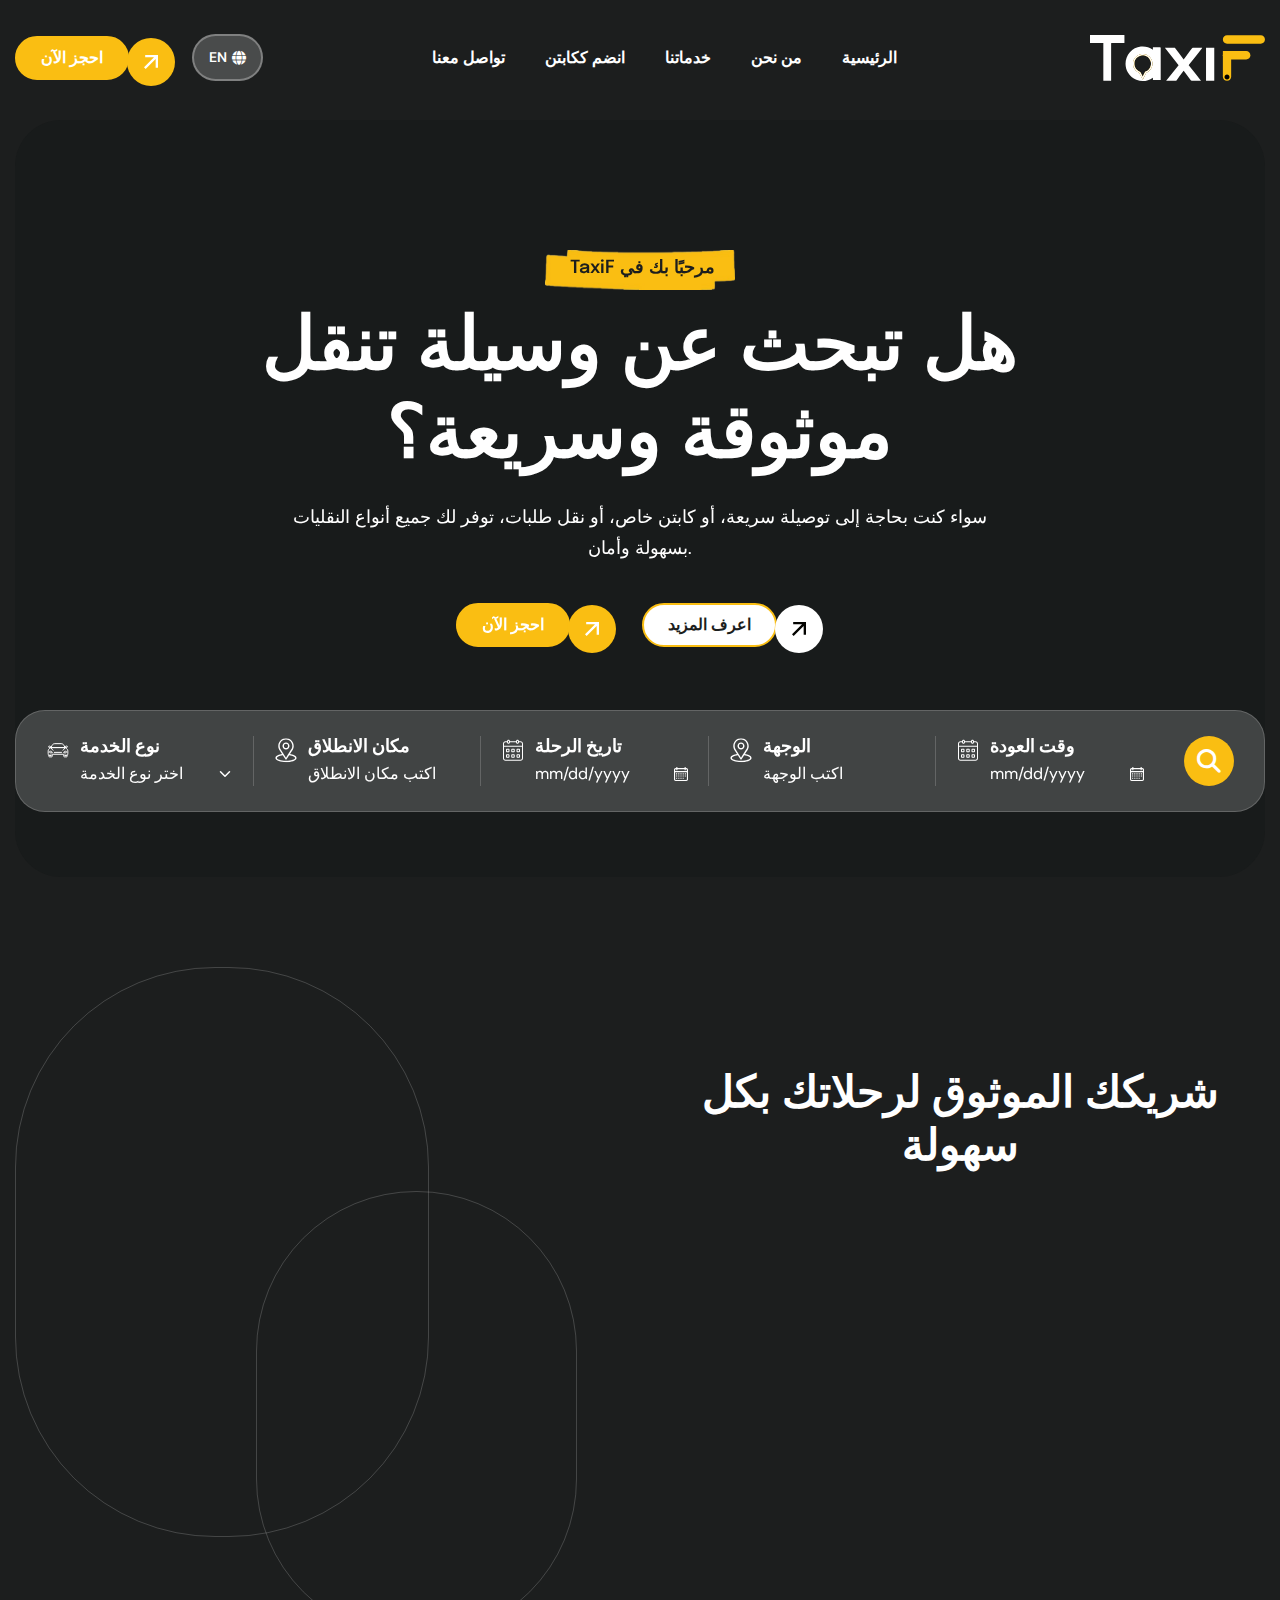
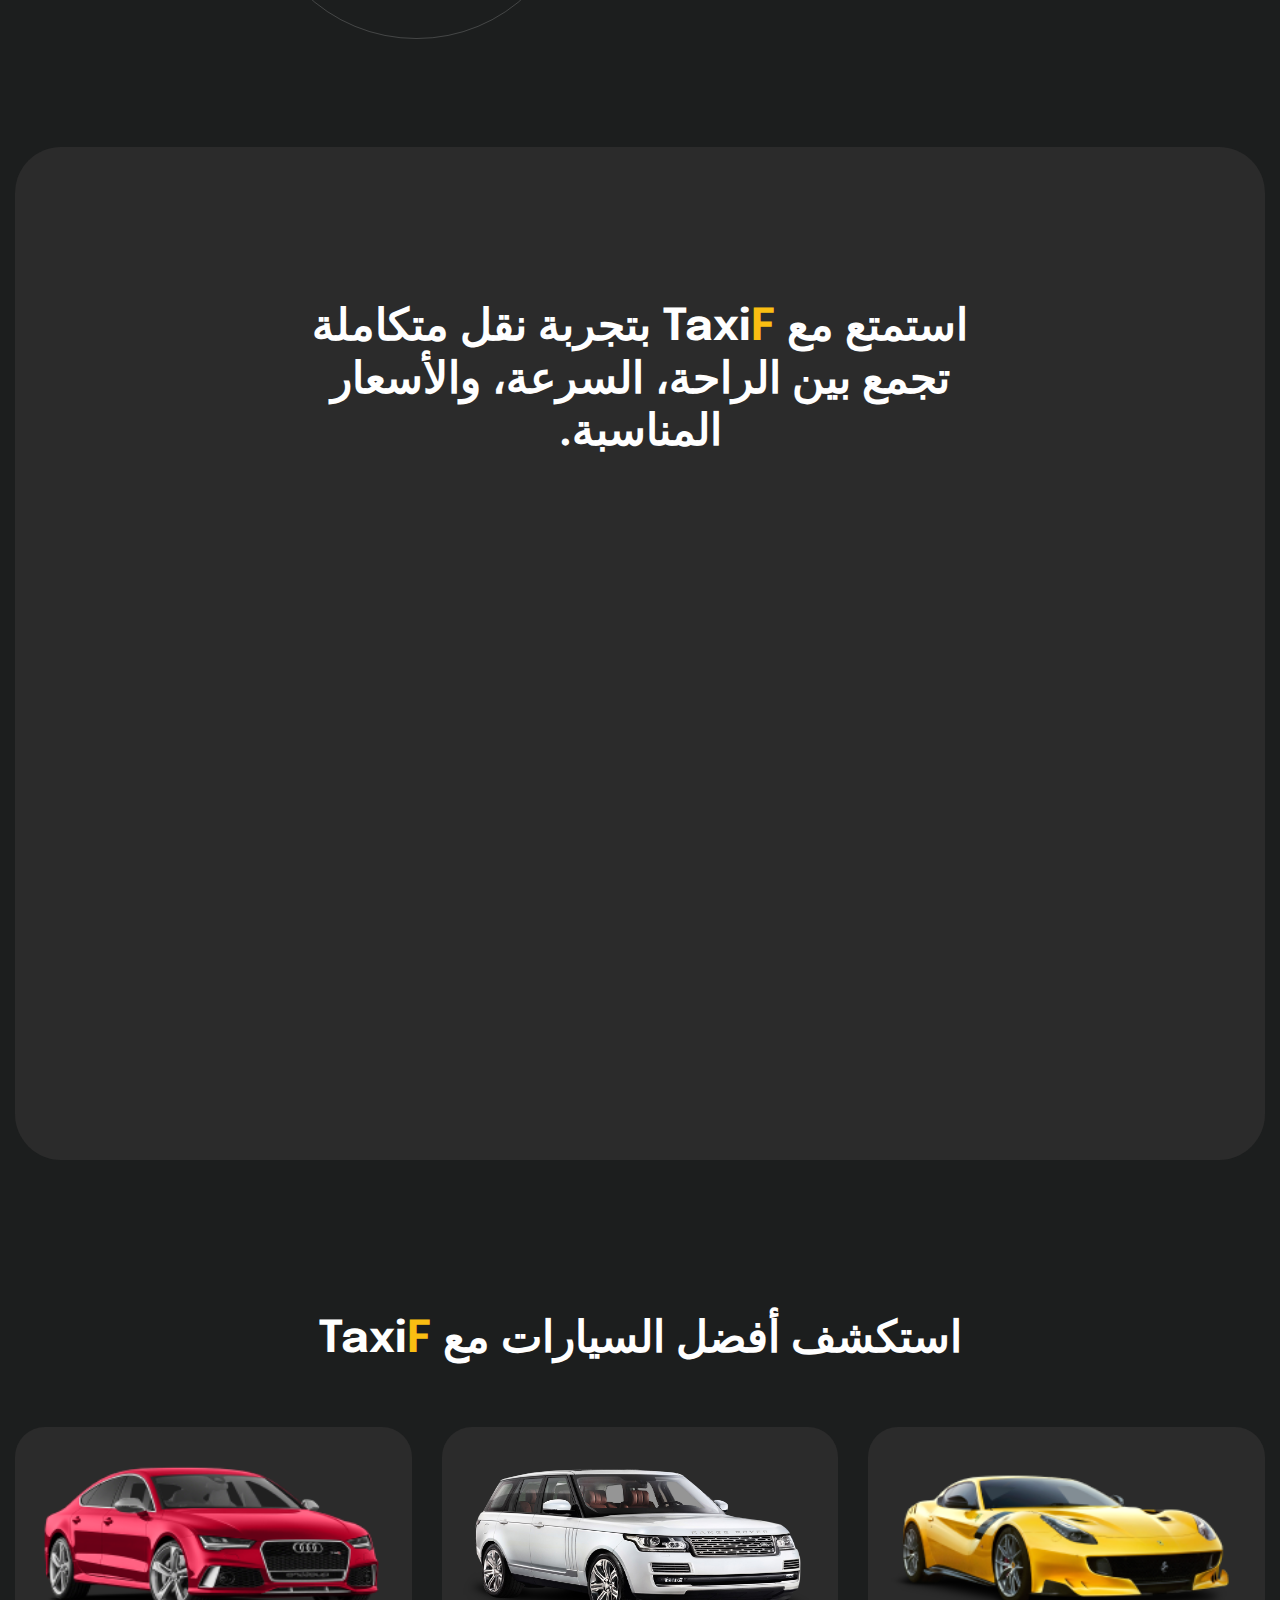
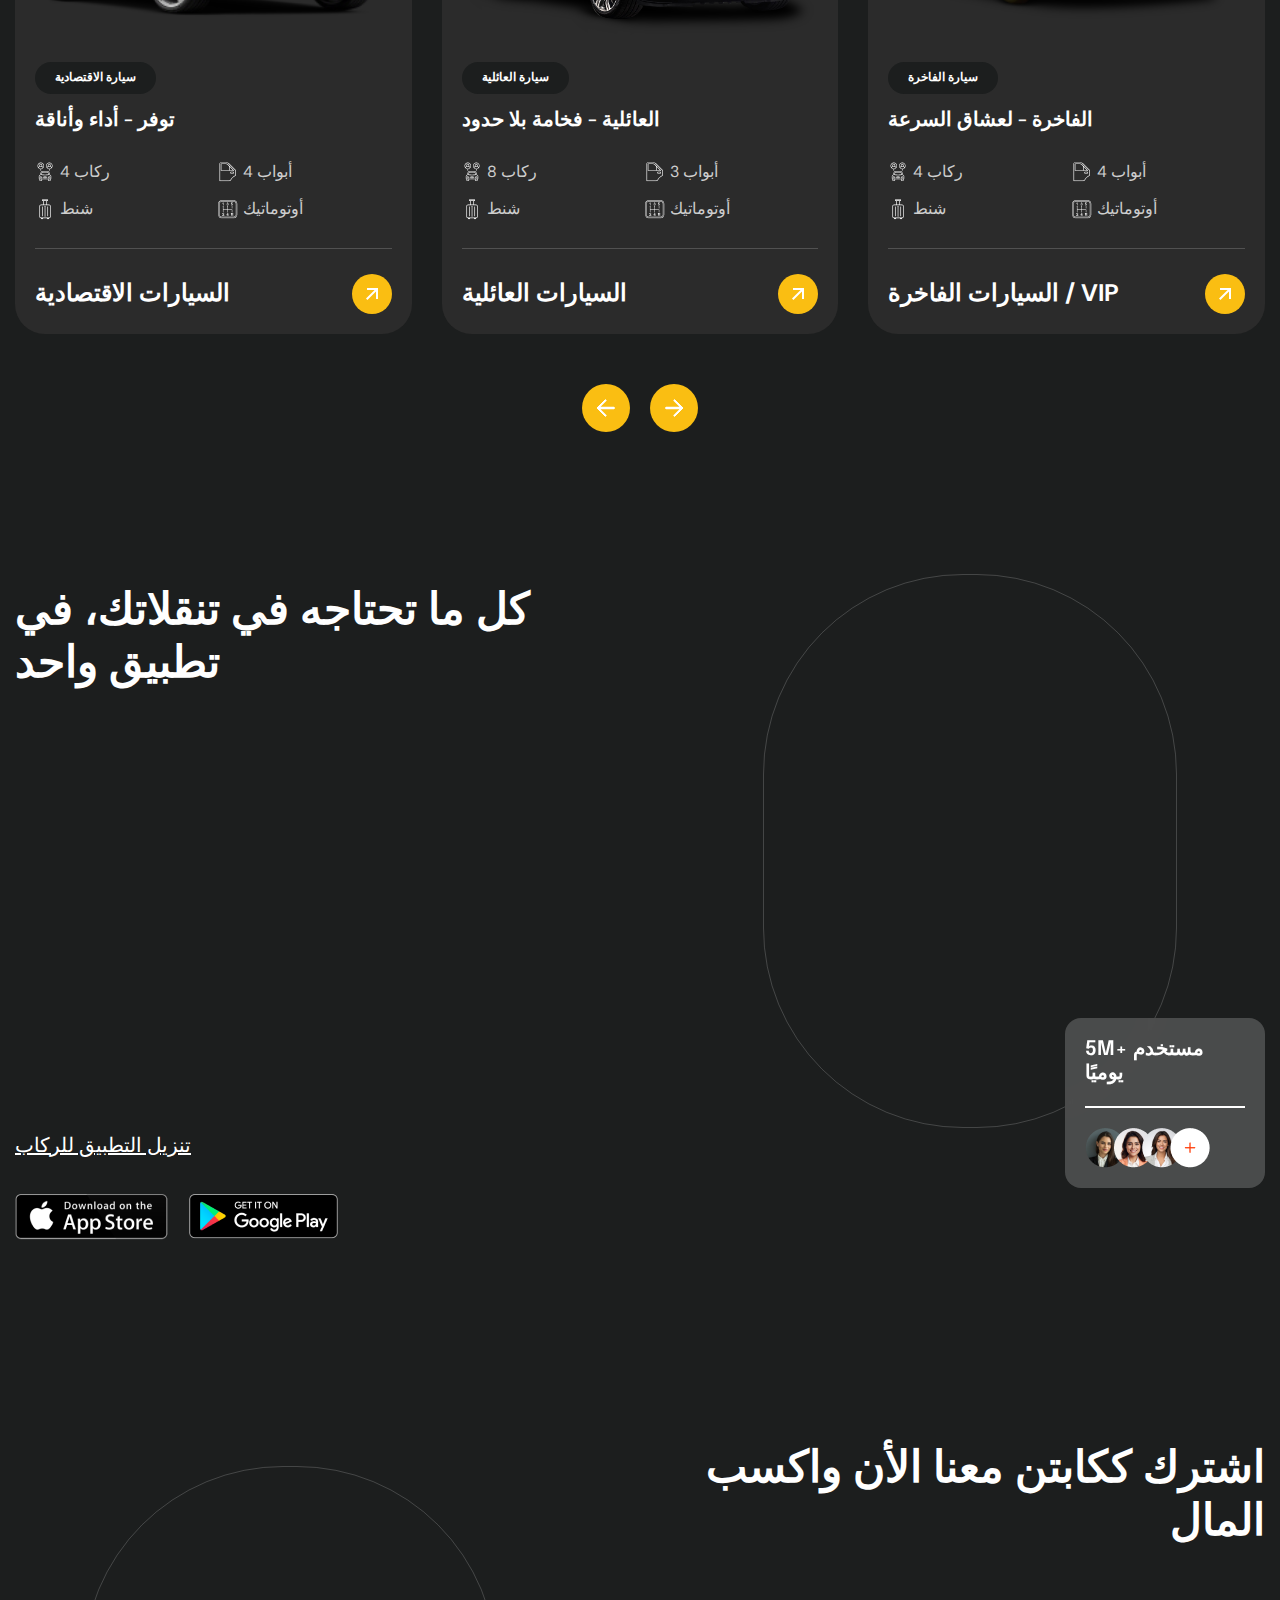
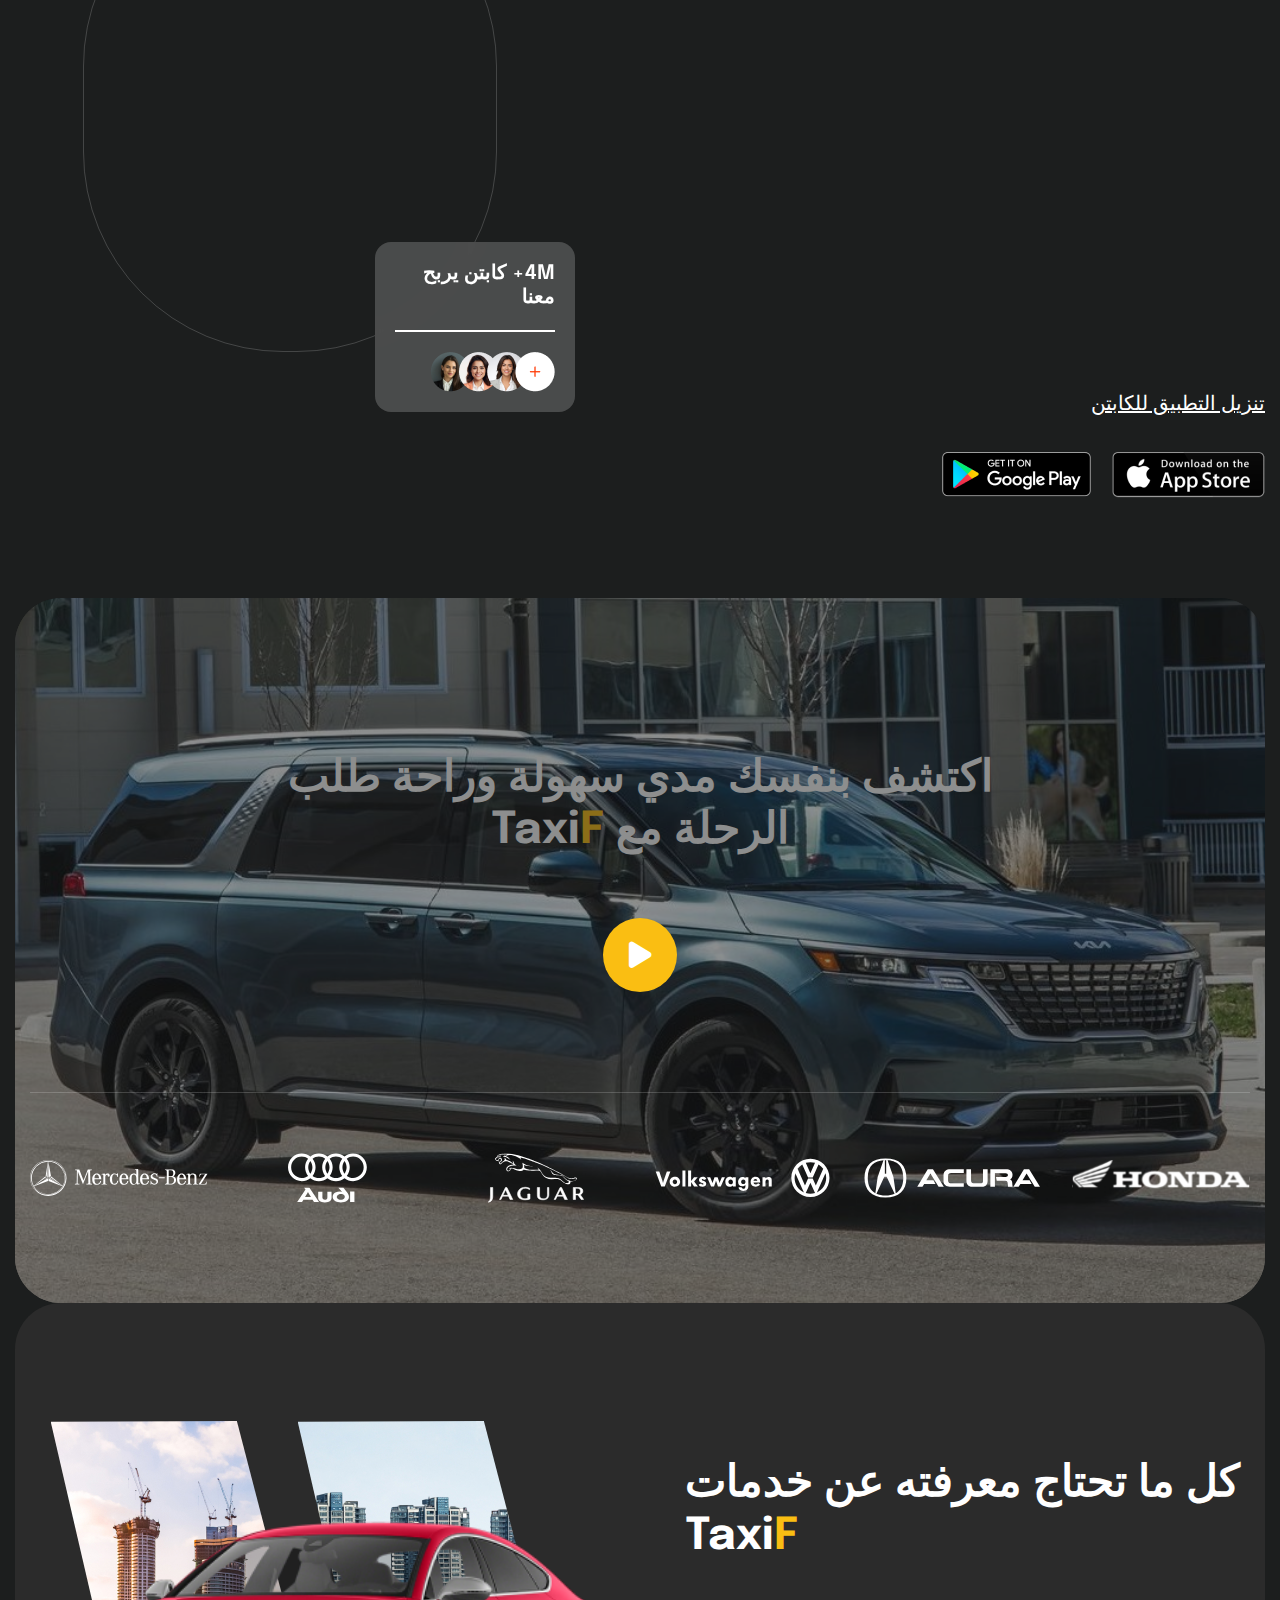
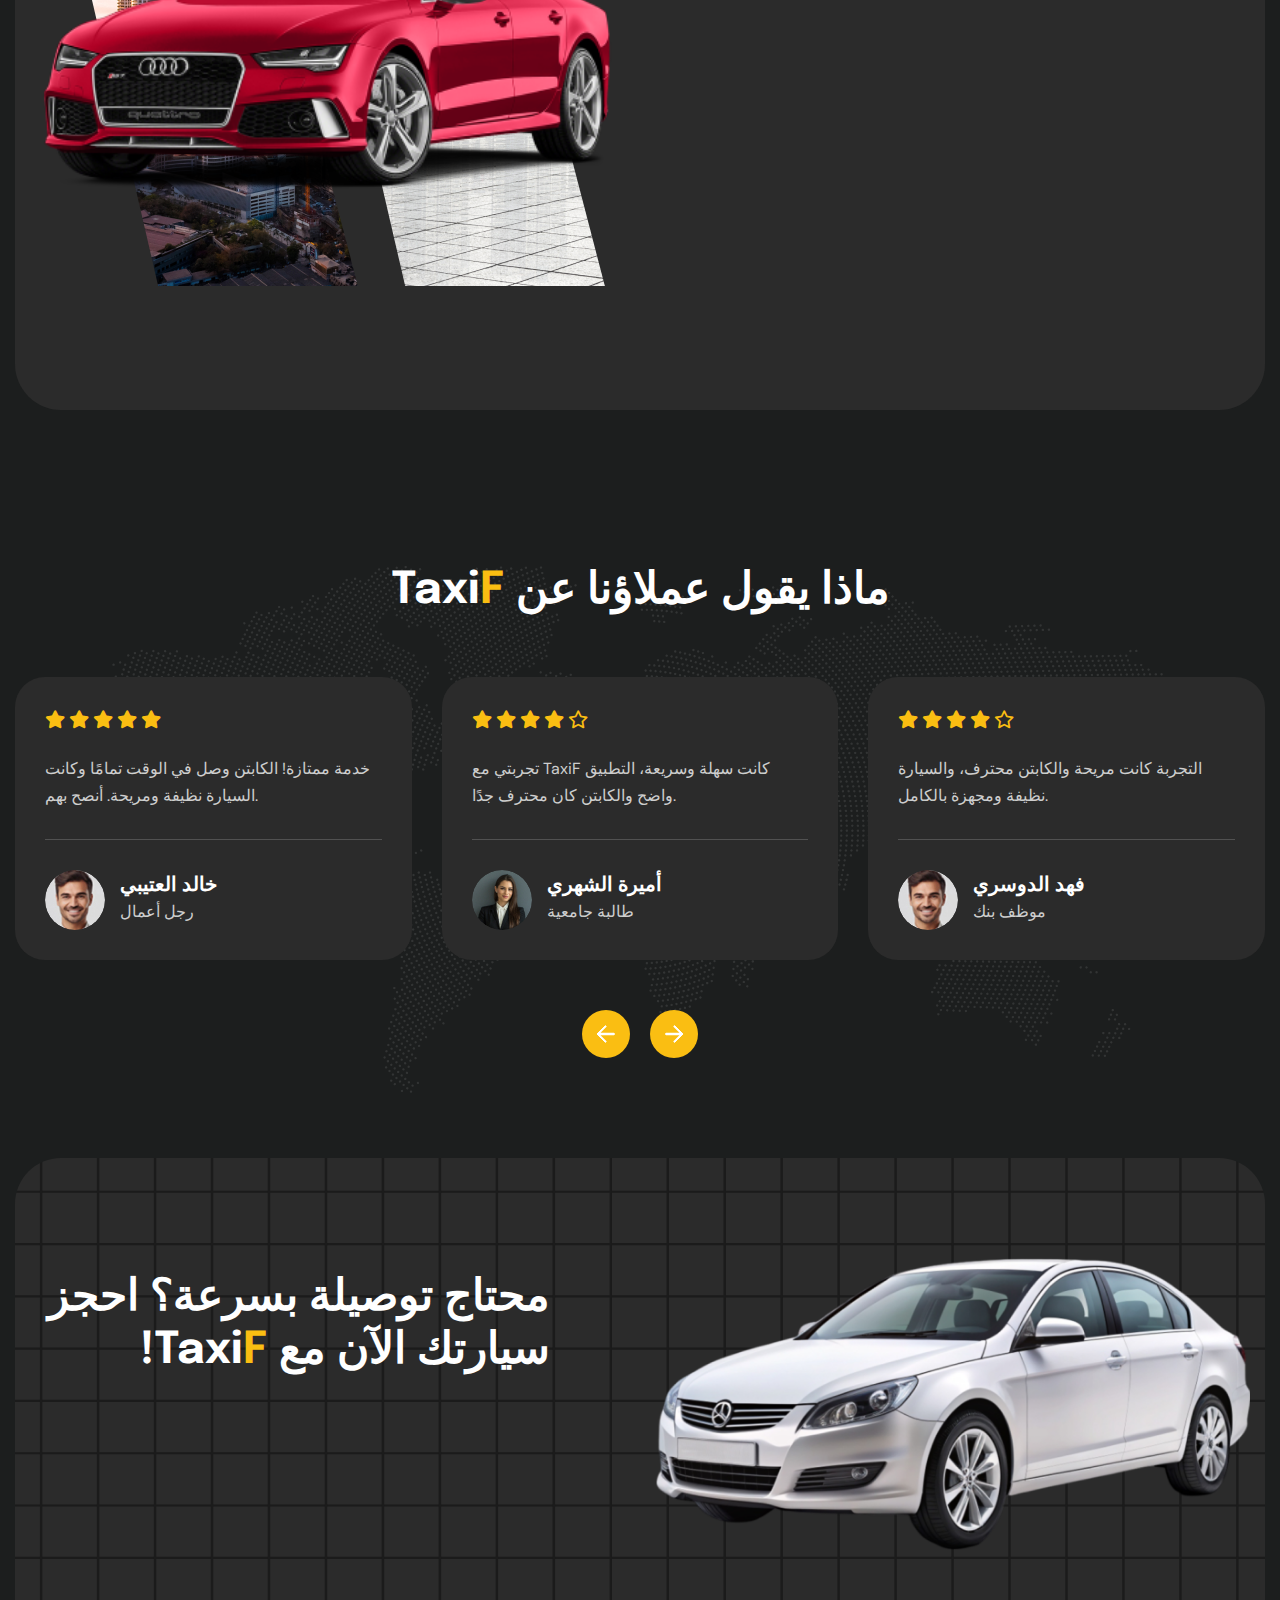
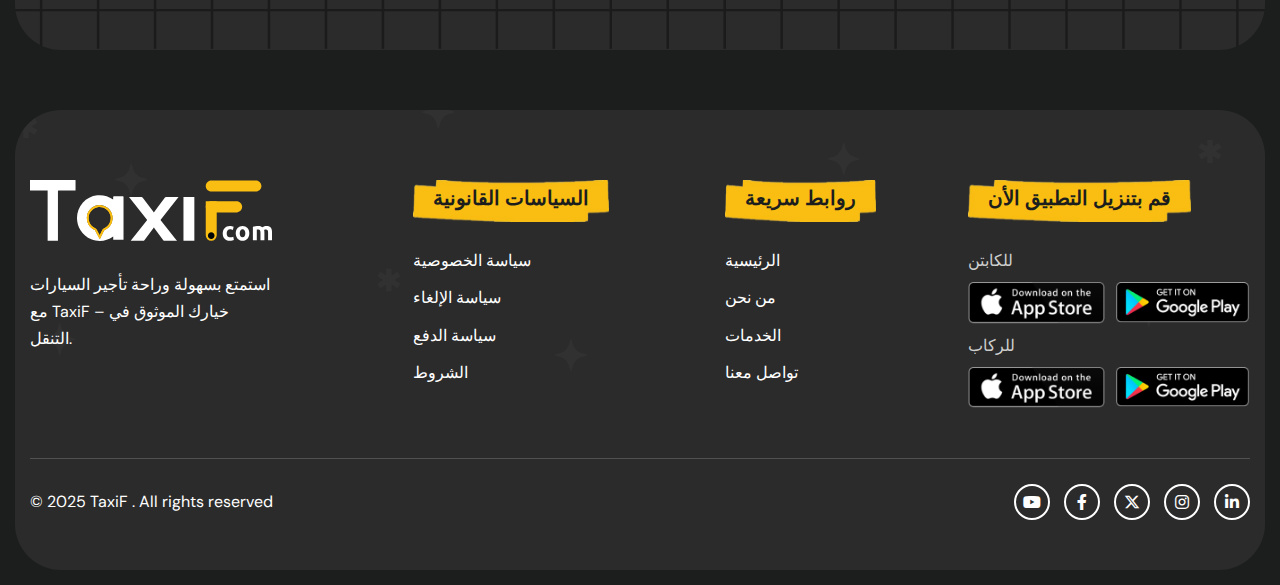
<file: index.html>
<!DOCTYPE html>
<html lang="ar">

<head>
    <!-- Meta -->
    <meta charset="utf-8">
    <meta http-equiv="X-UA-Compatible" content="IE=edge">
    <meta name="viewport" content="width=device-width, initial-scale=1.0">

    <!-- SEO Meta Tags -->
    <title>TaxiF - خدمات سيارات الأجرة ، كابتن خاص ،تكسي ، توصيل طلبات ، جميع أنواع النقليات</title>
    <meta name="description"
        content="احجز تكسي في دقائق. أو أصبح كابتنًا وكسب المال وفقًا لجدولك. TaxiF تجد لك طرقًا أفضل للتحرك والعمل والنجاح.">
    <meta name="keywords" content="Taxi, Taxif, Taxif.com, uber, careem, UKLON, UBER, BOLT, TAXIFY, YANDEX, Taxi First, taxi near me, lyft, cab, taxi driver, taxi airport, gogo, 838 , taxi service, taxi number, call a taxi, taxi numbers, taxi phone number, taxi phone, cheap taxi, order a taxi, taxi Vinnitsa, taxi, order, order a taxi, order a taxi online, taxi online, online taxi, online taxi, taxi online, taxi in vinnitsa, internet taxi vinnytsia, taxi vinnytsia internet, ordering an online taxi, ordering a taxi, ordering a taxi, calling a taxi, taxi call, taxi cheap, cheap taxi vinnitsa, dspdfnm nfrcb, nfrcb, nfrcb jykfqy
	taxi driver
	taxi
	taxi cab
	taxi near me
	taxi fare finder
	taxidermy
	taxi service
	taxi latino
	taxi dc
	taxi taxi
	taxidermy
	taxi driver blu ray
	taxi driver poster
	taxi driver
	taxi dvd
	taxi wallet
	taxidermy animals
	taxi toy
	taxi
	taxidermy supplies
	taxisnet
	taxi cab service near me
	tax.illinois.gov
	taxi driver
	taxi service
	crazy taxi
	american taxi
	taxi tv show
	taxidermy
	taxi driver movie
	taxi
	taxi driver
	taxi pitbull
	taxiwala full movie in telugu
	taxiwala songs
	taxi driver trailer
	taxi full episodes
	taxi theme song
	taxi gari loi
	taxi driver theme
	when was calcutta - taxi taxi taxi - created
	what is the difference between a taxi and the taxi
	a taxi co operative keeps records of taxi ownersof
	how do you say by taxi in spanish
	how do i track a taxi that i left something in wit
	what are the release dates for taxi taxi - 1924
	how do you buy a taxi
	who made up taxi taxi honk honk
	what are some cab service companies in toronto
	how can you go places on the sims
	taxicab
	taxi driver
	taxila
	taxicabs of new york city
	taxi (tv series)
	taxidermy
	taxicabs of the united states
	taxing and spending clause
	taxicabs by country
	taxicabs of the united kingdom
	taxi
	taxi service
	taxisnet
	taxi driver
	taxi fare finder
	taxi cab
	taxidermy
	taxi near me
	taxi finder
	taxidermy supplies
	taxi service near me
	taxi estimator">

    <meta name="author" content="Awaiken">

    <!-- Open Graph / Facebook -->
    <meta property="og:title"
        content="TaxiF - خدمات سيارات الأجرة ، كابتن خاص ،تكسي ، توصيل طلبات ، جميع أنواع النقليات" />
    <meta property="og:description"
        content="احجز تكسي في دقائق. أو أصبح كابتنًا وكسب المال وفقًا لجدولك. TaxiF تجد لك طرقًا أفضل للتحرك والعمل والنجاح." />
    <meta property="og:type" content="website" />
    <meta property="og:image" content="URL_TO_IMAGE.jpg" />
    <meta property="twitter:image" content="https://taxif.com/images/logo.svg" />

    <meta property="og:url" content="https://taxif.com/ar" />

    <!-- Twitter -->
    <meta property="twitter:title"
        content="TaxiF - خدمات سيارات الأجرة ، كابتن خاص ،تكسي ، توصيل طلبات ، جميع أنواع النقليات" />
    <meta property="twitter:description"
        content="احجز تكسي في دقائق. أو أصبح كابتنًا وكسب المال وفقًا لجدولك. TaxiF تجد لك طرقًا أفضل للتحرك والعمل والنجاح." />

    <!-- Favicon Icon -->
    <link rel="shortcut icon" type="image/x-icon" href="images/favicon.ico">

    <!-- Google Fonts Css-->
    <link rel="preconnect" href="https://fonts.googleapis.com">
    <link rel="preconnect" href="https://fonts.gstatic.com" crossorigin>
    <link
        href="https://fonts.googleapis.com/css2?family=DM+Sans:ital,opsz,wght@0,9..40,100..1000;1,9..40,100..1000&family=Epilogue:ital,wght@0,100..900;1,100..900&display=swap"
        rel="stylesheet">

    <!-- Bootstrap Css -->
    <link href="css/bootstrap.min.css" rel="stylesheet" media="screen">
    <!-- SlickNav Css -->
    <link href="css/slicknav.min.css" rel="stylesheet">
    <!-- Swiper Css -->
    <link rel="stylesheet" href="css/swiper-bundle.min.css">
    <!-- Font Awesome Icon Css-->
    <link href="css/all.css" rel="stylesheet" media="screen">
    <!-- Animated Css -->
    <link href="css/animate.css" rel="stylesheet">
    <!-- Magnific Popup Core Css File -->
    <link rel="stylesheet" href="css/magnific-popup.css">
    <!-- Mouse Cursor Css File -->
    <link rel="stylesheet" href="css/mousecursor.css">
    <!-- Main Custom Css -->
    <link href="css/custom.css" rel="stylesheet" media="screen">
</head>

<body>
    <!-- Preloader Start -->
    <div class="preloader">
        <div class="loading-container">
            <div class="loading"></div>
            <div id="loading-icon"><img src="images/loder.svg" alt=""></div>
        </div>
    </div>
    <!-- Preloader End -->

    <!-- Header Start -->
    <header class="main-header">
        <div class="header-sticky">
            <nav class="navbar navbar-expand-lg" dir="rtl">
                <div class="container">
                    <!-- Logo Start -->
                    <a class="navbar-brand" href="./">
                        <img src="images/logo.svg" alt="Logo">
                    </a>
                    <!-- Logo End -->

                    <!-- Main Menu Start -->
                    <div class="collapse navbar-collapse main-menu">
                        <div class="nav-menu-wrapper">
                            <ul class="navbar-nav mr-auto" id="menu">
                                <li class="nav-item"><a class="nav-link" href="#">الرئيسية</a></li>
                                <li class="nav-item"><a class="nav-link" href="#about-us">من نحن</a></li>
                                <li class="nav-item"><a class="nav-link" href="#service">خدماتنا</a></li>
                                <li class="nav-item"><a class="nav-link" href="#drivers">انضم ككابتن</a></li>
                                <li class="nav-item"><a class="nav-link" href="contact.html">تواصل معنا</a></li>
                            </ul>
                        </div>
                        <div class="language-toggle">
                            <button class="lang-btn" id="langToggle" onclick="toggleLanguage()">
                                <i class="fas fa-globe"></i>
                                <span id="langText">EN</span>
                            </button>
                        </div>
                        <!-- زر الحجز -->
                        <div class="header-btn d-inline-flex">
                            <a href="https://taxifukraine.ondelight.app/" class="btn-default">احجز الآن</a>
                        </div>
                    </div>
                    <div class="language-toggle mobile">
                        <button class="lang-btn" id="langToggleMobile" onclick="toggleLanguage()">
                            <i class="fas fa-globe"></i>
                            <span id="langTextMobile">EN</span>
                        </button>
                        <div class="navbar-toggle"></div>
                    </div>
                    <!-- Main Menu End -->
                </div>
            </nav>
            <div class="responsive-menu"></div>
        </div>
    </header>
    <!-- Header End -->

    <!-- Hero Video Section Start -->
    <div class="hero">
        <div class="hero-section bg-section hero-video">
            <!-- Video Start -->
            <div class="hero-bg-video">
                <!-- Selfhosted Video Start -->
                <!-- <video autoplay muted loop id="myVideo"><source src="images/hero-bg-video.mp4" type="video/mp4"></video> -->
                <div id="myVideo" style="padding:56.25% 0 0 0;position:relative;">
                    <iframe
                        src="https://player.vimeo.com/video/1109012478?autoplay=1&muted=1&loop=1&title=0&byline=0&portrait=0&badge=0&controls=0"
                        frameborder="0" allow="autoplay; fullscreen; picture-in-picture" allowfullscreen
                        style="position:absolute;top:0;left:0;width:100%;height:100%;">
                    </iframe>
                </div>

                <script src="https://player.vimeo.com/api/player.js"></script>
            </div>
            <!-- Video End -->
            <div class="container">
                <div class="row align-items-center vid">
                    <div class="col-lg-12">
                        <!-- Hero Content Start -->
                        <div class="hero-content text-right">
                            <div class="section-title">
                                <h3 class="wow fadeInUp highlights"> TaxiF مرحبًا بك في </h3>
                                <h1 class="text-anime-style-3" data-cursor="-opaque">هل تبحث عن وسيلة تنقل موثوقة
                                    وسريعة؟</h1>
                                <p class="wow fadeInUp" data-wow-delay="0.25s">
                                    سواء كنت بحاجة إلى توصيلة سريعة، أو كابتن خاص، أو نقل طلبات، توفر لك جميع أنواع
                                    النقليات بسهولة وأمان.
                                </p>
                            </div>
                            <div class="hero-content-body wow fadeInUp" data-wow-delay="0.5s">
                                <a href="https://taxifukraine.ondelight.app/" class="btn-default">احجز الآن</a>
                                <a href="about.html" class="btn-default btn-highlighted">اعرف المزيد</a>
                            </div>
                        </div>

                        <!-- Hero Content End -->
                    </div>
                </div>
            </div>
        </div>

        <!-- Rent Details Section Start -->
        <div class="rent-details Rent">
            <div class="container">
                <!-- Filter Form Start -->
                <form action="#" method="get">
                    <div class="row no-gutters align-items-center">
                        <div class="col-md-12">
                            <div class="rent-details-box">
                                <div class="rent-details-form">
                                    <!-- Rent Details Item Start -->
                                    <div class="rent-details-item">
                                        <div class="icon-box">
                                            <img src="images/icon-rent-details-1.svg" alt="">
                                        </div>
                                        <div class="rent-details-content">
                                            <h3>نوع الخدمة</h3>
                                            <select class="rent-details-form form-select">
                                                <option value="" disabled selected>اختر نوع الخدمة</option>
                                                <option value="taxi">سيارة</option>
                                                <option value="private_driver">كابتن خاص</option>
                                                <option value="delivery">توصيل طلبات</option>
                                                <option value="transportation">نقل بضائع</option>
                                            </select>
                                        </div>
                                    </div>
                                    <!-- Rent Details Item End -->

                                    <!-- Rent Details Item Start -->
                                    <div class="rent-details-item">
                                        <div class="icon-box">
                                            <img src="images/icon-rent-details-2.svg" alt="">
                                        </div>
                                        <div class="rent-details-content">
                                            <h3>مكان الانطلاق</h3>
                                            <input type="text" class="rent-details-form form-control"
                                                placeholder="اكتب مكان الانطلاق">
                                        </div>
                                    </div>
                                    <!-- Rent Details Item End -->

                                    <!-- Rent Details Item Start -->
                                    <div class="rent-details-item">
                                        <div class="icon-box">
                                            <img src="images/icon-rent-details-3.svg" alt="">
                                        </div>
                                        <div class="rent-details-content">
                                            <h3>تاريخ الرحلة</h3>
                                            <p><input type="text" name="date" placeholder="mm/dd/yyyy"
                                                    class="rent-details-form datepicker" required></p>
                                        </div>
                                    </div>
                                    <!-- Rent Details Item End -->

                                    <!-- Rent Details Item Start -->
                                    <div class="rent-details-item">
                                        <div class="icon-box">
                                            <img src="images/icon-rent-details-4.svg" alt="">
                                        </div>
                                        <div class="rent-details-content">
                                            <h3>الوجهة</h3>
                                            <input type="text" class="rent-details-form form-control"
                                                placeholder="اكتب الوجهة">

                                        </div>
                                    </div>
                                    <!-- Rent Details Item End -->

                                    <!-- Rent Details Item Start -->
                                    <div class="rent-details-item">
                                        <div class="icon-box">
                                            <img src="images/icon-rent-details-5.svg" alt="">
                                        </div>
                                        <div class="rent-details-content">
                                            <h3>وقت العودة</h3>
                                            <p><input type="text" name="date" placeholder="mm/dd/yyyy"
                                                    class="rent-details-form datepicker" required></p>
                                        </div>
                                    </div>
                                    <!-- Rent Details Item End -->

                                    <div class="rent-details-item rent-details-search">
                                        <a href="https://taxifukraine.ondelight.app/"><i
                                                class="fa-solid fa-magnifying-glass"></i></a>
                                    </div>
                                </div>

                            </div>
                        </div>
                    </div>
                </form>
                <!-- Filter Form End -->
            </div>
        </div>
        <!-- Rent Details Section End -->
    </div>
    <!-- Hero Video Section End -->

    <!-- About Us Section Start -->
    <div class="about-us" id="about-us">
        <div class="container">
            <div class="row align-items-center">
                <div class="col-lg-6">
                    <!-- About Us Image Start -->
                    <div class="about-image">
                        <!-- About Image Start -->
                        <div class="about-img-1">
                            <figure class="reveal">
                                <img src="images/about-img-1.jpg" alt="">
                            </figure>
                        </div>
                        <!-- About Image End -->

                        <!-- About Image Start -->
                        <div class="about-img-2">
                            <figure class="reveal">
                                <img src="images/about-img-2.jpg" alt="">
                            </figure>
                        </div>
                        <!-- About Image End -->
                    </div>
                    <!-- About Us Image End -->
                </div>

                <div class="col-lg-6">
                    <!-- About Us Content Start -->
                    <div class="about-content">
                        <!-- Section Title Start -->
                        <div class="section-title text-center">
                            <h3 class="wow fadeInUp highlights">من نحن</h3>
                            <h2 class="text-anime-style-3" data-cursor="-opaque">
                                شريكك الموثوق لرحلاتك بكل سهولة
                            </h2>
                            <p class="wow fadeInUp" data-wow-delay="0.25s" dir="rtl">
                                في
                                <span>TaxiF</span>
                                نؤمن بتوفير خدمة نقل احترافية، آمنة وسهلة الوصول. سواء كنت بحاجة
                                إلى لرحلة للعمل أو الترفيه، نوفر لك
                                كابتن موثوقين لتوصيلك الي جهتك بسرعة وراحة.
                            </p>
                        </div>
                        <!-- Section Title End -->

                        <!-- About Content Body Start -->
                        <div class="about-content-body">
                            <!-- Trusted Booking Box -->
                            <div class="about-trusted-booking wow fadeInUp" data-wow-delay="0.5s">
                                <div class="icon-box">
                                    <img src="images/icon-about-trusted-1.svg" alt="سهولة الحجز">
                                </div>
                                <div class="trusted-booking-content">
                                    <h3>عملية حجز الرحلة سهلة وسريعة</h3>
                                    <p>قمنا بتبسيط خطوات طلب الرحلة لتصبح أكثر سلاسة وأمانًا، مما يمنحك تجربة مريحة دون
                                        أي
                                        تعقيدات.</p>
                                </div>
                            </div>

                            <!-- Trusted Pickup & Return Box -->
                            <div class="about-trusted-booking wow fadeInUp" data-wow-delay="0.75s">
                                <div class="icon-box">
                                    <img src="images/icon-about-trusted-2.svg" alt="سهولة الاستلام والتسليم">
                                </div>
                                <div class="trusted-booking-content">
                                    <h3>راحة في الوصول والانطلاق</h3>
                                    <p>
                                        نقدم لك تجربة سلسة في الانطلاق من موقعك والوصول الي وجهتك في الوقت الذي يناسبك
                                        مع متابعة دقيقة للرحلة.
                                    </p>
                                </div>
                            </div>
                        </div>
                        <!-- About Content Body End -->

                        <!-- About Content Footer Start -->
                        <div class="about-content-footer wow fadeInUp text-center" data-wow-delay="1s">
                            <a href="about.html" class="btn-default"> اعرف المذيد </a>
                        </div>
                        <!-- About Content Footer End -->
                    </div>

                    <!-- About Us Content End -->
                </div>
            </div>
        </div>
    </div>
    <!-- About Us Section End -->

    <!-- Our Services Section Start -->
    <div class="our-services bg-section" id="service">
        <div class="container">
            <div class="row section-row">
                <div class="col-lg-12">
                    <!-- Section Title Start -->
                    <div class="section-title text-center">
                        <h3 class="wow fadeInUp highlights ser">خدماتنا</h3>
                        <h2 class="text-anime-style-3" data-cursor="-opaque" dir="rtl">
                            استمتع مع <span>Taxi<span style="color: #fabe12;">F</span></span> بتجربة نقل متكاملة تجمع
                            بين الراحة، السرعة، والأسعار المناسبة.
                        </h2>
                    </div>
                    <!-- Section Title End -->
                </div>
            </div>

            <div class="row">
                <!-- خدمة 1 -->
                <div class="col-lg-3 col-md-6">
                    <div class="service-item wow fadeInUp">
                        <div class="icon-box">
                            <img src="images/icon-service-1.svg" alt="طلب سيارة فوري">
                        </div>
                        <div class="service-content">
                            <h3>طلب سيارة فوري</h3>
                            <p>احجز رحلتك بسهولة عبر تطبيق أو موقع TaxiF، وكابتننا يصل إليك في دقائق.</p>
                        </div>
                        <div class="service-footer">
                            <a href="#" class="section-icon-btn"><img src="images/arrow-white.svg" alt="arrow"></a>
                        </div>
                    </div>
                </div>

                <!-- خدمة 2 -->
                <div class="col-lg-3 col-md-6">
                    <div class="service-item wow fadeInUp" data-wow-delay="0.25s">
                        <div class="icon-box">
                            <img src="images/icon-service-2.svg" alt="تأجير سيارات للأعمال">
                        </div>
                        <div class="service-content">
                            <h3>خدمات النقل للأعمال</h3>
                            <p>حلول نقل مرنة للشركات والمؤسسات مع خطط مخصصة لتلبية احتياجات فرق العمل.</p>
                        </div>
                        <div class="service-footer">
                            <a href="#" class="section-icon-btn"><img src="images/arrow-white.svg" alt="arrow"></a>
                        </div>
                    </div>
                </div>

                <!-- خدمة 3 -->
                <div class="col-lg-3 col-md-6">
                    <div class="service-item wow fadeInUp" data-wow-delay="0.5s">
                        <div class="icon-box">
                            <img src="images/icon-service-3.svg" alt="خدمة التوصيل من وإلى المطار">
                        </div>
                        <div class="service-content">
                            <h3>التوصيل من وإلى المطار</h3>
                            <p>ابدأ رحلتك أو اختتمها براحة تامة مع خدمة التوصيل الفوري من وإلى المطار.</p>
                        </div>
                        <div class="service-footer">
                            <a href="#" class="section-icon-btn"><img src="images/arrow-white.svg" alt="arrow"></a>
                        </div>
                    </div>
                </div>

                <!-- خدمة 4 -->
                <div class="col-lg-3 col-md-6">
                    <div class="service-item wow fadeInUp" data-wow-delay="0.75s">
                        <div class="icon-box">
                            <img src="images/icon-service-4.svg" alt="خدمة الكابتن الخاص">
                        </div>
                        <div class="service-content">
                            <h3>كابتن خاص بالطلب</h3>
                            <p>كابتن محترفون لمرافقتك في تنقلاتك اليومية أو رحلاتك الخاصة داخل وخارج المدينة.</p>
                        </div>
                        <div class="service-footer">
                            <a href="#" class="section-icon-btn"><img src="images/arrow-white.svg" alt="arrow"></a>
                        </div>
                    </div>
                </div>

                <!-- Footer -->
                <div class="col-lg-12">
                    <div class="services-box-footer wow fadeInUp text-center" data-wow-delay="1s">
                        <p dir="rtl">مع TaxiF،
                            استمتع بخدمات نقل مريحة ومتنوعة من الرحلات الاقتصادية إلى الفاخرة، مع خطط مرنة
                            تناسب الجميع.</p>
                        <a href="#" class="btn-default">عرض جميع الخدمات</a>
                    </div>
                </div>
            </div>
        </div>
    </div>

    <!-- Our Services Section End -->

    <!-- Perfect Fleets Section Start -->
    <div class="perfect-fleet bg-section">
        <div class="container-fluid">
            <div class="row section-row">
                <div class="col-lg-12">
                    <!-- Section Title Start -->
                    <div class="section-title">
                        <h3 class="wow fadeInUp highlights fle">أسطولنا</h3>
                        <h2 class="text-anime-style-3" data-cursor="-opaque" dir="rtl">
                            استكشف أفضل السيارات مع <span>Taxi<span style="color: #fabe12;">F</span></span>
                        </h2>
                    </div>
                    <!-- Section Title End -->
                </div>
            </div>

            <div class="row">
                <div class="col-lg-12">
                    <!-- Testimonial Slider Start -->
                    <div class="car-details-slider">
                        <div class="swiper">
                            <div class="swiper-wrapper" data-cursor-text="اسحب">

                                <!-- Slide 1 -->
                                <div class="swiper-slide">
                                    <div class="perfect-fleet-item">
                                        <div class="image-box">
                                            <img src="images/perfect-fleet-img-2.png" alt="">
                                        </div>
                                        <div class="perfect-fleet-content">
                                            <div class="perfect-fleet-title">
                                                <h3 data-ar="سيارة الاقتصادية" data-en="Economy Car">سيارة الاقتصادية
                                                </h3>
                                                <h2 data-ar="توفر - أداء وأناقة"
                                                    data-en="Affordable - Performance & Style">توفر - أداء وأناقة</h2>
                                            </div>
                                            <div class="perfect-fleet-body">
                                                <ul>
                                                    <li><img src="images/icon-fleet-list-1.svg" alt=""><span
                                                            data-ar="4 ركاب" data-en="4 Passengers">4 ركاب</span></li>
                                                    <li><img src="images/icon-fleet-list-2.svg" alt=""><span
                                                            data-ar="4 أبواب" data-en="4 Doors">4 أبواب</span></li>
                                                    <li><img src="images/icon-fleet-list-3.svg" alt=""><span
                                                            data-ar="شنط" data-en="Bags">شنط</span></li>
                                                    <li><img src="images/icon-fleet-list-4.svg" alt=""><span
                                                            data-ar="أوتوماتيك" data-en="Automatic">أوتوماتيك</span>
                                                    </li>
                                                </ul>
                                            </div>
                                            <div class="perfect-fleet-footer">
                                                <div class="perfect-fleet-pricing">
                                                    <h2 data-ar="السيارات الاقتصادية" data-en="Economy Cars">السيارات
                                                        الاقتصادية</h2>
                                                </div>
                                                <div class="perfect-fleet-btn">
                                                    <a href="#" class="section-icon-btn"><img
                                                            src="images/arrow-white.svg" alt=""></a>
                                                </div>
                                            </div>
                                        </div>
                                    </div>
                                </div>

                                <!-- Slide 2 -->
                                <div class="swiper-slide">
                                    <div class="perfect-fleet-item">
                                        <div class="image-box">
                                            <img src="images/perfect-fleet-img-5.png" alt="">
                                        </div>
                                        <div class="perfect-fleet-content">
                                            <div class="perfect-fleet-title">
                                                <h3 data-ar="سيارة العائلية" data-en="Family Car">سيارة العائلية</h3>
                                                <h2 data-ar="العائلية - فخامة بلا حدود"
                                                    data-en="Family - Unlimited Luxury">العائلية - فخامة بلا حدود</h2>
                                            </div>
                                            <div class="perfect-fleet-body">
                                                <ul>
                                                    <li><img src="images/icon-fleet-list-1.svg" alt=""><span
                                                            data-ar="8 ركاب" data-en="8 Passengers">8 ركاب</span></li>
                                                    <li><img src="images/icon-fleet-list-2.svg" alt=""><span
                                                            data-ar="3 أبواب" data-en="3 Doors">3 أبواب</span></li>
                                                    <li><img src="images/icon-fleet-list-3.svg" alt=""><span
                                                            data-ar="شنط" data-en="Bags">شنط</span></li>
                                                    <li><img src="images/icon-fleet-list-4.svg" alt=""><span
                                                            data-ar="أوتوماتيك" data-en="Automatic">أوتوماتيك</span>
                                                    </li>
                                                </ul>
                                            </div>
                                            <div class="perfect-fleet-footer">
                                                <div class="perfect-fleet-pricing">
                                                    <h2 data-ar="السيارات العائلية" data-en="Family Cars">السيارات
                                                        العائلية</h2>
                                                </div>
                                                <div class="perfect-fleet-btn">
                                                    <a href="#" class="section-icon-btn"><img
                                                            src="images/arrow-white.svg" alt=""></a>
                                                </div>
                                            </div>
                                        </div>
                                    </div>
                                </div>

                                <!-- Slide 3 -->
                                <div class="swiper-slide">
                                    <div class="perfect-fleet-item">
                                        <div class="image-box">
                                            <img src="images/perfect-fleet-img-3.png" alt="">
                                        </div>
                                        <div class="perfect-fleet-content">
                                            <div class="perfect-fleet-title">
                                                <h3 data-ar="سيارة الفاخرة" data-en="Luxury Car">سيارة الفاخرة</h3>
                                                <h2 data-ar="الفاخرة - لعشاق السرعة"
                                                    data-en="Luxury - For Speed Lovers">الفاخرة - لعشاق السرعة</h2>
                                            </div>
                                            <div class="perfect-fleet-body">
                                                <ul>
                                                    <li><img src="images/icon-fleet-list-1.svg" alt=""><span
                                                            data-ar="4 ركاب" data-en="4 Passengers">4 ركاب</span></li>
                                                    <li><img src="images/icon-fleet-list-2.svg" alt=""><span
                                                            data-ar="4 أبواب" data-en="4 Doors">4 أبواب</span></li>
                                                    <li><img src="images/icon-fleet-list-3.svg" alt=""><span
                                                            data-ar="شنط" data-en="Bags">شنط</span></li>
                                                    <li><img src="images/icon-fleet-list-4.svg" alt=""><span
                                                            data-ar="أوتوماتيك" data-en="Automatic">أوتوماتيك</span>
                                                    </li>
                                                </ul>
                                            </div>
                                            <div class="perfect-fleet-footer">
                                                <div class="perfect-fleet-pricing">
                                                    <h2 data-ar="السيارات الفاخرة / VIP" data-en="Luxury / VIP Cars">
                                                        السيارات الفاخرة / VIP</h2>
                                                </div>
                                                <div class="perfect-fleet-btn">
                                                    <a href="#" class="section-icon-btn"><img
                                                            src="images/arrow-white.svg" alt=""></a>
                                                </div>
                                            </div>
                                        </div>
                                    </div>
                                </div>

                                <!-- Slide 4 -->
                                <div class="swiper-slide">
                                    <div class="perfect-fleet-item">
                                        <div class="image-box">
                                            <img src="images/perfect-fleet-img-4.png" alt="">
                                        </div>
                                        <div class="perfect-fleet-content">
                                            <div class="perfect-fleet-title">
                                                <h3 data-ar="سيارة عادية" data-en="Standard Car">سيارة عادية</h3>
                                                <h2 data-ar="عادية - مثالية للمدينة"
                                                    data-en="Standard - Perfect for City">عادية - مثالية للمدينة</h2>
                                            </div>
                                            <div class="perfect-fleet-body">
                                                <ul>
                                                    <li><img src="images/icon-fleet-list-1.svg" alt=""><span
                                                            data-ar="4 ركاب" data-en="4 Passengers">4 ركاب</span></li>
                                                    <li><img src="images/icon-fleet-list-2.svg" alt=""><span
                                                            data-ar="4 أبواب" data-en="4 Doors">4 أبواب</span></li>
                                                    <li><img src="images/icon-fleet-list-3.svg" alt=""><span
                                                            data-ar="شنط" data-en="Bags">شنط</span></li>
                                                    <li><img src="images/icon-fleet-list-4.svg" alt=""><span
                                                            data-ar="أوتوماتيك" data-en="Automatic">أوتوماتيك</span>
                                                    </li>
                                                </ul>
                                            </div>
                                            <div class="perfect-fleet-footer">
                                                <div class="perfect-fleet-pricing">
                                                    <h2 data-ar="السيارات الصغيرة" data-en="Small Cars">السيارات الصغيرة
                                                    </h2>
                                                </div>
                                                <div class="perfect-fleet-btn">
                                                    <a href="#" class="section-icon-btn"><img
                                                            src="images/arrow-white.svg" alt=""></a>
                                                </div>
                                            </div>
                                        </div>
                                    </div>
                                </div>

                                <!-- Slide 5 -->
                                <div class="swiper-slide">
                                    <div class="perfect-fleet-item">
                                        <div class="image-box">
                                            <img src="images/perfect-fleet-img-6.png" alt="">
                                        </div>
                                        <div class="perfect-fleet-content">
                                            <div class="perfect-fleet-title">
                                                <h3 data-ar="سيارة العائلية الكبيرة" data-en="Large Family Car">سيارة
                                                    العائلية الكبيرة</h3>
                                                <h2 data-ar="العائلية - للمجموعات الكبيرة"
                                                    data-en="Family - For Large Groups">العائلية - للمجموعات الكبيرة
                                                </h2>
                                            </div>
                                            <div class="perfect-fleet-body">
                                                <ul>
                                                    <li><img src="images/icon-fleet-list-1.svg" alt=""><span
                                                            data-ar="8 ركاب" data-en="8 Passengers">8 ركاب</span></li>
                                                    <li><img src="images/icon-fleet-list-2.svg" alt=""><span
                                                            data-ar="3 أبواب" data-en="3 Doors">3 أبواب</span></li>
                                                    <li><img src="images/icon-fleet-list-3.svg" alt=""><span
                                                            data-ar="شنط" data-en="Bags">شنط</span></li>
                                                    <li><img src="images/icon-fleet-list-4.svg" alt=""><span
                                                            data-ar="أوتوماتيك" data-en="Automatic">أوتوماتيك</span>
                                                    </li>
                                                </ul>
                                            </div>
                                            <div class="perfect-fleet-footer">
                                                <div class="perfect-fleet-pricing">
                                                    <h2 data-ar="السيارات العائلية الكبيرة" data-en="Large Family Cars">
                                                        السيارات العائلية الكبيرة</h2>
                                                </div>
                                                <div class="perfect-fleet-btn">
                                                    <a href="#" class="section-icon-btn"><img
                                                            src="images/arrow-white.svg" alt=""></a>
                                                </div>
                                            </div>
                                        </div>
                                    </div>
                                </div>

                                <!-- Slide 6 -->
                                <div class="swiper-slide">
                                    <div class="perfect-fleet-item">
                                        <div class="image-box">
                                            <img src="images/perfect-fleet-img-4.png" alt="">
                                        </div>
                                        <div class="perfect-fleet-content">
                                            <div class="perfect-fleet-title">
                                                <h3 data-ar="الدفع الرباعي" data-en="4x4 Vehicle">الدفع الرباعي</h3>
                                                <h2 data-ar="الدفع الرباعي - مثالية للمدينة"
                                                    data-en="4x4 - Perfect for City">الدفع الرباعي - مثالية للمدينة</h2>
                                            </div>
                                            <div class="perfect-fleet-body">
                                                <ul>
                                                    <li><img src="images/icon-fleet-list-1.svg" alt=""><span
                                                            data-ar="4 ركاب" data-en="4 Passengers">4 ركاب</span></li>
                                                    <li><img src="images/icon-fleet-list-2.svg" alt=""><span
                                                            data-ar="4 أبواب" data-en="4 Doors">4 أبواب</span></li>
                                                    <li><img src="images/icon-fleet-list-3.svg" alt=""><span
                                                            data-ar="شنط" data-en="Bags">شنط</span></li>
                                                    <li><img src="images/icon-fleet-list-4.svg" alt=""><span
                                                            data-ar="أوتوماتيك" data-en="Automatic">أوتوماتيك</span>
                                                    </li>
                                                </ul>
                                            </div>
                                            <div class="perfect-fleet-footer">
                                                <div class="perfect-fleet-pricing">
                                                    <h2 data-ar="الدفع الرباعي 4*4" data-en="4x4 Vehicles">الدفع الرباعي
                                                        4*4</h2>
                                                </div>
                                                <div class="perfect-fleet-btn">
                                                    <a href="#" class="section-icon-btn"><img
                                                            src="images/arrow-white.svg" alt=""></a>
                                                </div>
                                            </div>
                                        </div>
                                    </div>
                                </div>

                            </div>

                            <!-- Navigation Buttons -->
                            <div class="car-details-btn">
                                <div class="car-button-prev"></div>
                                <div class="car-button-next"></div>
                            </div>

                        </div>
                    </div>
                    <!-- Testimonial Slider End -->
                </div>
            </div>
        </div>
    </div>

    <!-- Perfect Fleets Section End -->

    <!-- Luxury Collection Section Start -->

    <!-- Luxury Collection Section End -->

    <!-- How It Work Section Start -->
    <div class="how-it-work">
        <div class="container">
            <div class="row align-items-center">
                <div class="col-lg-6">
                    <!-- How Work Content Start -->
                    <div class="how-work-content">
                        <!-- Section Title Start -->
                        <div class="section-title">
                            <h3 class="wow fadeInUp highlights cus" dir="rtl">كيف يستخدام ركاب TaxiF ؟</h3>
                            <h2 class="text-anime-style-3" data-cursor="-opaque">كل ما تحتاجه في تنقلاتك، في تطبيق واحد
                            </h2>
                            <p class="wow fadeInUp" data-wow-delay="0.25s">
                                احجز سيارة بسهولة عبر المتصفح أو التطبيق، تابع موقع الكابتن مباشر، ادفع بالطريقة
                                اللي تريحك، واعرف تكلفة الرحلة قبل الانطلاق.
                            </p>
                        </div>
                        <!-- Section Title End -->

                        <!-- How Work Accordion Start -->
                        <div class="how-work-accordion" id="workaccordion">
                            <!-- Step 1 -->
                            <div class="accordion-item wow fadeInUp" data-wow-delay="0.5s">
                                <div class="icon-box">
                                    <img src="images/icon-how-it-work-1.svg" alt="">
                                </div>
                                <h2 class="accordion-header" id="workheading1">
                                    <button class="accordion-button" type="button" data-bs-toggle="collapse"
                                        data-bs-target="#workcollapse1" aria-expanded="true"
                                        aria-controls="workcollapse1">
                                        إحجز من المتصفح أو التطبيق
                                    </button>
                                </h2>
                                <div id="workcollapse1" class="accordion-collapse collapse show"
                                    aria-labelledby="workheading1" data-bs-parent="#workaccordion">
                                    <div class="accordion-body">
                                        <p dir="rtl">افتح تطبيق TaxiF أو المتصفح، اختر موقعك ووجهتك، ثم اضغط "طلب" لتبدأ
                                            رحلتك
                                            فورًا.</p>
                                    </div>
                                </div>
                            </div>

                            <!-- Step 2 -->
                            <div class="accordion-item wow fadeInUp" data-wow-delay="0.75s">
                                <div class="icon-box">
                                    <img src="images/icon-how-it-work-2.svg" alt="">
                                </div>
                                <h2 class="accordion-header" id="workheading2">
                                    <button class="accordion-button collapsed" type="button" data-bs-toggle="collapse"
                                        data-bs-target="#workcollapse2" aria-expanded="false"
                                        aria-controls="workcollapse2">
                                        تتبع السيارة لحظة بلحظة
                                    </button>
                                </h2>
                                <div id="workcollapse2" class="accordion-collapse collapse"
                                    aria-labelledby="workheading2" data-bs-parent="#workaccordion">
                                    <div class="accordion-body">
                                        <p>شاهد تحرك الكابتن مباشرة على الخريطة من لحظة تأكيد الطلب حتى الوصول إليك.</p>
                                    </div>
                                </div>
                            </div>

                            <!-- Step 3 -->
                            <div class="accordion-item wow fadeInUp" data-wow-delay="1s">
                                <div class="icon-box">
                                    <img src="images/icon-how-it-work-3.svg" alt="">
                                </div>
                                <h2 class="accordion-header" id="workheading3">
                                    <button class="accordion-button collapsed" type="button" data-bs-toggle="collapse"
                                        data-bs-target="#workcollapse3" aria-expanded="false"
                                        aria-controls="workcollapse3">
                                        الدفع والتقييم بمرونة
                                    </button>
                                </h2>
                                <div id="workcollapse3" class="accordion-collapse collapse"
                                    aria-labelledby="workheading3" data-bs-parent="#workaccordion">
                                    <div class="accordion-body">
                                        <p>ادفع نقدًا، ببطاقة، أو باستخدام مكافآتك. يظهر لك السعر التقريبي قبل الرحلة،
                                            ويمكنك تقييم الكابتن بعد الانتهاء.</p>
                                    </div>
                                </div>
                            </div>
                        </div>
                        <!-- How Work Accordion End -->
                        <p class="title-dowinlod">تنزيل التطبيق للركاب</p>
                        <div class="img-download">
                            <a href="https://apps.apple.com/us/app/taxif-a-better-way-to-ride/id1483237136?ls=1">
                                <img src="images/app_eng_aple.png" alt="">
                            </a>
                            <a href="https://play.google.com/store/apps/details?id=com.taxif.passenger">
                                <img src="images/and_eng_google.png" alt="">
                            </a>
                        </div>
                    </div>
                    <!-- How Work Content End -->
                </div>

                <div class="col-lg-6">
                    <!-- How Work Image Start -->
                    <div class="how-work-image">
                        <div class="how-work-img">
                            <figure class="reveal">
                                <img src="images/join_driver.svg" alt="تطبيق TaxiF">
                            </figure>
                        </div>

                        <!-- Trusted Client Start -->
                        <div class="trusted-client">
                            <div class="trusted-client-content">
                                <h3><span class="counter">5</span>M+ مستخدم يوميًا</h3>
                            </div>
                            <div class="trusted-client--image">
                                <img src="images/trusted-client-img.png" alt="">
                            </div>
                        </div>
                        <!-- Trusted Client End -->
                    </div>
                    <!-- How Work Image End -->
                </div>
            </div>
        </div>
    </div>

    <div class="how-it-work" dir="rtl" id="drivers">
        <div class="container">
            <div class="row align-items-center">
                <div class="col-lg-6">
                    <!-- How Work Content Start -->
                    <div class="how-work-content">
                        <!-- Section Title Start -->
                        <div class="section-title">
                            <h3 class="wow fadeInUp highlights drev">كن جزءًا من فريق TaxiF</h3>
                            <h2 class="text-anime-style-3" data-cursor="-opaque">اشترك ككابتن معنا الأن واكسب المال</h2>
                            <p class="wow fadeInUp" data-wow-delay="0.25s">ابدأ رحلتك المهنية بسهولة مع TaxiF بدون أي
                                تعقيدات، وحقق دخلًا مرنًا يناسب وقتك ونوع مركبتك.</p>
                        </div>
                        <!-- Section Title End -->

                        <!-- How Work Accordion Start -->
                        <div class="how-work-accordion" id="workaccordion">
                            <!-- Step 1 -->
                            <div class="accordion-item wow fadeInUp" data-wow-delay="0.5s">
                                <div class="icon-box">
                                    <img src="images/icon-how-it-work-1.svg" alt="">
                                </div>
                                <h2 class="accordion-header" id="workheading1">
                                    <button class="accordion-button" type="button" data-bs-toggle="collapse"
                                        data-bs-target="#workcollapse1" aria-expanded="true"
                                        aria-controls="workcollapse1">
                                        لا حاجة لدفعة أولى
                                    </button>
                                </h2>
                                <div id="workcollapse1" class="accordion-collapse collapse show"
                                    aria-labelledby="workheading1" data-bs-parent="#workaccordion">
                                    <div class="accordion-body">
                                        <p>ابدأ القيادة فورًا دون أي التزام مالي مسبق، فقط قدم مستنداتك الأساسية وابدأ
                                            الكسب.</p>
                                    </div>
                                </div>
                            </div>

                            <!-- Step 2 -->
                            <div class="accordion-item wow fadeInUp" data-wow-delay="0.75s">
                                <div class="icon-box">
                                    <img src="images/icon-how-it-work-2.svg" alt="">
                                </div>
                                <h2 class="accordion-header" id="workheading2">
                                    <button class="accordion-button collapsed" type="button" data-bs-toggle="collapse"
                                        data-bs-target="#workcollapse2" aria-expanded="false"
                                        aria-controls="workcollapse2">
                                        جدول عمل مرن وحر
                                    </button>
                                </h2>
                                <div id="workcollapse2" class="accordion-collapse collapse"
                                    aria-labelledby="workheading2" data-bs-parent="#workaccordion">
                                    <div class="accordion-body">
                                        <p>اختر أوقات العمل التي تناسبك، وحقق دخلًا إضافيًا أو ثابتًا كما ترغب، دون
                                            قيود.</p>
                                    </div>
                                </div>
                            </div>

                            <!-- Step 3 -->
                            <div class="accordion-item wow fadeInUp" data-wow-delay="1s">
                                <div class="icon-box">
                                    <img src="images/icon-how-it-work-3.svg" alt="">
                                </div>
                                <h2 class="accordion-header" id="workheading3">
                                    <button class="accordion-button collapsed" type="button" data-bs-toggle="collapse"
                                        data-bs-target="#workcollapse3" aria-expanded="false"
                                        aria-controls="workcollapse3">
                                        بدون أوامر إلزامية ونقبل جميع المركبات
                                    </button>
                                </h2>
                                <div id="workcollapse3" class="accordion-collapse collapse"
                                    aria-labelledby="workheading3" data-bs-parent="#workaccordion">
                                    <div class="accordion-body">
                                        <p>قد بسيارتك أياً كان نوعها، ولا يوجد حد أدنى للطلبات أو التزامات إجبارية. نحن
                                            نؤمن بالمرونة.</p>
                                    </div>
                                </div>
                            </div>
                        </div>
                        <!-- How Work Accordion End -->
                        <p class="title-dowinlod">تنزيل التطبيق للكابتن</p>
                        <div class="img-download">
                            <a href="https://apps.apple.com/us/app/taxif-driver-be-the-captain/id1483236861?ls=1">
                                <img src="images/app_eng_aple.png" alt="">
                            </a>
                            <a href="https://play.google.com/store/apps/details?id=com.taxif.driver">
                                <img src="images/and_eng_google.png" alt="">
                            </a>
                        </div>
                    </div>
                    <!-- How Work Content End -->
                </div>

                <div class="col-lg-6">
                    <!-- How Work Image Start -->
                    <div class="how-work-image two">
                        <div class="how-work-img">
                            <figure class="reveal">
                                <img src="images/join_order.svg" alt="كابتن مع TaxiF">
                            </figure>
                        </div>

                        <!-- Trusted Client Start -->
                        <div class="trusted-client">
                            <div class="trusted-client-content" dir="rtl">
                                <h3><span class="counter">4</span>M+ كابتن يربح معنا</h3>
                            </div>
                            <div class="trusted-client--image">
                                <img src="images/trusted-client-img.png" alt="">
                            </div>
                        </div>
                        <!-- Trusted Client End -->
                    </div>
                    <!-- How Work Image End -->
                </div>
            </div>
        </div>
    </div>

    <!-- How It Work Section End -->

    <!-- Intro Video Section Start -->
    <div class="intro-video bg-section parallaxie">
        <div class="container">
            <div class="row section-row">
                <div class="col-lg-12">
                    <!-- Section Title Start -->
                    <div class="section-title">
                        <h3 class="wow fadeInUp highlights vs">شاهد الفيديو الكامل</h3>
                        <h2 class="text-anime-style-3" data-cursor="-opaque" dir="rtl">
                            اكتشف بنفسك مدي سهولة وراحة طلب الرحلة مع <span>Taxi<span
                                    style="color: #fabe12;">F</span></span>
                        </h2>
                    </div>
                    <!-- Section Title End -->
                </div>
            </div>

            <div class="row">
                <div class="col-lg-12">
                    <!-- Intro Video Box Start -->
                    <div class="intro-video-box">
                        <!-- Video Play Button Start -->
                        <div class="video-play-button">
                            <a href="https://www.youtube.com/watch?v=2L654nBffbQ" class="popup-video"
                                data-cursor-text="Play">
                                <i class="fa-solid fa-play"></i>
                            </a>
                        </div>
                        <!-- Video Play Button End -->

                        <!-- Client Slider Start -->
                        <div class="client-slider">
                            <div class="swiper client_logo_slider">
                                <div class="swiper-wrapper">
                                    <!-- company Logo Start -->
                                    <div class="swiper-slide">
                                        <div class="company-logo">
                                            <img src="images/client-logo-1.svg" alt="">
                                        </div>
                                    </div>
                                    <!-- company Logo End -->

                                    <!-- company Logo Start -->
                                    <div class="swiper-slide">
                                        <div class="company-logo">
                                            <img src="images/client-logo-2.svg" alt="">
                                        </div>
                                    </div>
                                    <!-- company Logo End -->

                                    <!-- company Logo Start -->
                                    <div class="swiper-slide">
                                        <div class="company-logo">
                                            <img src="images/client-logo-3.svg" alt="">
                                        </div>
                                    </div>
                                    <!-- company Logo End -->

                                    <!-- company Logo Start -->
                                    <div class="swiper-slide">
                                        <div class="company-logo">
                                            <img src="images/client-logo-4.svg" alt="">
                                        </div>
                                    </div>
                                    <!-- company Logo End -->

                                    <!-- company Logo Start -->
                                    <div class="swiper-slide">
                                        <div class="company-logo">
                                            <img src="images/client-logo-5.svg" alt="">
                                        </div>
                                    </div>
                                    <!-- company Logo End -->

                                    <!-- company Logo Start -->
                                    <div class="swiper-slide">
                                        <div class="company-logo">
                                            <img src="images/client-logo-6.svg" alt="">
                                        </div>
                                    </div>
                                    <!-- company Logo End -->

                                    <!-- company Logo Start -->
                                    <div class="swiper-slide">
                                        <div class="company-logo">
                                            <img src="images/client-logo-5.svg" alt="">
                                        </div>
                                    </div>
                                    <!-- company Logo End -->

                                    <!-- company Logo Start -->
                                    <div class="swiper-slide">
                                        <div class="company-logo">
                                            <img src="images/client-logo-4.svg" alt="">
                                        </div>
                                    </div>
                                    <!-- company Logo End -->
                                </div>
                            </div>
                        </div>
                        <!-- Client Slider End -->
                    </div>
                    <!-- Intro Video Box End -->
                </div>
            </div>
        </div>
    </div>
    <!-- Intro Video Section End -->

    <!-- Why Choose Us Section Start -->

    <!-- Why Choose Us Section End -->

    <!-- Our FAQs Section Start -->
    <div class="our-faqs bg-section">
        <div class="container">
            <div class="row align-items-center">
                <div class="col-lg-6 order-lg-1 order-md-2 order-2">
                    <!-- Our Faqs Image Start -->
                    <div class="our-faqs-image">
                        <div class="faqs-img-1">
                            <figure class="image-anime">
                                <img src="images/our-faqs-img-1.jpg" alt="">
                            </figure>
                        </div>

                        <div class="faqs-img-2">
                            <figure class="image-anime">
                                <img src="images/our-faqs-img-2.jpg" alt="">
                            </figure>
                        </div>
                    </div>
                    <!-- Our Faqs Image End -->
                </div>

                <div class="col-lg-6 order-lg-2 order-md-1 order-1">
                    <!-- Our Faqs Content Start -->
                    <div class="our-faqs-content">
                        <!-- Section Title Start -->
                        <div class="section-title">
                            <h3 class="wow fadeInUp highlights">الأسئلة الشائعة</h3>
                            <h2 class="text-anime-style-3 faq" data-cursor="-opaque" dir="">
                                كل ما تحتاج معرفته عن خدمات <span>Taxi<span style="color: #fabe12;">F</span></span>
                            </h2>
                        </div>
                        <!-- Section Title End -->

                        <!-- Our Faqs Accordion Start -->

                        <div class="our-faqs-accordion" id="faqsaccordion">
                            <!-- FAQ Item Start -->
                            <div class="accordion-item wow fadeInUp" data-wow-delay="0.25s">
                                <h2 class="accordion-header" id="faqheading1">
                                    <button class="accordion-button" type="button" data-bs-toggle="collapse"
                                        data-bs-target="#faqcollapse1" aria-expanded="true"
                                        aria-controls="faqcollapse1">
                                        كيف أستطيع حجز سيارة ؟
                                    </button>
                                </h2>
                                <div id="faqcollapse1" class="accordion-collapse collapse show"
                                    aria-labelledby="faqheading1" data-bs-parent="#faqsaccordion">
                                    <div class="accordion-body">
                                        <p dir="rtl">يمكنك الحجز بسهولة عبر موقعنا أو تطبيق TaxiF، اختر نوع الخدمة، حدد
                                            موقعك
                                            ووجهتك، وسيصل الكابتن في دقائق.</p>
                                    </div>
                                </div>
                            </div>
                            <!-- FAQ Item End -->

                            <!-- FAQ Item Start -->
                            <div class="accordion-item wow fadeInUp" data-wow-delay="0.5s">
                                <h2 class="accordion-header" id="faqheading2">
                                    <button class="accordion-button collapsed" type="button" data-bs-toggle="collapse"
                                        data-bs-target="#faqcollapse2" aria-expanded="false"
                                        aria-controls="faqcollapse2">
                                        هل هناك حد أدنى للعمر لاستخدام الخدمة؟
                                    </button>
                                </h2>
                                <div id="faqcollapse2" class="accordion-collapse collapse" aria-labelledby="faqheading2"
                                    data-bs-parent="#faqsaccordion">
                                    <div class="accordion-body">
                                        <p>لا
                                            ، الخدمة متاحة للجميع وفوق الشروط والأحكام</p>
                                    </div>
                                </div>
                            </div>
                            <!-- FAQ Item End -->

                            <!-- FAQ Item Start -->
                            <div class="accordion-item wow fadeInUp" data-wow-delay="0.75s">
                                <h2 class="accordion-header" id="faqheading3">
                                    <button class="accordion-button collapsed" type="button" data-bs-toggle="collapse"
                                        data-bs-target="#faqcollapse3" aria-expanded="false"
                                        aria-controls="faqcollapse3">
                                        ما هي طرق الدفع المتاحة؟
                                    </button>
                                </h2>
                                <div id="faqcollapse3" class="accordion-collapse collapse" aria-labelledby="faqheading3"
                                    data-bs-parent="#faqsaccordion">
                                    <div class="accordion-body">
                                        <p>نقبل الدفع نقدًا عند الوصول، أو عبر بطاقات الائتمان والخصم، وأيضًا المحافظ
                                            الإلكترونية المعتمدة.</p>
                                    </div>
                                </div>
                            </div>
                            <!-- FAQ Item End -->
                        </div>

                        <!-- Our Faqs Accordion End -->
                    </div>
                    <!-- Our Faqs Content End -->
                </div>
            </div>
        </div>
    </div>

    <!-- Our FAQs Section End -->

    <!-- Our Testiminial Start -->
    <div class="our-testimonial">
        <div class="container">
            <div class="row section-row">
                <div class="col-lg-12">
                    <!-- Section Title Start -->
                    <div class="section-title testimonials">
                        <h3 class="wow fadeInUp highlights qa">آراء العملاء</h3>
                        <h2 class="text-anime-style-3" data-cursor="-opaque" dir="rtl">ماذا يقول عملاؤنا عن
                            <span>Taxi<span style="color: #fabe12;">F</span></span>
                        </h2>
                    </div>
                    <!-- Section Title End -->
                </div>
            </div>

            <div class="row">
                <div class="col-lg-12">
                    <!-- Testimonial Slider Start -->
                    <div class="testimonial-slider">
                        <div class="swiper">
                            <div class="swiper-wrapper" data-cursor-text="Drag">
                                <!-- Testimonial Slide Start -->
                                <div class="swiper-slide">
                                    <div class="testimonial-item">
                                        <div class="testimonial-header">
                                            <div class="testimonial-rating">
                                                <i class="fa-solid fa-star"></i>
                                                <i class="fa-solid fa-star"></i>
                                                <i class="fa-solid fa-star"></i>
                                                <i class="fa-solid fa-star"></i>
                                                <i class="fa-solid fa-star"></i>
                                            </div>
                                            <div class="testimonial-content">
                                                <p>خدمة ممتازة! الكابتن وصل في الوقت تمامًا وكانت السيارة نظيفة ومريحة.
                                                    أنصح بهم.</p>
                                            </div>
                                        </div>
                                        <div class="testimonial-body">
                                            <div class="author-image">
                                                <figure class="image-anime">
                                                    <img src="images/author-4.jpg" alt="خالد العتيبي">
                                                </figure>
                                            </div>
                                            <div class="author-content">
                                                <h3>خالد العتيبي</h3>
                                                <p>رجل أعمال</p>
                                            </div>
                                        </div>
                                    </div>
                                </div>
                                <!-- Testimonial Slide End -->

                                <div class="swiper-slide">
                                    <div class="testimonial-item">
                                        <div class="testimonial-header">
                                            <div class="testimonial-rating">
                                                <i class="fa-solid fa-star"></i>
                                                <i class="fa-solid fa-star"></i>
                                                <i class="fa-solid fa-star"></i>
                                                <i class="fa-solid fa-star"></i>
                                                <i class="fa-regular fa-star"></i>
                                            </div>
                                            <div class="testimonial-content">
                                                <p>تجربتي مع TaxiF كانت سهلة وسريعة، التطبيق واضح والكابتن كان محترف
                                                    جدًا.</p>
                                            </div>
                                        </div>
                                        <div class="testimonial-body">
                                            <div class="author-image">
                                                <figure class="image-anime">
                                                    <img src="images/author-1.jpg" alt="أميرة الشهري">
                                                </figure>
                                            </div>
                                            <div class="author-content">
                                                <h3>أميرة الشهري</h3>
                                                <p>طالبة جامعية</p>
                                            </div>
                                        </div>
                                    </div>
                                </div>

                                <div class="swiper-slide">
                                    <div class="testimonial-item">
                                        <div class="testimonial-header">
                                            <div class="testimonial-rating">
                                                <i class="fa-solid fa-star"></i>
                                                <i class="fa-solid fa-star"></i>
                                                <i class="fa-solid fa-star"></i>
                                                <i class="fa-solid fa-star"></i>
                                                <i class="fa-regular fa-star"></i>
                                            </div>
                                            <div class="testimonial-content">
                                                <p>التجربة كانت مريحة والكابتن محترف، والسيارة نظيفة ومجهزة بالكامل.</p>
                                            </div>
                                        </div>
                                        <div class="testimonial-body">
                                            <div class="author-image">
                                                <figure class="image-anime">
                                                    <img src="images/author-4.jpg" alt="فهد الدوسري">
                                                </figure>
                                            </div>
                                            <div class="author-content">
                                                <h3>فهد الدوسري</h3>
                                                <p>موظف بنك</p>
                                            </div>
                                        </div>
                                    </div>
                                </div>

                                <div class="swiper-slide">
                                    <div class="testimonial-item">
                                        <div class="testimonial-header">
                                            <div class="testimonial-rating">
                                                <i class="fa-solid fa-star"></i>
                                                <i class="fa-solid fa-star"></i>
                                                <i class="fa-solid fa-star"></i>
                                                <i class="fa-solid fa-star"></i>
                                                <i class="fa-solid fa-star"></i>
                                            </div>
                                            <div class="testimonial-content">
                                                <p>أستخدم TaxiF يوميًا للذهاب للعمل، دائمًا في الوقت، وكابتنين محترمين.
                                                </p>
                                            </div>
                                        </div>
                                        <div class="testimonial-body">
                                            <div class="author-image">
                                                <figure class="image-anime">
                                                    <img src="images/author-2.jpg" alt="منى القحطاني">
                                                </figure>
                                            </div>
                                            <div class="author-content">
                                                <h3>منى القحطاني</h3>
                                                <p>مديرة موارد بشرية</p>
                                            </div>
                                        </div>
                                    </div>
                                </div>
                                <!-- Testimonial Slide End -->
                            </div>

                            <div class="testimonial-btn">
                                <div class="testimonial-button-prev"></div>
                                <div class="testimonial-button-next"></div>
                            </div>
                        </div>
                    </div>

                    <!-- Testimonial Slider End -->
                </div>
            </div>
        </div>
    </div>
    <!-- Our Testiminial End -->

    <!-- CTA Box Section Start -->
    <div class="cta-box bg-section">
        <div class="container">
            <div class="row align-items-center">
                <div class="col-lg-6 col-md-7">
                    <!-- Cta Box Content Start -->
                    <div class="cta-box-content">
                        <!-- Section Title Start -->
                        <div class="section-title">
                            <h2 class="text-anime-style-3 fo" data-cursor="-opaque" dir="rtl">
                                محتاج توصيلة بسرعة؟ احجز سيارتك الآن مع <span>Taxi<span
                                        style="color: #fabe12;">F</span></span>!
                            </h2>
                            <p class="wow fadeInUp">
                                فريق خدمة العملاء متواجد دائمًا لخدمتك على مدار الساعة. لا تتردد في التواصل معنا لأي
                                استفسارات أو دعم.
                            </p>
                        </div>
                        <!-- Section Title End -->

                        <!-- Cta Box Btn Start -->
                        <div class="cta-box-btn wow fadeInUp" data-wow-delay="0.5s">
                            <a href="contact.html" class="btn-default">تواصل معنا الآن</a>
                        </div>
                        <!-- Cta Box Btn End -->
                    </div>
                    <!-- Cta Box Content End -->
                </div>

                <div class="col-lg-6 col-md-5">
                    <!-- Cta Box Image Start -->
                    <div class="cat-box-image">
                        <figure>
                            <img src="images/cta-car-img.png" alt="TaxiF Car">
                        </figure>
                    </div>
                    <!-- Cta Box Image End -->
                </div>
            </div>
        </div>
    </div>
    <!-- CTA Box Section End -->

    <!-- Footer Start -->
    <footer class="main-footer bg-section">
        <div class="container">
            <div class="row">
                <div class="col-lg-3">
                    <!-- About Footer Start -->
                    <div class="about-footer">
                        <!-- Footer Logo Start -->
                        <div class="footer-logo">
                            <img src="images/footer-logo.svg" alt="لوجو TaxiF ">
                        </div>
                        <!-- Footer Logo End -->

                        <!-- About Footer Content Start -->
                        <div class="about-footer-content">
                            <p>استمتع بسهولة وراحة تأجير السيارات مع TaxiF – خيارك الموثوق في التنقل.</p>
                        </div>
                        <!-- About Footer Content End -->
                    </div>
                    <!-- About Footer End -->
                </div>

                <div class="col-lg-3 col-md-4">
                    <!-- Footer Quick Links Start -->
                    <div class="footer-links footer-quick-links">
                        <h3 class="highlights">السياسات القانونية</h3>
                        <ul>
                            <li><a href="privacy-policy.html">سياسة الخصوصية</a></li>
                            <li><a href="cancellation-policy.html">سياسة الإلغاء</a></li>
                            <li><a href="Payment-policy.html"> سياسة الدفع</a></li>
                            <li><a href="Terms.html"> الشروط</a></li>
                        </ul>
                    </div>
                    <!-- Footer Quick Links End -->
                </div>

                <div class="col-lg-3 col-md-4">
                    <!-- Footer Menu Start -->
                    <div class="footer-links footer-menu">
                        <h3 class="highlights">روابط سريعة</h3>
                        <ul>
                            <li><a class="nav-fotters1" href="#">الرئيسية</a></li>
                            <li><a class="nav-fotters2" href="#about-us">من نحن</a></li>
                            <li><a class="nav-fotters3" href="index.html#service">الخدمات</a></li>
                            <li><a class="nav-fotters4" href="contact.html">تواصل معنا</a></li>
                        </ul>
                    </div>
                    <!-- Footer Menu End -->
                </div>

                <div class="col-lg-3 col-md-4">
                    <!-- Footer Newsletter Start -->
                    <div class="footer-newsletter">
                        <h3 class="highlights">قم بتنزيل التطبيق الأن</h3>
                        <!-- Footer Newsletter Form Start -->
                        <div class="drivers" style="margin-bottom: 8px;">
                            <p data-key="drivers_p" class="drivers_p" style="margin-bottom: 8px;">للكابتن</p>
                            <div style="display: flex; gap: 10px;">
                                <a href="https://apps.apple.com/us/app/taxif-driver-be-the-captain/id1483236861?ls=1"
                                    target="_blank"><img src="images/app_eng_aple.png" alt="" loading="lazy"></a>
                                <a href="https://play.google.com/store/apps/details?id=com.taxif.driver"
                                    target="_blank"><img src="images/and_eng_google.png" alt="" loading="lazy"></a>
                            </div>
                        </div>
                        <div class="passengers">
                            <p data-key="passengers_p" class="passengers_p" style="margin-bottom: 8px;">للركاب</p>
                            <div style="display: flex; gap: 10px;">
                                <a href="https://apps.apple.com/us/app/taxif/id1483237136?ls=1" target="_blank"><img
                                        src="images/app_eng_aple.png" alt="" loading="lazy"></a>
                                <a href="https://play.google.com/store/apps/details?id=com.taxif.passenger"
                                    target="_blank"><img src="images/and_eng_google.png" alt="" loading="lazy"></a>
                            </div>
                        </div>
                        <!-- Footer Newsletter Form End -->
                    </div>
                    <!-- Footer Newsletter End -->
                </div>
            </div>

            <!-- Footer Copyright -->
            <div class="footer-copyright">
                <div class="row align-items-center">
                    <div class="col-lg-6 col-md-7">
                        <div class="footer-copyright-text">
                            <p>© 2025 TaxiF . All rights reserved</p>
                        </div>
                    </div>
                    <div class="col-lg-6 col-md-5">
                        <div class="footer-social-links">
                            <ul>
                                <li><a href="https://www.youtube.com/channel/UCjLa6cLUc9iPwVXYP7f1ysQ"
                                        target="_blank"><i class="fa-brands fa-youtube"></i></a></li>
                                <li><a href="https://www.facebook.com/TaxiFJO" target="_blank"><i
                                            class="fa-brands fa-facebook-f"></i></a></li>
                                <li><a href="https://x.com/taxifjo?lang=ar-x-fm" target="_blank"><i
                                            class="fa-brands fa-x-twitter"></i></a></li>
                                <li><a href="https://www.instagram.com/taxifcom/" target="_blank"><i
                                            class="fa-brands fa-instagram"></i></a></li>
                                <li><a href="https://www.linkedin.com/company/taxif/" target="_blank"><i
                                            class="fa-brands fa-linkedin-in"></i></a></li>
                            </ul>
                        </div>
                    </div>
                </div>
            </div>
        </div>
    </footer>

    <!-- Footer End -->

    <!-- lang file -->
    <script src="js/lang/index-lang.js"></script>
    <!-- Jquery Library File -->
    <script src="js/jquery-3.7.1.min.js"></script>
    <!-- Jquery Ui Js File -->
    <script src="js/jquery-ui.js"></script>
    <!-- Bootstrap js file -->
    <script src="js/bootstrap.min.js"></script>
    <!-- Validator js file -->
    <script src="js/validator.min.js"></script>
    <!-- SlickNav js file -->
    <script src="js/jquery.slicknav.js"></script>
    <!-- Swiper js file -->
    <script src="js/swiper-bundle.min.js"></script>
    <!-- Counter js file -->
    <script src="js/jquery.waypoints.min.js"></script>
    <script src="js/jquery.counterup.min.js"></script>
    <!-- Magnific js file -->
    <script src="js/jquery.magnific-popup.min.js"></script>
    <!-- SmoothScroll -->
    <script src="js/SmoothScroll.js"></script>
    <!-- Parallax js -->
    <script src="js/parallaxie.js"></script>
    <!-- MagicCursor js file -->
    <script src="js/gsap.min.js"></script>
    <script src="js/magiccursor.js"></script>
    <!-- Text Effect js file -->
    <!-- <script src="js/SplitText.js"></script> -->
    <script src="js/ScrollTrigger.min.js"></script>
    <!-- YTPlayer js File -->
    <script src="js/jquery.mb.YTPlayer.min.js"></script>
    <!-- Wow js file -->
    <script src="js/wow.js"></script>
    <!-- Main Custom js file -->
    <script src="js/function.js"></script>
    <script src="https://demo.awaikenthemes.com/assets/js/theme-panel.js"></script>
</body>

</html>
</file>
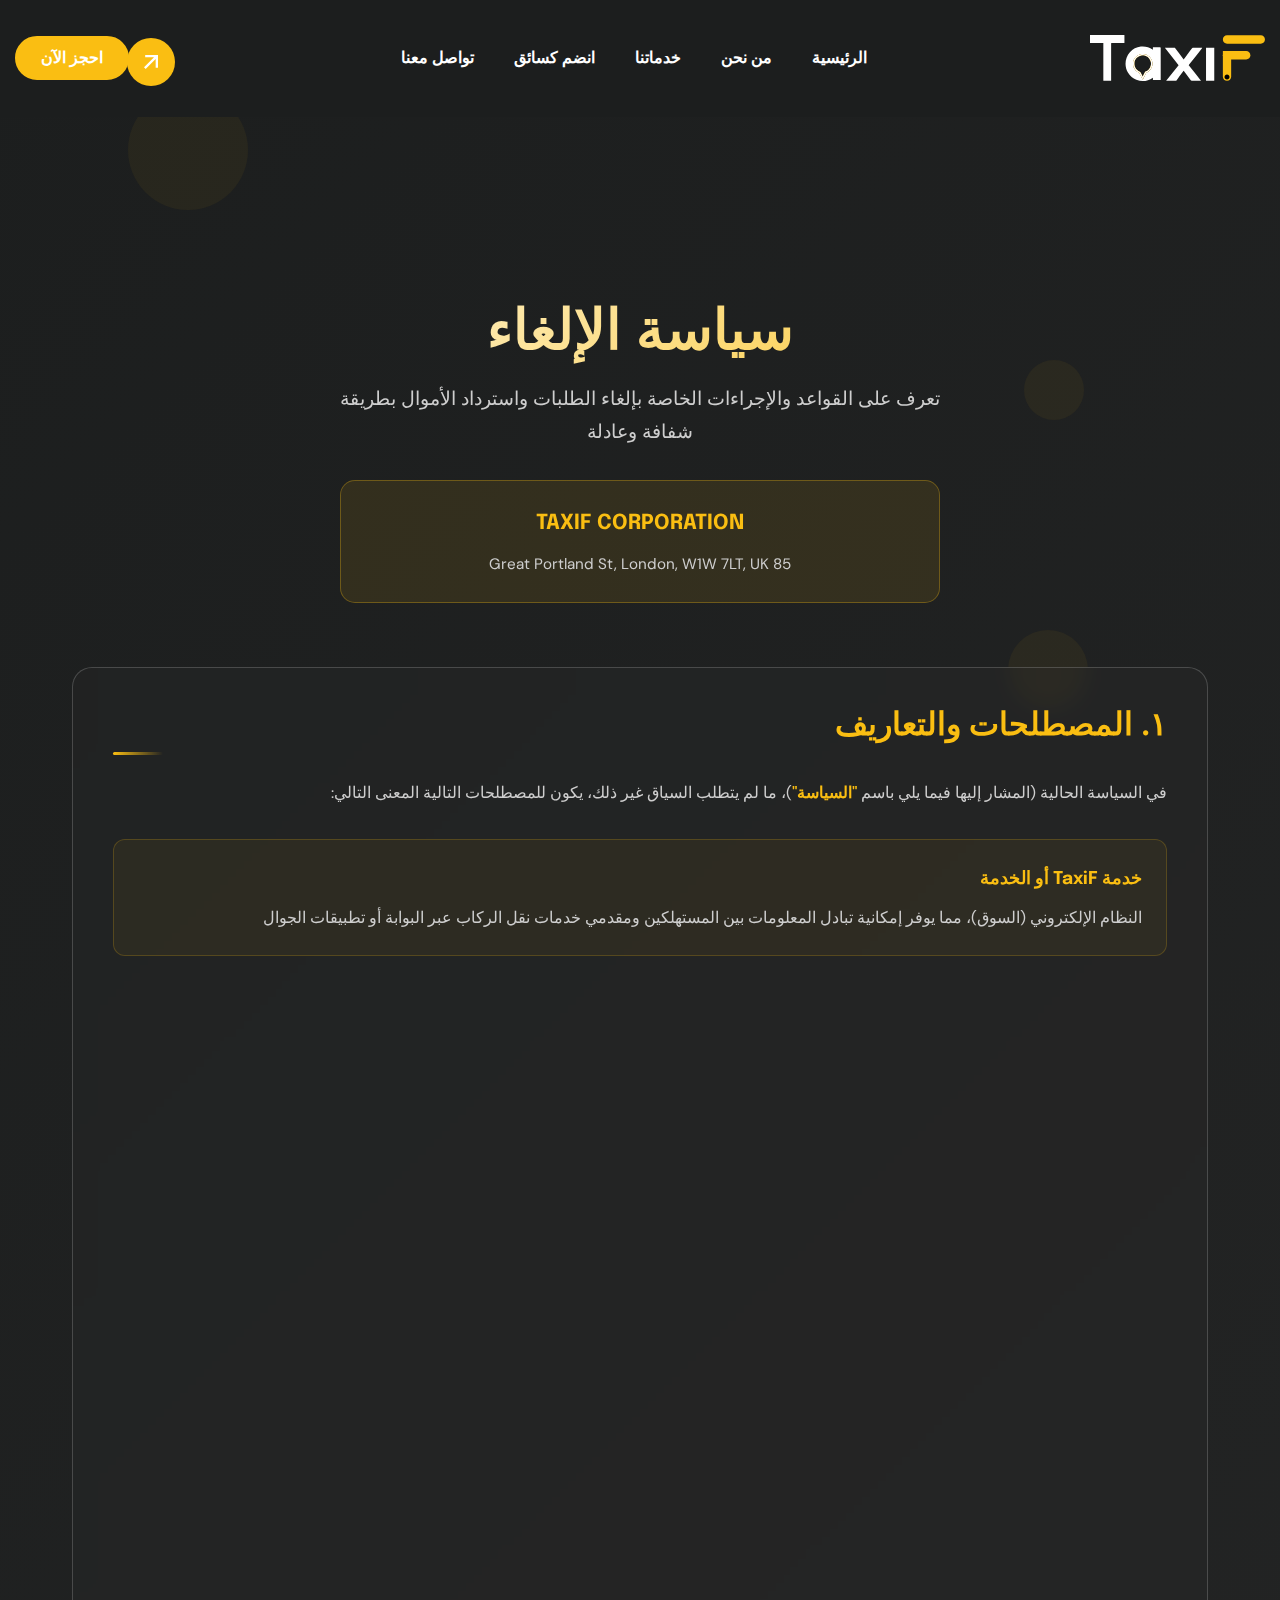
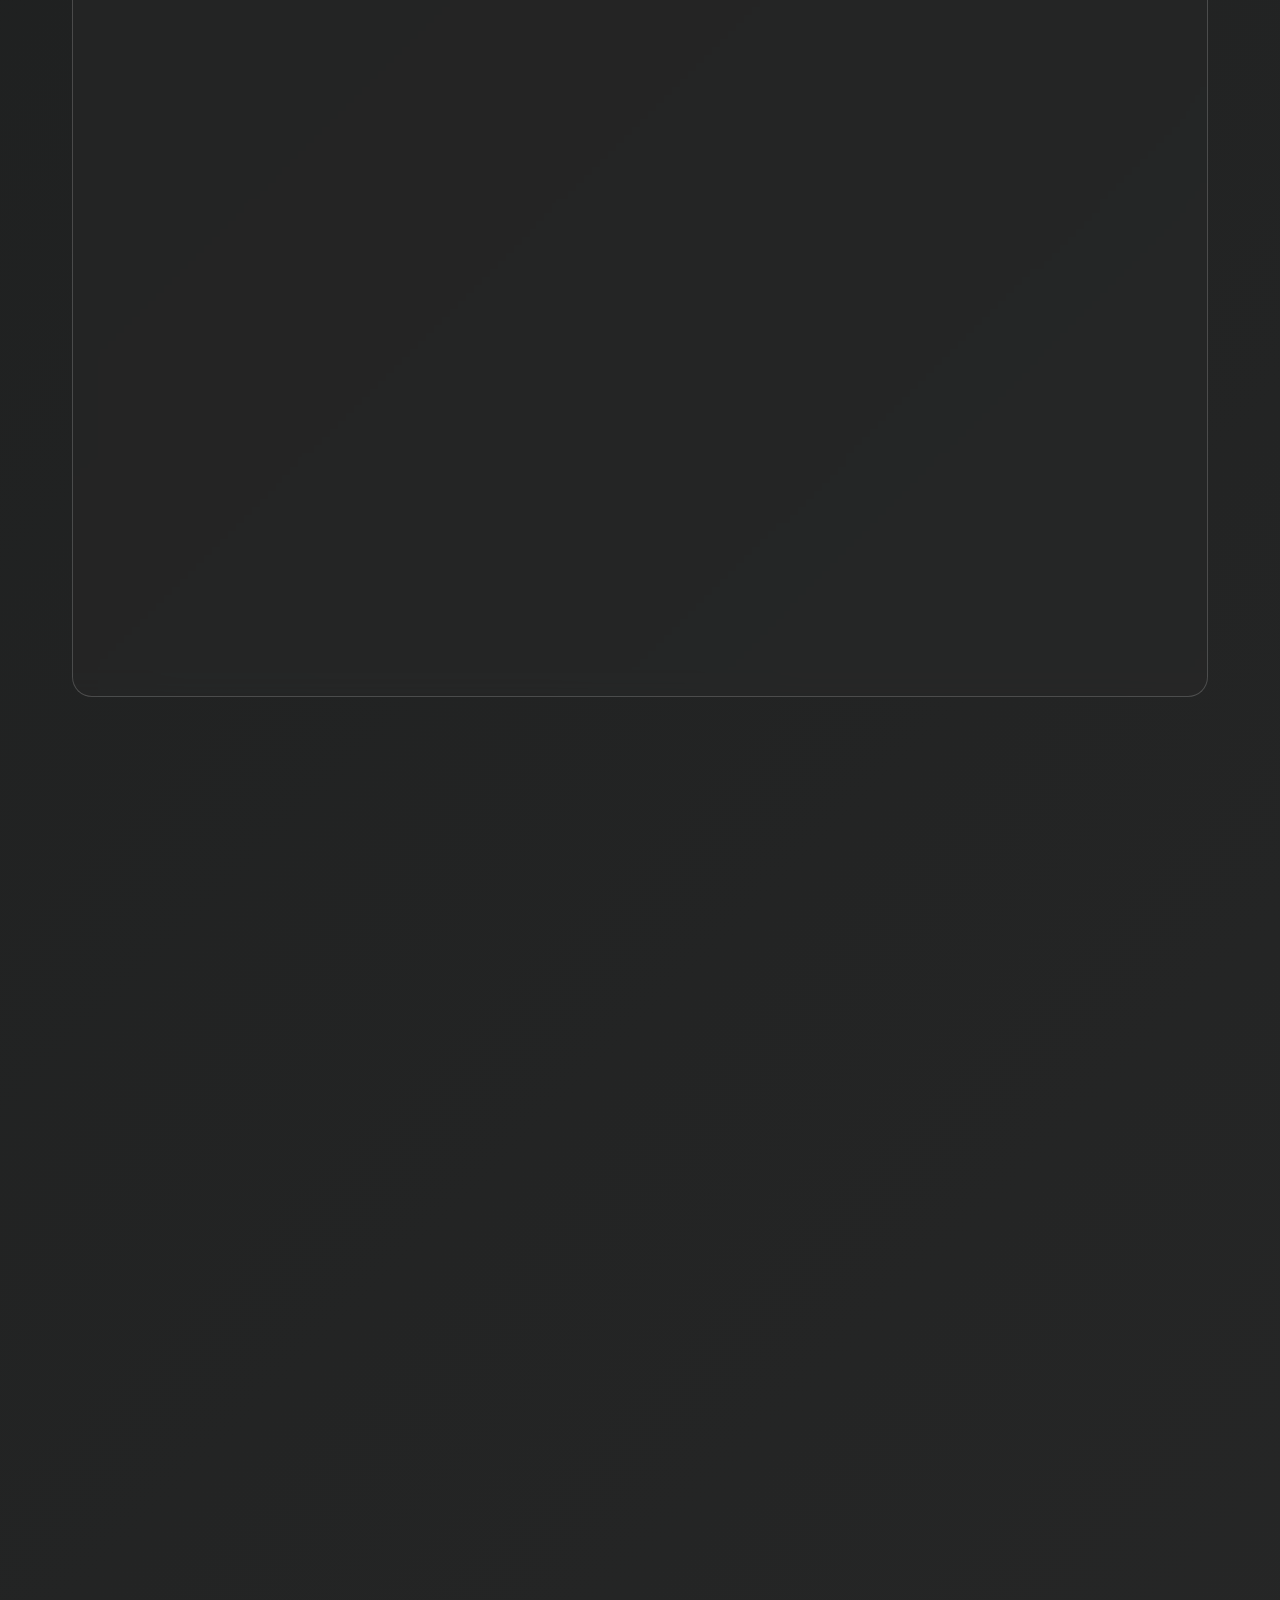
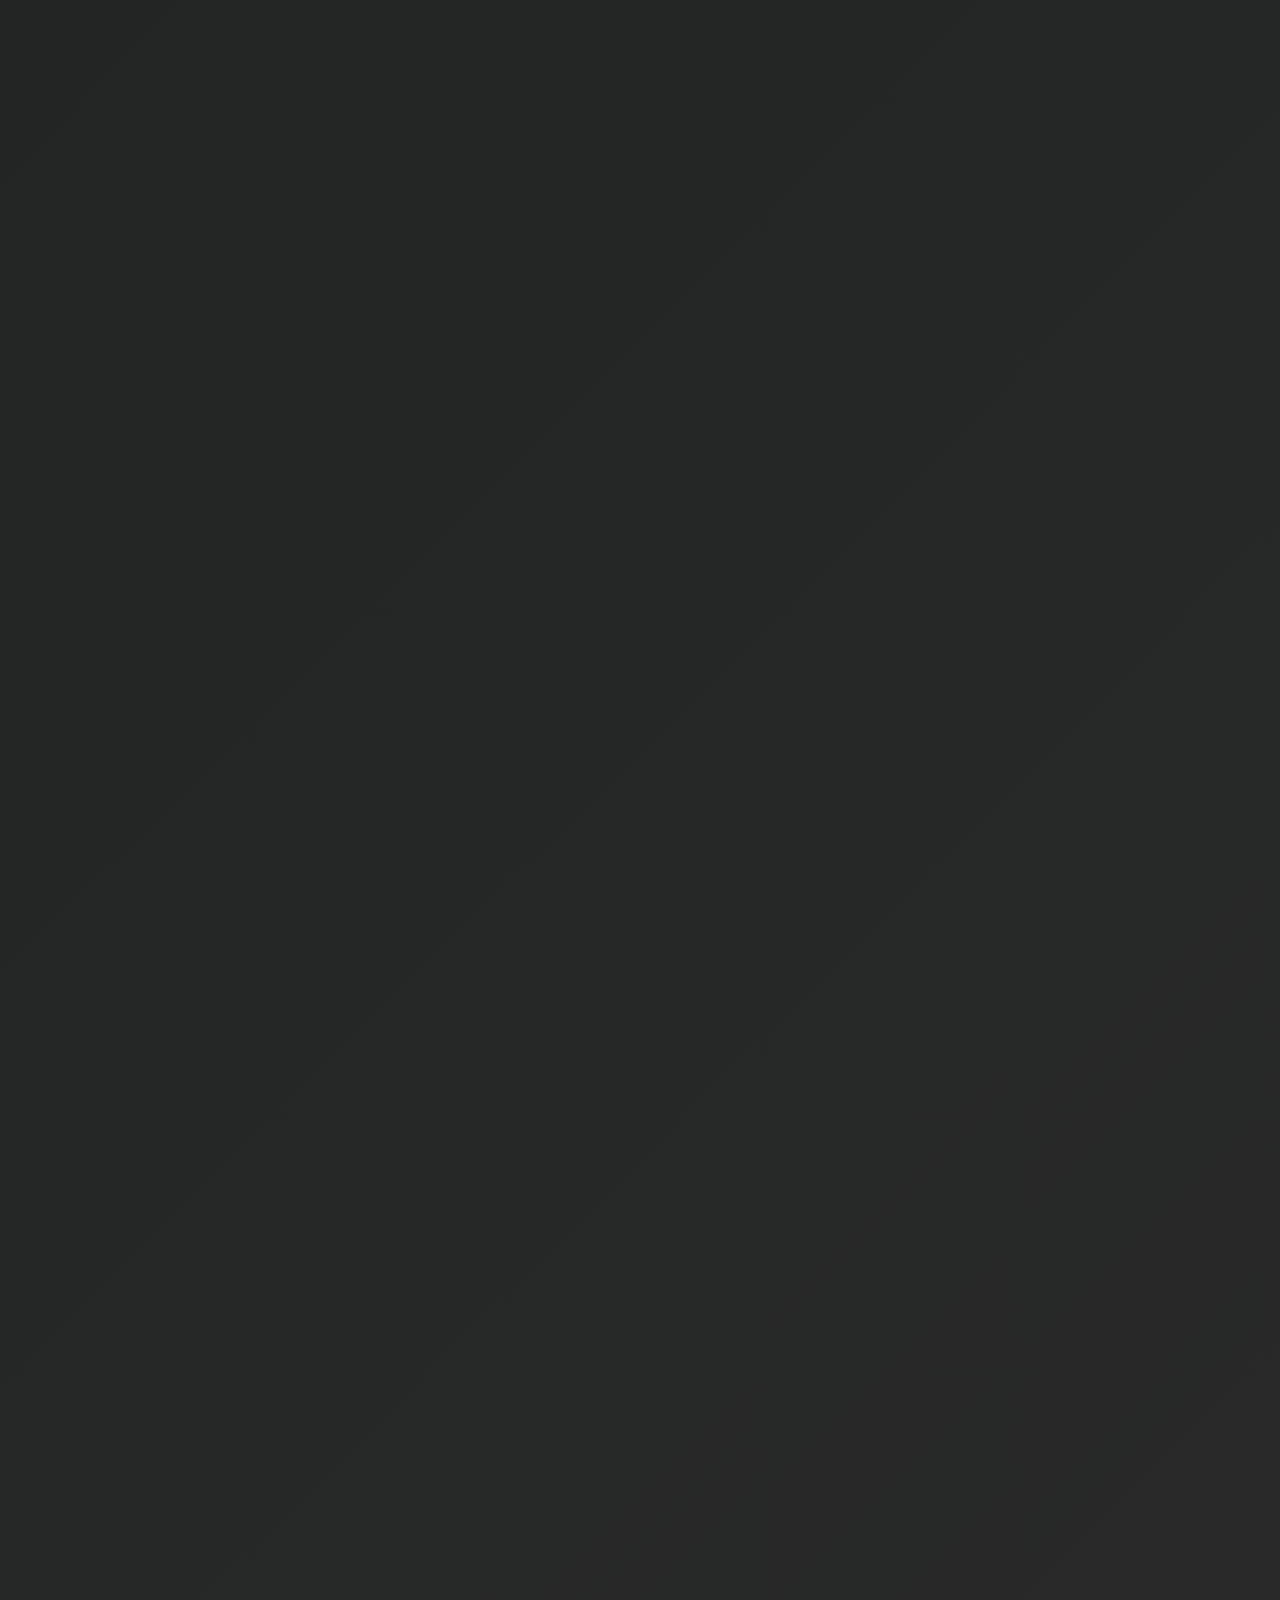
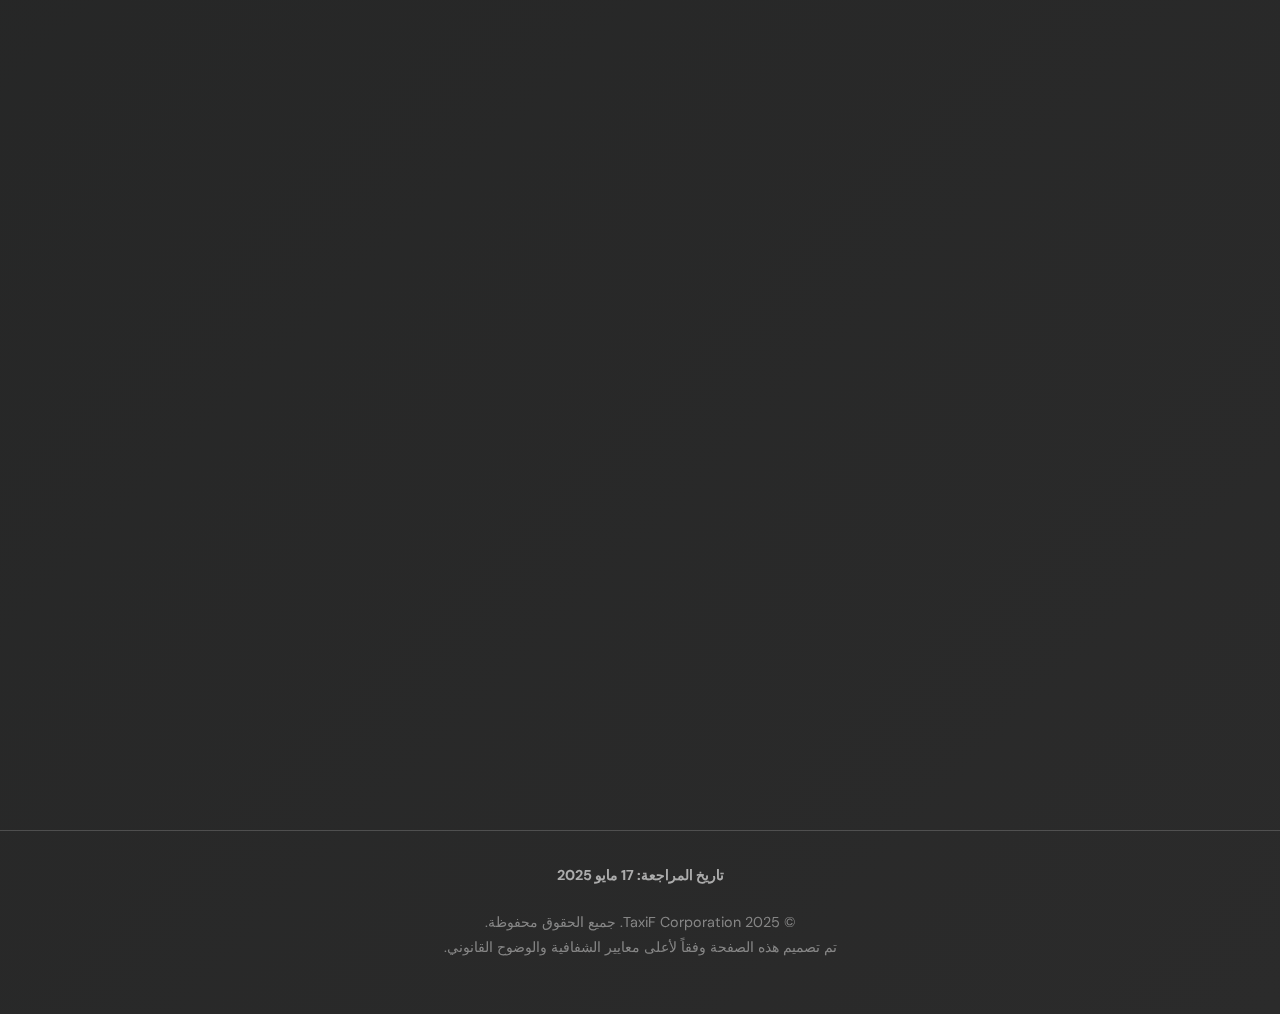
<file: cancellation-policy.html>
<!DOCTYPE html>
<html lang="ar" dir="rtl">

<head>
    <meta charset="UTF-8">
    <meta name="viewport" content="width=device-width, initial-scale=1.0">
    <title>سياسة الإلغاء - TaxiF Cancellation policy</title>
    <link
        href="https://fonts.googleapis.com/css2?family=DM+Sans:wght@300;400;500;600;700&family=Epilogue:wght@300;400;500;600;700;800&display=swap"
        rel="stylesheet">
    <!-- Favicon Icon -->
    <link rel="shortcut icon" type="image/x-icon" href="images/favicon.ico">
    <!-- Bootstrap Css -->
    <link href="css/bootstrap.min.css" rel="stylesheet" media="screen">
    <!-- Main Custom Css -->
    <link href="css/custom.css" rel="stylesheet" media="screen">
    <!-- Font Awesome Icon Css-->
    <link href="css/all.css" rel="stylesheet" media="screen">
    <!-- Animated Css -->
    <link href="css/animate.css" rel="stylesheet">
    <!-- Mouse Cursor Css File -->
    <link rel="stylesheet" href="css/mousecursor.css">
    <style>
        :root {
            --primary-color: #1c1e1e;
            --secondary-color: #2b2b2b;
            --text-color: #CECECE;
            --accent-color: #fabe12;
            --white-color: #FFFFFF;
            --divider-color: #FFFFFF2E;
            --dark-divider-color: #ECECEC;
            --error-color: #efbc2268;
            --default-font: "DM Sans", sans-serif;
            --accent-font: "Epilogue", sans-serif;
        }

        * {
            margin: 0;
            padding: 0;
            box-sizing: border-box;
        }

        body {
            font-family: var(--default-font);
            background: linear-gradient(135deg, var(--primary-color) 0%, var(--secondary-color) 100%);
            color: var(--text-color);
            line-height: 1.8;
            overflow-x: hidden;
            position: relative;
        }

        /* Background Animation */
        .bg-animation {
            position: fixed;
            top: 0;
            left: 0;
            width: 100%;
            height: 100%;
            z-index: -1;
            opacity: 0.05;
        }

        .floating-shape {
            position: absolute;
            border-radius: 50%;
            background: var(--accent-color);
            animation: float 8s ease-in-out infinite;
        }

        .shape-1 {
            width: 120px;
            height: 120px;
            top: 10%;
            left: 10%;
            animation-delay: 0s;
        }

        .shape-2 {
            width: 80px;
            height: 80px;
            top: 70%;
            right: 15%;
            animation-delay: 2s;
        }

        .shape-3 {
            width: 60px;
            height: 60px;
            top: 40%;
            left: 80%;
            animation-delay: 4s;
        }

        @keyframes float {

            0%,
            100% {
                transform: translateY(0px) rotate(0deg);
            }

            33% {
                transform: translateY(-20px) rotate(120deg);
            }

            66% {
                transform: translateY(10px) rotate(240deg);
            }
        }

        /* Header */
        .header {
            position: fixed;
            top: 0;
            left: 0;
            right: 0;
            background: rgba(28, 30, 30, 0.95);
            backdrop-filter: blur(20px);
            border-bottom: 1px solid var(--divider-color);
            z-index: 1000;
            transition: all 0.3s ease;
        }

        .header.scrolled {
            background: rgba(28, 30, 30, 0.98);
            box-shadow: 0 4px 30px rgba(0, 0, 0, 0.3);
        }

        .nav-containers {
            max-width: 1200px;
            margin: 0 auto;
            padding: 0 2rem;
            display: flex;
            justify-content: space-between;
            align-items: center;
        }

        .logo {
            font-family: var(--accent-font);
            font-size: 2rem;
            font-weight: 800;
            color: var(--accent-color);
            text-decoration: none;
            position: relative;
            overflow: hidden;
        }

        .logo::after {
            content: '';
            position: absolute;
            bottom: 0;
            left: 0;
            width: 0;
            height: 2px;
            background: var(--accent-color);
            transition: width 0.3s ease;
        }

        .logo:hover::after {
            width: 100%;
        }

        .nav-links {
            display: flex;
            gap: 2rem;
            list-style: none;
        }

        .nav-links a {
            color: var(--text-color);
            text-decoration: none;
            font-weight: 500;
            transition: all 0.3s ease;
            position: relative;
        }

        .nav-links a:hover {
            color: var(--accent-color);
            transform: translateY(-2px);
        }

        /* Main containers */
        .containers {
            max-width: 1200px;
            margin: 0 auto;
            padding: 120px 2rem 4rem;
        }

        /* Hero Section */
        .hero {
            text-align: center;
            margin-bottom: 4rem;
            position: relative;
        }

        .hero-title {
            font-family: var(--accent-font);
            font-size: 3.5rem;
            font-weight: 800;
            color: var(--white-color);
            margin-bottom: 1rem;
            background: linear-gradient(135deg, var(--white-color) 0%, var(--accent-color) 100%);
            -webkit-background-clip: text;
            -webkit-text-fill-color: transparent;
            background-clip: text;
            animation: slideInUp 1s ease-out;
        }

        .hero-subtitle {
            font-size: 1.2rem;
            color: var(--text-color);
            max-width: 600px;
            margin: 0 auto 2rem;
            animation: slideInUp 1s ease-out 0.2s both;
        }

        .company-info {
            background: rgba(250, 190, 18, 0.1);
            border: 1px solid rgba(250, 190, 18, 0.3);
            border-radius: 15px;
            padding: 1.5rem;
            margin: 2rem auto;
            max-width: 600px;
            animation: slideInUp 1s ease-out 0.4s both;
        }

        .company-name {
            font-family: var(--accent-font);
            font-size: 1.3rem;
            font-weight: 700;
            color: var(--accent-color);
            margin-bottom: 0.5rem;
        }

        .company-address {
            color: var(--text-color);
            font-size: 0.95rem;
        }

        /* Content Sections */
        .content-section {
            background: rgba(43, 43, 43, 0.3);
            border-radius: 20px;
            padding: 2.5rem;
            margin-bottom: 2rem;
            border: 1px solid var(--divider-color);
            backdrop-filter: blur(10px);
            transition: all 0.3s ease;
            animation: fadeInScale 0.8s ease-out;
        }

        .content-section:hover {
            transform: translateY(-5px);
            box-shadow: 0 10px 40px rgba(250, 190, 18, 0.1);
            border-color: rgba(250, 190, 18, 0.5);
        }

        .section-title {
            font-family: var(--accent-font);
            font-size: 2rem;
            font-weight: 700;
            color: var(--accent-color);
            margin-bottom: 1.5rem;
            position: relative;
            padding-bottom: 0.5rem;
        }

        .section-title::after {
            content: '';
            position: absolute;
            bottom: 0;
            left: 0;
            width: 50px;
            height: 3px;
            background: linear-gradient(90deg, var(--accent-color), transparent);
            border-radius: 2px;
        }

        .subsection-title {
            font-family: var(--accent-font);
            font-size: 1.3rem;
            font-weight: 600;
            color: var(--white-color);
            margin: 2rem 0 1rem;
            padding: 0.5rem 0;
            border-bottom: 1px solid var(--divider-color);
        }

        .content-text {
            color: var(--text-color);
            line-height: 1.8;
            margin-bottom: 1.5rem;
        }

        .highlight {
            color: var(--accent-color);
            font-weight: 600;
        }

        .definition-grid {
            display: grid;
            grid-template-columns: 1fr;
            gap: 1.5rem;
            margin: 2rem 0;
        }

        .definition-item {
            background: rgba(250, 190, 18, 0.05);
            border: 1px solid rgba(250, 190, 18, 0.2);
            border-radius: 12px;
            padding: 1.5rem;
            transition: all 0.3s ease;
        }

        .definition-item:hover {
            background: rgba(250, 190, 18, 0.1);
            border-color: rgba(250, 190, 18, 0.4);
            transform: translateX(10px);
        }

        .definition-term {
            font-family: var(--accent-font);
            font-size: 1.1rem;
            font-weight: 700;
            color: var(--accent-color);
            margin-bottom: 0.5rem;
        }

        .definition-desc {
            color: var(--text-color);
            line-height: 1.7;
        }

        .policy-list {
            list-style: none;
            padding: 1rem 0;
        }

        .policy-list li {
            position: relative;
            padding: 1rem 0 1rem 3rem;
            color: var(--text-color);
            transition: all 0.3s ease;
            border-bottom: 1px solid rgba(255, 255, 255, 0.1);
        }

        .policy-list li:last-child {
            border-bottom: none;
        }

        .policy-list li::before {
            content: attr(data-number);
            position: absolute;
            left: 0;
            top: 1rem;
            width: 2rem;
            height: 2rem;
            background: linear-gradient(135deg, var(--accent-color), #f4d03f);
            color: var(--primary-color);
            border-radius: 50%;
            display: flex;
            align-items: center;
            justify-content: center;
            font-weight: 700;
            font-size: 0.9rem;
            transform: scale(0);
            animation: bulletPop 0.5s ease-out forwards;
        }

        .policy-list li:nth-child(1)::before {
            animation-delay: 0.1s;
        }

        .policy-list li:nth-child(2)::before {
            animation-delay: 0.2s;
        }

        .policy-list li:nth-child(3)::before {
            animation-delay: 0.3s;
        }

        .policy-list li:nth-child(4)::before {
            animation-delay: 0.4s;
        }

        .policy-list li:nth-child(5)::before {
            animation-delay: 0.5s;
        }

        .policy-list li:hover {
            color: var(--white-color);
            transform: translateX(10px);
        }

        /* Important Notice */
        .important-notice {
            background: linear-gradient(135deg, rgba(250, 190, 18, 0.1) 0%, rgba(250, 190, 18, 0.05) 100%);
            border: 2px solid var(--accent-color);
            border-radius: 15px;
            padding: 2rem;
            margin: 2rem 0;
            position: relative;
            overflow: hidden;
        }

        .important-notice::before {
            content: '';
            position: absolute;
            top: 0;
            left: -100%;
            width: 100%;
            height: 100%;
            background: linear-gradient(90deg, transparent, rgba(250, 190, 18, 0.1), transparent);
            animation: shimmer 3s infinite;
        }

        .notice-title {
            font-family: var(--accent-font);
            font-size: 1.2rem;
            font-weight: 700;
            color: var(--accent-color);
            margin-bottom: 1rem;
            display: flex;
            align-items: center;
            gap: 0.5rem;
        }

        .notice-title::before {
            content: '💰';
            font-size: 1.5rem;
        }

        /* Contact Section */
        .contact-section {
            background: linear-gradient(135deg, var(--secondary-color) 0%, var(--primary-color) 100%);
            border-radius: 20px;
            padding: 3rem;
            text-align: center;
            margin-top: 3rem;
            border: 2px solid var(--accent-color);
            position: relative;
            overflow: hidden;
        }

        .contact-section::before {
            content: '';
            position: absolute;
            top: -50%;
            left: -50%;
            width: 200%;
            height: 200%;
            background: conic-gradient(from 0deg, transparent, rgba(250, 190, 18, 0.1), transparent);
            animation: rotate 10s linear infinite;
        }

        .contact-content {
            position: relative;
            z-index: 1;
        }

        .contact-title {
            font-family: var(--accent-font);
            font-size: 2.5rem;
            font-weight: 800;
            color: var(--accent-color);
            margin-bottom: 1rem;
        }

        .contact-info {
            display: flex;
            justify-content: center;
            gap: 3rem;
            margin-top: 2rem;
            flex-wrap: wrap;
        }

        .contact-item {
            background: rgba(250, 190, 18, 0.1);
            border-radius: 15px;
            padding: 1.5rem;
            transition: all 0.3s ease;
            border: 1px solid rgba(250, 190, 18, 0.3);
        }

        .contact-item:hover {
            transform: translateY(-5px);
            background: rgba(250, 190, 18, 0.2);
            box-shadow: 0 10px 30px rgba(250, 190, 18, 0.2);
        }

        .contact-item strong {
            color: var(--accent-color);
            display: block;
            margin-bottom: 0.5rem;
            font-family: var(--accent-font);
        }

        /* Footer */
        .footer {
            text-align: center;
            padding: 2rem;
            border-top: 1px solid var(--divider-color);
            margin-top: 4rem;
            color: var(--text-color);
        }

        .footer-text {
            font-size: 0.9rem;
            opacity: 0.8;
        }

        /* Animations */
        @keyframes slideInUp {
            from {
                opacity: 0;
                transform: translateY(60px);
            }

            to {
                opacity: 1;
                transform: translateY(0);
            }
        }

        @keyframes fadeInScale {
            from {
                opacity: 0;
                transform: scale(0.95);
            }

            to {
                opacity: 1;
                transform: scale(1);
            }
        }

        @keyframes bulletPop {
            from {
                transform: scale(0);
            }

            to {
                transform: scale(1);
            }
        }

        @keyframes shimmer {
            0% {
                left: -100%;
            }

            100% {
                left: 100%;
            }
        }

        @keyframes rotate {
            from {
                transform: rotate(0deg);
            }

            to {
                transform: rotate(360deg);
            }
        }

        /* Scroll Progress Bar */
        .progress-bar {
            position: fixed;
            top: 0;
            left: 0;
            width: 0%;
            height: 4px;
            background: linear-gradient(90deg, var(--accent-color), var(--white-color));
            z-index: 1001;
            transition: width 0.1s ease;
        }

        /* Responsive Design */
        @media (max-width: 768px) {
            .nav-links {
                display: none;
            }

            .hero-title {
                font-size: 2.5rem;
            }

            .containers {
                padding: 100px 1rem 2rem;
            }

            .content-section {
                padding: 1.5rem;
            }

            .contact-info {
                flex-direction: column;
                gap: 1rem;
            }

            .policy-list li {
                padding: 1rem 0 1rem 2.5rem;
            }
        }

        /* Intersection Observer Animation */
        .fade-in {
            opacity: 0;
            transform: translateY(30px);
            transition: all 0.8s ease;
        }

        .fade-in.visible {
            opacity: 1;
            transform: translateY(0);
        }
    </style>
</head>

<body>
    <div class="bg-animation">
        <div class="floating-shape shape-1"></div>
        <div class="floating-shape shape-2"></div>
        <div class="floating-shape shape-3"></div>
    </div>

    <div class="progress-bar" id="progressBar"></div>

    <header class="header" id="header">
        <!-- <div class="nav-containerss"> -->
            <nav class="navbar navbar-expand-lg">
                <div class="container">
                    <!-- Logo Start -->
                    <a class="navbar-brand" href="./">
                        <img src="images/logo.svg" alt="Logo">
                    </a>
                    <!-- Logo End -->

                    <!-- Main Menu Start -->
                    <div class="collapse navbar-collapse main-menu">
                        <div class="nav-menu-wrapper">
                            <ul class="navbar-nav mr-auto" id="menu">
                                <li class="nav-item"><a class="nav-link" href="./">الرئيسية</a></li>
                                <li class="nav-item"><a class="nav-link" href="index.html">من نحن</a></li>
                                <li class="nav-item"><a class="nav-link" href="index.html">خدماتنا</a></li>
                                <li class="nav-item"><a class="nav-link" href="index.html">انضم كسائق</a></li>
                                <li class="nav-item"><a class="nav-link" href="contact.html">تواصل معنا</a></li>
                            </ul>
                        </div>
                        <!-- زر الحجز -->
                        <div class="header-btn d-inline-flex">
                            <a href="booking.html" class="btn-default">احجز الآن</a>
                        </div>
                    </div>

                    <!-- Main Menu End -->
                    <div class="navbar-toggle"></div>
                </div>
            </nav>
        <!-- </div> -->
    </header>

    <div class="containers" style="margin-top: 60px;">
        <section class="hero">
            <h1 class="hero-title">سياسة الإلغاء</h1>
            <p class="hero-subtitle">تعرف على القواعد والإجراءات الخاصة بإلغاء الطلبات واسترداد الأموال بطريقة شفافة
                وعادلة</p>

            <div class="company-info">
                <div class="company-name">TAXIF CORPORATION</div>
                <div class="company-address">85 Great Portland St, London, W1W 7LT, UK</div>
            </div>
        </section>

        <section class="content-section fade-in" id="definitions">
            <h2 class="section-title">١. المصطلحات والتعاريف</h2>
            <p class="content-text">
                في السياسة الحالية (المشار إليها فيما يلي باسم <span class="highlight">"السياسة"</span>)، ما لم يتطلب
                السياق غير ذلك، يكون للمصطلحات التالية المعنى التالي:
            </p>

            <div class="definition-grid">
                <div class="definition-item">
                    <div class="definition-term">خدمة TaxiF أو الخدمة</div>
                    <div class="definition-desc">النظام الإلكتروني (السوق)، مما يوفر إمكانية تبادل المعلومات بين
                        المستهلكين ومقدمي خدمات نقل الركاب عبر البوابة أو تطبيقات الجوال</div>
                </div>

                <div class="definition-item">
                    <div class="definition-term">المدير أو TAXIF CORPORATION</div>
                    <div class="definition-desc">شركة تأسست بموجب قوانين المملكة المتحدة ومسجلة حسب الأصول على العنوان:
                        85 Great Portland St, London, W1W 7LT, UK</div>
                </div>

                <div class="definition-item">
                    <div class="definition-term">البوابة</div>
                    <div class="definition-desc">موقع https://taxif.com</div>
                </div>

                <div class="definition-item">
                    <div class="definition-term">تطبيق الهاتف المحمول</div>
                    <div class="definition-desc">تطبيق للأجهزة المحمولة "TaxiF" لنظام التشغيل iOS و Android</div>
                </div>

                <div class="definition-item">
                    <div class="definition-term">المستخدم</div>
                    <div class="definition-desc">أي فرد قادر قانونًا يبلغ من العمر 18 عامًا على الأقل، والذي وافق على
                        أحكام اتفاقية المستخدم ويستخدم خدمات البوابة وتطبيقات الهاتف المحمول</div>
                </div>

                <div class="definition-item">
                    <div class="definition-term">الشريك</div>
                    <div class="definition-desc">الكيان القانوني أو الفرد، الذي أبرم عقدًا لتقديم خدمات المعلومات لتوفير
                        الوصول إلى المعلومات المتعلقة بأوامر نقل الركاب</div>
                </div>

                <div class="definition-item">
                    <div class="definition-term">الخدمات</div>
                    <div class="definition-desc">خدمات نقل الركاب عن طريق النقل بالسيارات، والتي يطلبها المستخدمون عبر
                        البوابة وتطبيق الهاتف المحمول ويتم توفيرها من قبل الشركاء</div>
                </div>

                <div class="definition-item">
                    <div class="definition-term">الطلب</div>
                    <div class="definition-desc">أمر بشأن تقديم الخدمات المتعلقة بنقل المستخدمين، وإذا لزم الأمر،
                        أمتعتهم، الهيكلة وفقًا للمسائل المطلوبة: مسار الرحلة، وقت الاستلام، تكلفة النقل، إلخ</div>
                </div>

                <div class="definition-item">
                    <div class="definition-term">البطاقة المصرفية</div>
                    <div class="definition-desc">البطاقة المصرفية لنظام الدفع الدولي MasterCard، Visa</div>
                </div>

                <div class="definition-item">
                    <div class="definition-term">نظام الدفع الدولي</div>
                    <div class="definition-desc">أنظمة الدفع الدولية MasterCard، Visa. يتم الوصول إلى نظام الدفع الدولي
                        بواسطة الخدمة بمساعدة أطراف ثالثة مخولة بتقديم الخدمات المالية</div>
                </div>
            </div>
        </section>

        <section class="content-section fade-in" id="cancellation">
            <h2 class="section-title">٢. إلغاء الأمر من قبل المستخدم</h2>

            <ul class="policy-list">
                <li data-number="2.1">
                    <strong>حق الإلغاء:</strong> يحق للمستخدم إلغاء الطلب المقدم عبر البوابة أو تطبيق الهاتف المحمول قبل
                    استلام سيارة الشريك وكذلك بعد استلامه. في هذا الصدد، ينقر المستخدم على حقل "CANCEL" في تطبيق الهاتف
                    أو البوابة.
                </li>

                <li data-number="2.2">
                    <strong>اختيار سبب الإلغاء:</strong> يحتاج المستخدم لاختيار سبب إلغاء الرحلة. إذا لم يناسب أحد
                    الخيارات المقترحة، يذكر المستخدم سببه في السطر «تعليق». بعد اختيار المستخدم أو ذكر سبب إلغاء الرحلة،
                    يعتبر الأمر ملغى.
                </li>
            </ul>
        </section>

        <section class="content-section fade-in" id="refunds">
            <h2 class="section-title">٣. رد الأموال وتحصيل الأموال في حالة إلغاء الطلب</h2>

            <div class="important-notice">
                <div class="notice-title">قاعدة أساسية مهمة</div>
                <p class="content-text">
                    لا يتم استرداد المبالغ المدفوعة مقابل الخدمات المقدمة.
                </p>
            </div>

            <ul class="policy-list">
                <li data-number="3.1">
                    <strong>عدم الاسترداد للخدمات المقدمة:</strong> لا يتم استرداد المبالغ المدفوعة مقابل الخدمات
                    المقدمة.
                </li>

                <li data-number="3.2">
                    <strong>الإلغاء قبل استلام السيارة:</strong> في حالة إلغاء الطلب من قبل المستخدم قبل استلام السيارة،
                    يتم الدفع عبر بطاقة البنك المستردة على البطاقة المصرفية للمستخدم في موعد لا يتجاوز 30 (ثلاثين) دقيقة
                    بعد إلغاء الطلب.
                </li>

                <li data-number="3.3">
                    <strong>الإلغاء بعد استلام السيارة (بدون خطأ المستخدم):</strong> في حالة إلغاء الطلب من قبل المستخدم
                    بعد استلام السيارة لا يكون من خلال خطأ المستخدم، أو في حالة إلغاء الطلب من قبل الشريك، فإن الدفع
                    الذي قام به المستخدم يتم استرداده على البطاقة المصرفية. يطبق هذا المستخدم على خدمة العملاء عن طريق
                    الهاتف <span class="highlight">+447723538074</span> أو عن طريق عنوان البريد الإلكتروني: <span
                        class="highlight">support@taxif.com</span>.
                </li>

                <li data-number="3.4">
                    <strong>الإلغاء بعد استلام السيارة (بخطأ المستخدم):</strong> في حالة إلغاء الطلب من قبل المستخدم بعد
                    وقت استلام السيارة من خلال خطأ المستخدم، بما في ذلك الحالة عندما لا يظهر المستخدم في العنوان المحدد،
                    فإن تكلفة استلام السيارة، اعتمادًا على فئة السيارة وفقًا للأسعار المحددة، يتم تحصيل رسومها من بطاقة
                    البنك الخاصة بالمستخدم.
                </li>

                <li data-number="3.5">
                    <strong>قيود الاسترداد النقدي:</strong> أثناء الدفع مقابل الخدمات عبر بطاقة البنك، لا يُسمح باسترداد
                    الأموال نقدًا. ينظم أمر استرداد الأموال قواعد أنظمة الدفع الدولية.
                </li>
            </ul>
        </section>

        <section class="content-section fade-in">
            <h2 class="section-title">٤. الأحكام النهائية</h2>

            <ul class="policy-list">
                <li data-number="4.1">
                    <strong>المقاولون من الباطن:</strong> يحق للمسؤول إشراك المقاولين من الباطن في أراضي دول معينة
                    لأغراض الخدمة، ونقل المعلومات إلى الشركاء، ودعم المستخدمين ودعم الخدمة على أراضي هذه البلدان.
                </li>

                <li data-number="4.2">
                    <strong>القانون المطبق:</strong> تخضع هذه السياسة وتفسر وفقًا لتشريعات المملكة المتحدة. تتم تسوية
                    المشكلات بخلاف تلك التي تخضع لهذه السياسة وفقًا للتشريعات المعمول بها في المملكة المتحدة. تتم تسوية
                    جميع النزاعات المحتملة الناشئة عن العلاقات التي تحكمها هذه السياسة بالطريقة المنصوص عليها في
                    التشريعات المعمول بها في المملكة المتحدة.
                </li>

                <li data-number="4.3">
                    <strong>الأسئلة والشكاوى:</strong> يتم إرسال جميع الأسئلة والشكاوى المحتملة المتعلقة بهذه السياسة
                    إلى خدمة العملاء عن طريق الهاتف <span class="highlight">+447723538074</span> أو عن طريق البريد
                    الإلكتروني: <span class="highlight">support@taxif.com</span>.
                </li>

                <li data-number="4.4">
                    <strong>تعديل السياسة:</strong> يجوز للمسؤول تعديل السياسة أو استكمالها أو تعديلها بأي طريقة أخرى
                    دون إشعار مسبق من المستخدم.
                </li>

                <li data-number="4.5">
                    <strong>نشر التعديلات:</strong> يتم نشر السياسة مع جميع التعديلات والملاحق على البوابة وتطبيقات
                    الهاتف المحمول. بموجب هذا يوافق المستخدم على تعديلات السياسة وتعديلاتها دون تلقي أي تأكيد خاص من
                    المستخدم.
                </li>

                <li data-number="4.6">
                    <strong>قابلية الفصل:</strong> في حالة اعتبار واحد أو أكثر من أحكام هذه السياسة غير صالح أو ليس له
                    أي أثر قانوني لأي سبب من الأسباب، فإنه لا يؤثر على صحة أو قابلية تطبيق الأحكام الأخرى في السياسة.
                </li>
            </ul>
        </section>

        <section class="content-section fade-in">
            <h2 class="section-title">معلومات إضافية مهمة</h2>

            <div class="important-notice">
                <div class="notice-title">توقيت الاسترداد</div>
                <p class="content-text">
                    يرجى العلم أن عمليات الاسترداد قد تستغرق من <span class="highlight">30 دقيقة إلى 7 أيام عمل</span>
                    حسب البنك المصدر لبطاقتك والإجراءات المصرفية المعمول بها.
                </p>
            </div>

            <p class="content-text">
                نحن نلتزم بتوفير خدمة عادلة وشفافة لجميع مستخدمينا. إذا كان لديك أي استفسارات حول سياسة الإلغاء، فلا
                تتردد في التواصل مع فريق دعم العملاء لدينا.
            </p>

            <div class="definition-grid">
                <div class="definition-item">
                    <div class="definition-term">نصائح لتجنب رسوم الإلغاء</div>
                    <div class="definition-desc">
                        • تأكد من حضورك في الموقع المحدد في الوقت المناسب<br>
                        • راجع تفاصيل الطلب قبل التأكيد<br>
                        • تواصل مع السائق في حالة التأخير<br>
                        • ألغِ الطلب قبل وصول السيارة إذا لم تعد بحاجة للرحلة
                    </div>
                </div>
            </div>
        </section>

        <section class="contact-section fade-in" id="contact">
            <div class="contact-content">
                <h2 class="contact-title">تواصل معنا</h2>
                <p class="content-text">
                    لأي استفسارات حول سياسة الإلغاء أو طلبات الاسترداد، يرجى التواصل معنا
                </p>

                <div class="contact-info">
                    <div class="contact-item">
                        <strong>الهاتف</strong>
                        <div>+447723538074</div>
                    </div>
                    <div class="contact-item">
                        <strong>البريد الإلكتروني</strong>
                        <div>support@taxif.com</div>
                    </div>
                    <div class="contact-item">
                        <strong>العنوان</strong>
                        <div>85 Great Portland St<br>London, W1W 7LT, UK</div>
                    </div>
                </div>
            </div>
        </section>
    </div>

    <footer class="footer">
        <div class="footer-text">
            <p><strong>تاريخ المراجعة: 17 مايو 2025</strong></p>
            <p style="margin-top: 1rem; opacity: 0.7;">
                © 2025 TaxiF Corporation. جميع الحقوق محفوظة.<br>
                تم تصميم هذه الصفحة وفقاً لأعلى معايير الشفافية والوضوح القانوني.
            </p>
        </div>
    </footer>

    <script>
        // Progress Bar Animation
        window.addEventListener('scroll', () => {
            const winScroll = document.body.scrollTop || document.documentElement.scrollTop;
            const height = document.documentElement.scrollHeight - document.documentElement.clientHeight;
            const scrolled = (winScroll / height) * 100;
            document.getElementById('progressBar').style.width = scrolled + '%';
        });

        // Header Scroll Effect
        window.addEventListener('scroll', () => {
            const header = document.getElementById('header');
            if (window.scrollY > 100) {
                header.classList.add('scrolled');
            } else {
                header.classList.remove('scrolled');
            }
        });

        // Intersection Observer for Fade In Animation
        const observerOptions = {
            threshold: 0.1,
            rootMargin: '0px 0px -50px 0px'
        };

        const observer = new IntersectionObserver((entries) => {
            entries.forEach(entry => {
                if (entry.isIntersecting) {
                    entry.target.classList.add('visible');
                }
            });
        }, observerOptions);

        // Observe all fade-in elements
        document.querySelectorAll('.fade-in').forEach(el => {
            observer.observe(el);
        });

        // Smooth Scrolling for Navigation Links
        document.querySelectorAll('a[href^="#"]').forEach(anchor => {
            anchor.addEventListener('click', function (e) {
                e.preventDefault();
                const target = document.querySelector(this.getAttribute('href'));
                if (target) {
                    target.scrollIntoView({
                        behavior: 'smooth',
                        block: 'start'
                    });
                }
            });
        });

        // Add Loading Animation
        window.addEventListener('load', () => {
            document.body.style.opacity = '0';
            document.body.style.transition = 'opacity 0.5s ease';
            setTimeout(() => {
                document.body.style.opacity = '1';
            }, 100);
        });

        // Enhanced Hover Effects for Contact Items
        document.querySelectorAll('.contact-item').forEach(item => {
            item.addEventListener('mouseenter', function () {
                this.style.transform = 'translateY(-8px) scale(1.02)';
            });

            item.addEventListener('mouseleave', function () {
                this.style.transform = 'translateY(-5px) scale(1)';
            });
        });

        // Parallax Effect for Background Shapes
        window.addEventListener('scroll', () => {
            const scrolled = window.pageYOffset;
            const shapes = document.querySelectorAll('.floating-shape');

            shapes.forEach((shape, index) => {
                const speed = 0.5 + (index * 0.2);
                shape.style.transform = `translateY(${scrolled * speed}px) rotate(${scrolled * 0.1}deg)`;
            });
        });

        // Dynamic Text Color Animation
        const textElements = document.querySelectorAll('.content-text, .policy-list li');
        textElements.forEach(element => {
            element.addEventListener('mouseenter', function () {
                this.style.color = 'var(--white-color)';
                this.style.transition = 'color 0.3s ease';
            });

            element.addEventListener('mouseleave', function () {
                this.style.color = 'var(--text-color)';
            });
        });

        // Definition Items Animation
        document.querySelectorAll('.definition-item').forEach((item, index) => {
            item.style.animationDelay = `${index * 0.1}s`;
            item.classList.add('fade-in');
        });
    </script>
    <script>
        document.addEventListener("DOMContentLoaded", function () {
            const observer = new IntersectionObserver((entries) => {
                entries.forEach(entry => {
                    if (entry.isIntersecting) {
                        entry.target.classList.add("visible");
                    }
                });
            }, { threshold: 0.1 });

            document.querySelectorAll(".fade-in").forEach(el => observer.observe(el));
        });
    </script>

</body>

</html>
</file>
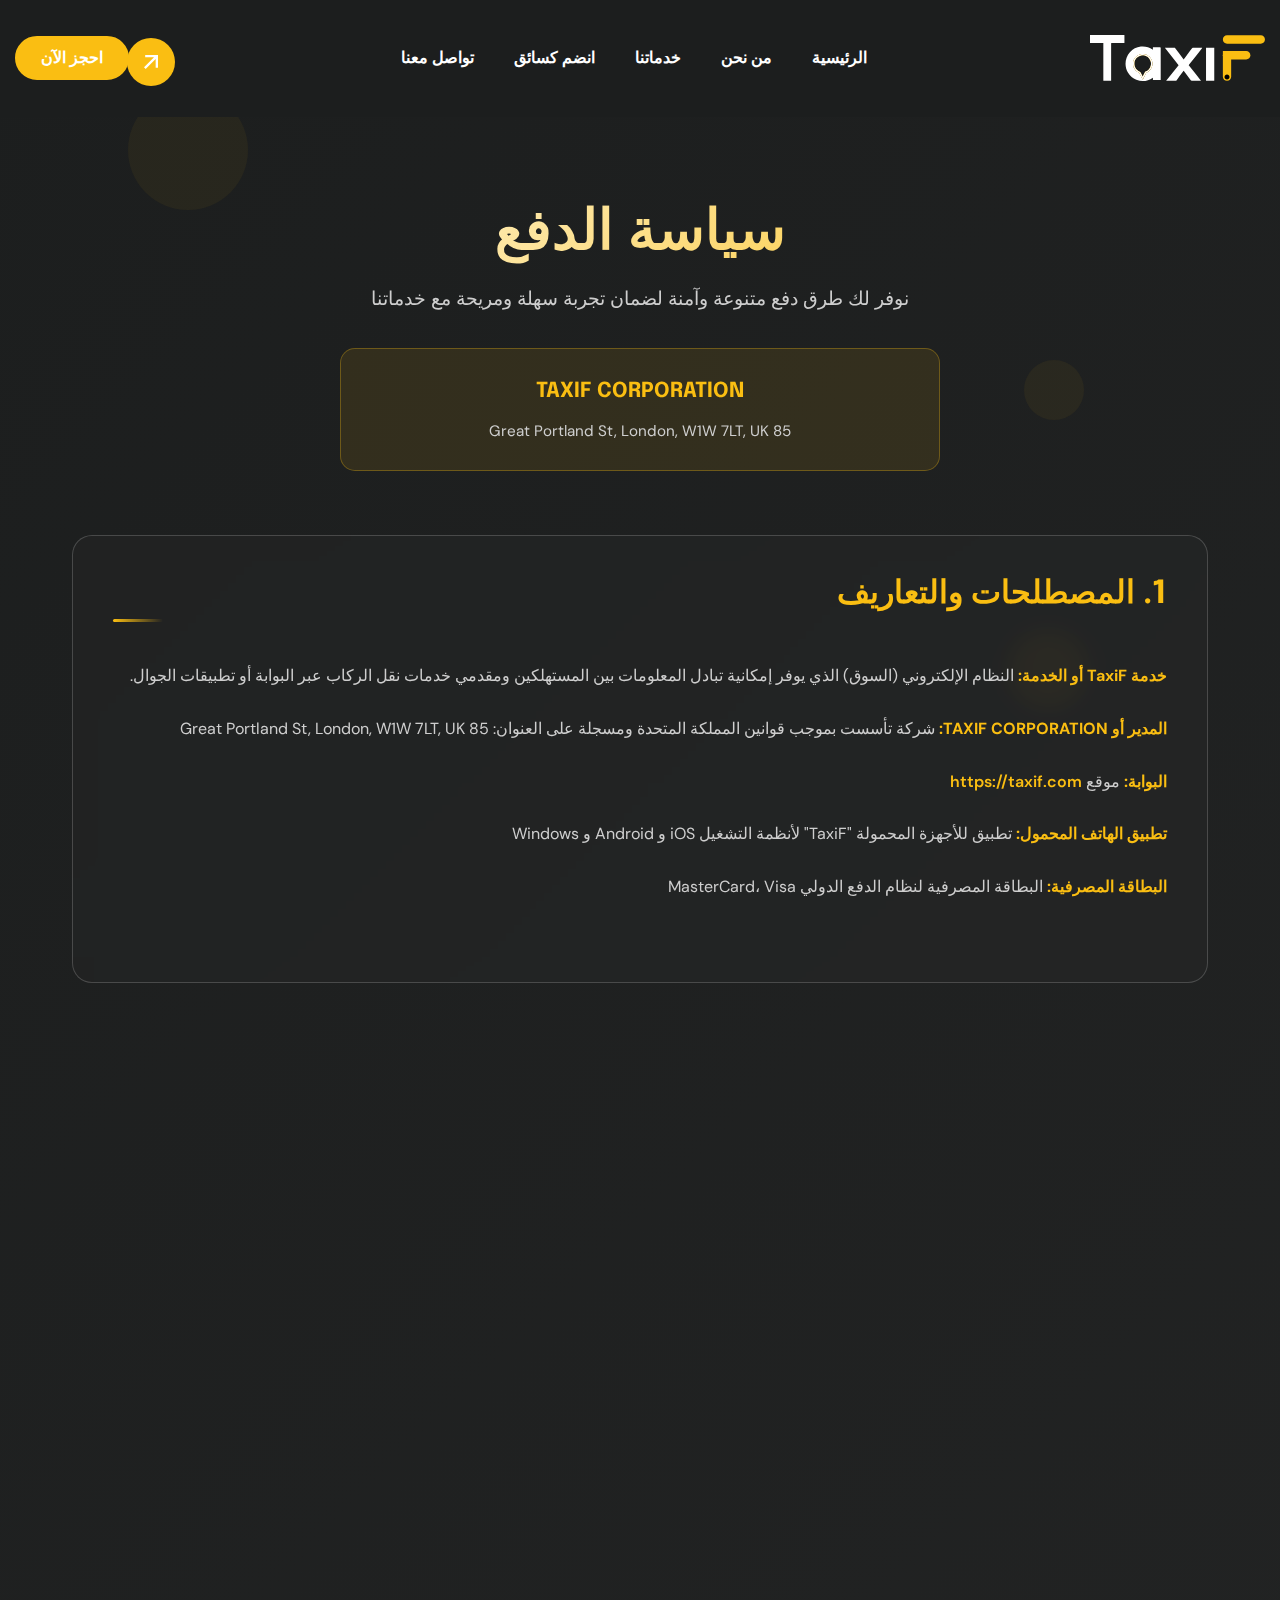
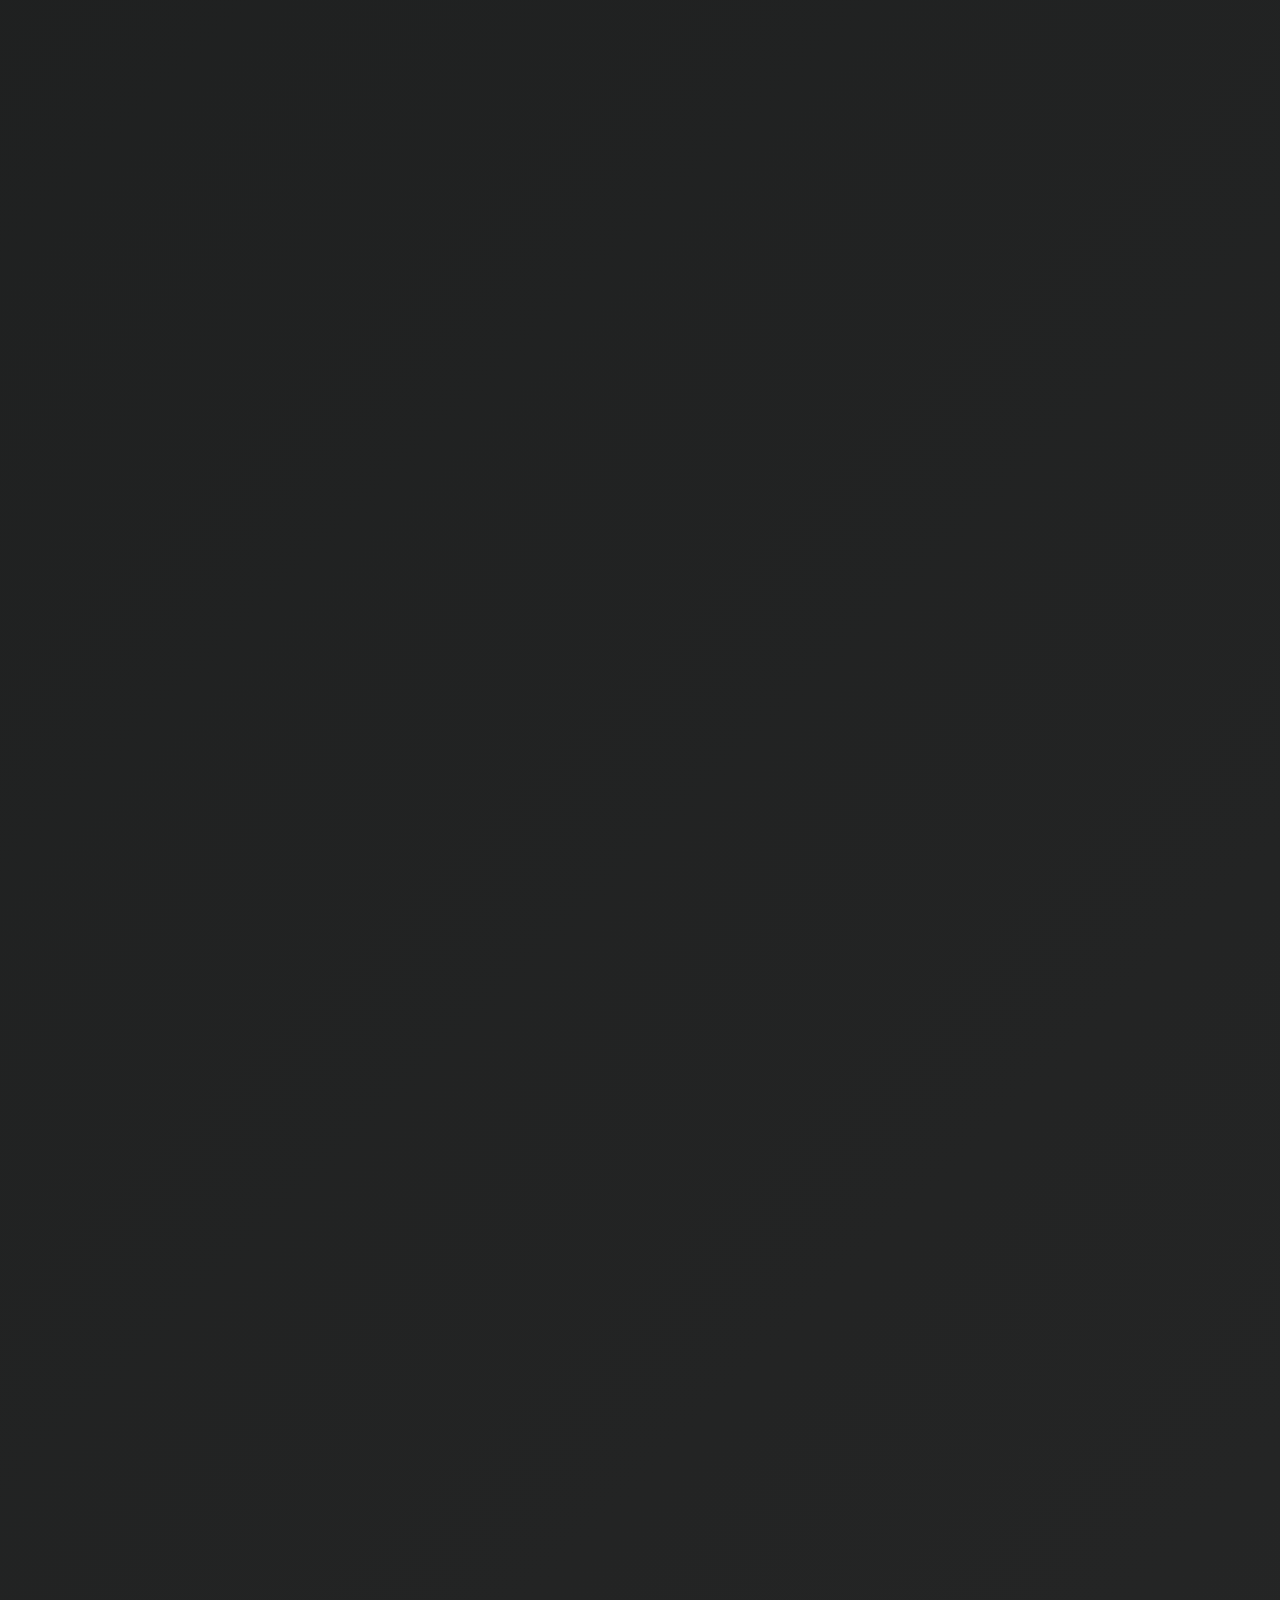
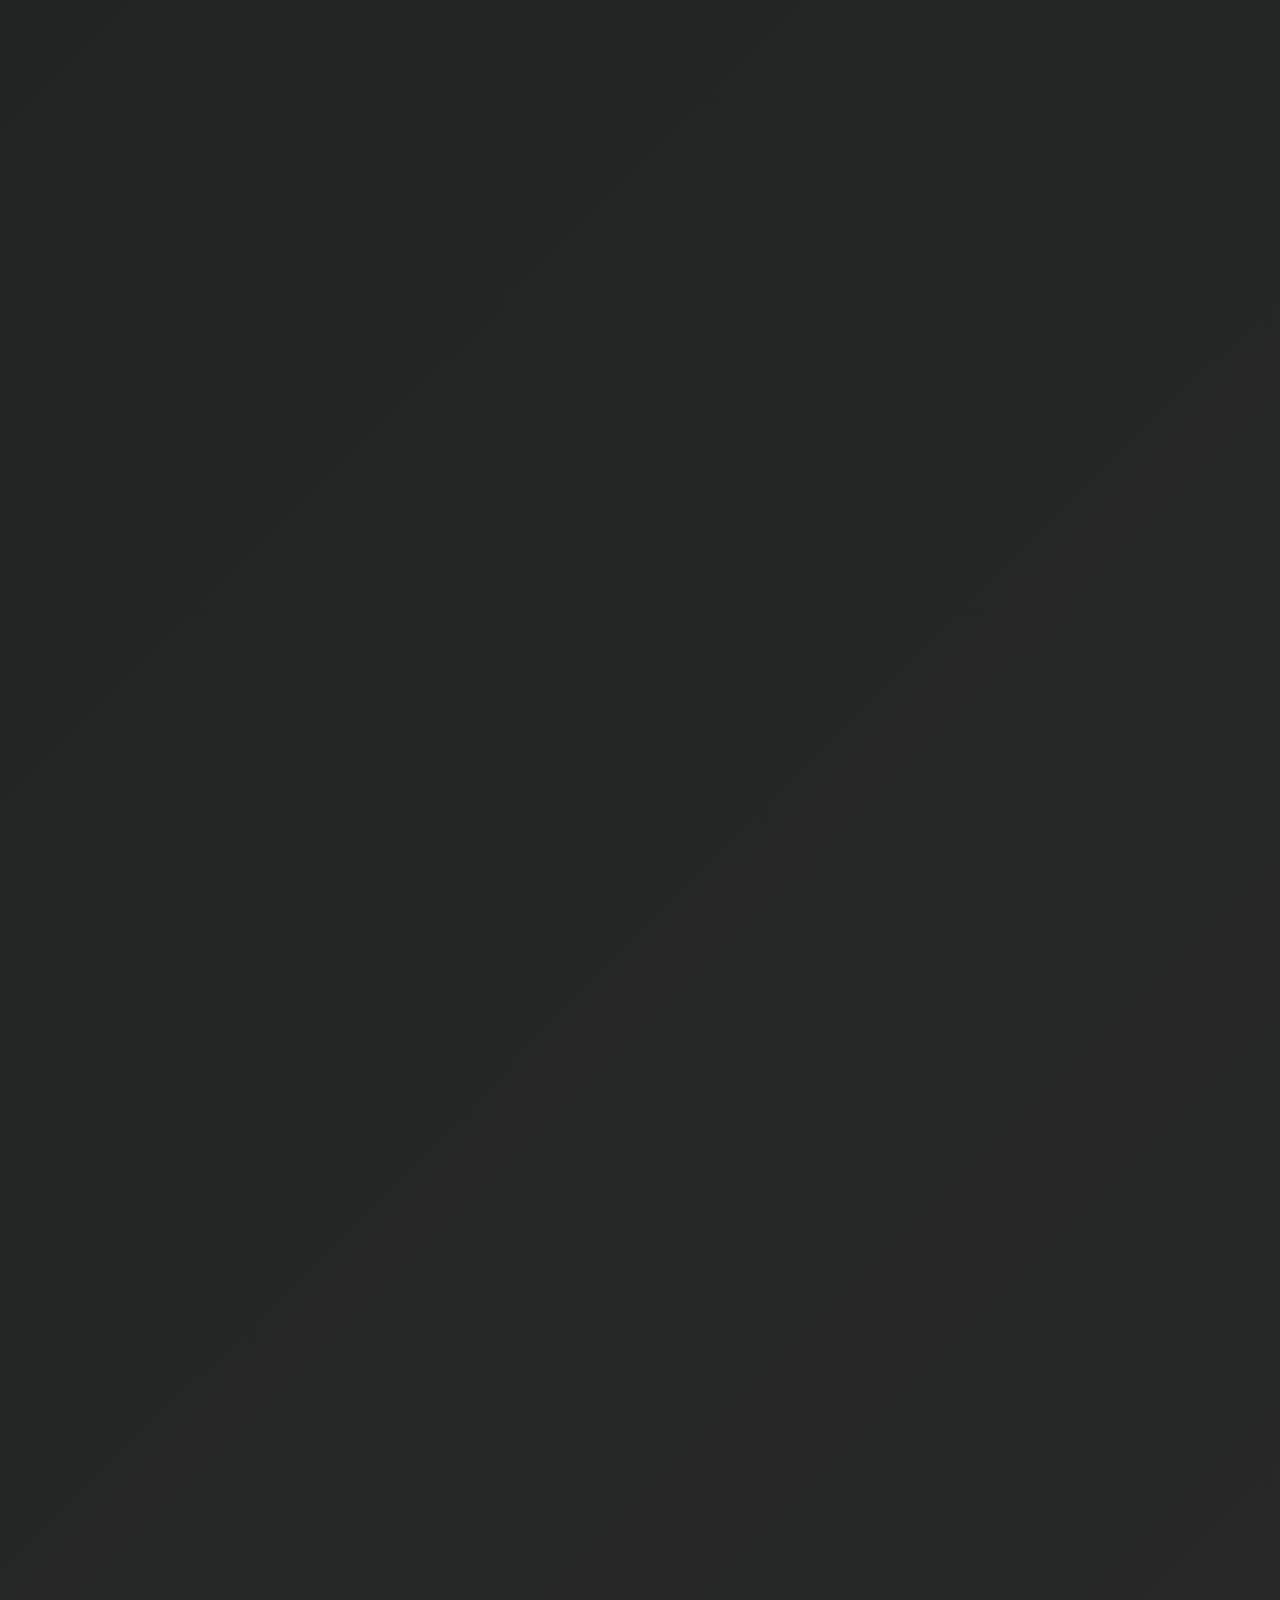
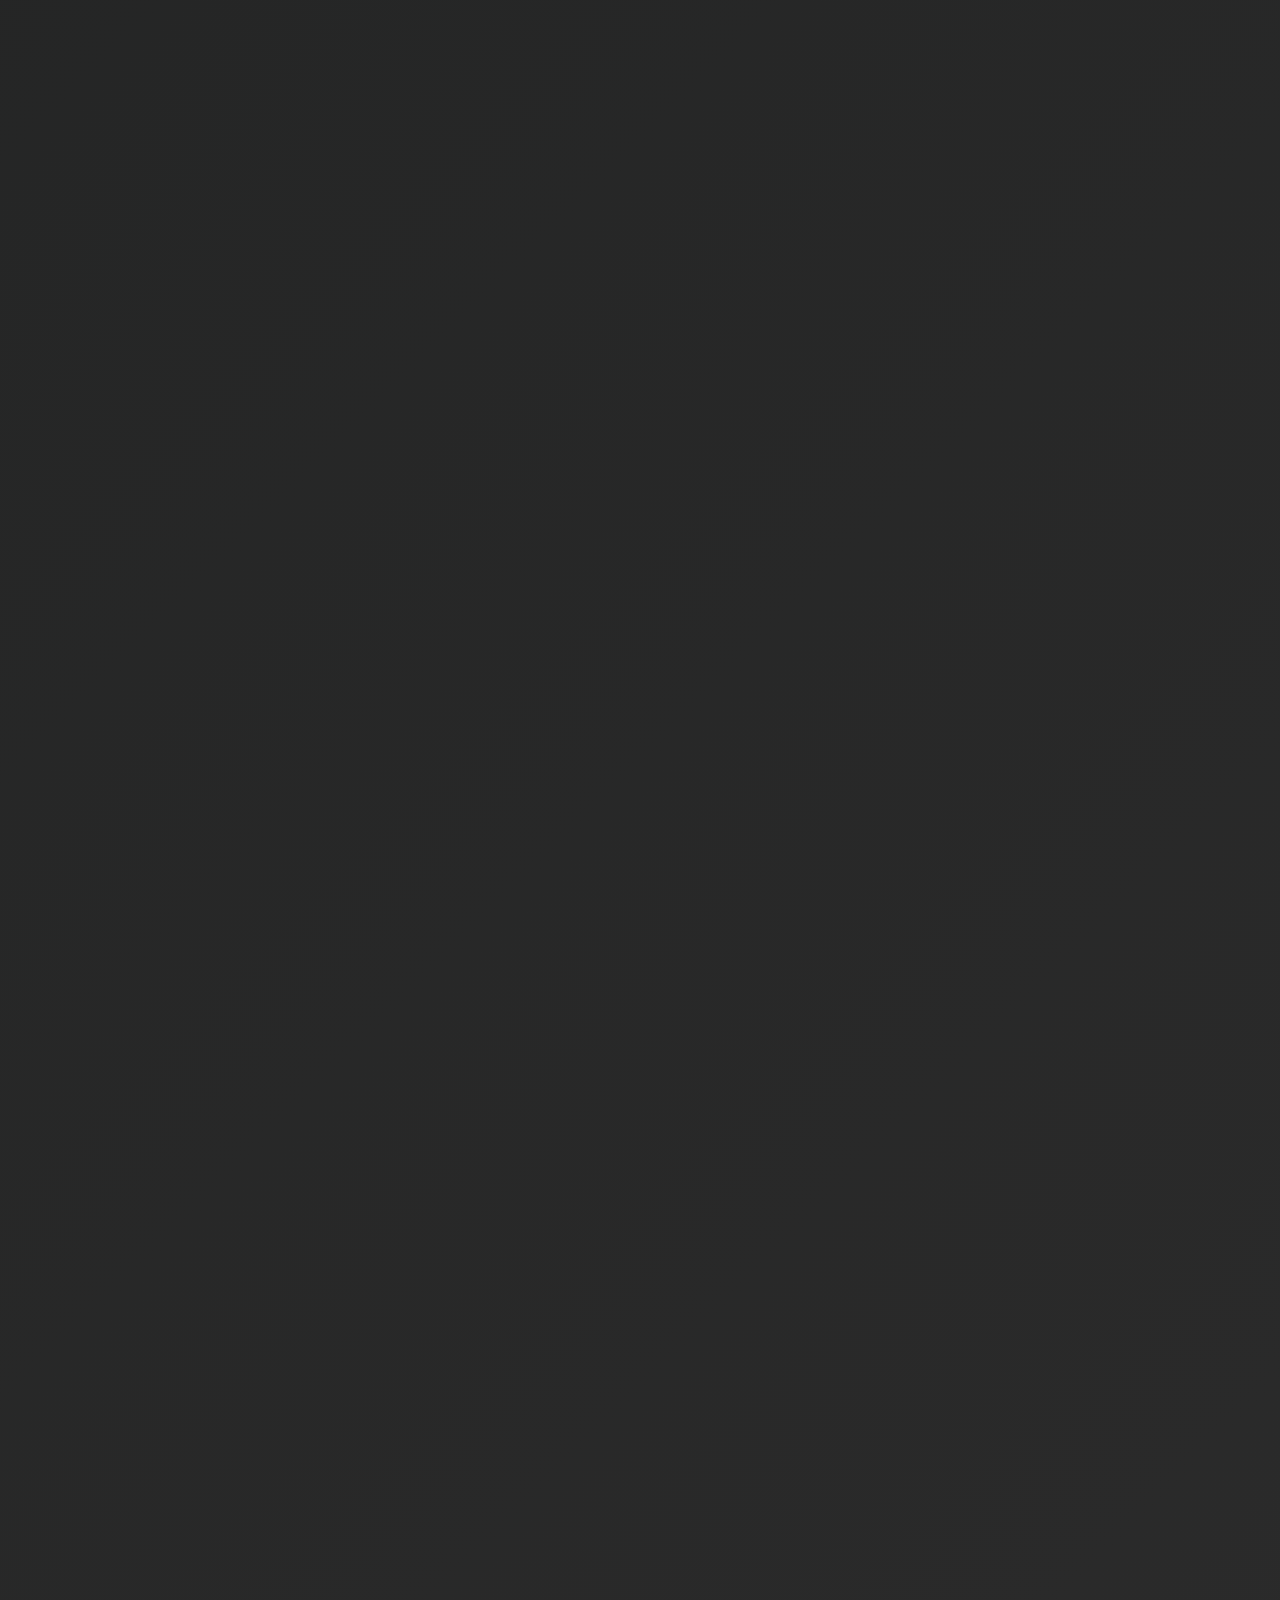
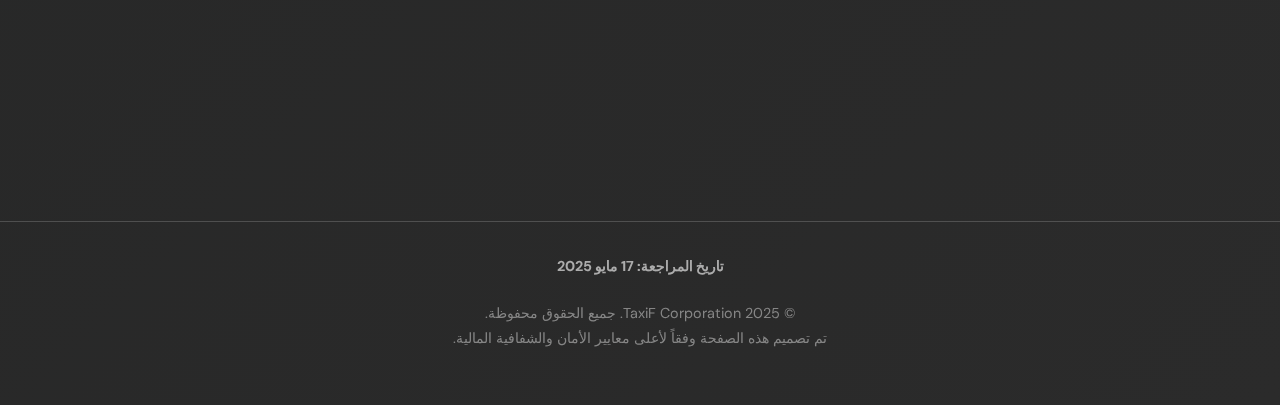
<file: Payment-policy.html>
<!DOCTYPE html>
<html lang="ar" dir="rtl">

<head>
    <meta charset="UTF-8">
    <meta name="viewport" content="width=device-width, initial-scale=1.0">
    <title>سياسة الدفع - TaxiF Payment policy</title>
    <link
        href="https://fonts.googleapis.com/css2?family=DM+Sans:wght@300;400;500;600;700&family=Epilogue:wght@300;400;500;600;700;800&display=swap"
        rel="stylesheet">
        
    <!-- Favicon Icon -->
    <link rel="shortcut icon" type="image/x-icon" href="images/favicon.ico">
    <!-- Bootstrap Css -->
    <link href="css/bootstrap.min.css" rel="stylesheet" media="screen">
    <!-- Main Custom Css -->
    <link href="css/custom.css" rel="stylesheet" media="screen">
    <!-- Font Awesome Icon Css-->
    <link href="css/all.css" rel="stylesheet" media="screen">
    <!-- Animated Css -->
    <link href="css/animate.css" rel="stylesheet">
    <!-- Mouse Cursor Css File -->
    <link rel="stylesheet" href="css/mousecursor.css">
    <style>
        :root {
            --primary-color: #1c1e1e;
            --secondary-color: #2b2b2b;
            --text-color: #CECECE;
            --accent-color: #fabe12;
            --white-color: #FFFFFF;
            --divider-color: #FFFFFF2E;
            --dark-divider-color: #ECECEC;
            --error-color: #efbc2268;
            --default-font: "DM Sans", sans-serif;
            --accent-font: "Epilogue", sans-serif;
        }

        * {
            margin: 0;
            padding: 0;
            box-sizing: border-box;
        }

        body {
            font-family: var(--default-font);
            background: linear-gradient(135deg, var(--primary-color) 0%, var(--secondary-color) 100%);
            color: var(--text-color);
            line-height: 1.8;
            overflow-x: hidden;
            position: relative;
        }

        /* Background Animation */
        .bg-animation {
            position: fixed;
            top: 0;
            left: 0;
            width: 100%;
            height: 100%;
            z-index: -1;
            opacity: 0.05;
        }

        .floating-shape {
            position: absolute;
            border-radius: 50%;
            background: var(--accent-color);
            animation: float 8s ease-in-out infinite;
        }

        .shape-1 {
            width: 120px;
            height: 120px;
            top: 10%;
            left: 10%;
            animation-delay: 0s;
        }

        .shape-2 {
            width: 80px;
            height: 80px;
            top: 70%;
            right: 15%;
            animation-delay: 2s;
        }

        .shape-3 {
            width: 60px;
            height: 60px;
            top: 40%;
            left: 80%;
            animation-delay: 4s;
        }

        @keyframes float {

            0%,
            100% {
                transform: translateY(0px) rotate(0deg);
            }

            33% {
                transform: translateY(-20px) rotate(120deg);
            }

            66% {
                transform: translateY(10px) rotate(240deg);
            }
        }

        /* Header */
        .header {
            position: fixed;
            top: 0;
            left: 0;
            right: 0;
            background: rgba(28, 30, 30, 0.95);
            backdrop-filter: blur(20px);
            border-bottom: 1px solid var(--divider-color);
            z-index: 1000;
            transition: all 0.3s ease;
        }

        .header.scrolled {
            background: rgba(28, 30, 30, 0.98);
            box-shadow: 0 4px 30px rgba(0, 0, 0, 0.3);
        }

        .nav-containers {
            max-width: 1200px;
            margin: 0 auto;
            padding: 0 2rem;
            display: flex;
            justify-content: space-between;
            align-items: center;
        }

        .logo {
            font-family: var(--accent-font);
            font-size: 2rem;
            font-weight: 800;
            color: var(--accent-color);
            text-decoration: none;
            position: relative;
            overflow: hidden;
        }

        .logo::after {
            content: '';
            position: absolute;
            bottom: 0;
            left: 0;
            width: 0;
            height: 2px;
            background: var(--accent-color);
            transition: width 0.3s ease;
        }

        .logo:hover::after {
            width: 100%;
        }

        .nav-links {
            display: flex;
            gap: 2rem;
            list-style: none;
        }

        .nav-links a {
            color: var(--text-color);
            text-decoration: none;
            font-weight: 500;
            transition: all 0.3s ease;
            position: relative;
        }

        .nav-links a:hover {
            color: var(--accent-color);
            transform: translateY(-2px);
        }

        /* Main containers */
        .containers {
            max-width: 1200px;
            margin: 0 auto;
            padding: 120px 2rem 4rem;
        }

        /* Hero Section */
        .hero {
            text-align: center;
            margin-bottom: 4rem;
            position: relative;
        }

        .hero-title {
            font-family: var(--accent-font);
            font-size: 3.5rem;
            font-weight: 800;
            color: var(--white-color);
            margin-bottom: 1rem;
            background: linear-gradient(135deg, var(--white-color) 0%, var(--accent-color) 100%);
            -webkit-background-clip: text;
            -webkit-text-fill-color: transparent;
            background-clip: text;
            animation: slideInUp 1s ease-out;
        }

        .hero-subtitle {
            font-size: 1.2rem;
            color: var(--text-color);
            max-width: 600px;
            margin: 0 auto 2rem;
            animation: slideInUp 1s ease-out 0.2s both;
        }

        .company-info {
            background: rgba(250, 190, 18, 0.1);
            border: 1px solid rgba(250, 190, 18, 0.3);
            border-radius: 15px;
            padding: 1.5rem;
            margin: 2rem auto;
            max-width: 600px;
            animation: slideInUp 1s ease-out 0.4s both;
        }

        .company-name {
            font-family: var(--accent-font);
            font-size: 1.3rem;
            font-weight: 700;
            color: var(--accent-color);
            margin-bottom: 0.5rem;
        }

        .company-address {
            color: var(--text-color);
            font-size: 0.95rem;
        }

        /* Content Sections */
        .content-section {
            background: rgba(43, 43, 43, 0.3);
            border-radius: 20px;
            padding: 2.5rem;
            margin-bottom: 2rem;
            border: 1px solid var(--divider-color);
            backdrop-filter: blur(10px);
            transition: all 0.3s ease;
            animation: fadeInScale 0.8s ease-out;
        }

        .content-section:hover {
            transform: translateY(-5px);
            box-shadow: 0 10px 40px rgba(250, 190, 18, 0.1);
            border-color: rgba(250, 190, 18, 0.5);
        }

        .section-title {
            font-family: var(--accent-font);
            font-size: 2rem;
            font-weight: 700;
            color: var(--accent-color);
            margin-bottom: 1.5rem;
            position: relative;
            padding-bottom: 0.5rem;
        }

        .section-title::after {
            content: '';
            position: absolute;
            bottom: 0;
            left: 0;
            width: 50px;
            height: 3px;
            background: linear-gradient(90deg, var(--accent-color), transparent);
            border-radius: 2px;
        }

        .subsection-title {
            font-family: var(--accent-font);
            font-size: 1.3rem;
            font-weight: 600;
            color: var(--white-color);
            margin: 2rem 0 1rem;
            padding: 0.5rem 0;
            border-bottom: 1px solid var(--divider-color);
        }

        .content-text {
            color: var(--text-color);
            line-height: 1.8;
            margin-bottom: 1.5rem;
        }

        .highlight {
            color: var(--accent-color);
            font-weight: 600;
        }

        .data-list {
            list-style: none;
            padding: 1rem 0;
        }

        .data-list li {
            position: relative;
            padding: 0.8rem 0 0.8rem 2rem;
            color: var(--text-color);
            transition: all 0.3s ease;
        }

        .data-list li::before {
            content: '•';
            position: absolute;
            left: 0;
            color: var(--accent-color);
            font-size: 1.5rem;
            font-weight: bold;
            transform: scale(0);
            animation: bulletPop 0.5s ease-out forwards;
        }

        .data-list li:nth-child(1)::before {
            animation-delay: 0.1s;
        }

        .data-list li:nth-child(2)::before {
            animation-delay: 0.2s;
        }

        .data-list li:nth-child(3)::before {
            animation-delay: 0.3s;
        }

        .data-list li:nth-child(4)::before {
            animation-delay: 0.4s;
        }

        .data-list li:hover {
            color: var(--white-color);
            transform: translateX(10px);
        }

        /* Important Notice */
        .important-notice {
            background: linear-gradient(135deg, rgba(250, 190, 18, 0.1) 0%, rgba(250, 190, 18, 0.05) 100%);
            border: 2px solid var(--accent-color);
            border-radius: 15px;
            padding: 2rem;
            margin: 2rem 0;
            position: relative;
            overflow: hidden;
        }

        .important-notice::before {
            content: '';
            position: absolute;
            top: 0;
            left: -100%;
            width: 100%;
            height: 100%;
            background: linear-gradient(90deg, transparent, rgba(250, 190, 18, 0.1), transparent);
            animation: shimmer 3s infinite;
        }

        .notice-title {
            font-family: var(--accent-font);
            font-size: 1.2rem;
            font-weight: 700;
            color: var(--accent-color);
            margin-bottom: 1rem;
            display: flex;
            align-items: center;
            gap: 0.5rem;
        }

        .notice-title::before {
            content: '💳';
            font-size: 1.5rem;
        }

        .price-notice .notice-title::before {
            content: '💰';
        }

        .security-notice .notice-title::before {
            content: '🔒';
        }

        /* Contact Section */
        .contact-section {
            background: linear-gradient(135deg, var(--secondary-color) 0%, var(--primary-color) 100%);
            border-radius: 20px;
            padding: 3rem;
            text-align: center;
            margin-top: 3rem;
            border: 2px solid var(--accent-color);
            position: relative;
            overflow: hidden;
        }

        .contact-section::before {
            content: '';
            position: absolute;
            top: -50%;
            left: -50%;
            width: 200%;
            height: 200%;
            background: conic-gradient(from 0deg, transparent, rgba(250, 190, 18, 0.1), transparent);
            animation: rotate 10s linear infinite;
        }

        .contact-content {
            position: relative;
            z-index: 1;
        }

        .contact-title {
            font-family: var(--accent-font);
            font-size: 2.5rem;
            font-weight: 800;
            color: var(--accent-color);
            margin-bottom: 1rem;
        }

        .contact-info {
            display: flex;
            justify-content: center;
            gap: 3rem;
            margin-top: 2rem;
            flex-wrap: wrap;
        }

        .contact-item {
            background: rgba(250, 190, 18, 0.1);
            border-radius: 15px;
            padding: 1.5rem;
            transition: all 0.3s ease;
            border: 1px solid rgba(250, 190, 18, 0.3);
        }

        .contact-item:hover {
            transform: translateY(-5px);
            background: rgba(250, 190, 18, 0.2);
            box-shadow: 0 10px 30px rgba(250, 190, 18, 0.2);
        }

        .contact-item strong {
            color: var(--accent-color);
            display: block;
            margin-bottom: 0.5rem;
            font-family: var(--accent-font);
        }

        /* Footer */
        .footer {
            text-align: center;
            padding: 2rem;
            border-top: 1px solid var(--divider-color);
            margin-top: 4rem;
            color: var(--text-color);
        }

        .footer-text {
            font-size: 0.9rem;
            opacity: 0.8;
        }

        /* Payment Methods Grid */
        .payment-methods {
            display: grid;
            grid-template-columns: repeat(auto-fit, minmax(250px, 1fr));
            gap: 1.5rem;
            margin: 2rem 0;
        }

        .payment-method {
            background: rgba(250, 190, 18, 0.05);
            border: 1px solid rgba(250, 190, 18, 0.2);
            border-radius: 12px;
            padding: 1.5rem;
            text-align: center;
            transition: all 0.3s ease;
        }

        .payment-method:hover {
            background: rgba(250, 190, 18, 0.1);
            transform: translateY(-3px);
            box-shadow: 0 5px 20px rgba(250, 190, 18, 0.1);
        }

        .payment-method-title {
            color: var(--accent-color);
            font-weight: 600;
            font-size: 1.1rem;
            margin-bottom: 0.5rem;
        }

        /* Pricing Info Box */
        .pricing-info {
            background: linear-gradient(135deg, rgba(43, 43, 43, 0.4), rgba(28, 30, 30, 0.4));
            border-left: 4px solid var(--accent-color);
            padding: 1.5rem;
            margin: 1.5rem 0;
            border-radius: 0 10px 10px 0;
        }

        .pricing-title {
            color: var(--accent-color);
            font-weight: 600;
            margin-bottom: 1rem;
        }

        /* Animations */
        @keyframes slideInUp {
            from {
                opacity: 0;
                transform: translateY(60px);
            }

            to {
                opacity: 1;
                transform: translateY(0);
            }
        }

        @keyframes fadeInScale {
            from {
                opacity: 0;
                transform: scale(0.95);
            }

            to {
                opacity: 1;
                transform: scale(1);
            }
        }

        @keyframes bulletPop {
            from {
                transform: scale(0);
            }

            to {
                transform: scale(1);
            }
        }

        @keyframes shimmer {
            0% {
                left: -100%;
            }

            100% {
                left: 100%;
            }
        }

        @keyframes rotate {
            from {
                transform: rotate(0deg);
            }

            to {
                transform: rotate(360deg);
            }
        }

        /* Scroll Progress Bar */
        .progress-bar {
            position: fixed;
            top: 0;
            left: 0;
            width: 0%;
            height: 4px;
            background: linear-gradient(90deg, var(--accent-color), var(--white-color));
            z-index: 1001;
            transition: width 0.1s ease;
        }

        /* Responsive Design */
        @media (max-width: 768px) {
            .nav-links {
                display: none;
            }

            .hero-title {
                font-size: 2.5rem;
            }

            .containers {
                padding: 100px 1rem 2rem;
            }

            .content-section {
                padding: 1.5rem;
            }

            .contact-info {
                flex-direction: column;
                gap: 1rem;
            }

            .payment-methods {
                grid-template-columns: 1fr;
            }
        }

        /* Intersection Observer Animation */
        .fade-in {
            opacity: 0;
            transform: translateY(30px);
            transition: all 0.8s ease;
        }

        .fade-in.visible {
            opacity: 1;
            transform: translateY(0);
        }
    </style>
</head>

<body>
    <div class="bg-animation">
        <div class="floating-shape shape-1"></div>
        <div class="floating-shape shape-2"></div>
        <div class="floating-shape shape-3"></div>  
    </div>

    <div class="progress-bar" id="progressBar"></div>

    <header class="header" id="header">
        <nav class="navbar navbar-expand-lg">
            <div class="container">
                <!-- Logo Start -->
                <a class="navbar-brand" href="./">
                    <img src="images/logo.svg" alt="Logo">
                </a>
                <!-- Logo End -->

                <!-- Main Menu Start -->
                <div class="collapse navbar-collapse main-menu">
                    <div class="nav-menu-wrapper">
                        <ul class="navbar-nav mr-auto" id="menu">
                            <li class="nav-item"><a class="nav-link" href="./">الرئيسية</a></li>
                            <li class="nav-item"><a class="nav-link" href="index.html">من نحن</a></li>
                            <li class="nav-item"><a class="nav-link" href="index.html">خدماتنا</a></li>
                            <li class="nav-item"><a class="nav-link" href="index.html">انضم كسائق</a></li>
                            <li class="nav-item"><a class="nav-link" href="contact.html">تواصل معنا</a></li>
                        </ul>
                    </div>
                    <!-- زر الحجز -->
                    <div class="header-btn d-inline-flex">
                        <a href="booking.html" class="btn-default">احجز الآن</a>
                    </div>
                </div>

                <!-- Main Menu End -->
                <div class="navbar-toggle"></div>
            </div>
        </nav>
    </header>

    <div class="containers">
        <section class="hero" style="margin-top: 80px;">
            <h1 class="hero-title">سياسة الدفع</h1>
            <p class="hero-subtitle">نوفر لك طرق دفع متنوعة وآمنة لضمان تجربة سهلة ومريحة مع خدماتنا</p>

            <div class="company-info">
                <div class="company-name">TAXIF CORPORATION</div>
                <div class="company-address">85 Great Portland St, London, W1W 7LT, UK</div>
            </div>
        </section>

        <section class="content-section fade-in">
            <h2 class="section-title">1. المصطلحات والتعاريف</h2>
            
            <div class="data-list">
                <div style="margin-bottom: 1.5rem;">
                    <strong style="color: var(--accent-color);">خدمة TaxiF أو الخدمة:</strong>
                    <span style="color: var(--text-color);">النظام الإلكتروني (السوق) الذي يوفر إمكانية تبادل المعلومات بين المستهلكين ومقدمي خدمات نقل الركاب عبر البوابة أو تطبيقات الجوال.</span>
                </div>

                <div style="margin-bottom: 1.5rem;">
                    <strong style="color: var(--accent-color);">المدير أو TAXIF CORPORATION:</strong>
                    <span style="color: var(--text-color);">شركة تأسست بموجب قوانين المملكة المتحدة ومسجلة على العنوان: 85 Great Portland St, London, W1W 7LT, UK</span>
                </div>

                <div style="margin-bottom: 1.5rem;">
                    <strong style="color: var(--accent-color);">البوابة:</strong>
                    <span style="color: var(--text-color);">موقع <span class="highlight">https://taxif.com</span></span>
                </div>

                <div style="margin-bottom: 1.5rem;">
                    <strong style="color: var(--accent-color);">تطبيق الهاتف المحمول:</strong>
                    <span style="color: var(--text-color);">تطبيق للأجهزة المحمولة "TaxiF" لأنظمة التشغيل iOS و Android و Windows</span>
                </div>

                <div style="margin-bottom: 1.5rem;">
                    <strong style="color: var(--accent-color);">البطاقة المصرفية:</strong>
                    <span style="color: var(--text-color);">البطاقة المصرفية لنظام الدفع الدولي MasterCard، Visa</span>
                </div>
            </div>
        </section>

        <section class="content-section fade-in">
            <h2 class="section-title">2. أحكام عامة</h2>

            <div class="pricing-info">
                <div class="pricing-title">💰 أسعار الخدمات</div>
                <p class="content-text">
                    يتم الدفع مقابل الخدمات وفقاً لأسعار التذاكر المدرجة في قسم «حول» تطبيق الهاتف المحمول وعلى البوابة.
                </p>
            </div>

            <div class="important-notice price-notice">
                <div class="notice-title">أسعار ارتفاع الطلب</div>
                <p class="content-text">
                    في فترات ارتفاع الطلب على الخدمات (أيام العطلات، الأحداث الجماعية، الاختناقات المرورية، وأحوال الطقس)، 
                    يمكن زيادة أسعار الأجرة. سيتم إشعارك بالزيادة مع إمكانية تقليل الأجرة إلى المعدل الأساسي.
                </p>
            </div>

            <h3 class="subsection-title">طرق الدفع المتاحة</h3>
            <div class="payment-methods">
                <div class="payment-method">
                    <div class="payment-method-title">💵 الدفع النقدي</div>
                    <p style="color: var(--text-color); font-size: 0.9rem;">التحويل المباشر للأموال النقدية إلى الشريك الذي قدم الخدمة</p>
                </div>
                <div class="payment-method">
                    <div class="payment-method-title">💳 البطاقة المصرفية</div>
                    <p style="color: var(--text-color); font-size: 0.9rem;">الدفع عبر بطاقات MasterCard و Visa (حسب التوفر الفني)</p>
                </div>
            </div>

            <div class="important-notice security-notice">
                <div class="notice-title">ضمان الأمان</div>
                <p class="content-text">
                    يعمل المسؤول كممثل مفوض للشريك ويتولى تنفيذ المساعدة التكنولوجية لضمان قبول المدفوعات عن طريق 
                    البطاقات المصرفية بأمان تام.
                </p>
            </div>
        </section>

        <section class="content-section fade-in">
            <h2 class="section-title">3. متطلبات ضمان الدفع بالبطاقات المصرفية</h2>

            <p class="content-text">
                لضمان إمكانية إجراء مدفوعات مقابل الخدمات المقدمة عن طريق بطاقة البنك، يلتزم المستخدم بما يلي:
            </p>

            <ul class="data-list">
                <li>تثبيت تطبيق الهاتف المحمول أو الوصول إلى الخدمة عبر البوابة</li>
                <li>التسجيل مع تحديد رقم الهاتف المحمول</li>
                <li>إضافة البطاقة المصرفية في حقل «بطاقات الدفع» في ملف التعريف</li>
                <li>إدخال بيانات البطاقة: رقم البطاقة، تاريخ الانتهاء، اسم المالك، والرمز الآمن (CVV2)</li>
            </ul>

            <div class="important-notice security-notice">
                <div class="notice-title">حماية البيانات</div>
                <p class="content-text">
                    <strong>الخدمة لا تحفظ بيانات البطاقات المصرفية.</strong> يتم نقل جميع بيانات البطاقة إلى نموذج 
                    الجهات الخارجية المصرح لها بتقديم الخدمات المالية باستخدام بروتوكولات الاتصال الآمنة.
                </p>
            </div>

            <div class="pricing-info">
                <div class="pricing-title">🔍 التحقق من البطاقة</div>
                <p class="content-text">
                    عند إضافة بطاقة البنك، سيتم حظر مبلغ 1.00 جنيه إسترليني للتحقق من صلاحية البطاقة، 
                    وسيتم إلغاء الحظر فور تأكيد صحة البطاقة.
                </p>
            </div>
        </section>

        <section class="content-section fade-in">
            <h2 class="section-title">4. ترتيب الدفع مقابل الخدمات</h2>

            <p class="content-text">
                يُسمح بالدفع مقابل الخدمات المقدمة عن طريق البطاقات المصرفية حصرياً في حالة:
            </p>

            <ul class="data-list">
                <li>توفر الإمكانية الفنية للدفع الإلكتروني</li>
                <li>امتثال المستخدم لمتطلبات ضمان إمكانية الدفع عبر البطاقات المصرفية</li>
                <li>صحة وسلامة بيانات البطاقة المصرفية المقدمة</li>
            </ul>

            <div class="important-notice">
                <div class="notice-title">في حالة تعذر الدفع الإلكتروني</div>
                <p class="content-text">
                    في حالة استحالة الدفع مقابل الخدمات عن طريق بطاقة البنك لأي سبب، 
                    يكون المستخدم ملزماً بالدفع نقداً للشريك مقدم الخدمة.
                </p>
            </div>
        </section>

        <section class="content-section fade-in">
            <h2 class="section-title">5. الضمانات والمسؤولية</h2>

            <div class="important-notice security-notice">
                <div class="notice-title">إخلاء المسؤولية</div>
                <p class="content-text">
                    لن يكون المسؤول مسؤولاً عن القدرة على العمل وضمان سلامة وأمان المعلومات المنقولة أثناء إجراء الدفعات عبر بطاقات المستخدم المصرفية، 
                    وكذلك عن إجراءات البنك وأنظمة الدفع الدولية.
                </p>
            </div>

            <h3 class="subsection-title">التزامات المستخدم</h3>
            <ul class="data-list">
                <li><strong>حماية الجهاز:</strong> عدم نقل الأجهزة المحمولة مع تطبيق الهاتف المحمول المثبت إلى أطراف ثالثة</li>
                <li><strong>في حالة الفقدان:</strong> الاتصال بالبنك فوراً لحظر البطاقة المصرفية عند فقدان الجهاز</li>
                <li><strong>المسؤولية:</strong> تعتبر أي إجراءات من الجهاز المحمول للمستخدم بمثابة إجراءات للمستخدم نفسه</li>
                <li><strong>الإبلاغ:</strong> إخطار البنك والمسؤول فوراً في حالة الشك في استخدام غير مصرح به للبطاقة</li>
            </ul>

            <div class="pricing-info">
                <div class="pricing-title">⚖️ العلاقات القانونية</div>
                <p class="content-text">
                    جميع العلاقات المتعلقة بالدفعات عن طريق بطاقات البنك تخضع لأحكام وشروط أنظمة الدفع الدولية، 
                    واتفاقيات المستخدم مع البنك المُصدر للبطاقة المصرفية.
                </p>
            </div>
        </section>

        <section class="content-section fade-in">
            <h2 class="section-title">6. السرية وحماية البيانات الشخصية</h2>

            <div class="important-notice security-notice">
                <div class="notice-title">سياسة السرية</div>
                <p class="content-text">
                    يؤكد المستخدم عند قبوله هذه السياسة أنه قد تعرّف وأكد موافقته دون قيد أو شرط على 
                    <span class="highlight">سياسة السرية</span> الموضوعة على البوابة وتطبيق الجوال.
                </p>
            </div>

            <p class="content-text">
                نحن نلتزم بحماية خصوصيتك وأمان بياناتك الشخصية وفقاً لأعلى المعايير الدولية. 
                جميع المعاملات المالية محمية بتقنيات التشفير المتقدمة.
            </p>
        </section>

        <section class="content-section fade-in">
            <h2 class="section-title">7. أحكام ختامية</h2>

            <h3 class="subsection-title">المقاولون من الباطن</h3>
            <p class="content-text">
                يحق للمسؤول إشراك المقاولين من الباطن في أراضي دول معينة لأغراض الخدمة، 
                ونقل المعلومات إلى الشركاء، ودعم المستخدمين ودعم الخدمة.
            </p>

            <h3 class="subsection-title">القانون المعمول به</h3>
            <div class="pricing-info">
                <div class="pricing-title">🏛️ التشريع المطبق</div>
                <p class="content-text">
                    تخضع هذه السياسة وتُفسر وفقاً لتشريعات المملكة المتحدة. 
                    تتم تسوية جميع النزاعات المحتملة وفقاً للتشريعات المعمول بها في المملكة المتحدة.
                </p>
            </div>

            <h3 class="subsection-title">تعديل السياسة</h3>
            <div class="important-notice">
                <div class="notice-title">حق التعديل</div>
                <p class="content-text">
                    يجوز للمسؤول تعديل السياسة أو استكمالها أو تعديلها بأي طريقة أخرى دون إشعار مسبق من المستخدم. 
                    يتم نشر السياسة مع جميع التعديلات على البوابة وتطبيقات الهاتف المحمول.
                </p>
            </div>

            <h3 class="subsection-title">صلاحية الأحكام</h3>
            <p class="content-text">
                في حالة اعتبار واحد أو أكثر من أحكام هذه السياسة غير صالح أو ليس له أي أثر قانوني لأي سبب من الأسباب، 
                فإنه لا يؤثر على صحة أو قابلية تطبيق الأحكام الأخرى في السياسة.
            </p>
        </section>

        <section class="contact-section fade-in" id="contact">
            <div class="contact-content">
                <h2 class="contact-title">تواصل معنا</h2>
                <p class="content-text">
                    يتم إرسال جميع الأسئلة والشكاوى المحتملة المتعلقة بسياسة الدفع إلى خدمة العملاء
                </p>

                <div class="contact-info">
                    <div class="contact-item">
                        <strong>الدعم الفني</strong>
                        <div>+447723538074</div>
                    </div>
                    <div class="contact-item">
                        <strong>البريد الإلكتروني</strong>
                        <div>support@taxif.com</div>
                    </div>
                    <div class="contact-item">
                        <strong>العنوان</strong>
                        <div>85 Great Portland St<br>London, W1W 7LT, UK</div>
                    </div>
                </div>
            </div>
        </section>
    </div>

    <footer class="footer">
        <div class="footer-text">
            <p><strong>تاريخ المراجعة: 17 مايو 2025</strong></p>
            <p style="margin-top: 1rem; opacity: 0.7;">
                © 2025 TaxiF Corporation. جميع الحقوق محفوظة.<br>
                تم تصميم هذه الصفحة وفقاً لأعلى معايير الأمان والشفافية المالية.
            </p>
        </div>
    </footer>

    <script>
        // Progress Bar Animation
        window.addEventListener('scroll', () => {
            const winScroll = document.body.scrollTop || document.documentElement.scrollTop;
            const height = document.documentElement.scrollHeight - document.documentElement.clientHeight;
            const scrolled = (winScroll / height) * 100;
            document.getElementById('progressBar').style.width = scrolled + '%';
        });

        // Header Scroll Effect
        window.addEventListener('scroll', () => {
            const header = document.getElementById('header');
            if (window.scrollY > 100) {
                header.classList.add('scrolled');
            } else {
                header.classList.remove('scrolled');
            }
        });

        // Intersection Observer for Fade In Animation
        const observerOptions = {
            threshold: 0.1,
            rootMargin: '0px 0px -50px 0px'
        };

        const observer = new IntersectionObserver((entries) => {
            entries.forEach(entry => {
                if (entry.isIntersecting) {
                    entry.target.classList.add('visible');
                }
            });
        }, observerOptions);

        // Observe all fade-in elements
        document.querySelectorAll('.fade-in').forEach(el => {
            observer.observe(el);
        });

        // Smooth Scrolling for Navigation Links
        document.querySelectorAll('a[href^="#"]').forEach(anchor => {
            anchor.addEventListener('click', function (e) {
                e.preventDefault();
                const target = document.querySelector(this.getAttribute('href'));
                if (target) {
                    target.scrollIntoView({
                        behavior: 'smooth',
                        block: 'start'
                    });
                }
            });
        });

        // Add Loading Animation
        window.addEventListener('load', () => {
            document.body.style.opacity = '0';
            document.body.style.transition = 'opacity 0.5s ease';
            setTimeout(() => {
                document.body.style.opacity = '1';
            }, 100);
        });

        // Enhanced Hover Effects for Contact Items
        document.querySelectorAll('.contact-item').forEach(item => {
            item.addEventListener('mouseenter', function () {
                this.style.transform = 'translateY(-8px) scale(1.02)';
            });

            item.addEventListener('mouseleave', function () {
                this.style.transform = 'translateY(-5px) scale(1)';
            });
        });

        // Enhanced Hover Effects for Payment Methods
        document.querySelectorAll('.payment-method').forEach(item => {
            item.addEventListener('mouseenter', function () {
                this.style.transform = 'translateY(-5px) scale(1.02)';
                this.style.boxShadow = '0 10px 30px rgba(250, 190, 18, 0.2)';
            });

            item.addEventListener('mouseleave', function () {
                this.style.transform = 'translateY(-3px) scale(1)';
                this.style.boxShadow = '0 5px 20px rgba(250, 190, 18, 0.1)';
            });
        });

        // Parallax Effect for Background Shapes
        window.addEventListener('scroll', () => {
            const scrolled = window.pageYOffset;
            const shapes = document.querySelectorAll('.floating-shape');

            shapes.forEach((shape, index) => {
                const speed = 0.5 + (index * 0.2);
                shape.style.transform = `translateY(${scrolled * speed}px) rotate(${scrolled * 0.1}deg)`;
            });
        });

        // Dynamic Text Color Animation
        const textElements = document.querySelectorAll('.content-text, .data-list li');
        textElements.forEach(element => {
            element.addEventListener('mouseenter', function () {
                this.style.color = 'var(--white-color)';
                this.style.transition = 'color 0.3s ease';
            });

            element.addEventListener('mouseleave', function () {
                this.style.color = 'var(--text-color)';
            });
        });

        // Interactive pricing info boxes
        document.querySelectorAll('.pricing-info').forEach(item => {
            item.addEventListener('mouseenter', function () {
                this.style.transform = 'translateX(5px)';
                this.style.background = 'linear-gradient(135deg, rgba(43, 43, 43, 0.6), rgba(28, 30, 30, 0.6))';
            });

            item.addEventListener('mouseleave', function () {
                this.style.transform = 'translateX(0px)';
                this.style.background = 'linear-gradient(135deg, rgba(43, 43, 43, 0.4), rgba(28, 30, 30, 0.4))';
            });
        });
    </script>
</body>
</html>
</file>
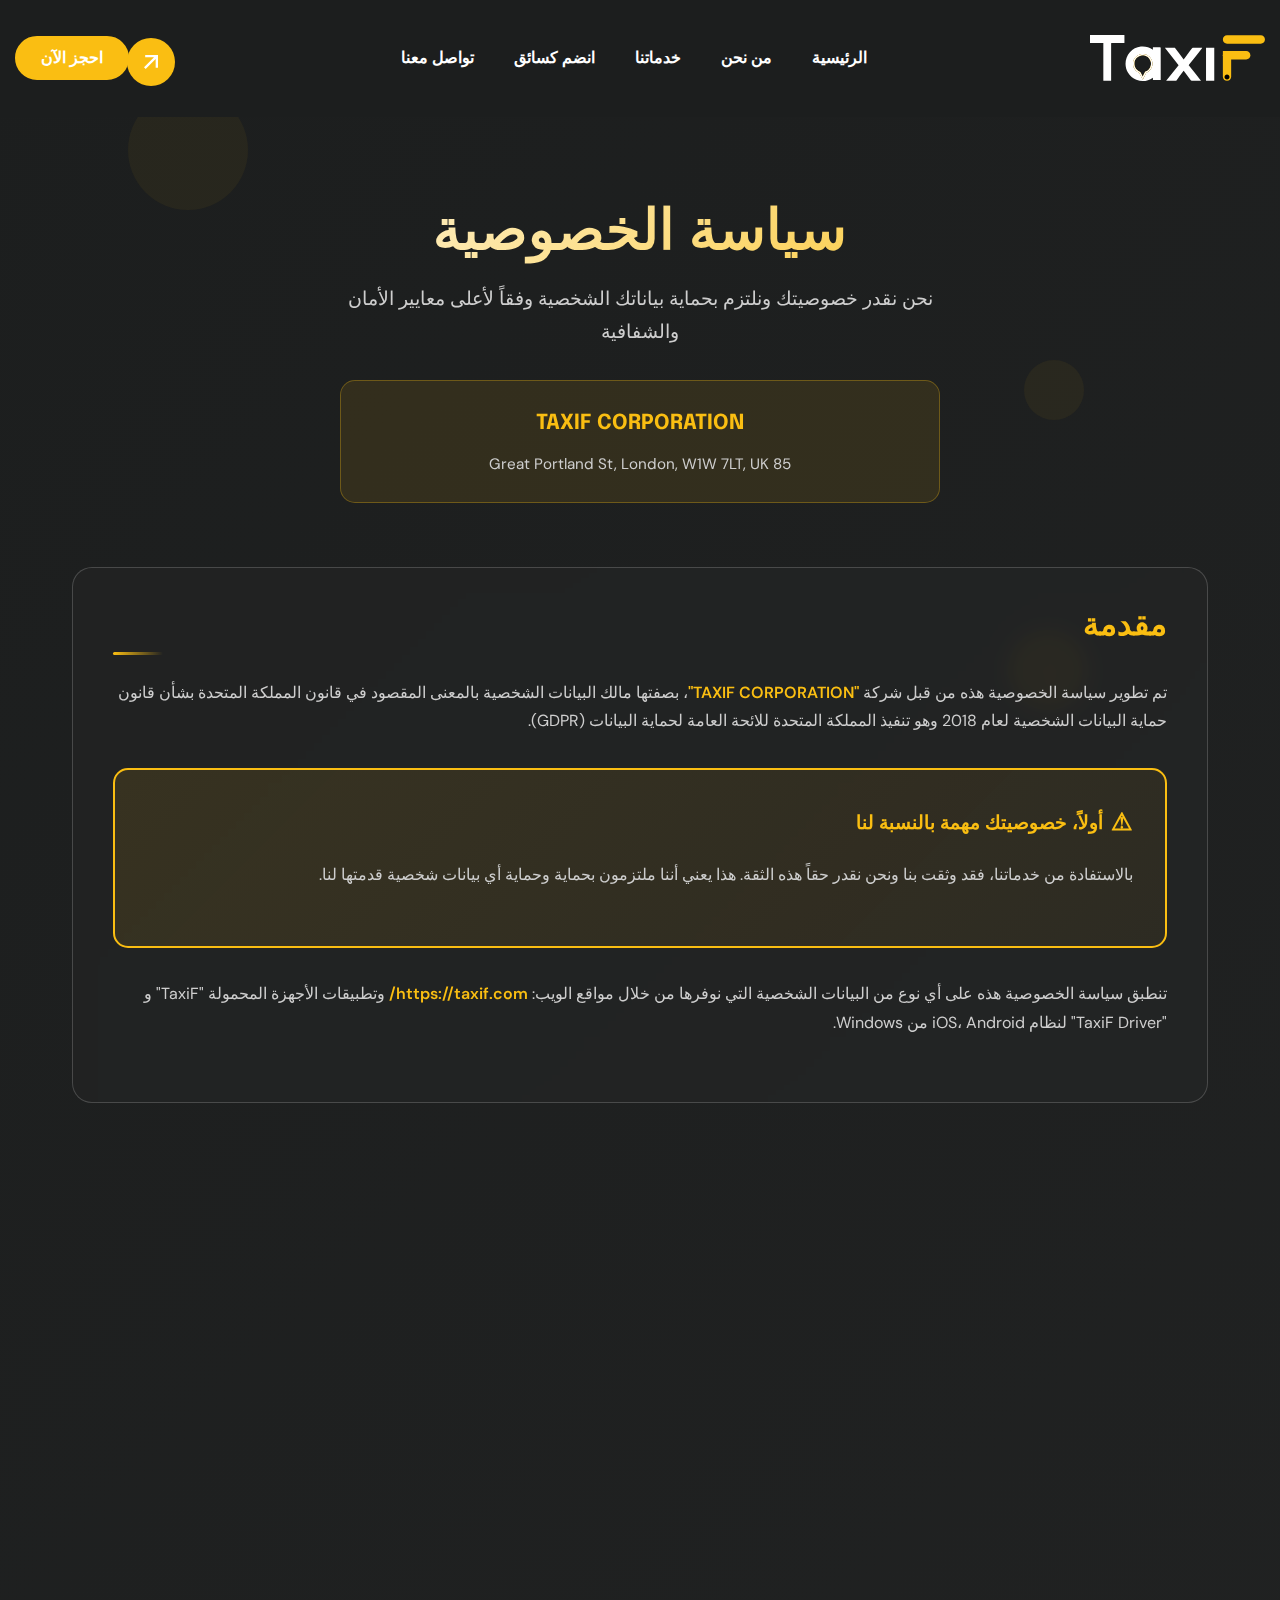
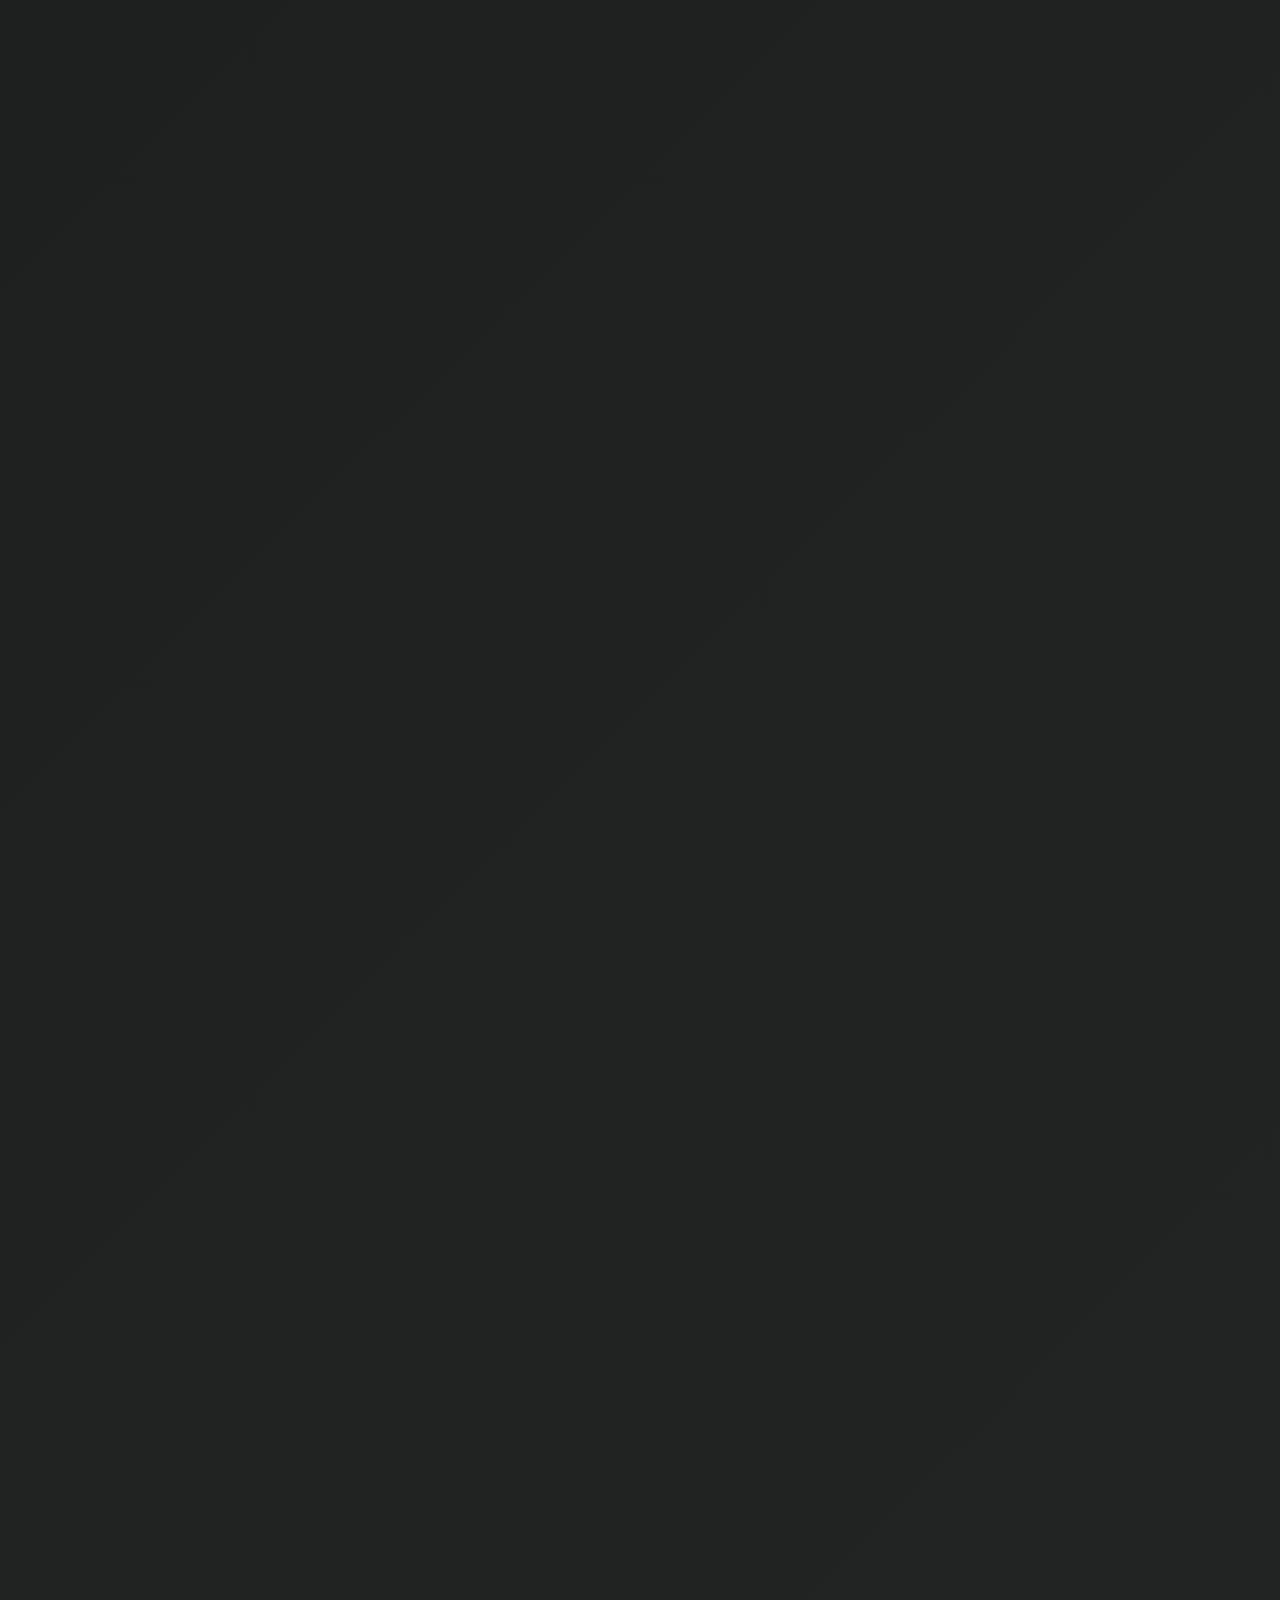
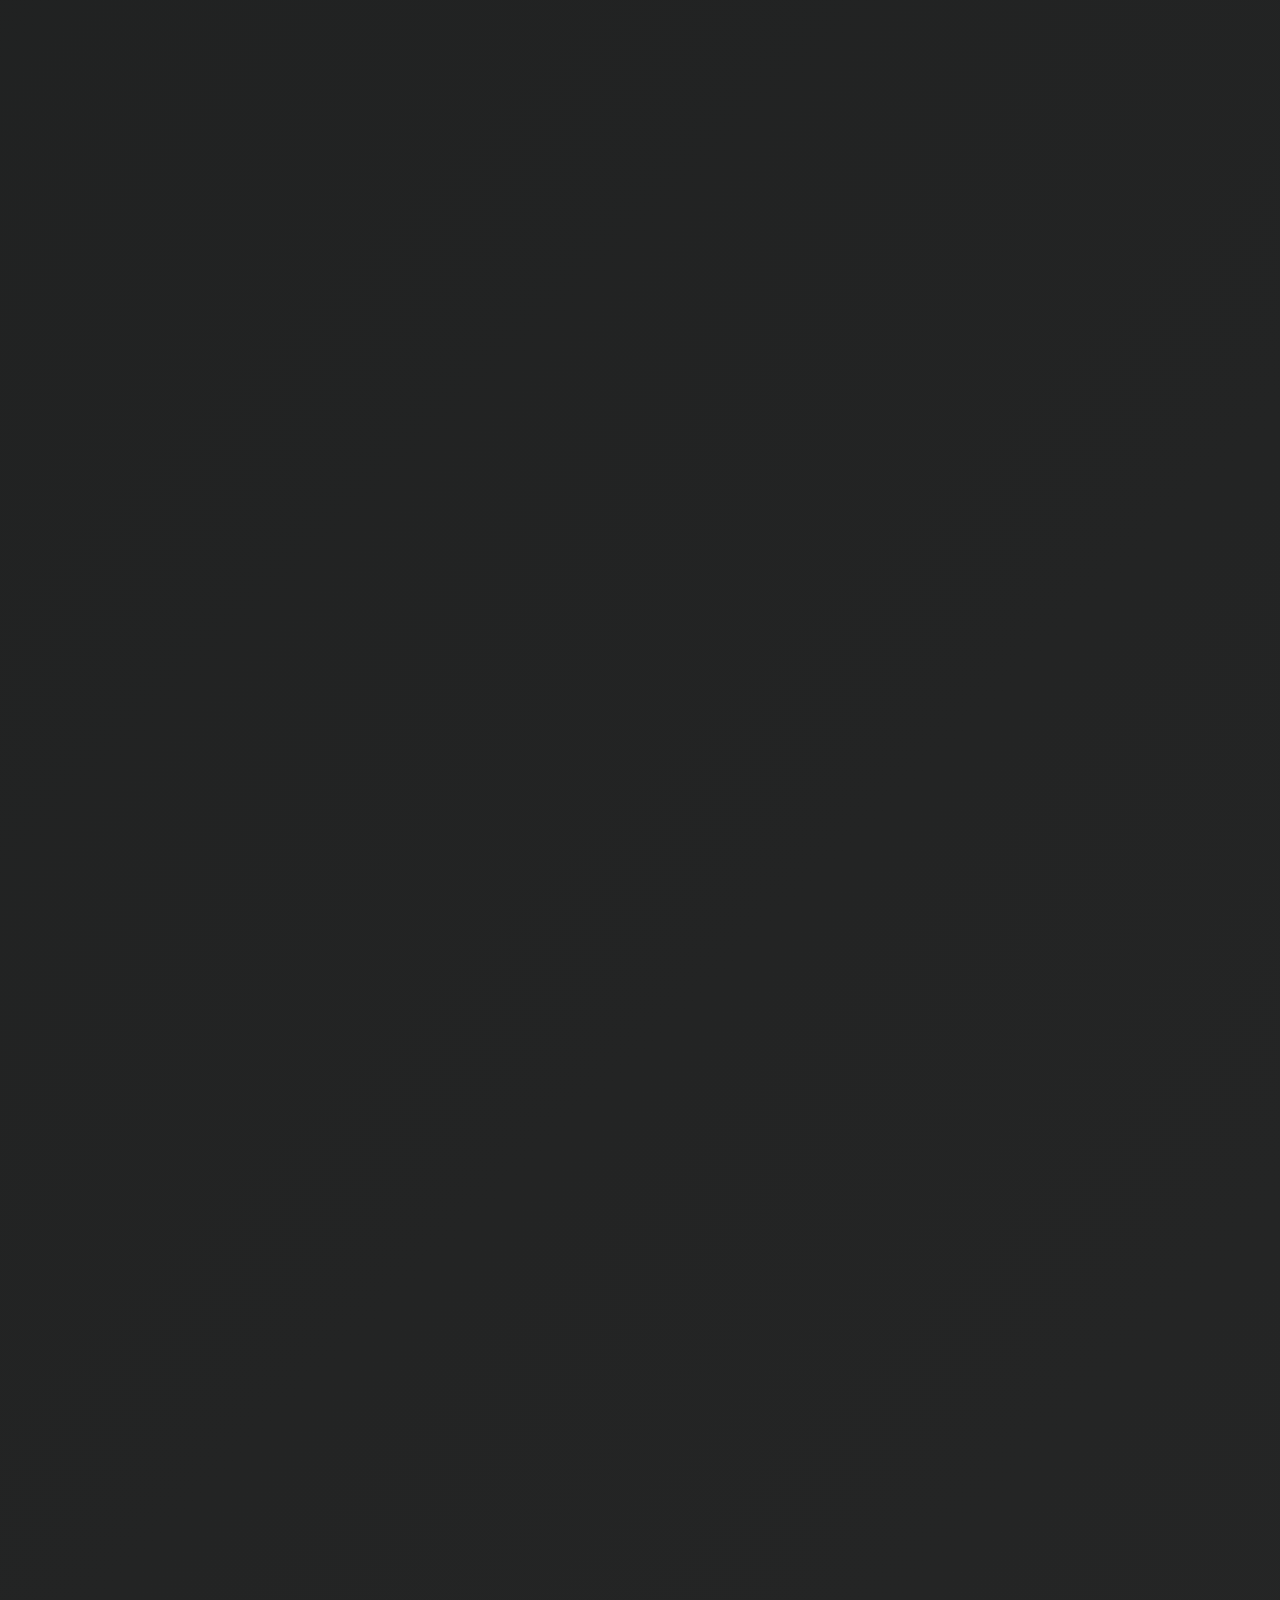
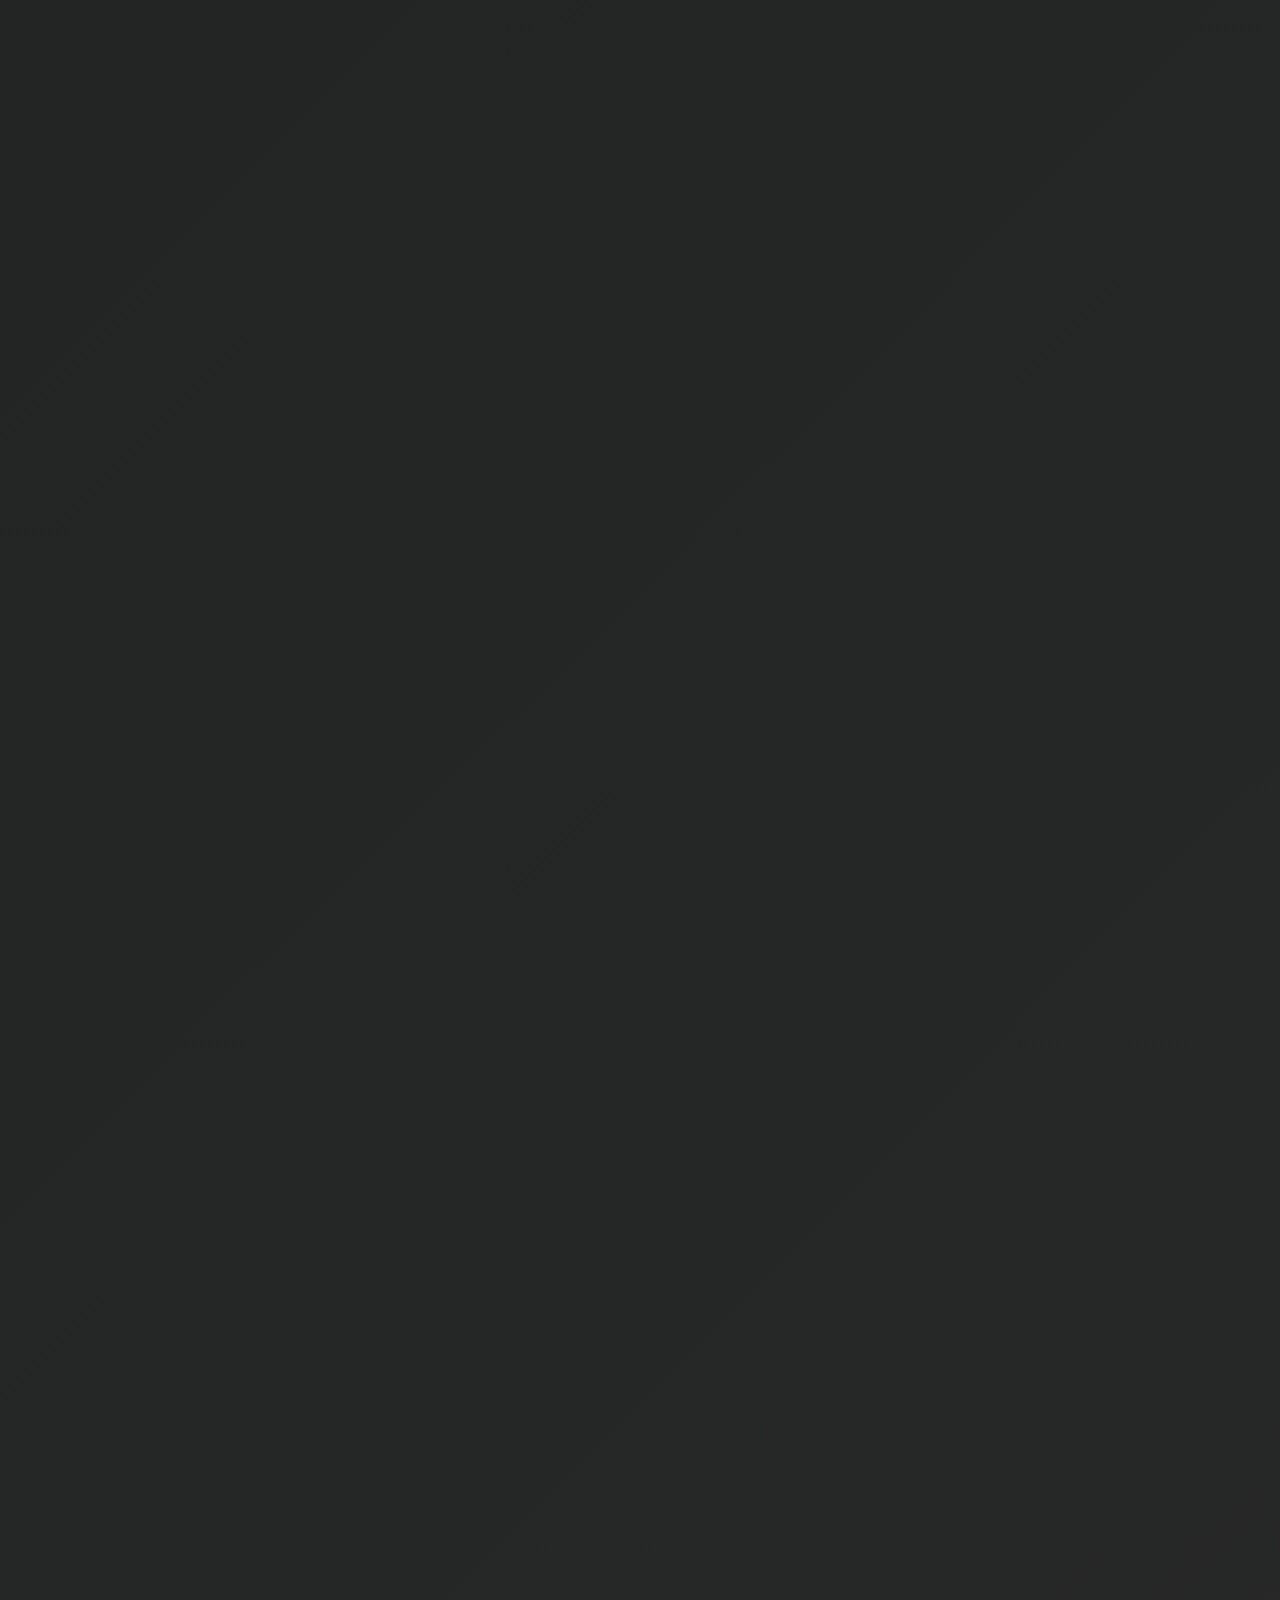
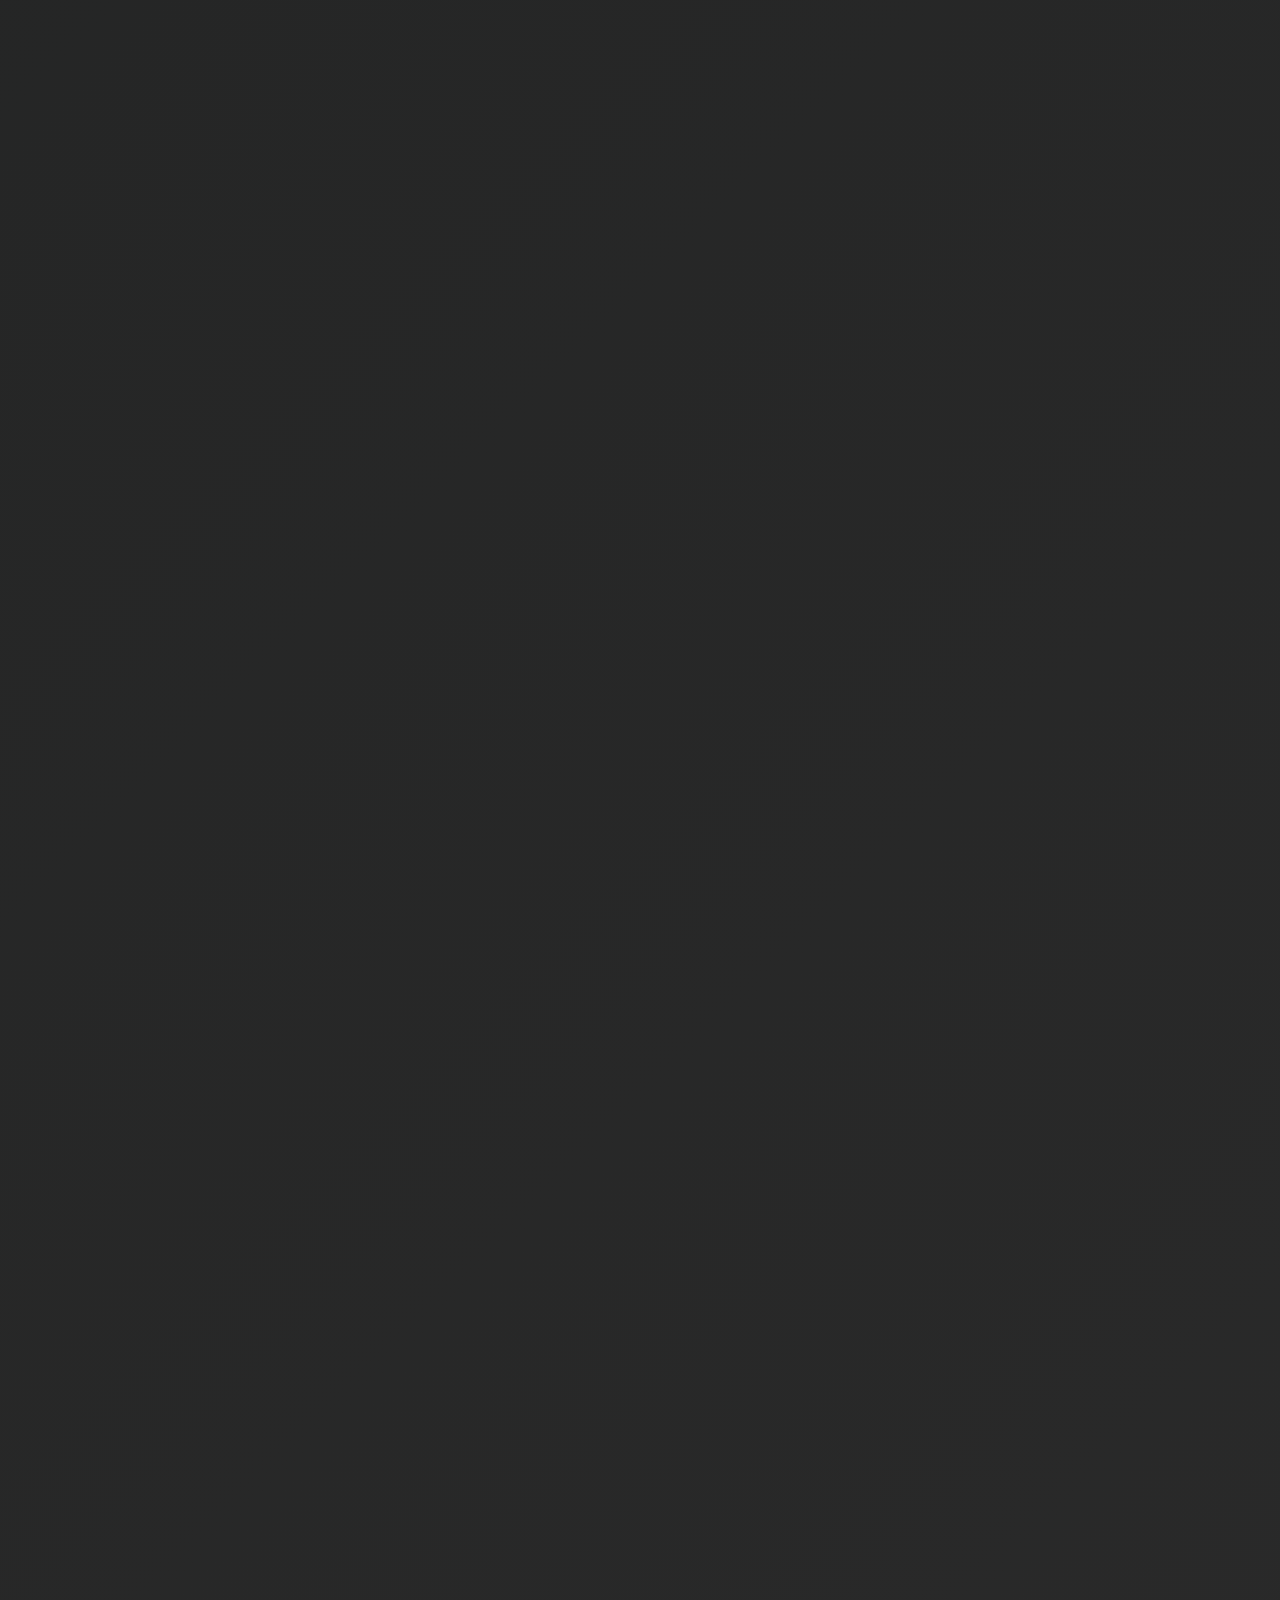
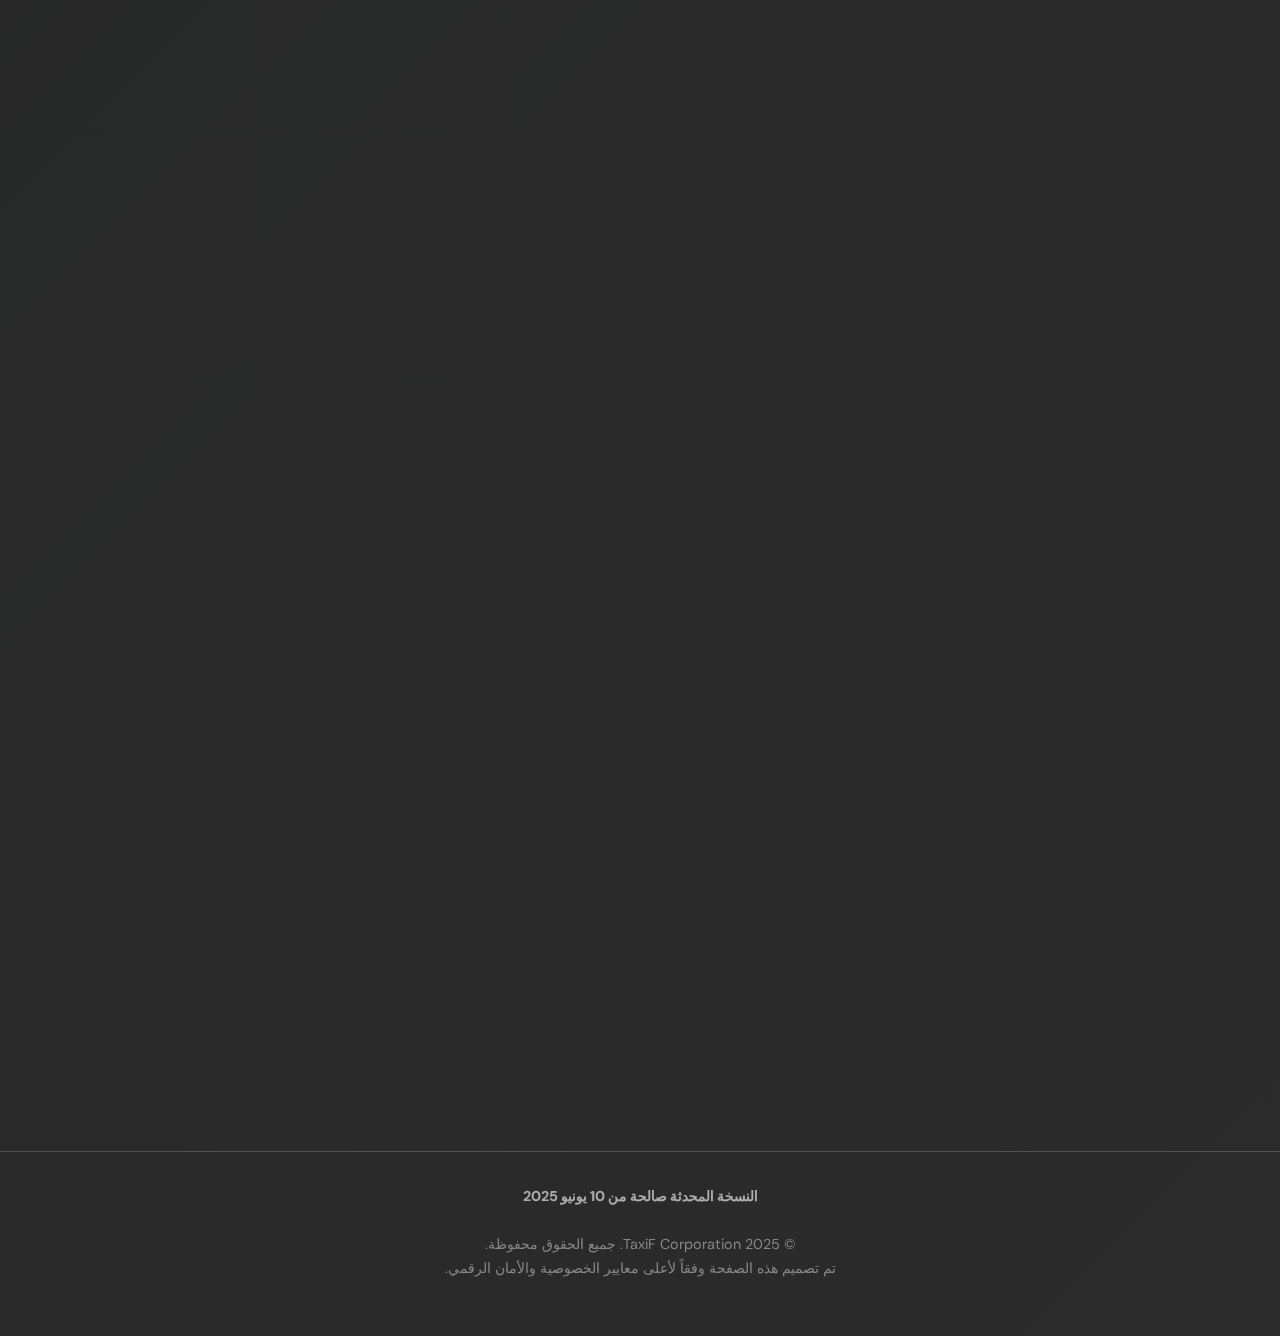
<file: privacy-policy.html>
<!DOCTYPE html>
<html lang="ar" dir="rtl">

<head>
    <meta charset="UTF-8">
    <meta name="viewport" content="width=device-width, initial-scale=1.0">
    <title>سياسة الخصوصية - TaxiF Privacy Policy</title>
    <link
        href="https://fonts.googleapis.com/css2?family=DM+Sans:wght@300;400;500;600;700&family=Epilogue:wght@300;400;500;600;700;800&display=swap"
        rel="stylesheet">
        
    <!-- Favicon Icon -->
    <link rel="shortcut icon" type="image/x-icon" href="images/favicon.ico">
    <!-- Bootstrap Css -->
    <link href="css/bootstrap.min.css" rel="stylesheet" media="screen">
    <!-- Main Custom Css -->
    <link href="css/custom.css" rel="stylesheet" media="screen">
    <!-- Font Awesome Icon Css-->
    <link href="css/all.css" rel="stylesheet" media="screen">
    <!-- Animated Css -->
    <link href="css/animate.css" rel="stylesheet">
    <!-- Mouse Cursor Css File -->
    <link rel="stylesheet" href="css/mousecursor.css">
    <style>
        :root {
            --primary-color: #1c1e1e;
            --secondary-color: #2b2b2b;
            --text-color: #CECECE;
            --accent-color: #fabe12;
            --white-color: #FFFFFF;
            --divider-color: #FFFFFF2E;
            --dark-divider-color: #ECECEC;
            --error-color: #efbc2268;
            --default-font: "DM Sans", sans-serif;
            --accent-font: "Epilogue", sans-serif;
        }

        * {
            margin: 0;
            padding: 0;
            box-sizing: border-box;
        }

        body {
            font-family: var(--default-font);
            background: linear-gradient(135deg, var(--primary-color) 0%, var(--secondary-color) 100%);
            color: var(--text-color);
            line-height: 1.8;
            overflow-x: hidden;
            position: relative;
        }

        /* Background Animation */
        .bg-animation {
            position: fixed;
            top: 0;
            left: 0;
            width: 100%;
            height: 100%;
            z-index: -1;
            opacity: 0.05;
        }

        .floating-shape {
            position: absolute;
            border-radius: 50%;
            background: var(--accent-color);
            animation: float 8s ease-in-out infinite;
        }

        .shape-1 {
            width: 120px;
            height: 120px;
            top: 10%;
            left: 10%;
            animation-delay: 0s;
        }

        .shape-2 {
            width: 80px;
            height: 80px;
            top: 70%;
            right: 15%;
            animation-delay: 2s;
        }

        .shape-3 {
            width: 60px;
            height: 60px;
            top: 40%;
            left: 80%;
            animation-delay: 4s;
        }

        @keyframes float {

            0%,
            100% {
                transform: translateY(0px) rotate(0deg);
            }

            33% {
                transform: translateY(-20px) rotate(120deg);
            }

            66% {
                transform: translateY(10px) rotate(240deg);
            }
        }

        /* Header */
        .header {
            position: fixed;
            top: 0;
            left: 0;
            right: 0;
            background: rgba(28, 30, 30, 0.95);
            backdrop-filter: blur(20px);
            border-bottom: 1px solid var(--divider-color);
            z-index: 1000;
            transition: all 0.3s ease;
        }

        .header.scrolled {
            background: rgba(28, 30, 30, 0.98);
            box-shadow: 0 4px 30px rgba(0, 0, 0, 0.3);
        }

        .nav-containers {
            max-width: 1200px;
            margin: 0 auto;
            padding: 0 2rem;
            display: flex;
            justify-content: space-between;
            align-items: center;
        }

        .logo {
            font-family: var(--accent-font);
            font-size: 2rem;
            font-weight: 800;
            color: var(--accent-color);
            text-decoration: none;
            position: relative;
            overflow: hidden;
        }

        .logo::after {
            content: '';
            position: absolute;
            bottom: 0;
            left: 0;
            width: 0;
            height: 2px;
            background: var(--accent-color);
            transition: width 0.3s ease;
        }

        .logo:hover::after {
            width: 100%;
        }

        .nav-links {
            display: flex;
            gap: 2rem;
            list-style: none;
        }

        .nav-links a {
            color: var(--text-color);
            text-decoration: none;
            font-weight: 500;
            transition: all 0.3s ease;
            position: relative;
        }

        .nav-links a:hover {
            color: var(--accent-color);
            transform: translateY(-2px);
        }

        /* Main containers */
        .containers {
            max-width: 1200px;
            margin: 0 auto;
            padding: 120px 2rem 4rem;
        }

        /* Hero Section */
        .hero {
            text-align: center;
            margin-bottom: 4rem;
            position: relative;
        }

        .hero-title {
            font-family: var(--accent-font);
            font-size: 3.5rem;
            font-weight: 800;
            color: var(--white-color);
            margin-bottom: 1rem;
            background: linear-gradient(135deg, var(--white-color) 0%, var(--accent-color) 100%);
            -webkit-background-clip: text;
            -webkit-text-fill-color: transparent;
            background-clip: text;
            animation: slideInUp 1s ease-out;
        }

        .hero-subtitle {
            font-size: 1.2rem;
            color: var(--text-color);
            max-width: 600px;
            margin: 0 auto 2rem;
            animation: slideInUp 1s ease-out 0.2s both;
        }

        .company-info {
            background: rgba(250, 190, 18, 0.1);
            border: 1px solid rgba(250, 190, 18, 0.3);
            border-radius: 15px;
            padding: 1.5rem;
            margin: 2rem auto;
            max-width: 600px;
            animation: slideInUp 1s ease-out 0.4s both;
        }

        .company-name {
            font-family: var(--accent-font);
            font-size: 1.3rem;
            font-weight: 700;
            color: var(--accent-color);
            margin-bottom: 0.5rem;
        }

        .company-address {
            color: var(--text-color);
            font-size: 0.95rem;
        }

        /* Content Sections */
        .content-section {
            background: rgba(43, 43, 43, 0.3);
            border-radius: 20px;
            padding: 2.5rem;
            margin-bottom: 2rem;
            border: 1px solid var(--divider-color);
            backdrop-filter: blur(10px);
            transition: all 0.3s ease;
            animation: fadeInScale 0.8s ease-out;
        }

        .content-section:hover {
            transform: translateY(-5px);
            box-shadow: 0 10px 40px rgba(250, 190, 18, 0.1);
            border-color: rgba(250, 190, 18, 0.5);
        }

        .section-title {
            font-family: var(--accent-font);
            font-size: 2rem;
            font-weight: 700;
            color: var(--accent-color);
            margin-bottom: 1.5rem;
            position: relative;
            padding-bottom: 0.5rem;
        }

        .section-title::after {
            content: '';
            position: absolute;
            bottom: 0;
            left: 0;
            width: 50px;
            height: 3px;
            background: linear-gradient(90deg, var(--accent-color), transparent);
            border-radius: 2px;
        }

        .subsection-title {
            font-family: var(--accent-font);
            font-size: 1.3rem;
            font-weight: 600;
            color: var(--white-color);
            margin: 2rem 0 1rem;
            padding: 0.5rem 0;
            border-bottom: 1px solid var(--divider-color);
        }

        .content-text {
            color: var(--text-color);
            line-height: 1.8;
            margin-bottom: 1.5rem;
        }

        .highlight {
            color: var(--accent-color);
            font-weight: 600;
        }

        .data-list {
            list-style: none;
            padding: 1rem 0;
        }

        .data-list li {
            position: relative;
            padding: 0.8rem 0 0.8rem 2rem;
            color: var(--text-color);
            transition: all 0.3s ease;
        }

        .data-list li::before {
            content: '•';
            position: absolute;
            left: 0;
            color: var(--accent-color);
            font-size: 1.5rem;
            font-weight: bold;
            transform: scale(0);
            animation: bulletPop 0.5s ease-out forwards;
        }

        .data-list li:nth-child(1)::before {
            animation-delay: 0.1s;
        }

        .data-list li:nth-child(2)::before {
            animation-delay: 0.2s;
        }

        .data-list li:nth-child(3)::before {
            animation-delay: 0.3s;
        }

        .data-list li:nth-child(4)::before {
            animation-delay: 0.4s;
        }

        .data-list li:hover {
            color: var(--white-color);
            transform: translateX(10px);
        }

        /* Important Notice */
        .important-notice {
            background: linear-gradient(135deg, rgba(250, 190, 18, 0.1) 0%, rgba(250, 190, 18, 0.05) 100%);
            border: 2px solid var(--accent-color);
            border-radius: 15px;
            padding: 2rem;
            margin: 2rem 0;
            position: relative;
            overflow: hidden;
        }

        .important-notice::before {
            content: '';
            position: absolute;
            top: 0;
            left: -100%;
            width: 100%;
            height: 100%;
            background: linear-gradient(90deg, transparent, rgba(250, 190, 18, 0.1), transparent);
            animation: shimmer 3s infinite;
        }

        .notice-title {
            font-family: var(--accent-font);
            font-size: 1.2rem;
            font-weight: 700;
            color: var(--accent-color);
            margin-bottom: 1rem;
            display: flex;
            align-items: center;
            gap: 0.5rem;
        }

        .notice-title::before {
            content: '⚠';
            font-size: 1.5rem;
        }

        /* Contact Section */
        .contact-section {
            background: linear-gradient(135deg, var(--secondary-color) 0%, var(--primary-color) 100%);
            border-radius: 20px;
            padding: 3rem;
            text-align: center;
            margin-top: 3rem;
            border: 2px solid var(--accent-color);
            position: relative;
            overflow: hidden;
        }

        .contact-section::before {
            content: '';
            position: absolute;
            top: -50%;
            left: -50%;
            width: 200%;
            height: 200%;
            background: conic-gradient(from 0deg, transparent, rgba(250, 190, 18, 0.1), transparent);
            animation: rotate 10s linear infinite;
        }

        .contact-content {
            position: relative;
            z-index: 1;
        }

        .contact-title {
            font-family: var(--accent-font);
            font-size: 2.5rem;
            font-weight: 800;
            color: var(--accent-color);
            margin-bottom: 1rem;
        }

        .contact-info {
            display: flex;
            justify-content: center;
            gap: 3rem;
            margin-top: 2rem;
            flex-wrap: wrap;
        }

        .contact-item {
            background: rgba(250, 190, 18, 0.1);
            border-radius: 15px;
            padding: 1.5rem;
            transition: all 0.3s ease;
            border: 1px solid rgba(250, 190, 18, 0.3);
        }

        .contact-item:hover {
            transform: translateY(-5px);
            background: rgba(250, 190, 18, 0.2);
            box-shadow: 0 10px 30px rgba(250, 190, 18, 0.2);
        }

        .contact-item strong {
            color: var(--accent-color);
            display: block;
            margin-bottom: 0.5rem;
            font-family: var(--accent-font);
        }

        /* Footer */
        .footer {
            text-align: center;
            padding: 2rem;
            border-top: 1px solid var(--divider-color);
            margin-top: 4rem;
            color: var(--text-color);
        }

        .footer-text {
            font-size: 0.9rem;
            opacity: 0.8;
        }

        /* Animations */
        @keyframes slideInUp {
            from {
                opacity: 0;
                transform: translateY(60px);
            }

            to {
                opacity: 1;
                transform: translateY(0);
            }
        }

        @keyframes fadeInScale {
            from {
                opacity: 0;
                transform: scale(0.95);
            }

            to {
                opacity: 1;
                transform: scale(1);
            }
        }

        @keyframes bulletPop {
            from {
                transform: scale(0);
            }

            to {
                transform: scale(1);
            }
        }

        @keyframes shimmer {
            0% {
                left: -100%;
            }

            100% {
                left: 100%;
            }
        }

        @keyframes rotate {
            from {
                transform: rotate(0deg);
            }

            to {
                transform: rotate(360deg);
            }
        }

        /* Scroll Progress Bar */
        .progress-bar {
            position: fixed;
            top: 0;
            left: 0;
            width: 0%;
            height: 4px;
            background: linear-gradient(90deg, var(--accent-color), var(--white-color));
            z-index: 1001;
            transition: width 0.1s ease;
        }

        /* Responsive Design */
        @media (max-width: 768px) {
            .nav-links {
                display: none;
            }

            .hero-title {
                font-size: 2.5rem;
            }

            .containers {
                padding: 100px 1rem 2rem;
            }

            .content-section {
                padding: 1.5rem;
            }

            .contact-info {
                flex-direction: column;
                gap: 1rem;
            }
        }

        /* Intersection Observer Animation */
        .fade-in {
            opacity: 0;
            transform: translateY(30px);
            transition: all 0.8s ease;
        }

        .fade-in.visible {
            opacity: 1;
            transform: translateY(0);
        }
    </style>
</head>

<body>
    <div class="bg-animation">
        <div class="floating-shape shape-1"></div>
        <div class="floating-shape shape-2"></div>
        <div class="floating-shape shape-3"></div>  
    </div>

    <div class="progress-bar" id="progressBar"></div>

    <header class="header" id="header">
        <!-- <div class="nav-containers"> -->
            <nav class="navbar navbar-expand-lg">
                <div class="container">
                    <!-- Logo Start -->
                    <a class="navbar-brand" href="./">
                        <img src="images/logo.svg" alt="Logo">
                    </a>
                    <!-- Logo End -->

                    <!-- Main Menu Start -->
                    <div class="collapse navbar-collapse main-menu">
                        <div class="nav-menu-wrapper">
                            <ul class="navbar-nav mr-auto" id="menu">
                                <li class="nav-item"><a class="nav-link" href="./">الرئيسية</a></li>
                                <li class="nav-item"><a class="nav-link" href="index.html">من نحن</a></li>
                                <li class="nav-item"><a class="nav-link" href="index.html">خدماتنا</a></li>
                                <li class="nav-item"><a class="nav-link" href="index.html">انضم كسائق</a></li>
                                <li class="nav-item"><a class="nav-link" href="contact.html">تواصل معنا</a></li>
                            </ul>
                        </div>
                        <!-- زر الحجز -->
                        <div class="header-btn d-inline-flex">
                            <a href="booking.html" class="btn-default">احجز الآن</a>
                        </div>
                    </div>

                    <!-- Main Menu End -->
                    <div class="navbar-toggle"></div>
                </div>
            </nav>
        <!-- </div> -->
    </header>

    <div class="containers">
        <section class="hero" style="margin-top: 80px;">
            <h1 class="hero-title">سياسة الخصوصية</h1>
            <p class="hero-subtitle">نحن نقدر خصوصيتك ونلتزم بحماية بياناتك الشخصية وفقاً لأعلى معايير الأمان والشفافية
            </p>

            <div class="company-info">
                <div class="company-name">TAXIF CORPORATION</div>
                <div class="company-address">85 Great Portland St, London, W1W 7LT, UK</div>
            </div>
        </section>

        <section class="content-section fade-in" id="privacy">
            <h2 class="section-title">مقدمة</h2>
            <p class="content-text">
                تم تطوير سياسة الخصوصية هذه من قبل شركة <span class="highlight">"TAXIF CORPORATION"</span>، بصفتها مالك
                البيانات الشخصية بالمعنى المقصود في قانون المملكة المتحدة بشأن قانون حماية البيانات الشخصية لعام 2018
                وهو تنفيذ المملكة المتحدة للائحة العامة لحماية البيانات (GDPR).
            </p>

            <div class="important-notice">
                <div class="notice-title">أولاً، خصوصيتك مهمة بالنسبة لنا</div>
                <p class="content-text">
                    بالاستفادة من خدماتنا، فقد وثقت بنا ونحن نقدر حقاً هذه الثقة. هذا يعني أننا ملتزمون بحماية وحماية أي
                    بيانات شخصية قدمتها لنا.
                </p>
            </div>

            <p class="content-text">
                تنطبق سياسة الخصوصية هذه على أي نوع من البيانات الشخصية التي نوفرها من خلال مواقع الويب: <span
                    class="highlight">https://taxif.com/</span> وتطبيقات الأجهزة المحمولة "TaxiF" و "TaxiF Driver" لنظام
                iOS، Android من Windows.
            </p>
        </section>

        <section class="content-section fade-in" id="data">
            <h2 class="section-title">ما نوع البيانات الشخصية التي نجمعها؟</h2>

            <h3 class="subsection-title">أ) البيانات التي تزودنا بها مستخدمو موقع TaxiF وتطبيق الجوال</h3>
            <ul class="data-list">
                <li>الاسم والبريد الإلكتروني ورقم الهاتف والمدينة</li>
                <li>البيانات المجمعة عبر Facebook و Google Plus</li>
                <li>معلومات الاتصال بخدمة العملاء</li>
                <li>البيانات الشخصية للتأمين (الاسم، تاريخ الميلاد، رقم جواز السفر)</li>
            </ul>

            <h3 class="subsection-title">ب) البيانات التي نحصل عليها تلقائياً</h3>
            <ul class="data-list">
                <li>عنوان IP وتاريخ ووقت الاستخدام</li>
                <li>معلومات الجهاز والمتصفح ونظام التشغيل</li>
                <li>بيانات الموقع الجغرافي (بإذنك)</li>
                <li>معرفات الإعلانات وملفات تعريف الارتباط</li>
            </ul>

            <h3 class="subsection-title">ج) شركاء TaxiF (سائقو التطبيق)</h3>
            <ul class="data-list">
                <li>الاسم والبريد الإلكتروني ورقم الهاتف</li>
                <li>معلومات الحساب الشخصي (الخزانة الشخصية)</li>
                <li>بيانات الطلبات والإحصائيات</li>
                <li>معلومات التأمين للسائقين</li>
            </ul>
        </section>

        <section class="content-section fade-in">
            <h2 class="section-title">لماذا نعالج بياناتك الشخصية؟</h2>

            <h3 class="subsection-title">للمستخدمين:</h3>
            <ul class="data-list">
                <li><strong>تقديم الطلبات:</strong> لتنفيذ طلبات النقل عبر الموقع أو التطبيق</li>
                <li><strong>خدمة العملاء:</strong> تقديم دعم على مدار الساعة</li>
                <li><strong>إدارة الحساب:</strong> إنشاء وإدارة حساب المستخدم</li>
                <li><strong>التسويق:</strong> إرسال النشرات والعروض الترويجية</li>
                <li><strong>الأمان:</strong> التأمين على الحياة والصحة أثناء النقل</li>
            </ul>

            <h3 class="subsection-title">للشركاء (السائقين):</h3>
            <ul class="data-list">
                <li><strong>تنفيذ الطلبات:</strong> معالجة طلبات العملاء</li>
                <li><strong>دعم الشركاء:</strong> تقديم الدعم والمساعدة</li>
                <li><strong>الإحصائيات:</strong> توفير بيانات الأداء والإحصائيات</li>
                <li><strong>التأمين:</strong> ضمان التأمين أثناء نقل الركاب</li>
            </ul>
        </section>

        <section class="content-section fade-in">
            <h2 class="section-title">مشاركة البيانات مع الأطراف الثالثة</h2>

            <div class="important-notice">
                <div class="notice-title">متى نشارك بياناتك؟</div>
                <p class="content-text">
                    نشارك بياناتك الشخصية في ظروف محددة فقط ولأغراض ضرورية لتقديم خدماتنا بأفضل شكل ممكن.
                </p>
            </div>

            <ul class="data-list">
                <li><strong>مع الشركاء:</strong> لتمكين السائقين من تنفيذ طلباتك</li>
                <li><strong>مزودي الخدمات:</strong> لمعالجة البيانات نيابة عنا</li>
                <li><strong>السلطات الحكومية:</strong> عند الطلب القانوني فقط</li>
                <li><strong>شركات التأمين:</strong> لضمان التغطية التأمينية</li>
                <li><strong>الشركات المالية:</strong> لتأكيد معاملات السفر</li>
            </ul>
        </section>

        <section class="content-section fade-in">
            <h2 class="section-title">حقوقك في البيانات</h2>

            <p class="content-text">
                لديك الحق في التحكم في بياناتك الشخصية ويمكنك ممارسة الحقوق التالية:
            </p>

            <ul class="data-list">
                <li><strong>الوصول:</strong> مراجعة البيانات الشخصية التي نحتفظ بها</li>
                <li><strong>التصحيح:</strong> تحديث البيانات غير الصحيحة</li>
                <li><strong>الحذف:</strong> طلب حذف بياناتك الشخصية</li>
                <li><strong>سحب الموافقة:</strong> إلغاء موافقتك في أي وقت</li>
                <li><strong>النقل:</strong> الحصول على نسخة من بياناتك</li>
            </ul>

            <div class="important-notice">
                <div class="notice-title">كيفية ممارسة حقوقك</div>
                <p class="content-text">
                    يمكنك تقديم طلب بخصوص بياناتك الشخصية عن طريق إرسال بريد إلكتروني إلينا على العنوان: <span
                        class="highlight">support@taxif.com</span>
                </p>
            </div>
        </section>

        <section class="content-section fade-in">
            <h2 class="section-title">أمان البيانات</h2>

            <p class="content-text">
                نحن نعلم أن الأمان مهم لمستخدمينا ونهتم بأمان معلوماتك. نحتفظ بإجراءات الأمان الفنية والمادية والإدارية
                لحماية أمان بياناتك الشخصية.
            </p>

            <ul class="data-list">
                <li><strong>جدران الحماية:</strong> حماية متقدمة للشبكات</li>
                <li><strong>تشفير البيانات:</strong> تشفير قوي لجميع البيانات الحساسة</li>
                <li><strong>التحكم في الوصول:</strong> وصول محدود للموظفين المصرح لهم فقط</li>
                <li><strong>المراقبة المستمرة:</strong> مراقبة أمنية على مدار الساعة</li>
            </ul>
        </section>

        <section class="content-section fade-in">
            <h2 class="section-title">ملفات تعريف الارتباط (الكوكيز)</h2>

            <p class="content-text">
                نستخدم ملفات تعريف الارتباط لتحسين تجربتك وتقديم خدمات أفضل:
            </p>

            <ul class="data-list">
                <li><strong>ملفات تعريف الارتباط الفنية:</strong> ضرورية لعمل الموقع</li>
                <li><strong>ملفات تعريف الارتباط الوظيفية:</strong> لحفظ تفضيلاتك</li>
                <li><strong>ملفات تعريف الارتباط التحليلية:</strong> لفهم استخدام الموقع</li>
                <li><strong>ملفات تعريف الارتباط التسويقية:</strong> للإعلانات المخصصة</li>
            </ul>
        </section>

        <section class="content-section fade-in">
            <h2 class="section-title">فترات الاحتفاظ بالبيانات</h2>

            <p class="content-text">
                سيتم تخزين بياناتك الشخصية طالما كان لديك حساب نشط. عند إغلاق الحساب:
            </p>

            <ul class="data-list">
                <li>سيتم حذف البيانات من قواعد البيانات النشطة</li>
                <li>قد نحتفظ ببعض البيانات لأغراض قانونية لمدة 7 سنوات</li>
                <li>سيتم إخفاء هوية البيانات بعد انتهاء الفترة المطلوبة</li>
                <li>إلغاء التطبيق لا يؤدي إلى حذف البيانات تلقائياً</li>
            </ul>
        </section>

        <section class="contact-section fade-in" id="contact">
            <div class="contact-content">
                <h2 class="contact-title">تواصل معنا</h2>
                <p class="content-text">
                    إذا كان لديك أي أسئلة أو تعليقات أو استفسارات حول سياسة الخصوصية هذه، لا تتردد في التواصل معنا
                </p>

                <div class="contact-info">
                    <div class="contact-item">
                        <strong>الهاتف</strong>
                        <div>+447723538074</div>
                    </div>
                    <div class="contact-item">
                        <strong>البريد الإلكتروني</strong>
                        <div>support@taxif.com</div>
                    </div>
                    <div class="contact-item">
                        <strong>العنوان</strong>
                        <div>85 Great Portland St<br>London, W1W 7LT, UK</div>
                    </div>
                </div>
            </div>
        </section>

        <section class="content-section fade-in">
            <h2 class="section-title">حماية بيانات الأطفال</h2>

            <div class="important-notice">
                <div class="notice-title">سياسة صارمة لحماية الأطفال</div>
                <p class="content-text">
                    نحن نؤمن بشدة بحماية البيانات الشخصية للأطفال. تماشياً مع هذا الاعتقاد، نحن لا نجمع عن قصد أو نحتفظ
                    ببيانات شخصية من الأشخاص الذين تقل أعمارهم عن 18 عامًا.
                </p>
            </div>

            <p class="content-text">
                إذا كان عمرك أقل من 18 عامًا، فيرجى عدم استخدام مواقع الويب أو تطبيقات الجوال أو الوصول إليها في أي وقت
                أو بأي طريقة.
            </p>
        </section>

        <section class="content-section fade-in">
            <h2 class="section-title">تحديثات سياسة الخصوصية</h2>

            <p class="content-text">
                قد نقوم بتعديل سياسة الخصوصية هذه من وقت لآخر أو تغيير سياسة الخصوصية دون إشعار مسبق. أنت بموجب هذا
                توافق على تعديل بيان الخصوصية دون الحصول على أي تأكيد محدد منك.
            </p>

            <div class="important-notice">
                <div class="notice-title">نصيحة مهمة</div>
                <p class="content-text">
                    نوصيك بالتحقق من هذه الصفحة بانتظام لإبقائك على اطلاع بأحدث التغييرات في سياسة الخصوصية.
                </p>
            </div>
        </section>

        <section class="content-section fade-in">
            <h2 class="section-title">الموافقة وسحبها</h2>

            <p class="content-text">
                بقبول سياسة الخصوصية هذه أثناء التسجيل أو تقديم الطلب دون تسجيل في الموقع <span
                    class="highlight">https://taxif.com/</span>، أنت توافق على أننا سنستخدم بياناتك الشخصية ونعالجها.
            </p>

            <h3 class="subsection-title">البيانات الأساسية المطلوبة:</h3>

            <div style="display: grid; grid-template-columns: 1fr 1fr; gap: 2rem; margin-top: 1.5rem;">
                <div>
                    <h4 style="color: var(--accent-color); margin-bottom: 1rem;">للمستخدمين:</h4>
                    <ul class="data-list">
                        <li>رقم الهاتف عند الطلب</li>
                        <li>رقم الهاتف والاسم للطلب دون تسجيل</li>
                    </ul>
                </div>

                <div>
                    <h4 style="color: var(--accent-color); margin-bottom: 1rem;">للشركاء (السائقين):</h4>
                    <ul class="data-list">
                        <li>الاسم واللقب</li>
                        <li>البريد الإلكتروني ورقم الهاتف</li>
                        <li>المدينة</li>
                    </ul>
                </div>
            </div>

            <div class="important-notice" style="margin-top: 2rem;">
                <div class="notice-title">كيفية سحب الموافقة</div>
                <p class="content-text">
                    يمكنك سحب موافقتك على سياسة الخصوصية والتأمين عن طريق إرسال بريد إلكتروني إلى <span
                        class="highlight">support@taxif.com</span>. يرجى كتابة "سحب الموافقة" في سطر الموضوع لتسريع
                    ردنا.
                </p>
            </div>
        </section>

        <section class="content-section fade-in">
            <h2 class="section-title">معلومات قانونية إضافية</h2>

            <p class="content-text">
                هذه سياسة الخصوصية تشكل إخطاراً كتابياً لموضوع البيانات الشخصية حول إدراجه في قاعدة بيانات مستخدمي مواقع
                الويب وتطبيقات الجوال في يوم التسجيل.
            </p>

            <h3 class="subsection-title">المعالجة القانونية:</h3>
            <ul class="data-list">
                <li>نقوم بمعالجة البيانات الشخصية وفقاً لتشريعات المملكة المتحدة</li>
                <li>نطبق أساليب معينة لمعالجة البيانات دون أي قيود غير ضرورية</li>
                <li>نستخدم وسائل الأتمتة في معالجة البيانات</li>
                <li>نلتزم بمبادئ GDPR في جميع عملياتنا</li>
            </ul>
        </section>
    </div>

    <footer class="footer">
        <div class="footer-text">
            <p><strong>النسخة المحدثة صالحة من 10 يونيو 2025</strong></p>
            <p style="margin-top: 1rem; opacity: 0.7;">
                © 2025 TaxiF Corporation. جميع الحقوق محفوظة.<br>
                تم تصميم هذه الصفحة وفقاً لأعلى معايير الخصوصية والأمان الرقمي.
            </p>
        </div>
    </footer>

    <script>
        // Progress Bar Animation
        window.addEventListener('scroll', () => {
            const winScroll = document.body.scrollTop || document.documentElement.scrollTop;
            const height = document.documentElement.scrollHeight - document.documentElement.clientHeight;
            const scrolled = (winScroll / height) * 100;
            document.getElementById('progressBar').style.width = scrolled + '%';
        });

        // Header Scroll Effect
        window.addEventListener('scroll', () => {
            const header = document.getElementById('header');
            if (window.scrollY > 100) {
                header.classList.add('scrolled');
            } else {
                header.classList.remove('scrolled');
            }
        });

        // Intersection Observer for Fade In Animation
        const observerOptions = {
            threshold: 0.1,
            rootMargin: '0px 0px -50px 0px'
        };

        const observer = new IntersectionObserver((entries) => {
            entries.forEach(entry => {
                if (entry.isIntersecting) {
                    entry.target.classList.add('visible');
                }
            });
        }, observerOptions);

        // Observe all fade-in elements
        document.querySelectorAll('.fade-in').forEach(el => {
            observer.observe(el);
        });

        // Smooth Scrolling for Navigation Links
        document.querySelectorAll('a[href^="#"]').forEach(anchor => {
            anchor.addEventListener('click', function (e) {
                e.preventDefault();
                const target = document.querySelector(this.getAttribute('href'));
                if (target) {
                    target.scrollIntoView({
                        behavior: 'smooth',
                        block: 'start'
                    });
                }
            });
        });

        // Add Loading Animation
        window.addEventListener('load', () => {
            document.body.style.opacity = '0';
            document.body.style.transition = 'opacity 0.5s ease';
            setTimeout(() => {
                document.body.style.opacity = '1';
            }, 100);
        });

        // Enhanced Hover Effects for Contact Items
        document.querySelectorAll('.contact-item').forEach(item => {
            item.addEventListener('mouseenter', function () {
                this.style.transform = 'translateY(-8px) scale(1.02)';
            });

            item.addEventListener('mouseleave', function () {
                this.style.transform = 'translateY(-5px) scale(1)';
            });
        });

        // Parallax Effect for Background Shapes
        window.addEventListener('scroll', () => {
            const scrolled = window.pageYOffset;
            const shapes = document.querySelectorAll('.floating-shape');

            shapes.forEach((shape, index) => {
                const speed = 0.5 + (index * 0.2);
                shape.style.transform = `translateY(${scrolled * speed}px) rotate(${scrolled * 0.1}deg)`;
            });
        });

        // Dynamic Text Color Animation
        const textElements = document.querySelectorAll('.content-text, .data-list li');
        textElements.forEach(element => {
            element.addEventListener('mouseenter', function () {
                this.style.color = 'var(--white-color)';
                this.style.transition = 'color 0.3s ease';
            });

            element.addEventListener('mouseleave', function () {
                this.style.color = 'var(--text-color)';
            });
        });
    </script>
</body>
</html>
</file>
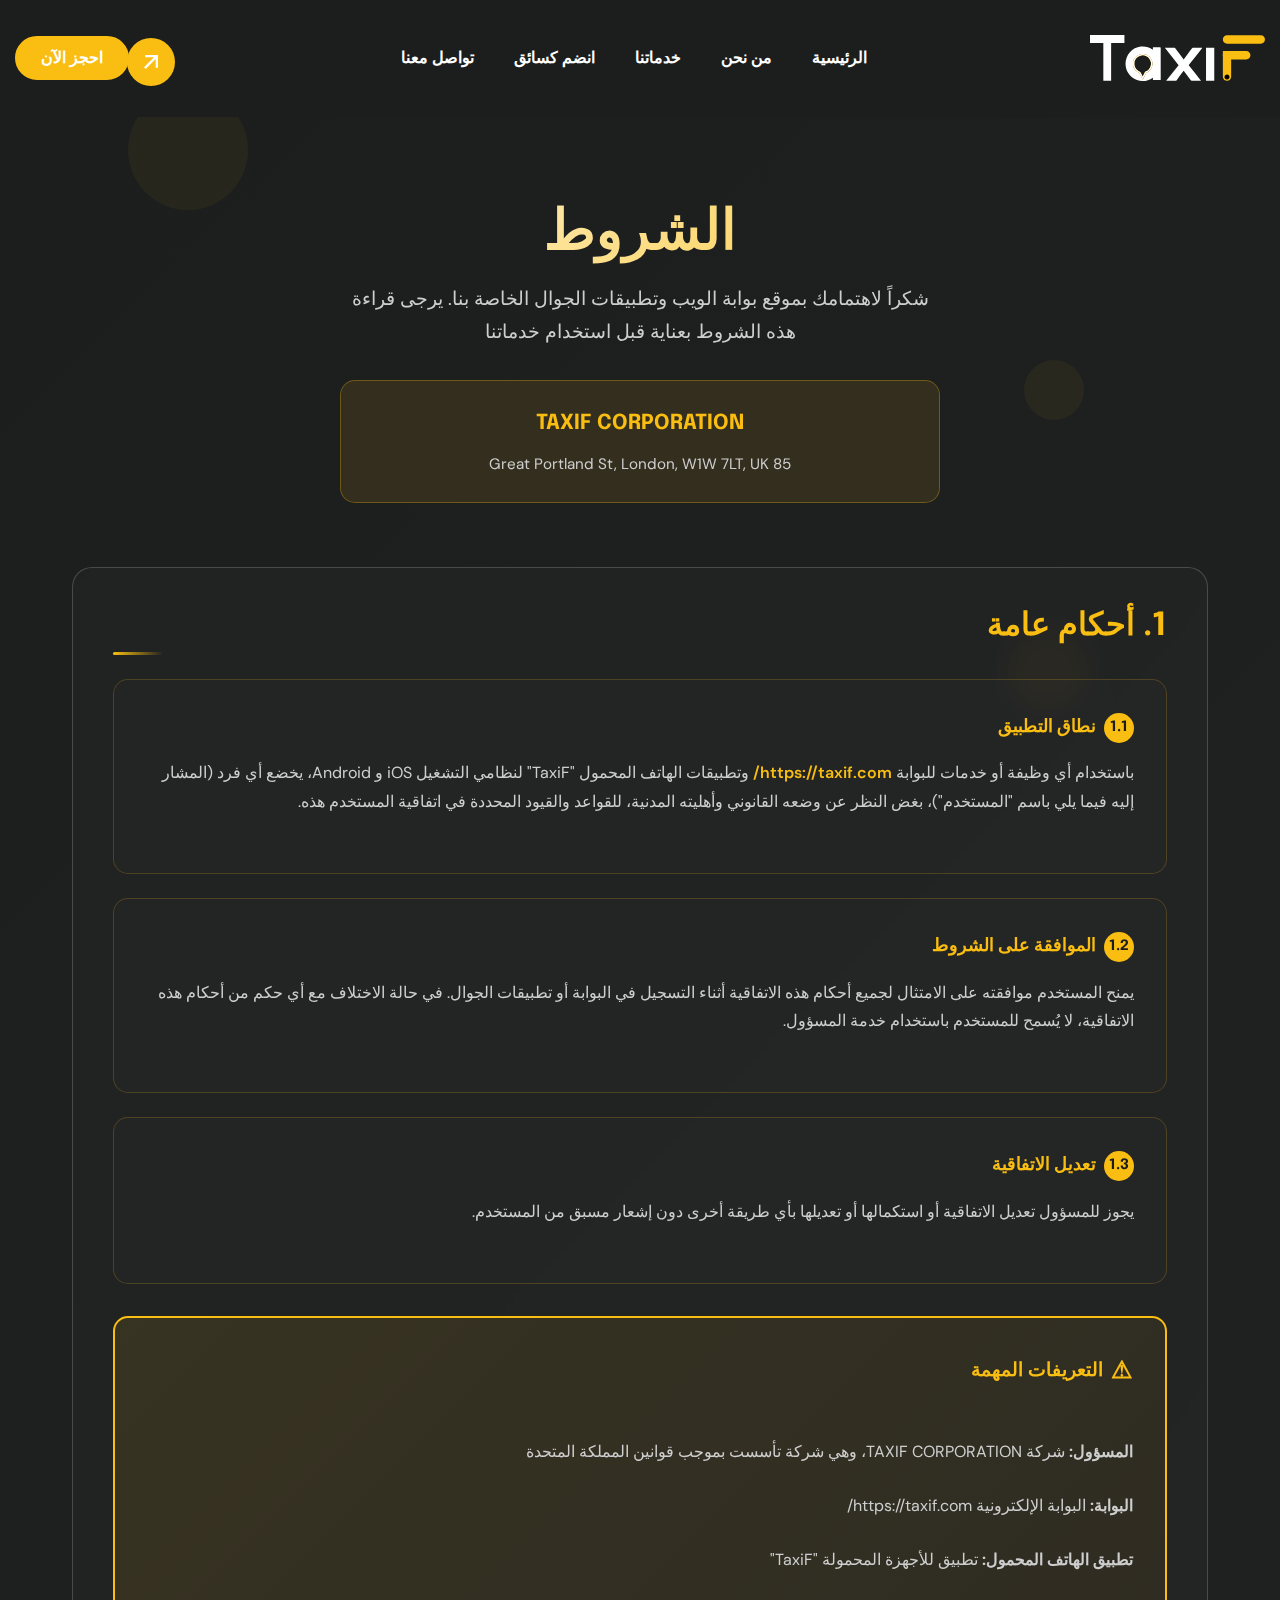
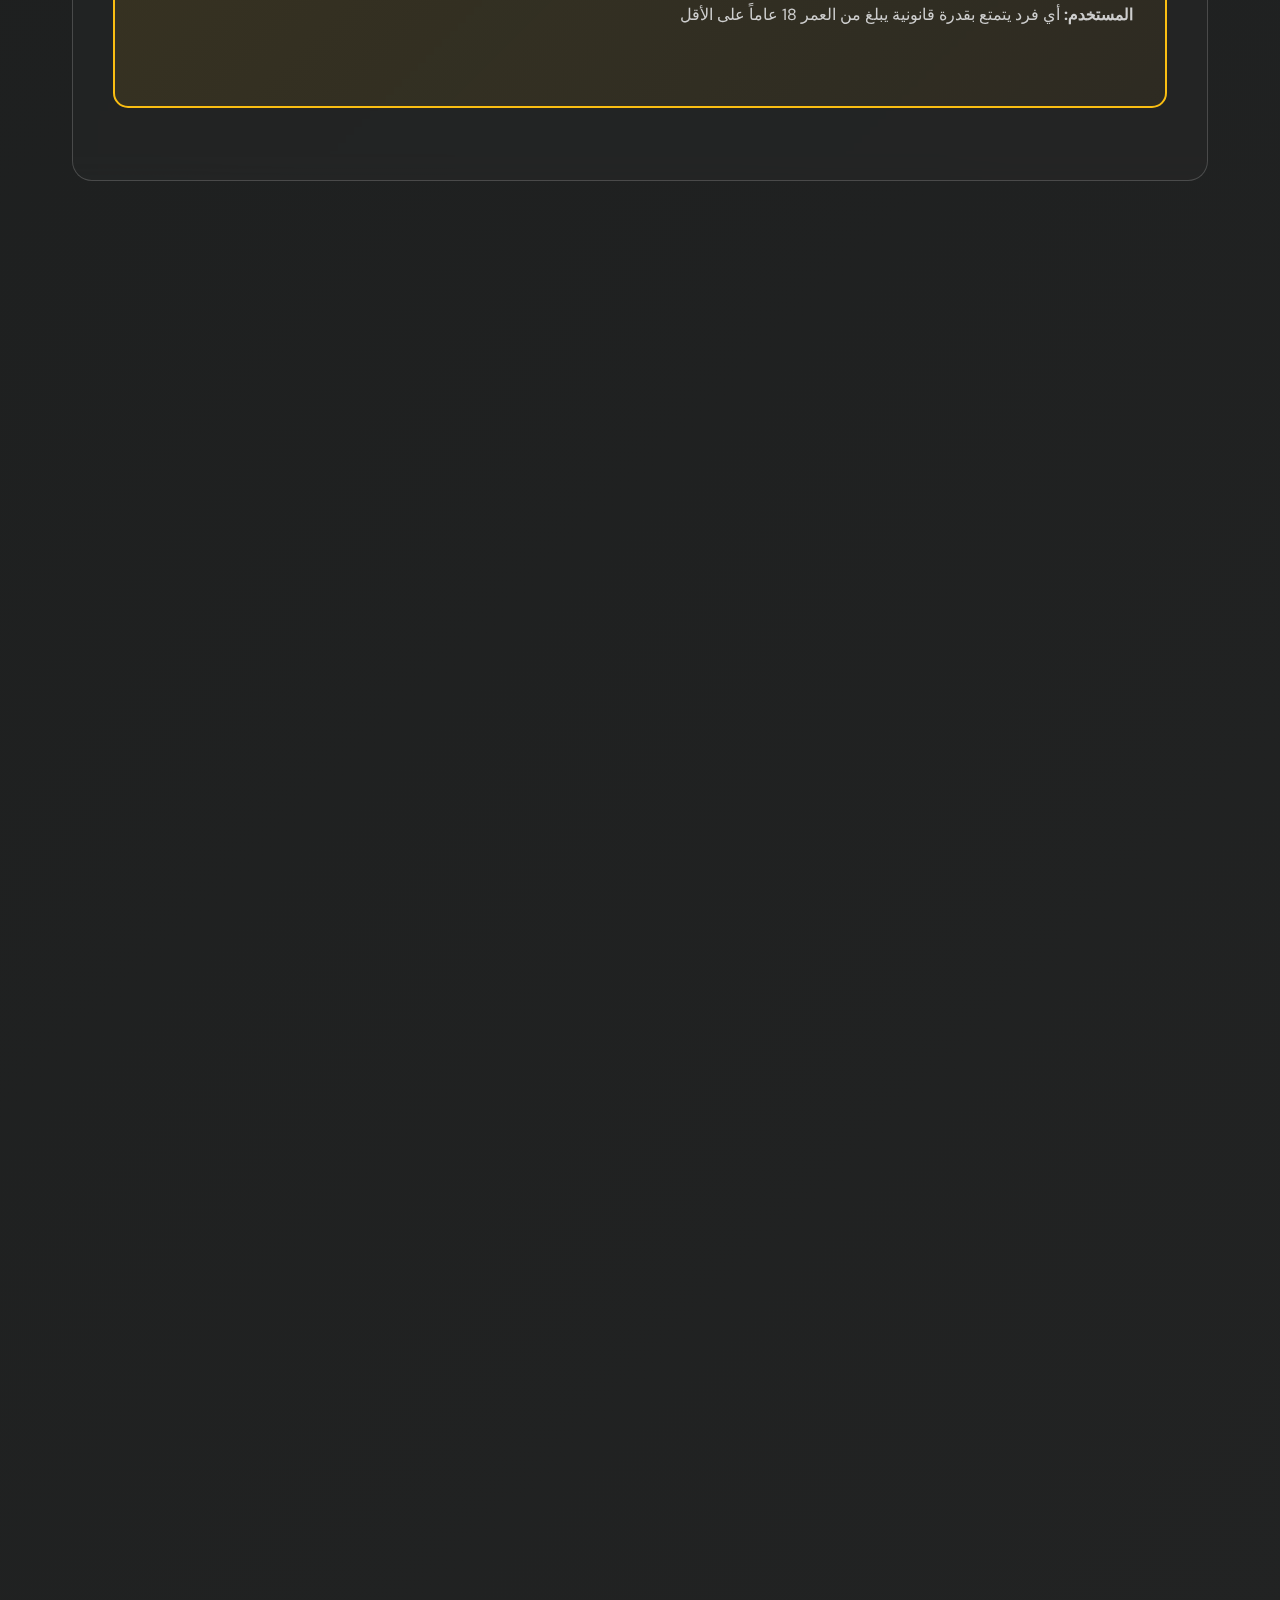
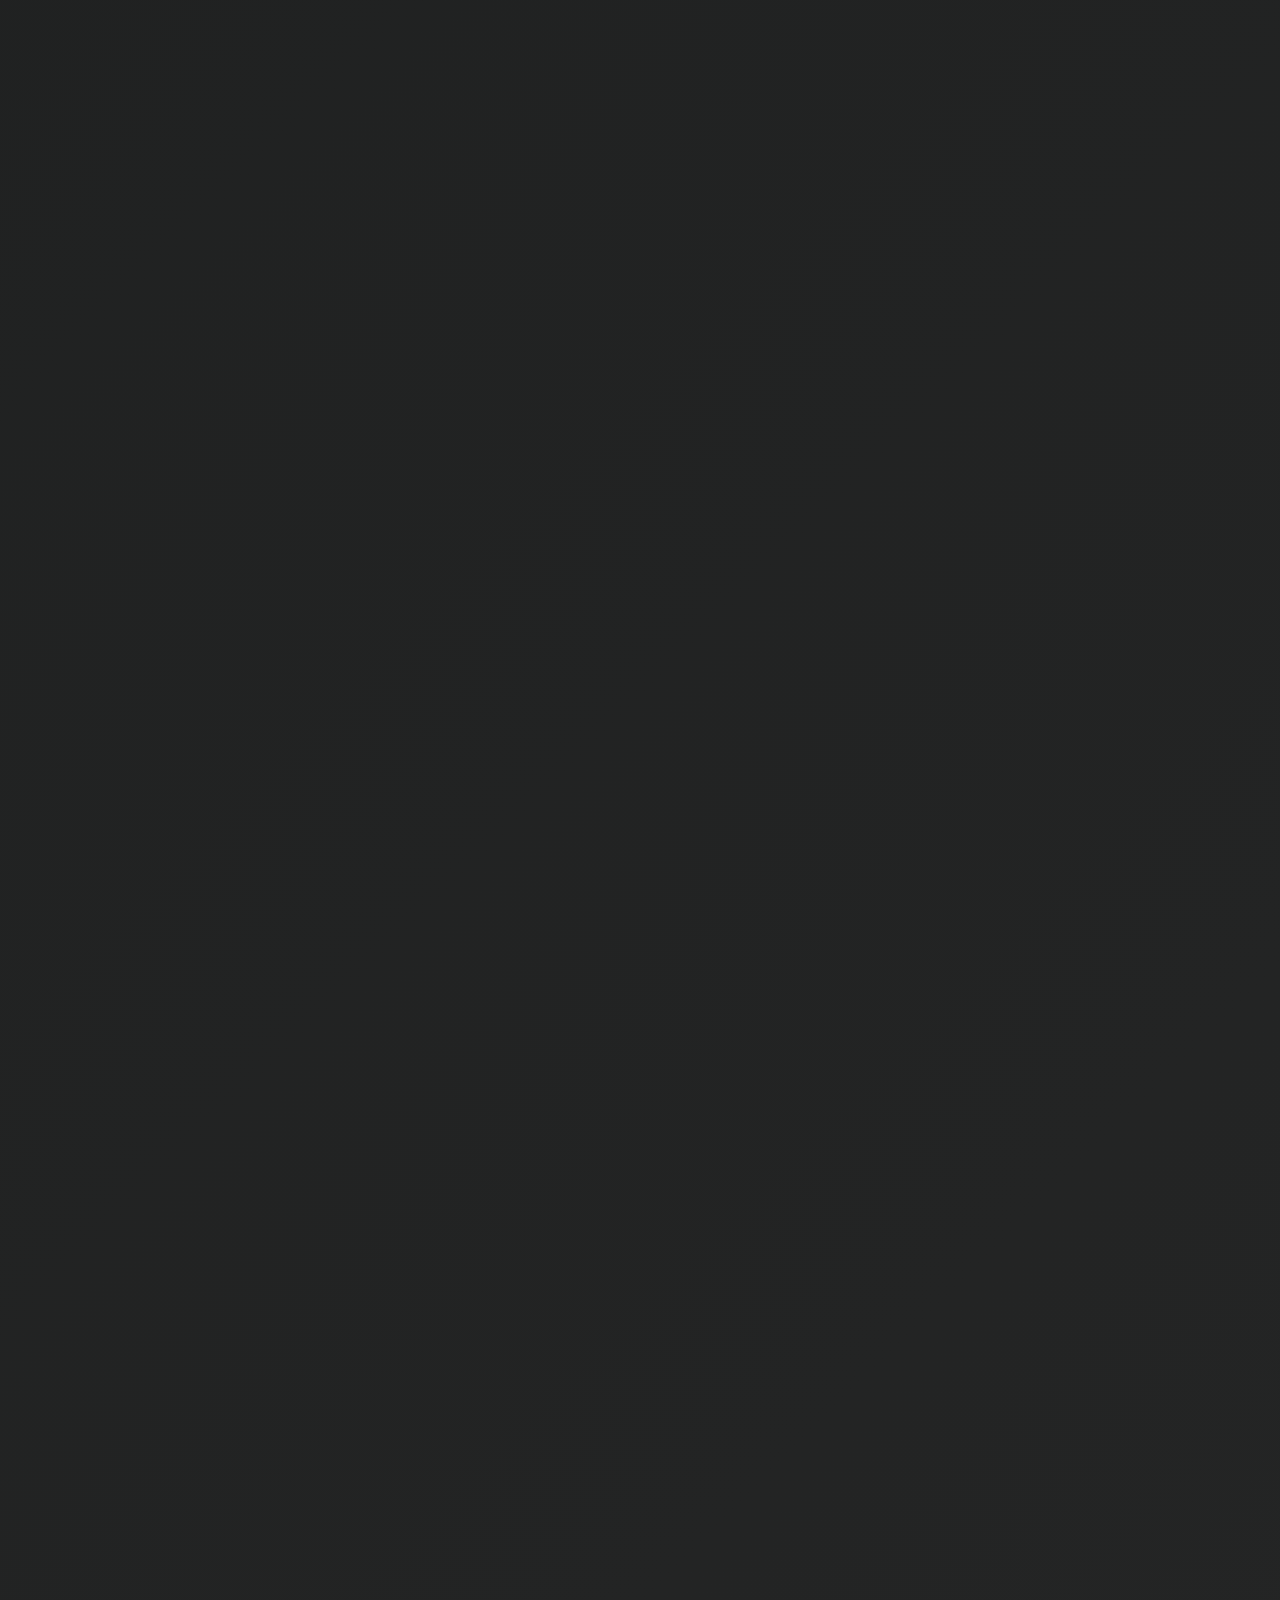
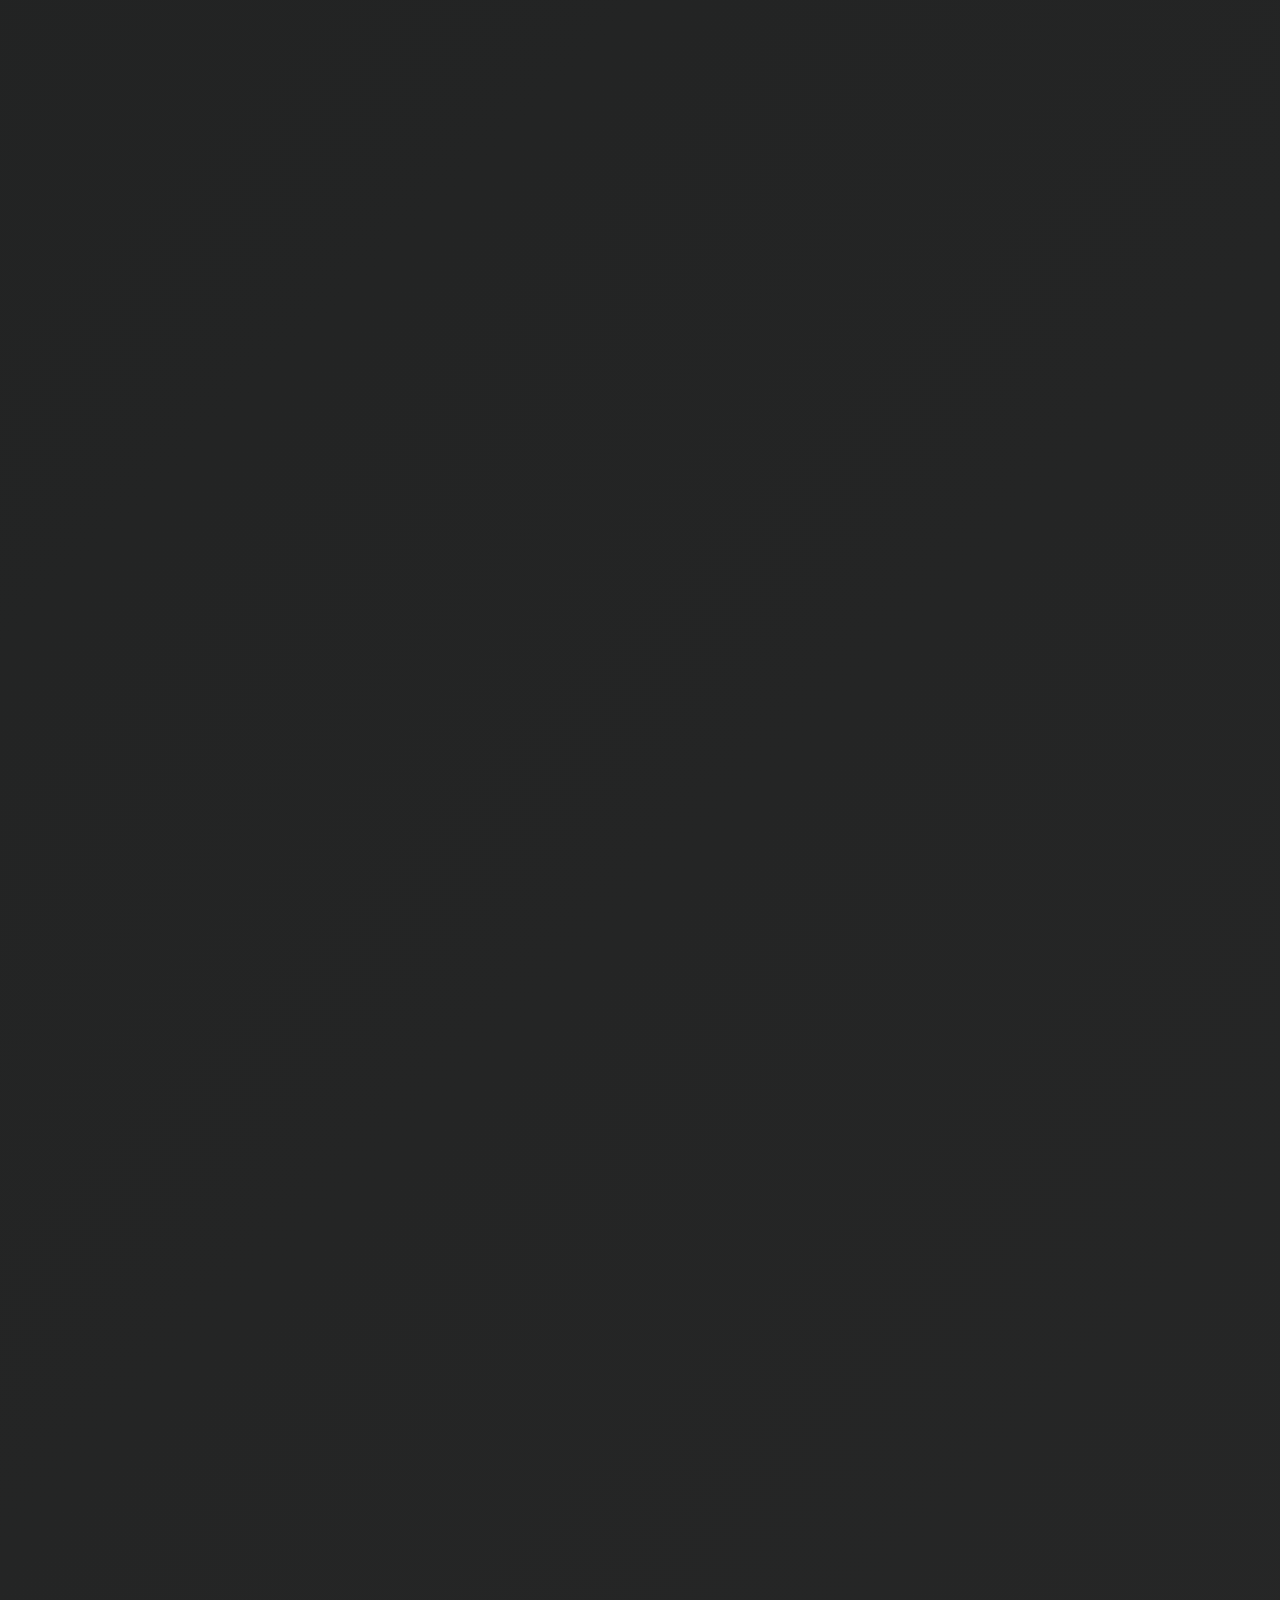
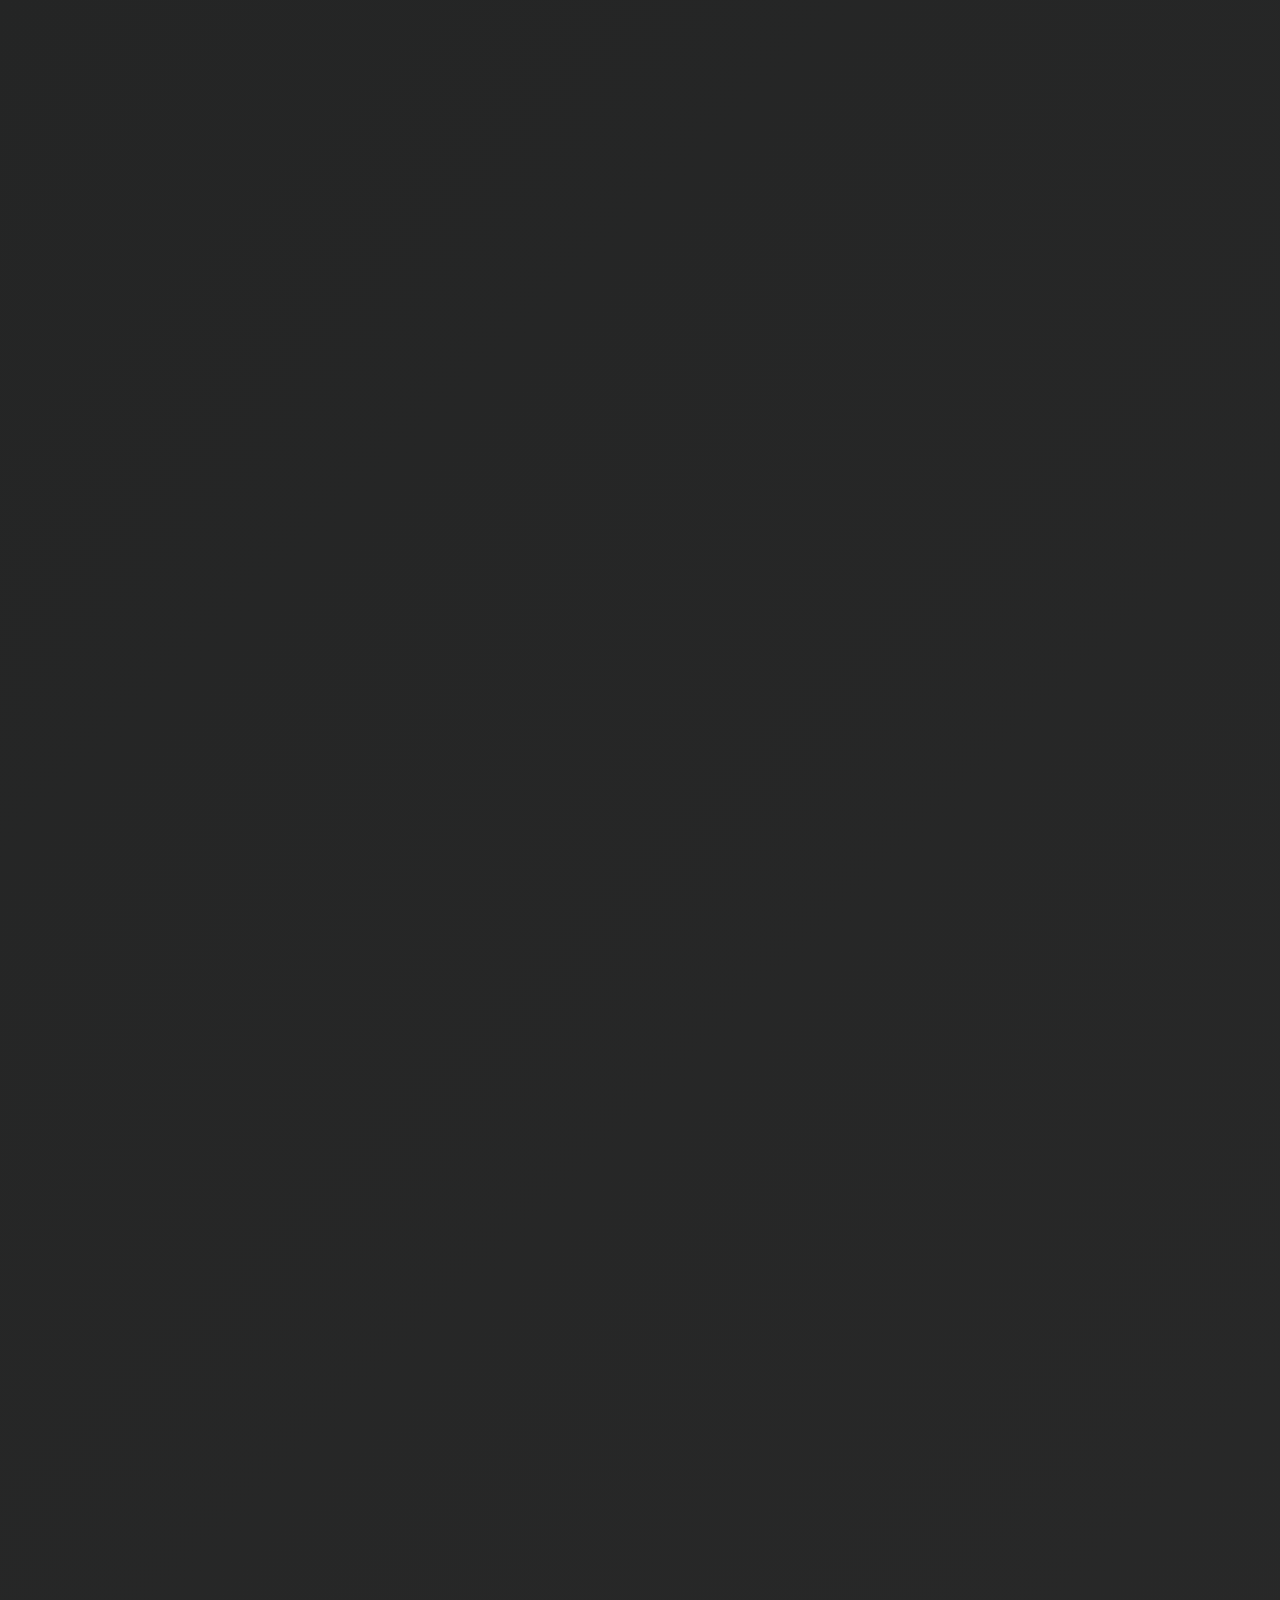
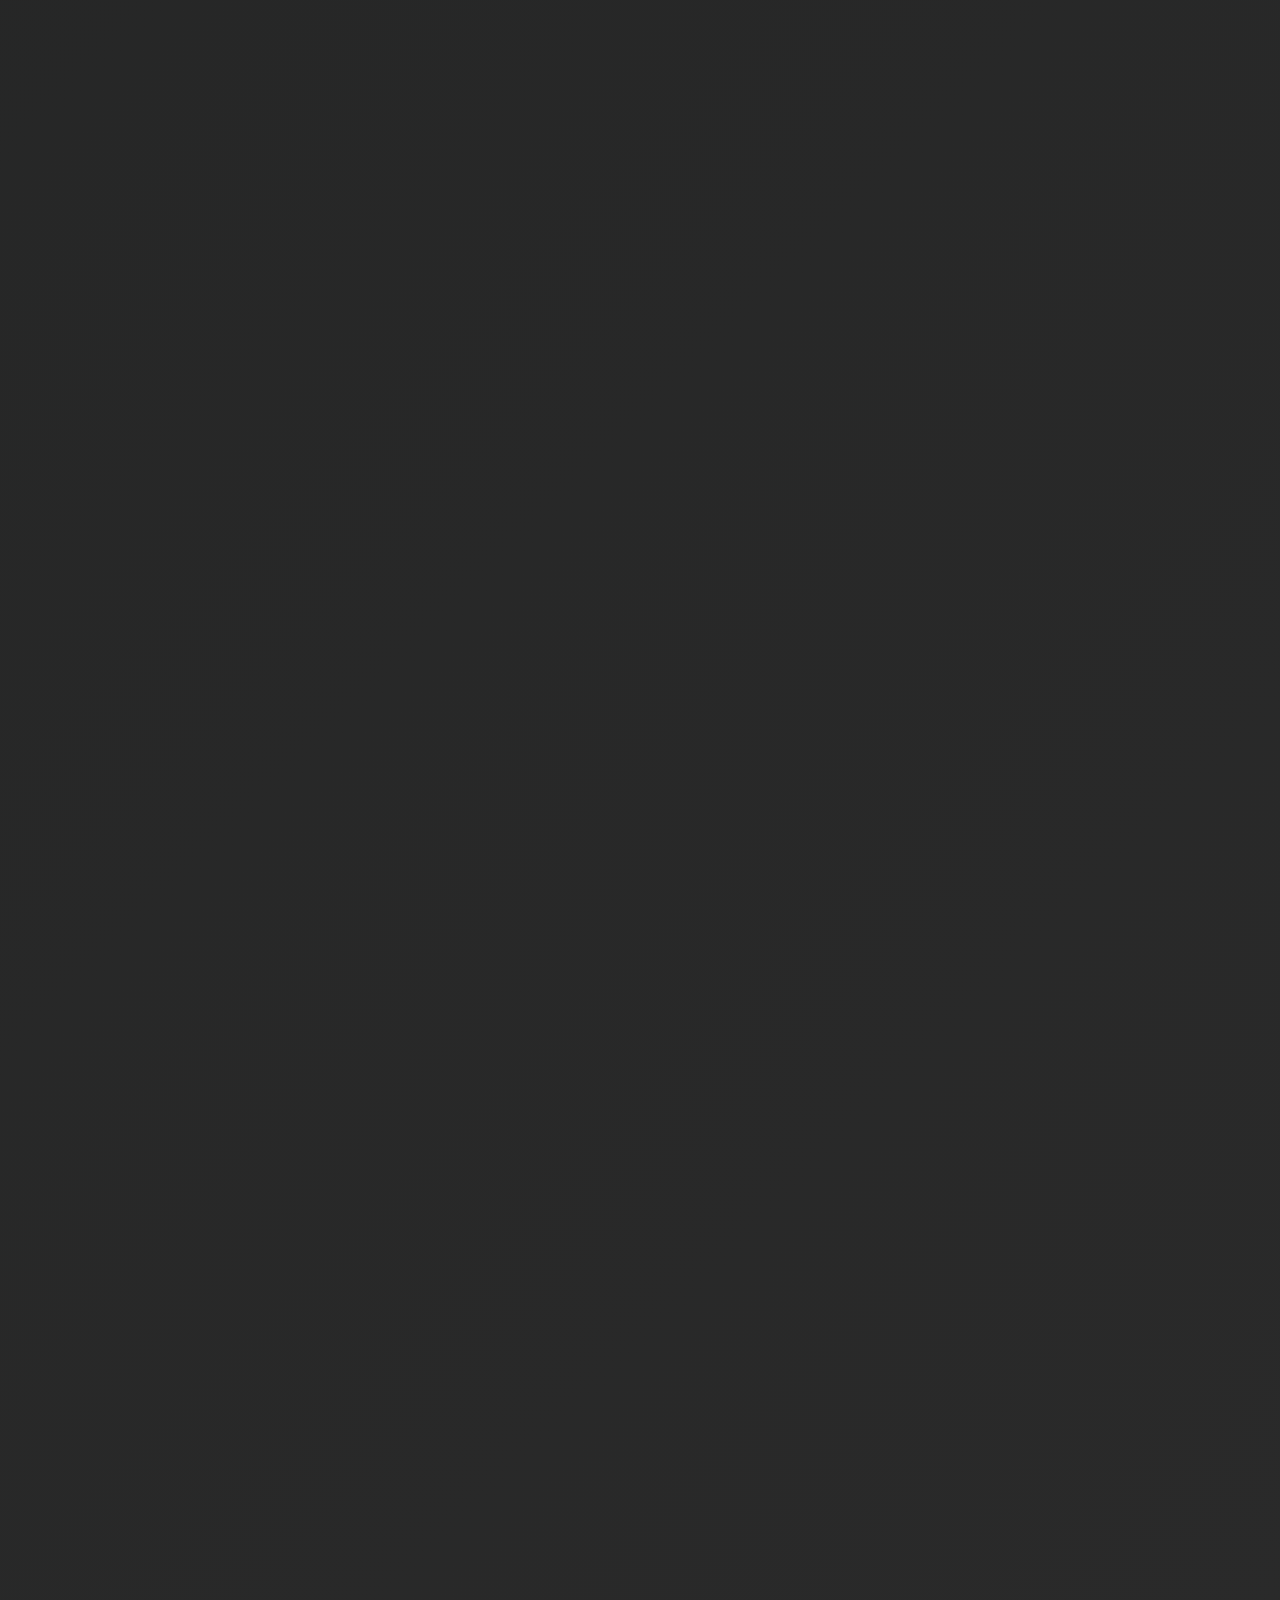
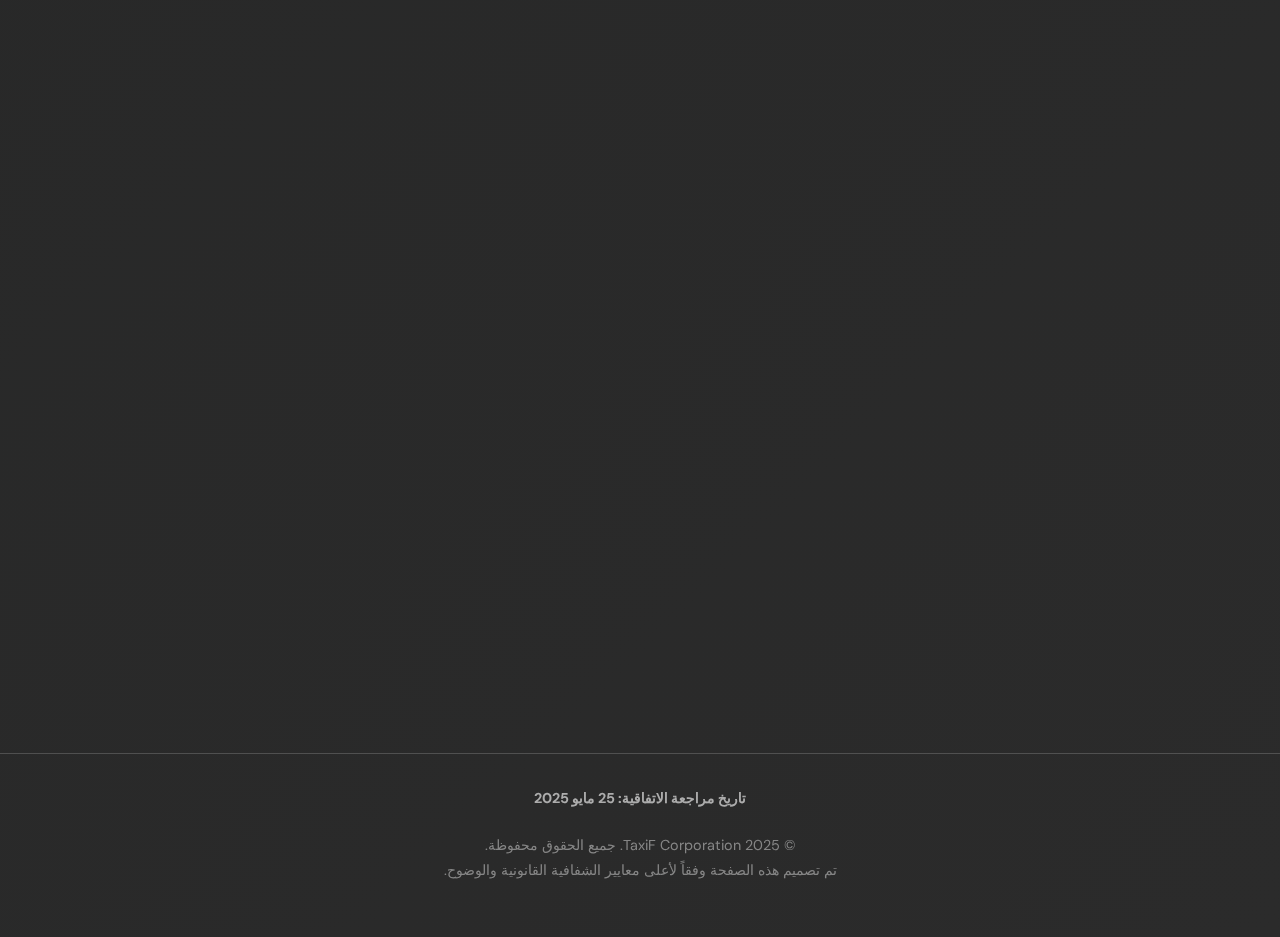
<file: Terms.html>
<!DOCTYPE html>
<html lang="ar" dir="rtl">

<head>
    <meta charset="UTF-8">
    <meta name="viewport" content="width=device-width, initial-scale=1.0">
    <title>الشروط - TaxiF Terms</title>
    <link
        href="https://fonts.googleapis.com/css2?family=DM+Sans:wght@300;400;500;600;700&family=Epilogue:wght@300;400;500;600;700;800&display=swap"
        rel="stylesheet">
        
    <!-- Favicon Icon -->
    <link rel="shortcut icon" type="image/x-icon" href="images/favicon.ico">
    <!-- Bootstrap Css -->
    <link href="css/bootstrap.min.css" rel="stylesheet" media="screen">
    <!-- Main Custom Css -->
    <link href="css/custom.css" rel="stylesheet" media="screen">
    <!-- Font Awesome Icon Css-->
    <link href="css/all.css" rel="stylesheet" media="screen">
    <!-- Animated Css -->
    <link href="css/animate.css" rel="stylesheet">
    <!-- Mouse Cursor Css File -->
    <link rel="stylesheet" href="css/mousecursor.css">
    <style>
        :root {
            --primary-color: #1c1e1e;
            --secondary-color: #2b2b2b;
            --text-color: #CECECE;
            --accent-color: #fabe12;
            --white-color: #FFFFFF;
            --divider-color: #FFFFFF2E;
            --dark-divider-color: #ECECEC;
            --error-color: #efbc2268;
            --default-font: "DM Sans", sans-serif;
            --accent-font: "Epilogue", sans-serif;
        }

        * {
            margin: 0;
            padding: 0;
            box-sizing: border-box;
        }

        body {
            font-family: var(--default-font);
            background: linear-gradient(135deg, var(--primary-color) 0%, var(--secondary-color) 100%);
            color: var(--text-color);
            line-height: 1.8;
            overflow-x: hidden;
            position: relative;
        }

        /* Background Animation */
        .bg-animation {
            position: fixed;
            top: 0;
            left: 0;
            width: 100%;
            height: 100%;
            z-index: -1;
            opacity: 0.05;
        }

        .floating-shape {
            position: absolute;
            border-radius: 50%;
            background: var(--accent-color);
            animation: float 8s ease-in-out infinite;
        }

        .shape-1 {
            width: 120px;
            height: 120px;
            top: 10%;
            left: 10%;
            animation-delay: 0s;
        }

        .shape-2 {
            width: 80px;
            height: 80px;
            top: 70%;
            right: 15%;
            animation-delay: 2s;
        }

        .shape-3 {
            width: 60px;
            height: 60px;
            top: 40%;
            left: 80%;
            animation-delay: 4s;
        }

        @keyframes float {

            0%,
            100% {
                transform: translateY(0px) rotate(0deg);
            }

            33% {
                transform: translateY(-20px) rotate(120deg);
            }

            66% {
                transform: translateY(10px) rotate(240deg);
            }
        }

        /* Header */
        .header {
            position: fixed;
            top: 0;
            left: 0;
            right: 0;
            background: rgba(28, 30, 30, 0.95);
            backdrop-filter: blur(20px);
            border-bottom: 1px solid var(--divider-color);
            z-index: 1000;
            transition: all 0.3s ease;
        }

        .header.scrolled {
            background: rgba(28, 30, 30, 0.98);
            box-shadow: 0 4px 30px rgba(0, 0, 0, 0.3);
        }

        .nav-containers {
            max-width: 1200px;
            margin: 0 auto;
            padding: 0 2rem;
            display: flex;
            justify-content: space-between;
            align-items: center;
        }

        .logo {
            font-family: var(--accent-font);
            font-size: 2rem;
            font-weight: 800;
            color: var(--accent-color);
            text-decoration: none;
            position: relative;
            overflow: hidden;
        }

        .logo::after {
            content: '';
            position: absolute;
            bottom: 0;
            left: 0;
            width: 0;
            height: 2px;
            background: var(--accent-color);
            transition: width 0.3s ease;
        }

        .logo:hover::after {
            width: 100%;
        }

        .nav-links {
            display: flex;
            gap: 2rem;
            list-style: none;
        }

        .nav-links a {
            color: var(--text-color);
            text-decoration: none;
            font-weight: 500;
            transition: all 0.3s ease;
            position: relative;
        }

        .nav-links a:hover {
            color: var(--accent-color);
            transform: translateY(-2px);
        }

        /* Main containers */
        .containers {
            max-width: 1200px;
            margin: 0 auto;
            padding: 120px 2rem 4rem;
        }

        /* Hero Section */
        .hero {
            text-align: center;
            margin-bottom: 4rem;
            position: relative;
        }

        .hero-title {
            font-family: var(--accent-font);
            font-size: 3.5rem;
            font-weight: 800;
            color: var(--white-color);
            margin-bottom: 1rem;
            background: linear-gradient(135deg, var(--white-color) 0%, var(--accent-color) 100%);
            -webkit-background-clip: text;
            -webkit-text-fill-color: transparent;
            background-clip: text;
            animation: slideInUp 1s ease-out;
        }

        .hero-subtitle {
            font-size: 1.2rem;
            color: var(--text-color);
            max-width: 600px;
            margin: 0 auto 2rem;
            animation: slideInUp 1s ease-out 0.2s both;
        }

        .company-info {
            background: rgba(250, 190, 18, 0.1);
            border: 1px solid rgba(250, 190, 18, 0.3);
            border-radius: 15px;
            padding: 1.5rem;
            margin: 2rem auto;
            max-width: 600px;
            animation: slideInUp 1s ease-out 0.4s both;
        }

        .company-name {
            font-family: var(--accent-font);
            font-size: 1.3rem;
            font-weight: 700;
            color: var(--accent-color);
            margin-bottom: 0.5rem;
        }

        .company-address {
            color: var(--text-color);
            font-size: 0.95rem;
        }

        /* Content Sections */
        .content-section {
            background: rgba(43, 43, 43, 0.3);
            border-radius: 20px;
            padding: 2.5rem;
            margin-bottom: 2rem;
            border: 1px solid var(--divider-color);
            backdrop-filter: blur(10px);
            transition: all 0.3s ease;
            animation: fadeInScale 0.8s ease-out;
        }

        .content-section:hover {
            transform: translateY(-5px);
            box-shadow: 0 10px 40px rgba(250, 190, 18, 0.1);
            border-color: rgba(250, 190, 18, 0.5);
        }

        .section-title {
            font-family: var(--accent-font);
            font-size: 2rem;
            font-weight: 700;
            color: var(--accent-color);
            margin-bottom: 1.5rem;
            position: relative;
            padding-bottom: 0.5rem;
        }

        .section-title::after {
            content: '';
            position: absolute;
            bottom: 0;
            left: 0;
            width: 50px;
            height: 3px;
            background: linear-gradient(90deg, var(--accent-color), transparent);
            border-radius: 2px;
        }

        .subsection-title {
            font-family: var(--accent-font);
            font-size: 1.3rem;
            font-weight: 600;
            color: var(--white-color);
            margin: 2rem 0 1rem;
            padding: 0.5rem 0;
            border-bottom: 1px solid var(--divider-color);
        }

        .content-text {
            color: var(--text-color);
            line-height: 1.8;
            margin-bottom: 1.5rem;
        }

        .highlight {
            color: var(--accent-color);
            font-weight: 600;
        }

        .data-list {
            list-style: none;
            padding: 1rem 0;
        }

        .data-list li {
            position: relative;
            padding: 0.8rem 0 0.8rem 2rem;
            color: var(--text-color);
            transition: all 0.3s ease;
        }

        .data-list li::before {
            content: '•';
            position: absolute;
            left: 0;
            color: var(--accent-color);
            font-size: 1.5rem;
            font-weight: bold;
            transform: scale(0);
            animation: bulletPop 0.5s ease-out forwards;
        }

        .data-list li:nth-child(1)::before {
            animation-delay: 0.1s;
        }

        .data-list li:nth-child(2)::before {
            animation-delay: 0.2s;
        }

        .data-list li:nth-child(3)::before {
            animation-delay: 0.3s;
        }

        .data-list li:nth-child(4)::before {
            animation-delay: 0.4s;
        }

        .data-list li:hover {
            color: var(--white-color);
            transform: translateX(10px);
        }

        /* Article Section */
        .article-section {
            background: rgba(43, 43, 43, 0.2);
            border-radius: 15px;
            padding: 2rem;
            margin: 1.5rem 0;
            border: 1px solid rgba(250, 190, 18, 0.2);
            transition: all 0.3s ease;
        }

        .article-section:hover {
            border-color: rgba(250, 190, 18, 0.4);
            background: rgba(43, 43, 43, 0.4);
        }

        .article-title {
            font-family: var(--accent-font);
            font-size: 1.1rem;
            font-weight: 600;
            color: var(--accent-color);
            margin-bottom: 1rem;
            display: flex;
            align-items: center;
            gap: 0.5rem;
        }

        .article-number {
            background: var(--accent-color);
            color: var(--primary-color);
            width: 30px;
            height: 30px;
            border-radius: 50%;
            display: flex;
            align-items: center;
            justify-content: center;
            font-weight: 700;
            font-size: 0.9rem;
        }

        /* Important Notice */
        .important-notice {
            background: linear-gradient(135deg, rgba(250, 190, 18, 0.1) 0%, rgba(250, 190, 18, 0.05) 100%);
            border: 2px solid var(--accent-color);
            border-radius: 15px;
            padding: 2rem;
            margin: 2rem 0;
            position: relative;
            overflow: hidden;
        }

        .important-notice::before {
            content: '';
            position: absolute;
            top: 0;
            left: -100%;
            width: 100%;
            height: 100%;
            background: linear-gradient(90deg, transparent, rgba(250, 190, 18, 0.1), transparent);
            animation: shimmer 3s infinite;
        }

        .notice-title {
            font-family: var(--accent-font);
            font-size: 1.2rem;
            font-weight: 700;
            color: var(--accent-color);
            margin-bottom: 1rem;
            display: flex;
            align-items: center;
            gap: 0.5rem;
        }

        .notice-title::before {
            content: '⚠';
            font-size: 1.5rem;
        }

        /* Contact Section */
        .contact-section {
            background: linear-gradient(135deg, var(--secondary-color) 0%, var(--primary-color) 100%);
            border-radius: 20px;
            padding: 3rem;
            text-align: center;
            margin-top: 3rem;
            border: 2px solid var(--accent-color);
            position: relative;
            overflow: hidden;
        }

        .contact-section::before {
            content: '';
            position: absolute;
            top: -50%;
            left: -50%;
            width: 200%;
            height: 200%;
            background: conic-gradient(from 0deg, transparent, rgba(250, 190, 18, 0.1), transparent);
            animation: rotate 10s linear infinite;
        }

        .contact-content {
            position: relative;
            z-index: 1;
        }

        .contact-title {
            font-family: var(--accent-font);
            font-size: 2.5rem;
            font-weight: 800;
            color: var(--accent-color);
            margin-bottom: 1rem;
        }

        .contact-info {
            display: flex;
            justify-content: center;
            gap: 3rem;
            margin-top: 2rem;
            flex-wrap: wrap;
        }

        .contact-item {
            background: rgba(250, 190, 18, 0.1);
            border-radius: 15px;
            padding: 1.5rem;
            transition: all 0.3s ease;
            border: 1px solid rgba(250, 190, 18, 0.3);
        }

        .contact-item:hover {
            transform: translateY(-5px);
            background: rgba(250, 190, 18, 0.2);
            box-shadow: 0 10px 30px rgba(250, 190, 18, 0.2);
        }

        .contact-item strong {
            color: var(--accent-color);
            display: block;
            margin-bottom: 0.5rem;
            font-family: var(--accent-font);
        }

        /* Footer */
        .footer {
            text-align: center;
            padding: 2rem;
            border-top: 1px solid var(--divider-color);
            margin-top: 4rem;
            color: var(--text-color);
        }

        .footer-text {
            font-size: 0.9rem;
            opacity: 0.8;
        }

        /* Animations */
        @keyframes slideInUp {
            from {
                opacity: 0;
                transform: translateY(60px);
            }

            to {
                opacity: 1;
                transform: translateY(0);
            }
        }

        @keyframes fadeInScale {
            from {
                opacity: 0;
                transform: scale(0.95);
            }

            to {
                opacity: 1;
                transform: scale(1);
            }
        }

        @keyframes bulletPop {
            from {
                transform: scale(0);
            }

            to {
                transform: scale(1);
            }
        }

        @keyframes shimmer {
            0% {
                left: -100%;
            }

            100% {
                left: 100%;
            }
        }

        @keyframes rotate {
            from {
                transform: rotate(0deg);
            }

            to {
                transform: rotate(360deg);
            }
        }

        /* Scroll Progress Bar */
        .progress-bar {
            position: fixed;
            top: 0;
            left: 0;
            width: 0%;
            height: 4px;
            background: linear-gradient(90deg, var(--accent-color), var(--white-color));
            z-index: 1001;
            transition: width 0.1s ease;
        }

        /* Responsive Design */
        @media (max-width: 768px) {
            .nav-links {
                display: none;
            }

            .hero-title {
                font-size: 2.5rem;
            }

            .containers {
                padding: 100px 1rem 2rem;
            }

            .content-section {
                padding: 1.5rem;
            }

            .contact-info {
                flex-direction: column;
                gap: 1rem;
            }
        }

        /* Intersection Observer Animation */
        .fade-in {
            opacity: 0;
            transform: translateY(30px);
            transition: all 0.8s ease;
        }

        .fade-in.visible {
            opacity: 1;
            transform: translateY(0);
        }
    </style>
</head>

<body>
    <div class="bg-animation">
        <div class="floating-shape shape-1"></div>
        <div class="floating-shape shape-2"></div>
        <div class="floating-shape shape-3"></div>  
    </div>

    <div class="progress-bar" id="progressBar"></div>

    <header class="header" id="header">
        <nav class="navbar navbar-expand-lg">
            <div class="container">
                <!-- Logo Start -->
                <a class="navbar-brand" href="./">
                    <img src="images/logo.svg" alt="Logo">
                </a>
                <!-- Logo End -->

                <!-- Main Menu Start -->
                <div class="collapse navbar-collapse main-menu">
                    <div class="nav-menu-wrapper">
                        <ul class="navbar-nav mr-auto" id="menu">
                            <li class="nav-item"><a class="nav-link" href="./">الرئيسية</a></li>
                            <li class="nav-item"><a class="nav-link" href="index.html">من نحن</a></li>
                            <li class="nav-item"><a class="nav-link" href="index.html">خدماتنا</a></li>
                            <li class="nav-item"><a class="nav-link" href="index.html">انضم كسائق</a></li>
                            <li class="nav-item"><a class="nav-link" href="contact.html">تواصل معنا</a></li>
                        </ul>
                    </div>
                    <!-- زر الحجز -->
                    <div class="header-btn d-inline-flex">
                        <a href="booking.html" class="btn-default">احجز الآن</a>
                    </div>
                </div>

                <!-- Main Menu End -->
                <div class="navbar-toggle"></div>
            </div>
        </nav>
    </header>

    <div class="containers">
        <section class="hero" style="margin-top: 80px;">
            <h1 class="hero-title">الشروط </h1>
            <p class="hero-subtitle">شكراً لاهتمامك بموقع بوابة الويب وتطبيقات الجوال الخاصة بنا. يرجى قراءة هذه الشروط  بعناية قبل استخدام خدماتنا
            </p>

            <div class="company-info">
                <div class="company-name">TAXIF CORPORATION</div>
                <div class="company-address">85 Great Portland St, London, W1W 7LT, UK</div>
            </div>
        </section>

        <section class="content-section fade-in">
            <h2 class="section-title">1. أحكام عامة</h2>

            <div class="article-section">
                <div class="article-title">
                    <span class="article-number">1.1</span>
                    نطاق التطبيق
                </div>
                <p class="content-text">
                    باستخدام أي وظيفة أو خدمات للبوابة <span class="highlight">https://taxif.com/</span> وتطبيقات الهاتف المحمول "TaxiF" لنظامي التشغيل iOS و Android، يخضع أي فرد (المشار إليه فيما يلي باسم "المستخدم")، بغض النظر عن وضعه القانوني وأهليته المدنية، للقواعد والقيود المحددة في اتفاقية المستخدم هذه.
                </p>
            </div>

            <div class="article-section">
                <div class="article-title">
                    <span class="article-number">1.2</span>
                    الموافقة على الشروط
                </div>
                <p class="content-text">
                    يمنح المستخدم موافقته على الامتثال لجميع أحكام هذه الاتفاقية أثناء التسجيل في البوابة أو تطبيقات الجوال. في حالة الاختلاف مع أي حكم من أحكام هذه الاتفاقية، لا يُسمح للمستخدم باستخدام خدمة المسؤول.
                </p>
            </div>

            <div class="article-section">
                <div class="article-title">
                    <span class="article-number">1.3</span>
                    تعديل الاتفاقية
                </div>
                <p class="content-text">
                    يجوز للمسؤول تعديل الاتفاقية أو استكمالها أو تعديلها بأي طريقة أخرى دون إشعار مسبق من المستخدم.
                </p>
            </div>

            <div class="important-notice">
                <div class="notice-title">التعريفات المهمة</div>
                <ul class="data-list">
                    <li><strong>المسؤول:</strong> شركة TAXIF CORPORATION، وهي شركة تأسست بموجب قوانين المملكة المتحدة</li>
                    <li><strong>البوابة:</strong> البوابة الإلكترونية https://taxif.com/</li>
                    <li><strong>تطبيق الهاتف المحمول:</strong> تطبيق للأجهزة المحمولة "TaxiF"</li>
                    <li><strong>المستخدم:</strong> أي فرد يتمتع بقدرة قانونية يبلغ من العمر 18 عاماً على الأقل</li>
                </ul>
            </div>
        </section>

        <section class="content-section fade-in">
            <h2 class="section-title">2. تسجيل المستخدم</h2>

            <div class="article-section">
                <div class="article-title">
                    <span class="article-number">2.1</span>
                    متطلبات التسجيل
                </div>
                <p class="content-text">
                    لاستخدام بعض خدمات البوابة وتطبيقات الهاتف المحمول، يلتزم المستخدم بإجراء التسجيل، مما يؤدي إلى إنشاء حساب فريد للمستخدم للوصول إلى خدمات البوابة وتطبيقات الهاتف المحمول.
                </p>
            </div>

            <div class="article-section">
                <div class="article-title">
                    <span class="article-number">2.2</span>
                    دقة المعلومات
                </div>
                <p class="content-text">
                    يجب على المستخدم تقديم معلومات دقيقة عن نفسه أثناء ملء استمارة الطلب أثناء التسجيل.
                </p>
            </div>

            <div class="article-section">
                <div class="article-title">
                    <span class="article-number">2.3</span>
                    المعلومات الخاطئة
                </div>
                <p class="content-text">
                    إذا قدم المستخدم معلومات خاطئة أثناء التسجيل أو في وقت لاحق، يحق للمسؤول تعليق أو إنهاء حساب (تسجيل) المستخدم دون إشعار أو الحصول على أي موافقة.
                </p>
            </div>

            <div class="important-notice">
                <div class="notice-title">حماية البيانات الشخصية</div>
                <p class="content-text">
                    يتعهد المسؤول بضمان جميع التدابير اللازمة المنصوص عليها في التشريعات المعمول بها في المملكة المتحدة ومتطلبات المعقولية وحسن النية من أجل حماية البيانات الشخصية المرسلة إلى المسؤول أثناء تسجيل المستخدم.
                </p>
            </div>

            <div class="article-section">
                <div class="article-title">
                    <span class="article-number">2.8</span>
                    أمان كلمة المرور
                </div>
                <p class="content-text">
                    عند التسجيل على البوابة وتطبيقات الهاتف المحمول، يجب على المستخدم إدخال كلمة مرور فريدة. يتحمل المستخدم المسؤولية الكاملة عن موثوقية كلمة المرور وحماية الحساب الخاص.
                </p>
            </div>
        </section>

        <section class="content-section fade-in">
            <h2 class="section-title">3. استخدام التطبيقات دون تسجيل</h2>

            <div class="article-section">
                <div class="article-title">
                    <span class="article-number">3.1</span>
                    الخدمات المتاحة
                </div>
                <p class="content-text">
                    يمكن للمستخدم استخدام خدمات معينة من البوابة وتطبيقات الهاتف المحمول دون تسجيل.
                </p>
            </div>

            <div class="article-section">
                <div class="article-title">
                    <span class="article-number">3.2</span>
                    الالتزام بالشروط
                </div>
                <p class="content-text">
                    بغض النظر عن حقيقة التسجيل، يتعهد المستخدم بالامتثال لشروط هذه الاتفاقية أثناء استخدام خدمات البوابة وتطبيقات الهاتف المحمول.
                </p>
            </div>

            <div class="article-section">
                <div class="article-title">
                    <span class="article-number">3.3</span>
                    قيود الاستخدام
                </div>
                <p class="content-text">
                    يحق للمسؤول تقييد استخدام بعض خدمات البوابة وتطبيقات الهاتف المحمول من قبل المستخدم دون موافقة مسبقة من المستخدم على شروط هذه الاتفاقية.
                </p>
            </div>
        </section>

        <section class="content-section fade-in">
            <h2 class="section-title">4. البيانات الشخصية</h2>

            <div class="important-notice">
                <div class="notice-title">سياسة الخصوصية المنفصلة</div>
                <p class="content-text">
                    يتم تنظيم جميع المشكلات المتعلقة بجمع البيانات الشخصية للمستخدمين واستخدامها ومعالجتها من خلال بيان الخصوصية المنفصل الموجود على البوابة وتطبيق الهاتف المحمول.
                </p>
            </div>
        </section>

        <section class="content-section fade-in">
            <h2 class="section-title">5. خدمات التطبيقات المحمولة</h2>

            <div class="article-section">
                <div class="article-title">
                    <span class="article-number">5.1</span>
                    الغرض من الخدمات
                </div>
                <p class="content-text">
                    الغرض من البوابة وتطبيقات الجوال هو توفير خدمات المعلومات للمستخدمين فقط، بما في ذلك الوصول إلى معلومات المجال العام، والمعلومات التي يتم توفيرها بشكل قانوني من قبل أطراف ثالثة، وعناصر الملكية الفكرية، والتي يتم استخدامها بشكل قانوني من خلال وضعها على البوابة وتطبيقات الهاتف المحمول.
                </p>
            </div>

            <div class="article-section">
                <div class="article-title">
                    <span class="article-number">5.2</span>
                    المحتوى المحظور
                </div>
                <p class="content-text">
                    لا تحتوي البوابة وتطبيقات الهاتف المحمول على الغرض من نشر معلومات سرية أو معلومات مقيدة أو معلومات أطراف ثالثة، ولا يُقصد بها نشرها، والتي لم تحصل البوابة وتطبيقات الهاتف المحمول على التصاريح والسلطات المستحقة.
                </p>
            </div>

            <div class="article-section">
                <div class="article-title">
                    <span class="article-number">5.4</span>
                    الأطراف الثالثة
                </div>
                <p class="content-text">
                    المسؤول أو TaxiF أو الممثل الآخر، المفوض من قبل المسؤول على أساس تعاقدي، يشمل أطرافاً ثالثة تقدم و/أو تقدم خدمات للمستخدمين من خلال البوابة وتطبيقات الهاتف المحمول. يقوم المسؤول بتزويد هذه الأطراف الثالثة بالمعلومات والترويج دون إعطاء أي ضمانات للمستخدمين فيما يتعلق بجودة الخدمات المقدمة.
                </p>
            </div>

            <div class="important-notice">
                <div class="notice-title">التأمين الإجباري</div>
                <p class="content-text">
                    يمنح المستخدم موافقته الكاملة وغير المشروطة وغير القابلة للإلغاء على التأمين على حياته أثناء النقل، التي يقوم بها أطراف ثالثة. يتم إجراء التأمين على نفقة TaxiF الخاصة، ولن يكون المستخدم ملزماً بدفع أي مدفوعات تأمين.
                </p>
            </div>
        </section>

        <section class="content-section fade-in">
            <h2 class="section-title">6. حدود استخدام التطبيقات</h2>

            <div class="article-section">
                <div class="article-title">
                    <span class="article-number">6.1</span>
                    نشر المحتوى
                </div>
                <p class="content-text">
                    أثناء استخدام خدمات البوابة وتطبيقات الجوال، يجوز للمستخدم نشر المعلومات وعناصر الملكية الفكرية. يضمن المستخدم أنه يمتلك مثل هذا المحتوى أو حقوق الملكية له و/أو أنه حصل على جميع التراخيص اللازمة من أطراف ثالثة لنشر هذا المحتوى.
                </p>
            </div>

            <div class="article-section">
                <div class="article-title">
                    <span class="article-number">6.2</span>
                    المحتوى المحظور
                </div>
                <p class="content-text">
                    يوافق المستخدم على عدم استخدام خدمات البوابة وتطبيقات الهاتف المحمول لنقل المعلومات أو نشرها بأي وسيلة، يكون محتواها:
                </p>
                <ul class="data-list">
                    <li>غير قانوني أو يهدد أو يشوه أو ينتهك حقوق الملكية الفكرية</li>
                    <li>ينشر الكراهية و/أو التمييز ضد الأشخاص بأي سبب</li>
                    <li>يحتوي على مخالفات ومطالبات ضد مستخدمين آخرين أو المسؤول</li>
                    <li>يحتوي على محتوى جنسي أو إباحي</li>
                </ul>
            </div>

            <h3 class="subsection-title">المحتوى المحظور تفصيلياً:</h3>

            <ul class="data-list">
                <li>تقييد حقوق الأقليات</li>
                <li>التمثيل الزائف كشخص آخر أو ممثل شركة بدون حقوق كافية</li>
                <li>المواد التي لا يحق للمستخدم الكشف عنها وفقاً للقانون</li>
                <li>المواد التي تنتهك حقوق براءات الاختراع أو العلامات التجارية أو الأسرار التجارية</li>
                <li>الإعلانات العشوائية والرسائل المتسلسلة والدعوة للخدمات المالية</li>
                <li>رموز الكمبيوتر المصممة لاختراق أو تدمير أو تقييد وظائف أي جهاز</li>
                <li>الإعلان عن المخدرات</li>
                <li>المشاركات التي تحتوي على ملاحظات ومقترحات وقحة ومسيئة</li>
            </ul>
        </section>

        <section class="content-section fade-in">
            <h2 class="section-title">7. الحقوق والضمانات الحصرية للمدير</h2>

            <div class="article-section">
                <div class="article-title">
                    <span class="article-number">7.1</span>
                    الملكية الفكرية
                </div>
                <p class="content-text">
                    تعد البوابة وتطبيقات الهاتف المحمول وأي من مكوناتها، بما في ذلك شفرة المصدر وعناصر التصميم والنص وعناصر الملكية الفكرية الأخرى ملكية حصرية للمسؤول.
                </p>
            </div>

            <div class="article-section">
                <div class="article-title">
                    <span class="article-number">7.2</span>
                    قيود الاستخدام
                </div>
                <p class="content-text">
                    لا توفر هذه الاتفاقية أي حقوق أو أذونات للمستخدم لاستخدام البوابة وتطبيقات الهاتف المحمول بوسائل بخلاف توفيرها وفقاً لوظيفة البوابة وتطبيقات الهاتف المحمول.
                </p>
            </div>

            <div class="important-notice">
                <div class="notice-title">الخدمة "كما هي"</div>
                <p class="content-text">
                    البوابة متاحة للمستخدمين وفقاً لمبدأ "كما هي". لا يتحمل المسؤول أي ضمانات للتشغيل السلس لخدمات Portal و Mobile Apps وحسن توقيتها ودقتها.
                </p>
            </div>
        </section>

        <section class="content-section fade-in">
            <h2 class="section-title">8. حدود المسؤولية الإدارية</h2>

            <div class="article-section">
                <div class="article-title">
                    <span class="article-number">8.1</span>
                    إخلاء المسؤولية
                </div>
                <p class="content-text">
                    المدير و TaxiF والممثلون الآخرون، المفوضون من قبل المدير ليسوا مسؤولين عن أي ضرر يلحق بالحياة والصحة، أي خسائر مباشرة و/أو غير مباشرة، أضرار مادية و/أو غير مادية، مسؤوليات أو خسائر متكبدة نتيجة:
                </p>
                <ul class="data-list">
                    <li>استخدام أو عدم استخدام المعلومات المنشورة على البوابة وتطبيقات الجوال</li>
                    <li>عدم اكتمال أو توفير خدمات المعلومات بشكل غير مناسب</li>
                    <li>نقص الفرص للوصول إلى الخدمات أو استخدامها</li>
                    <li>عدم تقديم أو تقديم خدمات بشكل غير لائق من قبل أطراف ثالثة</li>
                </ul>
            </div>

            <div class="article-section">
                <div class="article-title">
                    <span class="article-number">8.2</span>
                    الوصول للخدمات
                </div>
                <p class="content-text">
                    لا يضمن المسؤول الوصول المنتظم أو غير المشروط إلى الخدمات المقدمة على البوابة وتطبيقات الهاتف المحمول. القوة القاهرة والعوامل الأخرى، التي قد يكون منعها أو إزالتها التي تتجاوز قدرة المسؤول تعطل عمل البوابة وتطبيقات الهاتف المحمول.
                </p>
            </div>
        </section>

        <section class="content-section fade-in">
            <h2 class="section-title">9. أحكام ختامية</h2>

            <div class="article-section">
                <div class="article-title">
                    <span class="article-number">9.1</span>
                    طبيعة الاتفاقية
                </div>
                <p class="content-text">
                    هذه الاتفاقية هي عقد بين المستخدم والمسؤول فيما يتعلق بإجراءات استخدام خدمات البوابة وتطبيقات الهاتف المحمول وتحل محل جميع الاتفاقيات السابقة بين المستخدم والمسؤول.
                </p>
            </div>

            <div class="article-section">
                <div class="article-title">
                    <span class="article-number">9.2</span>
                    القانون المطبق
                </div>
                <p class="content-text">
                    تخضع هذه الاتفاقية وتفسر وفقاً لتشريعات المملكة المتحدة. تتم تسوية القضايا بخلاف تلك المنظمة بموجب هذه الاتفاقية وفقاً للتشريعات المعمول بها في المملكة المتحدة.
                </p>
            </div>

            <div class="article-section">
                <div class="article-title">
                    <span class="article-number">9.3</span>
                    حماية المستهلك
                </div>
                <p class="content-text">
                    بالنظر إلى الخدمات المجانية المقدمة بموجب هذه الاتفاقية، لا يمكن تطبيق قواعد حماية المستهلك، المنصوص عليها في تشريعات المملكة المتحدة، على العلاقات بين المستخدم والمسؤول.
                </p>
            </div>

            <div class="important-notice">
                <div class="notice-title">السياسات المرتبطة</div>
                <p class="content-text">
                    يؤكد المستخدم أنه أطلع على <span class="highlight">سياسة الدفع</span> و <span class="highlight">سياسة الإلغاء</span>، الموضوعة على البوابة وتطبيقات المحمول ويعطي موافقته الكاملة وغير مشروطة وغير قابلة للنقض للشروط الواردة فيها.
                </p>
            </div>
        </section>

        <section class="contact-section fade-in" id="contact">
            <div class="contact-content">
                <h2 class="contact-title">معلومات الاتصال</h2>
                <p class="content-text">
                    للاستفسارات والدعم الفني وأي مشاكل متعلقة بالخدمة، يمكنكم التواصل معنا
                </p>

                <div class="contact-info">
                    <div class="contact-item">
                        <strong>الشركة</strong>
                        <div>TAXIF CORPORATION</div>
                    </div>
                    <div class="contact-item">
                        <strong>العنوان</strong>
                        <div>85 Great Portland St<br>London, W1W 7LT, UK</div>
                    </div>
                </div>

                <div class="contact-info" style="margin-top: 2rem;">
                    <div class="contact-item">
                        <strong>جهات الاتصال في المملكة المتحدة</strong>
                        <div>TAXIF LLC</div>
                    </div>
                    <div class="contact-item">
                        <strong>البريد الإلكتروني</strong>
                        <div>support@taxif.com</div>
                    </div>
                    <div class="contact-item">
                        <strong>الدعم الفني</strong>
                        <div>+447723538074</div>
                    </div>
                </div>
            </div>
        </section>
    </div>

    <footer class="footer">
        <div class="footer-text">
            <p><strong>تاريخ مراجعة الاتفاقية: 25 مايو 2025</strong></p>
            <p style="margin-top: 1rem; opacity: 0.7;">
                © 2025 TaxiF Corporation. جميع الحقوق محفوظة.<br>
                تم تصميم هذه الصفحة وفقاً لأعلى معايير الشفافية القانونية والوضوح.
            </p>
        </div>
    </footer>

    <script>
        // Progress Bar Animation
        window.addEventListener('scroll', () => {
            const winScroll = document.body.scrollTop || document.documentElement.scrollTop;
            const height = document.documentElement.scrollHeight - document.documentElement.clientHeight;
            const scrolled = (winScroll / height) * 100;
            document.getElementById('progressBar').style.width = scrolled + '%';
        });

        // Header Scroll Effect
        window.addEventListener('scroll', () => {
            const header = document.getElementById('header');
            if (window.scrollY > 100) {
                header.classList.add('scrolled');
            } else {
                header.classList.remove('scrolled');
            }
        });

        // Intersection Observer for Fade In Animation
        const observerOptions = {
            threshold: 0.1,
            rootMargin: '0px 0px -50px 0px'
        };

        const observer = new IntersectionObserver((entries) => {
            entries.forEach(entry => {
                if (entry.isIntersecting) {
                    entry.target.classList.add('visible');
                }
            });
        }, observerOptions);

        // Observe all fade-in elements
        document.querySelectorAll('.fade-in').forEach(el => {
            observer.observe(el);
        });

        // Smooth Scrolling for Navigation Links
        document.querySelectorAll('a[href^="#"]').forEach(anchor => {
            anchor.addEventListener('click', function (e) {
                e.preventDefault();
                const target = document.querySelector(this.getAttribute('href'));
                if (target) {
                    target.scrollIntoView({
                        behavior: 'smooth',
                        block: 'start'
                    });
                }
            });
        });

        // Add Loading Animation
        window.addEventListener('load', () => {
            document.body.style.opacity = '0';
            document.body.style.transition = 'opacity 0.5s ease';
            setTimeout(() => {
                document.body.style.opacity = '1';
            }, 100);
        });

        // Enhanced Hover Effects for Contact Items
        document.querySelectorAll('.contact-item').forEach(item => {
            item.addEventListener('mouseenter', function () {
                this.style.transform = 'translateY(-8px) scale(1.02)';
            });

            item.addEventListener('mouseleave', function () {
                this.style.transform = 'translateY(-5px) scale(1)';
            });
        });

        // Enhanced Hover Effects for Article Sections
        document.querySelectorAll('.article-section').forEach(item => {
            item.addEventListener('mouseenter', function () {
                this.style.transform = 'translateX(10px)';
                this.style.borderColor = 'rgba(250, 190, 18, 0.6)';
            });

            item.addEventListener('mouseleave', function () {
                this.style.transform = 'translateX(0)';
                this.style.borderColor = 'rgba(250, 190, 18, 0.2)';
            });
        });

        // Parallax Effect for Background Shapes
        window.addEventListener('scroll', () => {
            const scrolled = window.pageYOffset;
            const shapes = document.querySelectorAll('.floating-shape');

            shapes.forEach((shape, index) => {
                const speed = 0.5 + (index * 0.2);
                shape.style.transform = `translateY(${scrolled * speed}px) rotate(${scrolled * 0.1}deg)`;
            });
        });

        // Dynamic Text Color Animation
        const textElements = document.querySelectorAll('.content-text, .data-list li');
        textElements.forEach(element => {
            element.addEventListener('mouseenter', function () {
                this.style.color = 'var(--white-color)';
                this.style.transition = 'color 0.3s ease';
            });

            element.addEventListener('mouseleave', function () {
                this.style.color = 'var(--text-color)';
            });
        });

        // Article Number Animation
        const articleNumbers = document.querySelectorAll('.article-number');
        articleNumbers.forEach(number => {
            number.addEventListener('mouseenter', function () {
                this.style.transform = 'scale(1.2) rotate(360deg)';
                this.style.transition = 'transform 0.5s ease';
            });

            number.addEventListener('mouseleave', function () {
                this.style.transform = 'scale(1) rotate(0deg)';
            });
        });
    </script>
</body>
</html>
</file>
<file: css/custom.css>
/* ----------------------------------------------------------------------------------------
* Author        : Awaiken
* Template Name : Novaride - Car Rental HTML Template
* File          : CSS File
* Version       : 1.0
* ---------------------------------------------------------------------------------------- */
/* INDEX
----------------------------------------------------------------------------------------
01. Global Variables
02. General css
03. Header css
04. Hero css
05. About Us css
06. Our Services css
07. Perfect Fleets css
08. Luxury Collection css
09. How It Work Css
10. Intro Video css
11. Why Choose Us css
12. Our Faqs css
13. Our Testiminial css
14. CTA Box css
15. Latest Article css
16. Footer css
17. About us Page css
18. Services Page css
19. Service Single css
20. Page Cars css
21. Car Single css
22. Page Cars Type css
27. Page Pricing css
31. Contact us Page css
32.	FAQs Page css
34. Responsive css
-------------------------------------------------------------------------------------- */

/************************************/
/*** 	 01. Global Variables	  ***/
/************************************/

:root {
	--primary-color: #1c1e1e;
	--secondary-color: #2b2b2b;
	--text-color: #CECECE;
	--accent-color: #fabe12;
	--accent-color-blouer: #fabc122b;
	--white-color: #FFFFFF;
	--divider-color: #FFFFFF2E;
	--dark-divider-color: #ECECEC;
	--error-color: #efbc2268;
	--default-font: "DM Sans", sans-serif;
	--accent-font: "Epilogue", sans-serif;
}

/************************************/
/*** 	   02. General css		  ***/
/************************************/

body {
	font-family: var(--default-font);
	font-size: 16px;
	font-weight: 400;
	line-height: 1.7em;
	background-color: var(--primary-color);
	color: var(--text-color);
}

p {
	line-height: 1.7em;
	margin-bottom: 1.6em;
}

h1,
h2,
h3,
h4,
h5,
h6 {
	margin: 0;
	font-family: var(--accent-font);
	font-weight: 700;
	line-height: 1.2em;
	color: var(--white-color);
}

figure {
	margin: 0;
}

img {
	max-width: 100%;
}

a {
	text-decoration: none;
}

a:hover {
	text-decoration: none;
	outline: 0;
}

a:focus {
	text-decoration: none;
	outline: 0;
}

html,
body {
	width: 100%;
	overflow-x: clip;
}

.container {
	max-width: 1300px;
}

.container,
.container-fluid,
.container-lg,
.container-md,
.container-sm,
.container-xl,
.container-xxl,
.mfp-container {
	padding-right: 15px;
	padding-left: 15px;
}

.image-anime {
	position: relative;
	overflow: hidden;
}

.image-anime:after {
	content: "";
	position: absolute;
	width: 200%;
	height: 0%;
	left: 50%;
	top: 50%;
	background-color: rgba(255, 255, 255, .3);
	transform: translate(-50%, -50%) rotate(-45deg);
	z-index: 1;
}

.image-anime:hover:after {
	height: 250%;
	transition: all 600ms linear;
	background-color: transparent;
}

.reveal {
	position: relative;
	display: -webkit-inline-box;
	display: -ms-inline-flexbox;
	display: inline-flex;
	visibility: hidden;
	overflow: hidden;
}

.reveal img {
	height: 100%;
	width: 100%;
	-o-object-fit: cover;
	object-fit: cover;
	-webkit-transform-origin: left;
	transform-origin: left;
}

.row {
	margin-right: -15px;
	margin-left: -15px;
}

.row>* {
	padding-right: 15px;
	padding-left: 15px;
}

.row.no-gutters {
	margin-right: 0px;
	margin-left: 0px;
}

.row.no-gutters>* {
	padding-right: 0px;
	padding-left: 0px;
}

.btn-default {
	display: inline-block;
	font-size: 16px;
	font-weight: 700;
	line-height: 1em;
	text-transform: capitalize;
	background: var(--accent-color);
	color: var(--white-color);
	border-radius: 100px;
	padding: 16px 25px;
	margin-right: 48px;
	border: none;
	transition: all 0.5s ease-in-out;
	position: relative;
	z-index: 1;
}

.btn-default::before {
	content: '';
	position: absolute;
	top: 0;
	right: 0;
	bottom: 0;
	width: 48px;
	height: 48px;
	border-radius: 50%;
	background-color: var(--accent-color);
	background-image: url('../images/arrow-white.svg');
	background-repeat: no-repeat;
	background-position: center center;
	background-size: 14px auto;
	transform: translate(48px, 0px);
	transition: all 0.4s ease-in-out;
}

.btn-default:hover::before {
	background-size: 14px auto;
	transform: translate(48px, 0px) rotate(45deg);
}

.btn-default.btn-highlighted {
	background-color: var(--white-color);
	color: var(--primary-color);
}

.btn-default.btn-highlighted:before {
	background-color: var(--white-color);
	background-image: url('../images/arrow-black.svg');
}

.section-icon-btn {
	background-color: var(--accent-color);
	border-radius: 100%;
	width: 48px;
	height: 48px;
	display: flex;
	align-items: center;
	justify-content: center;
	transition: all 0.5s ease-in-out;
}

.section-icon-btn img {
	max-width: 14px;
	transition: all 0.4s ease-in-out;
}

#magic-cursor {
	position: absolute;
	width: 10px !important;
	height: 10px !important;
	pointer-events: none;
	z-index: 1000000;
}

#ball {
	position: fixed;
	display: block;
	left: 0;
	top: 0;
	transform: translate(-50%, -50%);
	width: 8px !important;
	height: 8px !important;
	background: var(--accent-color);
	margin: 0;
	border-radius: 50%;
	pointer-events: none;
	opacity: 1 !important;
}

.preloader {
	position: fixed;
	top: 0;
	left: 0;
	right: 0;
	bottom: 0;
	z-index: 1000;
	background-color: var(--accent-color);
	display: flex;
	align-items: center;
	justify-content: center;
}

.loading-container,
.loading {
	height: 100px;
	position: relative;
	width: 100px;
	border-radius: 100%;
}

.loading-container {
	margin: 40px auto;
}

.loading {
	border: 1px solid transparent;
	border-color: transparent var(--white-color) transparent var(--white-color);
	animation: rotate-loading 1.5s linear 0s infinite normal;
	transform-origin: 50% 50%;
}

.loading-container:hover .loading,
.loading-container .loading {
	transition: all 0.5s ease-in-out;
}

#loading-icon {
	position: absolute;
	top: 50%;
	left: 50%;
	max-width: 105px;
	transform: translate(-50%, -50%);
}

@keyframes rotate-loading {
	0% {
		transform: rotate(0deg);
	}

	100% {
		transform: rotate(360deg);
	}
}

.bg-section {
	position: relative;
	width: 100%;
	max-width: 1820px;
	background: var(--secondary-color);
	border-radius: 46px;
	margin: 0 auto;
}

.section-row {
	margin-bottom: 60px;
}

.section-row .section-title {
	width: 100%;
	max-width: 705px;
	margin: 0 auto;
	text-align: center;
	margin-bottom: 0;
}
.highlights {
	width: fit-content;
    background-image: url(../images/highlight.png);
    padding: 8px 20px 10px;
    background-repeat: no-repeat;
    background-position: 100%;
    background-size: 100% 100%;
}
.section-btn {
	text-align: end;
}

.section-title {
	margin-bottom: 40px;
}
.footer-newsletter h3 {
	color: var(--primary-color);
}
.section-title h3 {
	display: inline-block;
	position: relative;
	font-size: 18px;
	font-weight: 600;
	line-height: 1.2em;
	text-transform: capitalize;
	color: var(--primary-color);
	padding-left: 25px;
	margin-bottom: 15px;
}
.section-title h1 {
	font-size: 74px;
	font-weight: 700;
	margin-bottom: 0;
}

.section-title h2 {
	font-size: 44px;
	font-weight: 700;
	margin-bottom: 0;
}

.section-title p {
	margin-top: 20px;
	margin-bottom: 0;
}

.help-block.with-errors ul {
	margin: 0;
	text-align: left;
}

.help-block.with-errors ul li {
	color: var(--error-color);
	font-weight: 500;
	font-size: 14px;
}

/************************************/
/**** 	   03. Header css		 ****/
/************************************/

header.main-header {
	position: relative;
	z-index: 100;
}

header.main-header .header-sticky {
	position: relative;
	top: 0;
	z-index: 100;
}

header.main-header .header-sticky.hide {
	transform: translateY(-100%);
	transition: transform 0.3s ease-in-out;
	border-radius: 0;
}

header.main-header .header-sticky.active {
	position: fixed;
	top: 0;
	left: 0;
	right: 0;
	border-radius: 0;
	transform: translateY(0);
	background: var(--primary-color);
	border-bottom: 1px solid var(--dark-divider-color);
	backdrop-filter: blur(30px);
}

.navbar {
	position: fixed;
	top: 0;
	left: 0;
	right: 0;
	border-radius: 0;
	transform: translateY(0);
	background: var(--primary-color);
	padding: 30px 0;
	align-items: center;
}

.navbar-brand {
	padding: 0;
	margin: 0;
}

.main-menu .nav-menu-wrapper {
	flex: 1;
	text-align: center;
}

.main-menu .nav-menu-wrapper>ul {
	align-items: center;
	display: inline-flex;
}

.main-menu ul li {
	margin: 0 5px;
	position: relative;
}

.main-menu ul li a {
	font-size: 16px;
	font-weight: 600;
	padding: 14px 15px !important;
	color: var(--white-color);
	text-transform: capitalize;
	transition: all 0.3s ease-in-out;
}

.main-menu ul li.submenu>a:after {
	content: '\f107';
	font-family: 'FontAwesome';
	font-weight: 900;
	font-size: 14px;
	margin-left: 8px;
}

.main-menu ul li a:hover,
.main-menu ul li a:focus {
	color: var(--accent-color);
}

.main-menu ul ul {
	visibility: hidden;
	opacity: 0;
	transform: scaleY(0.8);
	transform-origin: top;
	padding: 0;
	margin: 0;
	list-style: none;
	width: 220px;
	border-radius: 20px;
	position: absolute;
	left: 0;
	top: 100%;
	background-color: var(--accent-color);
	transition: all 0.3s ease-in-out;
	text-align: left;
}

.main-menu ul li.submenu ul li.submenu>a:after {
	content: '\f105';
	float: right;
}

.main-menu ul li.submenu:first-child ul ul {
	width: 250px;
}

.main-menu ul ul ul {
	left: 100%;
	top: 0;
	text-align: left;
}

.main-menu ul ul li {
	margin: 0;
	padding: 0;
}

.main-menu ul ul li a {
	color: var(--white-color);
	padding: 8px 20px !important;
	transition: all 0.3s ease-in-out;
}

.main-menu ul li:hover>ul {
	visibility: visible;
	opacity: 1;
	transform: scaleY(1);
	padding: 5px 0;
}

.main-menu ul ul li a:hover,
.main-menu ul ul li a:focus {
	color: var(--primary-color);
	background-color: transparent;
	padding: 8px 20px 8px 23px !important;
}

.main-menu ul li.highlighted-menu {
	display: none;
}

.responsive-menu,
.navbar-toggle {
	display: none;
}

.responsive-menu {
	top: 0;
	position: relative;
}

.slicknav_btn {
	background: var(--accent-color);
	padding: 0;
	display: flex;
	align-items: center;
	justify-content: center;
	width: 38px;
	height: 38px;
	margin: 0;
	border-radius: 8px;
}

.slicknav_icon .slicknav_icon-bar {
	display: block;
	width: 100%;
	height: 3px;
	width: 22px;
	background-color: var(--white-color);
	border-radius: 6px;
	margin: 4px auto !important;
	transition: all 0.1s ease-in-out;
}

.slicknav_icon .slicknav_icon-bar:first-child {
	margin-top: 0 !important;
}

.slicknav_icon .slicknav_icon-bar:last-child {
	margin-bottom: 0 !important;
}

.navbar-toggle a.slicknav_btn.slicknav_open .slicknav_icon span.slicknav_icon-bar:nth-child(1) {
	transform: rotate(-45deg) translate(-5px, 5px);
}

.navbar-toggle a.slicknav_btn.slicknav_open .slicknav_icon span.slicknav_icon-bar:nth-child(2) {
	opacity: 0;
}

.navbar-toggle a.slicknav_btn.slicknav_open .slicknav_icon span.slicknav_icon-bar:nth-child(3) {
	transform: rotate(45deg) translate(-5px, -5px);
}

.slicknav_menu {
	position: fixed;
	left: 0;
	right: 0;
	top: 105px;
	width: 100%;
	padding: 0;
	background: var(--primary-color);
}

.slicknav_menu ul {
	margin: 5px 0;
}

.slicknav_menu ul ul {
	margin: 0;
}

.slicknav_nav .slicknav_row,
.slicknav_nav li a {
	position: relative;
	font-size: 16px;
	font-weight: 500;
	text-transform: capitalize;
	padding: 10px 20px;
	color: var(--white-color);
	line-height: normal;
	margin: 0;
	border-radius: 0 !important;
	transition: all 0.3s ease-in-out;
}

.slicknav_nav a:hover,
.slicknav_nav a:focus,
.slicknav_nav .slicknav_row:hover {
	background-color: transparent;
	color: var(--accent-color);
}

.slicknav_menu ul ul li a {
	padding: 10px 20px 10px 30px;
}

.slicknav_arrow {
	font-size: 0 !important;
}

.slicknav_arrow:after {
	content: '\f107';
	font-family: 'FontAwesome';
	font-weight: 900;
	font-size: 12px;
	margin-left: 8px;
	color: var(--white-color);
	position: absolute;
	right: 15px;
	top: 15px;
	transition: all 0.3s ease-out;
}

.slicknav_open>a .slicknav_arrow:after {
	transform: rotate(-180deg);
	color: var(--accent-color);
}

/************************************/
/***        04. Hero css	      ***/
/************************************/

.hero {
	position: relative;
	margin-top: 120px;
}

.hero-section.bg-section {
	position: relative;
	background: url('../images/hero-bg.jpg') no-repeat;
	background-position: center center;
	background-size: cover;
	overflow: hidden;
	padding: 130px 0 230px;
}

.hero-section.bg-section::before {
	content: '';
	position: absolute;
	top: 0;
	bottom: 0;
	right: 0;
	left: 0;
	background: linear-gradient(180deg, rgba(0, 0, 0, 0.5) 13.62%, rgba(0, 0, 0, 0.5) 68.99%);
	width: 100%;
	height: 100%;
	z-index: 0;
}

.hero-section.bg-section.hero-slider-layout {
	background: none;
	padding: 0;
}

.hero-slider-layout .hero-slide {
	position: relative;
	padding: 130px 0 350px;
}

.hero.hero-slider .hero-slider-layout {
	position: relative;
	z-index: 2;
}

.hero-slider-layout .hero-slide::before {
	content: '';
	position: absolute;
	top: 0;
	bottom: 0;
	right: 0;
	left: 0;
	background: linear-gradient(0deg, rgba(0, 0, 0, 0.5) 13.62%, rgba(0, 0, 0, 0.5) 68.99%);
	width: 100%;
	height: 100%;
	z-index: 1;
}

.hero.hero-slider .hero-slider-layout .hero-slide .hero-slider-image {
	position: absolute;
	top: 0;
	right: 0;
	left: 0;
	bottom: 0;
}

.hero.hero-slider .hero-slider-layout .hero-slide .hero-slider-image img {
	width: 100%;
	height: 100%;
	object-fit: cover;
}

.hero.hero-slider .hero-slider-layout .hero-slide .hero-content {
	position: relative;
	z-index: 2;
	width: 100%;
	max-width: 930px;
	margin: 0 auto;
}

.hero-slider-layout .hero-pagination {
	position: absolute;
	text-align: center;
	bottom: 250px;
	z-index: 2;
}

.hero-slider-layout .hero-pagination .swiper-pagination-bullet {
	width: 15px;
	height: 15px;
	background: var(--white-color);
	opacity: 1;
	transition: all 0.3s ease-in-out;
	margin: 0 5px;
}

.hero-slider-layout .hero-pagination .swiper-pagination-bullet-active {
	background-color: var(--accent-color);
}

.hero-section.bg-section.hero-video {
	position: relative;
	background: none;
	overflow: hidden;
}

.hero-section.bg-section.hero-video::before {
	content: '';
	position: absolute;
	top: 0;
	right: 0;
	bottom: 0;
	left: 0;
	background-color: var(--primary-color);
	opacity: 20%;
	width: 100%;
	height: 100%;
	z-index: 1;
}

.hero-video .hero-bg-video {
	position: absolute;
	top: 0;
	right: 0;
	left: 0;
	bottom: 0;
	width: 100%;
	height: 100%;
}

.hero-video .hero-bg-video video {
	width: 100%;
	height: 100%;
	object-fit: cover;
}

.hero-content {
	position: relative;
	z-index: 1;
	width: 100%;
	max-width: 930px;
	margin: 0 auto;
	text-align: center;
}

.hero-content .section-title h1 {
	color: var(--white-color);
}

.hero-content .section-title p {
	width: 100%;
	max-width: 745px;
	margin: 0 auto;
	font-size: 18px;
	margin-top: 20px;
	color: var(--white-color);
}

.hero-content-body .btn-default.btn-highlighted {
	margin-left: 20px;
}

.rent-details {
	position: absolute;
	bottom: 65px;
	width: 100%;
	z-index: 2;
}

.rent-details-box {
	background-color: var(--divider-color);
	border: 1px solid var(--divider-color);
	backdrop-filter: blur(50px);
	border-radius: 30px;
	padding: 25px 30px;
	margin: 0;
}

.rent-details-form {
	display: flex;
	flex-wrap: wrap;
	gap: 20px;
}

.rent-details-item {
	width: calc(20% - 30px);
	display: flex;
	border-right: 1px solid var(--divider-color);
	padding-right: 20px;
}

.rent-details-item:nth-last-child(2) {
	border-right: none;
}

.rent-details-item:last-child {
	border: none;
	padding-right: 0;
}

.rent-details-search {
	width: 50px;
}

.rent-details-item .icon-box {
	margin-right: 10px;
}

.rent-details-item .icon-box img {
	max-width: 24px;
}

.rent-details-content {
	width: calc(100% - 34px);
}

.rent-details-content h3 {
	font-family: var(--default-font);
	font-size: 18px;
	font-weight: 600;
	text-transform: capitalize;
	margin-bottom: 5px;
}

.rent-details-content input,
.rent-details-content select {
	font-size: 16px;
	width: 100%;
	display: block;
	border: none;
	border-radius: 0;
	background-color: transparent;
	color: var(--white-color);
	box-shadow: none;
	outline: none;
	padding: 0 20px 0 0;
	background-position: right center;
	cursor: pointer;
	transition: all .4s;
}

.rent-details-content .form-select {
	filter: brightness(0) invert(1);
}

.rent-details-content .datepicker {
	background: transparent url(../images/icon-calendar.svg) no-repeat right center;
	background-size: auto 14px;
	border: none;
	margin-left: 0;
	line-height: 1.5em;
}

.rent-details-content input::placeholder {
	color: var(--white-color);
}

.rent-details-content option {
	color: var(--primary-color);
	text-transform: capitalize;
	font-weight: 500;
}

.ui-datepicker.ui-widget-content {
	width: 100%;
	max-width: 240px;
	border: 1px solid var(--divider-color);
	border-radius: 30px;
	display: none;
}

.ui-datepicker.ui-widget-content table {
	width: 100%;
}

.ui-datepicker-header {
	position: relative;
	border-bottom: 1px solid var(--divider-color);
	padding: 0 40px 10px;
	margin-bottom: 10px;
}

.ui-datepicker-header .ui-datepicker-title {
	font-weight: 700;
	text-align: center;
	color: var(--white-color);
}

.ui-datepicker-prev,
.ui-datepicker-next {
	position: absolute;
	top: 0;
}

.ui-datepicker-prev {
	left: 0;
}

.ui-datepicker-next {
	right: 0;
}

.ui-datepicker-prev span,
.ui-datepicker-next span {
	margin: 0 !important;
}

.rent-details-content input:hover,
.rent-details-content input:focus,
.rent-details-content select:hover,
.rent-details-content select:focus {
	box-shadow: none;
	outline: none;
	padding: 3px;
	color: #ffffff;
	border-color: #ffffff18;
	background-color: #ffffff00;
}

.rent-details-content p {
	display: flex;
	color: var(--primary-color);
	margin: 0;
}

.rent-details-content p input {
	padding-right: 0;
	margin-left: 5px;
	border: 1px solid var(--divider-color);
}

.ui-datepicker {
	background-color: var(--secondary-color);
	padding: 20px 15px;
}

.ui-datepicker .ui-icon {
	color: var(--accent-color);
}

.ui-datepicker .ui-icon:hover {
	color: var(--white-color);
}

.ui-datepicker-calendar tr td {
	text-align: center;
}

.ui-datepicker-calendar tr td.ui-datepicker-today a {
	font-weight: 700;
	color: var(--accent-color);
}

.ui-datepicker-calendar tr td a {
	font-weight: 600;
	color: var(--white-color);
}

.rent-details-search a {
	background-color: var(--accent-color);
	border-radius: 50%;
	width: 50px;
	height: 50px;
	margin: 0 auto;
	display: flex;
	align-items: center;
	justify-content: center;
	transition: all 0.3s ease-in-out;
}

.rent-details-search a:hover {
	background-color: var(--primary-color);
}

.rent-details-search a i {
	font-size: 24px;
	color: var(--white-color);
}

/************************************/
/***        05. About Us css	  ***/
/************************************/

.about-us {
	padding: 100px 0;
}

.about-image {
	position: relative;
	padding-bottom: 100px;
	margin-right: 40px;
	padding-left: 10px;
}

.about-img-1 {
	width: 414px;
	position: relative;
}

.about-img-1::before {
	content: '';
	position: absolute;
	top: -10px;
	bottom: 0;
	left: -10px;
	right: 0;
	width: 100%;
	height: 100%;
	border: 1px solid var(--divider-color);
	border-radius: 200px;
	z-index: 1;
}

.about-img-1 img {
	width: 100%;
	aspect-ratio: 1 / 1.37;
	object-fit: cover;
	border-radius: 200px;
}

.about-img-2 {
	position: absolute;
	right: 0;
	bottom: 0;
	z-index: 2;
}

.about-img-2::before {
	content: '';
	position: absolute;
	top: -8px;
	bottom: 0;
	left: -8px;
	right: 0;
	width: 100%;
	height: 100%;
	border: 1px solid var(--divider-color);
	border-radius: 160px;
	z-index: 1;
}

.about-img-2 img {
	width: 100%;
	aspect-ratio: 1 / 1.37;
	object-fit: cover;
	border-radius: 160px;
}

.about-content-body {
	margin-bottom: 40px
}

.about-trusted-booking {
	display: flex;
	border-bottom: 1px solid var(--divider-color);
	padding-bottom: 30px;
	margin-bottom: 30px;
}

.about-trusted-booking:last-child {
	border: none;
	padding-bottom: 0;
	margin-bottom: 0;
}

.about-trusted-booking .icon-box {
	position: relative;
	margin-right: 20px;
	padding: 10px 0px 0px 10px;
}

.about-trusted-booking .icon-box::before {
	content: '';
	position: absolute;
	top: 0;
	left: 0;
	background-color: var(--white-color);
	opacity: 10%;
	border-radius: 50%;
	width: 60px;
	height: 60px;
	z-index: 0;
	transition: all 0.4s ease-in-out;
}

.about-trusted-booking:hover .icon-box::before {
	background-color: var(--white-color);
	opacity: 30%;
}

.about-trusted-booking .icon-box img {
	position: relative;
	max-width: 74px;
	z-index: 1;
}

.trusted-booking-content {
	width: calc(100% - 94px);
}

.trusted-booking-content h3 {
	font-size: 20px;
	font-weight: 600;
	text-transform: capitalize;
	margin-bottom: 10px;
}

.trusted-booking-content p {
	margin: 0;
}

/************************************/
/***     06. Our Services css	  ***/
/************************************/

.our-services {

	padding: 100px 0;
}

.service-item {
	position: relative;
	background-color: var(--primary-color);
	border-radius: 30px;
	padding: 30px 25px;
	height: calc(100% - 30px);
	margin-bottom: 30px;
	overflow: hidden;
	z-index: 1;
}

.service-item:before {
	content: '';
	position: absolute;
	top: 100%;
	right: 0;
	left: 0;
	background-color: var(--accent-color);
	border-radius: 500px 500px 0 0;
	transition: all 0.4s ease-in-out;
	height: 100%;
	width: 100%;
	z-index: 0;
	opacity: 0;

}

.service-item:hover:before {
	top: 0;
	border-radius: 0;
	opacity: 1;
}

.service-item .icon-box {
	position: relative;
	padding: 10px 0px 0px 10px;
	margin-bottom: 30px;
	z-index: 1;
}

.service-item .icon-box::before {
	content: '';
	position: absolute;
	top: 0;
	left: 0;
	background-color: var(--white-color);
	opacity: 10%;
	border-radius: 50%;
	width: 60px;
	height: 60px;
	z-index: 0;
	transition: all 0.5s ease-in-out;
}

.service-item:hover .icon-box::before {
	background-color: var(--white-color);
	opacity: 30%;
}

.service-item .icon-box img {
	position: relative;
	max-width: 62px;
	z-index: 1;
}

.service-content {
	position: relative;
	margin-bottom: 30px;
	z-index: 1;
}

.service-content h3 {
	font-size: 20px;
	font-weight: 600;
	text-transform: capitalize;
	margin-bottom: 10px;
	transition: all 0.5s ease-in-out;
}

.service-item:hover .service-content h3 {
	color: var(--white-color);
}

.service-content p {
	margin: 0;
	transition: all 0.5s ease-in-out;
}

.service-item:hover .service-content p {
	color: var(--white-color);
}

.service-footer {
	position: relative;
	z-index: 1;
}

.service-item:hover .section-icon-btn {
	background-color: var(--primary-color);
}

.service-item:hover .section-icon-btn img {
	transform: rotate(45deg);
}

.services-box-footer {
	width: 100%;
	max-width: 630px;
	margin: 0 auto;
	margin-top: 30px;
	text-align: center;
}

/************************************/
/***    07. Perfect Fleets css    ***/
/************************************/

.perfect-fleet {
	padding: 100px 0 50px;
}

.perfect-fleet.bg-section {
	background-color: transparent;
	max-width: 1620px;
}

.car-details-slider {
	cursor: none;
}

.perfect-fleet-item {
	background-color: var(--secondary-color);
	border-radius: 30px;
	padding: 20px;
}

.perfect-fleet-item .image-box {
	text-align: center;
	margin-bottom: 25px;
	max-width: 353px;
	height: 190px;
}
.image-box img{
	width: 100%;
	height: 100%;
}

.perfect-fleet-title {
	margin-bottom: 25px;
}

.perfect-fleet-title h3 {
	font-size: 12px;
	font-weight: 600;
	line-height: 1em;
	display: inline-block;
	background-color: var(--primary-color);
	border-radius: 100px;
	padding: 10px 20px;
	margin-bottom: 15px;
}

.perfect-fleet-title h2 {
	font-size: 20px;
	font-weight: 600;
}

.perfect-fleet-body {
	border-bottom: 1px solid var(--divider-color);
	margin-bottom: 25px;
	padding-bottom: 25px;
}

.perfect-fleet-body ul {
	list-style: none;
	padding: 0;
	margin: 0;
	display: flex;
	flex-wrap: wrap;
	gap: 10px;
}

.perfect-fleet-body ul li {
	display: flex;
	position: relative;
	width: calc(50% - 5px);
	text-transform: capitalize;
	padding-left: 25px;
}

.perfect-fleet-body ul li img {
	position: absolute;
	left: 0;
	top: 50%;
	transform: translateY(-50%);
}

.perfect-fleet-footer {
	display: flex;
	align-items: center;
}

.perfect-fleet-pricing {
	width: calc(100% - 50px);
}

.perfect-fleet-pricing h2 {
	font-family: var(--default-font);
	font-size: 24px;
}

.perfect-fleet-pricing h2 span {
	font-size: 14px;
	font-weight: 400;
}

.perfect-fleet-btn .section-icon-btn {
	width: 40px;
	height: 40px;
	margin-left: 10px;
	transition: all 0.3s ease-in-out;
}

.perfect-fleet-item:hover .perfect-fleet-btn .section-icon-btn {
	background-color: var(--primary-color);
}

.perfect-fleet-btn .section-icon-btn img {
	max-width: 12px;
}

.perfect-fleet-item:hover .perfect-fleet-btn .section-icon-btn img {
	transform: rotate(45deg);
}

.car-details-btn {
	display: flex;
	align-items: center;
	justify-content: center;
	margin-top: 50px;
}

.car-details-slider .car-button-next,
.car-details-slider .car-button-prev {
	position: relative;
	width: 48px;
	height: 48px;
	background-color: var(--accent-color);
	border-radius: 100%;
	transition: all 0.4s ease-in-out;
}

.car-details-slider .car-button-next {
	margin-left: 20px;
}


.car-details-slider .car-button-next:hover,
.car-details-slider .car-button-prev:hover {
	background-color: var(--secondary-color);
}

.car-details-slider .car-button-next::before,
.car-details-slider .car-button-prev::before {
	content: '';
	position: absolute;
	top: 0;
	bottom: 0;
	left: 0;
	right: 0;
	background: url("../images/arrow-white.svg") no-repeat center center;
	background-size: 14px auto;
	transform: rotate(45deg);
	display: flex;
	align-items: center;
	justify-content: center;
	transition: all 0.4s ease-in-out;
}

.car-details-slider .car-button-prev::before {
	transform: rotate(225deg);
}

/************************************/
/***   08. Luxury Collection css  ***/
/************************************/

.luxury-collection {
	padding: 50px 0;
}

.luxury-collection .container-fluid {
	padding: 0 10px;
}

.luxury-collection-box {
	display: flex;
	flex-wrap: wrap;
	gap: 10px;
}

.luxury-collection-item {
	position: relative;
	border-radius: 30px;
	width: calc(25% - 7.5px);
	overflow: hidden;
}

.luxury-collection-image a {
	position: relative;
	cursor: none;
}

.luxury-collection-image a::before {
	content: '';
	position: absolute;
	top: 0;
	bottom: 0;
	left: 0;
	right: 0;
	width: 100%;
	height: 100%;
	background: linear-gradient(220deg, rgba(249, 192, 119, 0) 0.73%, rgba(4, 4, 1, 0.49) 90.71%);
	z-index: 1;
}

.luxury-collection-image img {
	width: 100%;
	aspect-ratio: 1 / 1.38;
	object-fit: cover;
	border-radius: 30px;
	transition: all 0.5s ease-in-out;
}

.luxury-collection-item:hover .luxury-collection-image img {
	transform: scale(1.1);
}

.luxury-collection-title {
	position: absolute;
	top: 40px;
	left: 40px;
	right: 40px;
	z-index: 2;
}

.luxury-collection-title h2 {
	font-size: 28px;
	font-weight: 600;
	color: var(--white-color);
	text-transform: capitalize;
}

.luxury-collection-btn {
	position: absolute;
	bottom: 40px;
	right: 40px;
	z-index: 2;
}

.luxury-collection-item .luxury-collection-btn .section-icon-btn {
	transition: all 0.4s ease-in-out;
}

.luxury-collection-item:hover .luxury-collection-btn .section-icon-btn {
	background-color: var(--primary-color);
}

.luxury-collection-item:hover .luxury-collection-btn .section-icon-btn img {
	transform: rotate(45deg);
}

/************************************/
/***     09. How It Work css      ***/
/************************************/

.how-it-work {
	padding: 50px 0 100px;
}

.how-work-accordion .accordion-item {
	position: relative;
	background: none;
	border-bottom: 1px solid var(--divider-color);
	padding-bottom: 25px;
	margin-bottom: 25px;
}

.how-work-accordion .accordion-item:last-child {
	border: none;
	margin-bottom: 0;
	padding-bottom: 0;
}

.how-work-accordion .accordion-header {
	position: relative;
}

.how-work-accordion .accordion-item .icon-box {
	padding: 5px 0px 0px 5px;
	position: absolute;
	left: 0;
	top: 4px;
}

.how-work-accordion .accordion-item .icon-box::before {
	content: '';
	position: absolute;
	top: 0;
	left: 0;
	background-color: var(--white-color);
	opacity: 10%;
	border-radius: 50%;
	width: 30px;
	height: 30px;
	z-index: 0;
}

.how-work-accordion .accordion-item .icon-box img {
	position: relative;
	max-width: 34px;
	z-index: 1;
}

.how-work-accordion .accordion-item .accordion-button {
	position: relative;
	font-size: 20px;
	font-weight: 600;
	text-transform: capitalize;
	border: none;
	box-shadow: none;
	padding: 5px 30px 5px 60px;
}

.how-work-accordion .accordion-header .accordion-button::after,
.how-work-accordion .accordion-header .accordion-button.collapsed::after {
	content: '\f077';
	position: absolute;
	top: 50%;
	right: 0;
	font-family: 'Font Awesome 6 Free';
	font-size: 20px;
	font-weight: 900;
	color: var(--white-color);
	transform: translate(0px, -50%);
	transition: all 0.3s ease-in-out;
}

.how-work-accordion .accordion-header .accordion-button.collapsed::after {
	transform: rotate(-180deg) translate(0px, 50%);
}

.how-work-accordion .accordion-item .accordion-body {
	padding: 5px 30px 0px 60px;
}

.how-work-accordion .accordion-item .accordion-body p {
	margin: 0;
}

.how-work-image {
	position: relative;
	padding-bottom: 50px;
	margin-left: 30px;
}

.how-work-image.two {
	margin-left: 0;
	margin-right: 50px;
}

.how-work-img {
	position: relative;
	text-align: center;
}

.how-work-img::before {
	content: '';
	position: absolute;
	top: -10px;
	bottom: 0;
	left: -10px;
	right: 0;
	width: 414px;
	height: 100%;
	margin: 0 auto;
	border: 1px solid var(--divider-color);
	border-radius: 200px;
	z-index: 1;
}

.how-work-img img {
	border-radius: 200px;
}

.trusted-client {
	position: absolute;
	bottom: 0;
	right: 0;
	background-color: rgba(255, 255, 255, 0.2);
	border-radius: 16px;
	width: 100%;
	max-width: 200px;
	padding: 20px;
	animation: trustedmoveobject 3s infinite linear alternate;
	z-index: 2;
	backdrop-filter: blur(10px);
	-webkit-backdrop-filter: blur(10px);
}

.how-it-work .title-dowinlod {
	margin-top: 15px;
	font-size: 20px;
	color: var(--white-color);
	text-decoration: underline;
}

.how-it-work .img-download {
	display: flex;
	gap: 20px;
}

@keyframes trustedmoveobject {
	50% {
		right: 50px;
	}
}

.trusted-client-content {
	border-bottom: 2px solid var(--white-color);
	margin-bottom: 20px;
	padding-bottom: 20px;
}

.trusted-client-content h3 {
	font-size: 20px;
	font-weight: 600;
	color: var(--white-color);
}

/************************************/
/***     10. Intro Video css      ***/
/************************************/

.intro-video {
	position: relative;
	background: url('../images/Family-car.jpg') no-repeat;
	background-position: center center;
	background-size: cover;
	padding: 100px 0;
	overflow: hidden;
}

.intro-video::before {
	content: '';
	position: absolute;
	top: 0;
	bottom: 0;
	left: 0;
	right: 0;
	width: 100%;
	height: 100%;
	background-color: var(--primary-color);
	opacity: 50%;
	z-index: 0;
}

.intro-video .section-title h2 {
	color: var(--white-color);
}

.video-play-button {
	position: relative;
	border-bottom: 1px solid var(--divider-color);
	padding-bottom: 100px;
	margin-bottom: 60px;
	z-index: 1;
}

.video-play-button a {
	position: relative;
	background-color: var(--accent-color);
	border-radius: 100%;
	width: 74px;
	height: 74px;
	margin: 0 auto;
	display: flex;
	align-items: center;
	justify-content: center;
	cursor: none;
}

.video-play-button a:before {
	content: '';
	position: absolute;
	top: -30%;
	left: -30%;
	width: 160%;
	height: 160%;
	border: 50px solid var(--dark-divider-color);
	border-radius: 50%;
	transform: scale(0.6);
	z-index: -1;
	animation: border-zooming 1.2s infinite linear;
}

.video-play-button a:after {
	content: '';
	position: absolute;
	top: -30%;
	left: -30%;
	width: 160%;
	height: 160%;
	border: 50px solid var(--dark-divider-color);
	border-radius: 50%;
	transform: scale(0.6);
	z-index: -1;
	animation: border-zooming 1.2s infinite linear;
	animation-delay: .3s;
}

@keyframes border-zooming {
	100% {
		transform: scale(1);
		opacity: 0;
	}
}

.video-play-button a i {
	font-size: 30px;
	color: var(--white-color);
}

.company-logo {
	text-align: center;
}

.company-logo img {
	height: 50px;
}

/************************************/
/***    11. Why Choose Us css     ***/
/************************************/

.why-choose-us {
	background: url('../images/why-choose-us-bg.svg') no-repeat;
	background-position: center center;
	background-size: auto;
	padding: 100px 0;
}

.why-choose-item {
	display: flex;
	border-bottom: 1px solid var(--divider-color);
	padding-bottom: 45px;
	margin-bottom: 45px;
}

.why-choose-item:last-child {
	border: none;
	margin-bottom: 0;
	padding-bottom: 0;
}

.why-choose-item .icon-box {
	position: relative;
	padding: 5px 0px 0px 5px;
	margin-right: 20px;
}

.why-choose-item .icon-box::before {
	content: '';
	position: absolute;
	top: 0;
	left: 0;
	background-color: var(--white-color);
	opacity: 10%;
	border-radius: 50%;
	width: 30px;
	height: 30px;
	z-index: 0;
	transition: all 0.5s ease-in-out;
}

.why-choose-item .icon-box img {
	position: relative;
	max-width: 32px;
	z-index: 1;
}

.why-choose-content {
	width: calc(100% - 52px);
}

.why-choose-content h3 {
	font-size: 20px;
	font-weight: 600;
	text-transform: capitalize;
	margin-bottom: 10px;
}

.why-choose-content p {
	margin: 0;
}

.why-choose-image {
	position: relative;
	text-align: center;
}

.why-choose-image::before {
	content: '';
	position: absolute;
	bottom: 0;
	left: 0;
	right: 0;
	width: 100%;
	height: 100%;
	background: url('../images/perfect-fleet-img-5.png') no-repeat;
	background-position: bottom center;
	background-size: 100% auto;
	z-index: 1;
}

.why-choose-image img {
	aspect-ratio: 1 / 1.65;
	object-fit: cover;
	border-radius: 200px;
}

/************************************/
/***       12. Our Faqs css       ***/
/************************************/

.our-faqs {
	padding: 100px 0;
}

.our-faqs-image {
	position: relative;
	display: flex;
	justify-content: center;
}

.our-faqs-image::before {
	content: '';
	position: absolute;
	top: 0;
	bottom: 0;
	left: 0;
	right: 0;
	width: 100%;
	height: 100%;
	background: url(../images/why-choose-car-img.png) no-repeat;
	background-position: center center;
	background-size: 100% auto;
	z-index: 1;
}

.faqs-img-2 figure,
.faqs-img-1 figure {
	display: inline-block;
	mask-image: url(../images/our-faqs-bg-shape.svg);
	background-image: url(../images/our-faqs-bg-shape.svg);
	mask-size: cover;
	mask-position: center center;
	mask-repeat: no-repeat;
	width: 307px;
	height: 466px;
}

.faqs-img-2 img,
.faqs-img-1 img {
	width: 100%;
	height: 100%;
}

.faqs-img-1 {
	margin-right: -30px;
}

.faqs-img-2 {
	margin-left: -30px;
}

.our-faqs-content {
	margin-left: 30px;
}

.our-faqs-accordion .accordion-item {
	position: relative;
	background: none;
	border-bottom: 1px solid var(--divider-color);
	padding-bottom: 25px;
	margin-bottom: 25px;
}

.our-faqs-accordion .accordion-item:last-child {
	border: none;
	margin-bottom: 0;
	padding-bottom: 0;
}

.our-faqs-accordion .accordion-item .accordion-button {
	position: relative;
	font-size: 20px;
	font-weight: 600;
	text-transform: capitalize;
	border: none;
	box-shadow: none;
	padding: 5px 30px 5px 0px;
}

.our-faqs-accordion .accordion-header .accordion-button::after,
.our-faqs-accordion .accordion-header .accordion-button.collapsed::after {
	content: '\f077';
	position: absolute;
	top: 50%;
	right: 0;
	font-family: 'Font Awesome 6 Free';
	font-size: 20px;
	font-weight: 900;
	color: var(--white-color);
	transform: translate(0px, -50%);
	transition: all 0.3s ease-in-out;
}

.our-faqs-accordion .accordion-header .accordion-button.collapsed::after {
	transform: rotate(-180deg) translate(0px, 50%);
}

.our-faqs-accordion .accordion-item .accordion-body {
	padding: 5px 30px 0px 0px;
}

.our-faqs-accordion .accordion-item .accordion-body p {
	margin: 0;
}

/************************************/
/***   13. Our Testimonials css   ***/
/************************************/

.our-testimonial {
	background: url('../images/testimonial-bg.png') no-repeat;
	background-position: center center;
	background-size: auto;
	padding: 100px 0;
}

.testimonial-slider .swiper-wrapper {
	cursor: none;
}

.testimonial-item {
	background-color: var(--secondary-color);
	border-radius: 30px;
	padding: 30px;
}

.testimonial-header {
	border-bottom: 1px solid var(--divider-color);
	margin-bottom: 30px;
	padding-bottom: 30px;
}

.testimonial-rating {
	margin-bottom: 20px;
}

.testimonial-rating i {
	font-size: 18px;
	color: var(--accent-color);
}

.testimonial-content p {
	margin: 0;
}

.testimonial-body {
	display: flex;
	align-items: center;
}

.author-image {
	margin-right: 15px;
}

.author-image figure,
.author-image img {
	width: 60px;
	height: 60px;
	border-radius: 50%;
}

.author-content {
	width: calc(100% - 75px);
}

.author-content h3 {
	font-size: 20px;
	font-weight: 600;
	text-transform: capitalize;
}

.author-content p {
	text-transform: capitalize;
	margin: 0;
}

.testimonial-btn {
	display: flex;
	align-items: center;
	justify-content: center;
	margin-top: 50px;
}

.testimonial-btn .testimonial-button-next,
.testimonial-btn .testimonial-button-prev {
	position: relative;
	width: 48px;
	height: 48px;
	background-color: var(--accent-color);
	border-radius: 100%;
	transition: all 0.4s ease-in-out;
}

.testimonial-btn .testimonial-button-next {
	margin-left: 20px;
}


.testimonial-btn .testimonial-button-next:hover,
.testimonial-btn .testimonial-button-prev:hover {
	background-color: var(--secondary-color);
}

.testimonial-btn .testimonial-button-next::before,
.testimonial-btn .testimonial-button-prev::before {
	content: '';
	position: absolute;
	top: 0;
	bottom: 0;
	left: 0;
	right: 0;
	background: url("../images/arrow-white.svg") no-repeat center center;
	background-size: 14px auto;
	transform: rotate(45deg);
	display: flex;
	align-items: center;
	justify-content: center;
	transition: all 0.4s ease-in-out;
}

.testimonial-btn .testimonial-button-prev::before {
	transform: rotate(225deg);
}

/************************************/
/***       14. CTA Box css        ***/
/************************************/

.cta-box {
	position: relative;
	background: var(--secondary-color) url('../images/cta-box-bg.svg') no-repeat;
	background-position: center center;
	background-size: cover;
	padding: 100px 0;
}

.cta-box.bg-section {
	max-width: 1500px;
}

.cta-box-content {
	width: 100%;
	max-width: 520px;
}

.cta-box-content .section-title p,
.cta-box-content .section-title h2 {
	color: var(--white-color);
}

.cat-box-image {
	text-align: center;
}

.cta-box-btn .btn-default:hover::before {
	background-color: var(--accent-color);
}

/************************************/
/***        16. Footer css        ***/
/************************************/

.main-footer {
	background: var(--secondary-color) url('../images/footer-bg.svg') no-repeat;
	background-position: top center;
	background-size: 100% auto;
	padding: 70px 0 25px;
	margin-bottom: 50px;
}

.main-footer.bg-section {
	margin-top: 60px;
}

.about-footer {
	padding-right: 40px;
}

.about-footer .footer-logo {
	margin-bottom: 30px;
}

.about-footer .about-footer-content p {
	color: var(--white-color);
	margin: 0;
}

.footer-links {
	margin-left: 70px;
}

.footer-links h3,
.footer-newsletter h3 {
	color: var(--primary-color);
	font-size: 20px;
	font-weight: 600;
	text-transform: capitalize;
	margin-bottom: 25px;
}

.footer-links ul {
	list-style: none;
	padding: 0;
	margin: 0;
}

.footer-links ul li {
	margin-bottom: 10px;
}

.footer-links ul li:last-child {
	margin-bottom: 0;
}

.footer-links ul li a {
	color: var(--white-color);
	text-transform: capitalize;
	transition: all 0.3s ease-in-out;
}

.footer-links ul li:hover a {
	color: var(--accent-color);
}

.footer-newsletter-form .form-group {
	width: 100%;
	display: flex;
	position: relative;
}

.footer-newsletter-form .form-group .form-control {
	width: 100%;
	padding: 14px 20px;
	background: var(--divider-color);
	color: var(--white-color);
	border: none;
	border-radius: 100px;
	box-shadow: none;
}

.footer-newsletter-form .form-group .form-control::placeholder {
	color: var(--white-color);
}

.footer-newsletter-form .form-group .section-icon-btn {
	content: '';
	position: absolute;
	top: 50%;
	right: 50px;
	transform: translate(48px, -50%);
	border: none;
	padding: 0;
}

.footer-newsletter-form .section-icon-btn:hover {
	background-color: var(--primary-color);
	transform: translate(48px, -50%);
}

.footer-newsletter-form .section-icon-btn:hover img {
	transform: rotate(45deg);
}

.footer-copyright {
	border-top: 1px solid var(--divider-color);
	padding: 25px 0;
	margin-top: 50px;
}

.footer-copyright .footer-copyright-text p {
	color: var(--white-color);
	margin: 0;
}

.footer-copyright .footer-social-links ul {
	list-style: none;
	margin: 0;
	padding: 0;
	text-align: end;
}

.footer-copyright .footer-social-links ul li {
	display: inline-block;
	margin-right: 10px;
}

.footer-copyright .footer-social-links ul li:last-child {
	margin-right: 0;
}

.footer-copyright .footer-social-links ul li a {
	background-color: transparent;
	color: var(--white-color);
	border: 2px solid var(--white-color);
	height: 36px;
	width: 36px;
	border-radius: 100%;
	text-align: center;
	display: flex;
	align-items: center;
	justify-content: center;
	transition: all 0.3s ease-in-out;
}

.footer-copyright .footer-social-links ul li a i {
	font-size: 16px;
}

.footer-copyright .footer-social-links ul li a:hover {
	border-color: var(--accent-color);
	color: var(--accent-color);
}

/************************************/
/***    17. About us Page css	  ***/
/************************************/

.page-header {
	position: relative;
	background: url('../images/page-header-bg.jpg') no-repeat center center;
	background-size: cover;
	border-radius: 46px;
	overflow: hidden;
	padding: 140px 0;
}

.page-header:before {
	content: '';
	display: block;
	position: absolute;
	top: 0;
	left: 0;
	right: 0;
	bottom: 0;
	background: var(--primary-color);
	opacity: 25%;
	z-index: 1;
}

.page-header-box {
	position: relative;
	text-align: center;
	z-index: 1;
}

.page-header-box h1 {
	font-size: 74px;
	font-weight: 700;
	color: var(--white-color);
	margin-bottom: 20px;
}

.page-header-box ol {
	margin: 0;
	padding: 0;
	justify-content: center;
}

.page-header-box ol li.breadcrumb-item {
	font-size: 20px;
	font-weight: 500;
	text-transform: capitalize;
	color: var(--white-color);
}

.page-header-box ol li.breadcrumb-item a {
	color: inherit;
}

.page-header-box ol li.breadcrumb-item.active {
	color: var(--accent-color);
}

.page-header-box ol .breadcrumb-item+.breadcrumb-item::before {
	color: var(--white-color);
}

.about-us.page-about-us {
	padding: 100px 0;
}

.about-us.page-about-us .about-content-body {
	margin-bottom: 0px;
}

.exclusive-partners {
	padding: 100px 0 70px;
}

.partners-logo {
	background-color: var(--primary-color);
	border-radius: 20px;
	text-align: center;
	padding: 30px 50px;
	margin-bottom: 30px;
}

.partners-logo img {
	width: 190px;
	margin: 0 auto;
}

.vision-mission {
	padding: 100px 0;
}

.vision-mission .section-title {
	max-width: 780px;
}

.our-projects-nav {
	margin-bottom: 50px;
	text-align: center;
}

.our-projects-nav .nav-tabs {
	padding: 0;
	margin: 0;
	list-style: none;
	display: inline-flex;
	background-color: var(--secondary-color);
	border-radius: 100px;
	border: none;
	padding: 15px;
}

.our-projects-nav ul li {
	margin-right: 25px;
}

.our-projects-nav ul li:last-child {
	margin-right: 0;
}

.our-projects-nav ul li .nav-link {
	background-color: var(--primary-color);
	color: var(--white-color);
	border-radius: 100px;
	font-family: var(--accent-font);
	font-size: 16px;
	font-weight: 700;
	line-height: 1.1em;
	text-transform: capitalize;
	border: none;
	padding: 15px 30px;
	transition: all 0.4s ease-in-out;
}

.our-projects-nav ul li .nav-link:hover {
	border: none;
}

.our-projects-nav ul li .nav-link.active {
	background-color: var(--accent-color);
	color: var(--white-color);
	border: none;
}

.vision-mission-list ul {
	list-style: none;
	padding: 0;
	margin: 0;
}

.vision-mission-list ul li {
	position: relative;
	font-size: 20px;
	font-weight: 500;
	color: var(--white-color);
	margin-bottom: 20px;
	padding-left: 30px;
}

.vision-mission-list ul li:last-child {
	margin-bottom: 0;
}

.vision-mission-list ul li:before {
	content: '\f058';
	font-family: 'Font Awesome 5 Free';
	font-weight: 900;
	font-size: 20px;
	color: var(--accent-color);
	display: inline-block;
	line-height: normal;
	position: absolute;
	top: 3px;
	left: 0;
}

.vision-image {
	text-align: right;
	margin-left: 30px;
}

.vision-image figure {
	display: block;
	border-radius: 46px;
}

.vision-image img {
	aspect-ratio: 1 / 0.99;
	object-fit: cover;
	border-radius: 46px;
}

.our-video {
	padding: 100px 0;
}

.customer-counter-item {
	position: relative;
}

.customer-counter-image {
	position: relative;
	border-radius: 30px;
	overflow: hidden;
}

.customer-counter-image::before {
	content: '';
	position: absolute;
	top: 0;
	bottom: 0;
	left: 0;
	right: 0;
	width: 100%;
	height: 100%;
	background-color: var(--primary-color);
	opacity: 30%;
	z-index: 0;
}

.customer-counter-image img {
	aspect-ratio: 1 / 0.98;
	object-fit: cover;
	border-radius: 30px;
}

.satisfied-customer-counter {
	position: absolute;
	top: 40px;
	left: 50px;
}

.satisfied-customer-counter h3 {
	font-size: 40px;
	font-weight: 600;
	color: var(--white-color);
	margin-bottom: 5px;
}

.satisfied-customer-counter p {
	color: var(--white-color);
	text-transform: capitalize;
	margin: 0;
}

.satisfied-customer-image {
	position: absolute;
	bottom: 40px;
	left: 50px;
	animation: satisfiedmoveobject 3s infinite linear alternate;
}

@keyframes satisfiedmoveobject {
	50% {
		left: 90px;
	}
}

.satisfied-customer-image img {
	max-width: 220px;
}

.video-image-box {
	position: relative;
	padding-bottom: 50px;
	cursor: none;
}

.video-image {
	border-radius: 30px;
	overflow: hidden;
}

.video-image img {
	width: 100%;
	aspect-ratio: 1 / 0.47;
	object-fit: cover;
	border-radius: 30px;
}

.video-image a {
	position: relative;
	display: block;
	cursor: none;
	z-index: 1;
}

.video-image a::before {
	content: '';
	position: absolute;
	top: 0;
	bottom: 0;
	left: 0;
	right: 0;
	width: 100%;
	height: 100%;
	background-color: var(--primary-color);
	opacity: 30%;
	z-index: 0;
}

.video-image-play-button {
	position: absolute;
	bottom: 0;
	right: 0;
	z-index: 1;
}

.video-image-play-button a {
	background-color: var(--accent-color);
	border: 12px solid var(--secondary-color);
	border-radius: 100%;
	width: 110px;
	height: 110px;
	display: flex;
	align-items: center;
	justify-content: center;
	cursor: none;
}

.video-image-play-button a i {
	font-size: 30px;
	color: var(--white-color);
}

.our-team {
	padding: 100px 0 70px;
}

.team-member-item {
	height: calc(100% - 30px);
	margin-bottom: 30px;
}

.team-image {
	position: relative;
	overflow: hidden;
	border-radius: 30px;
	margin-bottom: 20px;
}

.team-image img {
	width: 100%;
	aspect-ratio: 1/1.2;
	object-fit: cover;
	transition: all 0.5s ease-in-out;
}

.team-member-item:hover .team-image img {
	transform: scale(1.1);
}

.team-social-icon {
	position: absolute;
	left: 0;
	right: 0;
	bottom: 0;
	margin: 0 auto;
	transform: translateY(100%);
	text-align: center;
	z-index: 1;
	transition: all 0.5s ease-in-out;
}

.team-member-item:hover .team-social-icon {
	left: 10px;
	right: 10px;
	bottom: 20px;
	transform: translateY(0);
}

.team-social-icon ul {
	backdrop-filter: blur(30px);
	display: inline-block;
	list-style: none;
	line-height: normal;
	margin: 0;
	padding: 12px 25px;
	border-radius: 30px;
	overflow: hidden;
}

.team-social-icon ul li {
	position: relative;
	display: inline-block;
	text-align: center;
	margin-right: 20px;
	z-index: 1;
}

.team-social-icon ul li:last-child {
	margin-right: 0;
}

.team-social-icon ul li a {
	display: block;
}

.team-social-icon ul li a i {
	color: var(--white-color);
	font-size: 24px;
	transition: all 0.3s ease-in-out;
}

.team-social-icon ul li a:hover i {
	color: var(--accent-color);
}

.team-content {
	text-align: center;
}

.team-content h3 {
	font-size: 20px;
	font-weight: 600;
	text-transform: capitalize;
	margin-bottom: 5px;
}

.team-content p {
	text-transform: capitalize;
	margin: 0;
}

/************************************/
/***    18. Page Services css	  ***/
/************************************/

.page-services {
	padding: 100px 0 70px;
}

.page-services .service-item {
	background-color: var(--secondary-color);
}

/************************************/
/***    19. Service Single css    ***/
/************************************/

.page-service-single {
	padding: 100px 0;
}

.service-sidebar {
	position: sticky;
	top: 20px;
	margin-right: 30px;
}

.service-catagery-list {
	background-color: var(--secondary-color);
	border-radius: 30px;
	padding: 30px;
	margin-bottom: 50px;
}

.service-catagery-list h3 {
	font-size: 20px;
	font-weight: 600;
	text-transform: capitalize;
	margin-bottom: 30px;
}

.service-catagery-list ul {
	list-style: none;
	margin: 0;
	padding: 0;
}

.service-catagery-list ul li {
	border-bottom: 1px solid var(--divider-color);
	margin-bottom: 20px;
	padding-bottom: 20px;
}

.service-catagery-list ul li:last-child {
	border: none;
	margin-bottom: 0;
	padding-bottom: 0;
}

.service-catagery-list ul li a {
	display: block;
	position: relative;
	font-weight: 500;
	color: var(--white-color);
	text-transform: capitalize;
	transition: all 0.3s ease-in-out;
}

.service-catagery-list ul li:hover a {
	color: var(--accent-color);
}

.service-catagery-list ul li a::after {
	content: '';
	display: block;
	position: absolute;
	top: 50%;
	right: 0px;
	transform: translate(0px, -50%);
	background-image: url('../images/arrow-orange.svg');
	background-repeat: no-repeat;
	background-position: center center;
	background-size: 12px auto;
	width: 12px;
	height: 12px;
	transition: all 0.3s ease-in-out;
}

.service-catagery-list ul li:hover a::after {
	transform: translate(0px, -50%) rotate(45deg);
}

.sidebar-cta-box {
	background: var(--secondary-color);
	border-radius: 30px;
	text-align: center;
	padding: 40px 30px;
}

.cta-contact-item .icon-box {
	margin-bottom: 30px;
}

.cta-contact-item .icon-box img {
	max-width: 65px;
	margin: 0 auto;
}

.cta-contact-content {
	margin-bottom: 30px;
}

.cta-contact-content h2 {
	font-size: 36px;
	font-weight: 600;
	margin-bottom: 20px;
}

.cta-contact-content p {
	margin: 0;
}

.service-featured-image {
	margin-bottom: 30px;
}

.service-featured-image figure {
	display: block;
	border-radius: 30px;
}

.service-featured-image img {
	border-radius: 30px;
}

.service-entry {
	border-bottom: 1px solid var(--divider-color);
	padding-bottom: 50px;
	margin-bottom: 50px;
}

.service-entry h2 {
	font-size: 44px;
	margin-bottom: 30px;
}

.service-entry h3 {
	font-size: 20px;
	margin-bottom: 30px;
}

.service-entry p {
	margin-bottom: 30px;
}

.service-entry p:last-child {
	margin-bottom: 0px;
}

.service-entry ul {
	list-style: none;
	margin: 0;
	padding: 0;
	display: flex;
	flex-wrap: wrap;
	gap: 20px;
	margin-bottom: 30px;
}

.service-entry ul li {
	position: relative;
	width: calc(50% - 10px);
	color: var(--white-color);
	font-size: 18px;
	font-weight: 500;
	text-transform: capitalize;
	padding-left: 30px;
}

.service-entry ul li:before {
	content: '\f058';
	font-family: 'Font Awesome 6 Free';
	font-weight: 900;
	font-size: 20px;
	color: var(--accent-color);
	display: inline-block;
	line-height: normal;
	position: absolute;
	top: 2px;
	left: 0;
}

.service-gallery a {
	cursor: none;
}

.service-gallery figure {
	border-radius: 30px;
}

.service-gallery img {
	aspect-ratio: 1 / 1.1;
	object-fit: cover;
	border-radius: 30px;
}

/************************************/
/***      21. Car Single css	  ***/
/************************************/

.page-fleets-single {
	padding: 100px 0;
}

.fleets-single-sidebar {
	position: sticky;
	top: 20px;
	background-color: var(--secondary-color);
	border-radius: 30px;
	padding: 40px;
	margin-right: 30px;
}

.fleets-single-sidebar-pricing {
	border-bottom: 1px solid var(--divider-color);
	margin-bottom: 25px;
	padding-bottom: 25px;
}

.fleets-single-sidebar-pricing h2 {
	font-family: var(--default-font);
	font-size: 50px;
}

.fleets-single-sidebar-pricing h2 span {
	font-size: 16px;
	font-weight: 400;
	color: var(--text-color);
}

.fleets-single-sidebar-list {
	border-bottom: 1px solid var(--divider-color);
	margin-bottom: 25px;
	padding-bottom: 25px;
}

.fleets-single-sidebar-list ul {
	list-style: none;
	padding: 0;
	margin: 0;
}

.fleets-single-sidebar-list ul li {
	position: relative;
	font-family: var(--accent-font);
	font-weight: 500;
	color: var(--white-color);
	padding-left: 40px;
	margin-bottom: 25px;
}

.fleets-single-sidebar-list ul li span {
	position: absolute;
	right: 0;
	top: 50%;
	transform: translateY(-50%);
	margin-left: 10px;
}

.fleets-single-sidebar-list ul li:last-child {
	margin-bottom: 0;
}

.fleets-single-sidebar-list ul li img {
	position: absolute;
	left: 0;
	top: 50%;
	max-width: 30px;
	transform: translateY(-50%);
}

.fleets-single-sidebar-btn {
	display: flex;
	align-items: center;
	justify-content: space-between;
}

.fleets-single-sidebar-btn span {
	font-size: 16px;
	font-weight: 500;
	text-transform: uppercase;
}

.fleets-single-sidebar-btn .wp-btn {
	background-color: var(--accent-color);
	border-radius: 50%;
	width: 48px;
	height: 48px;
	display: flex;
	align-items: center;
	justify-content: center;
	transition: all 0.3s ease-in-out;
}

.fleets-single-sidebar-btn .wp-btn:hover {
	background-color: var(--primary-color);
}

.fleets-single-sidebar-btn .wp-btn i {
	font-size: 24px;
	color: var(--white-color);
}

.fleets-single-slider {
	margin-bottom: 40px;
}

.fleets-slider-image {
	position: relative;
	border-radius: 30px;
	overflow: hidden;
}

.fleets-slider-image::before {
	content: '';
	display: block;
	position: absolute;
	top: 0;
	left: 0;
	right: 0;
	bottom: 0;
	background: linear-gradient(180deg, rgba(0, 0, 0, 0) 74.81%, rgba(0, 0, 0, 0.88) 92.46%);
	z-index: 1;
}

.fleets-slider-image img {
	border-radius: 30px;
	overflow: hidden;
	aspect-ratio: 1 / 0.67;
	object-fit: cover;
}

.fleets-single-slider .swiper-pagination {
	position: relative;
	text-align: center;
	bottom: 40px;
}

.fleets-single-slider .swiper-pagination .swiper-pagination-bullet {
	height: 12px;
	width: 12px;
	border-radius: 50%;
	background-color: var(--white-color);
	opacity: 1;
	margin: 0px 4px;
}

.fleets-single-slider .swiper-pagination .swiper-pagination-bullet-active {
	background-color: var(--accent-color);
	opacity: 1;
}

.fleets-benefits {
	border: 1px solid var(--divider-color);
	border-radius: 30px;
	padding: 30px;
	display: flex;
	flex-wrap: wrap;
	gap: 20px;
	margin-bottom: 40px;
}

.fleets-benefits-item {
	width: calc(50% - 10px);
	display: flex;
	align-items: center;
}

.fleets-benefits-item .icon-box {
	position: relative;
	margin-right: 15px;
	padding: 5px 0px 0px 5px;
}

.fleets-benefits-item .icon-box::before {
	content: '';
	position: absolute;
	top: 0;
	left: 0;
	background-color: var(--white-color);
	opacity: 10%;
	border-radius: 50%;
	width: 40px;
	height: 40px;
	z-index: 0;
	transition: all 0.5s ease-in-out;
}

.fleets-benefits-item .icon-box img {
	max-width: 40px;
}

.fleets-benefits-content {
	width: calc(100% - 55px);
}

.fleets-benefits-content h3 {
	font-size: 20px;
	font-weight: 600;
	margin-bottom: 5px;
}

.fleets-benefits-content p {
	margin: 0;
}

.fleets-information {
	border-bottom: 1px solid var(--divider-color);
	margin-bottom: 50px;
	padding-bottom: 50px;
}

.fleets-information-list ul {
	list-style: none;
	padding: 0;
	margin: 0;
}

.fleets-information-list ul li {
	position: relative;
	font-family: var(--accent-font);
	font-size: 18px;
	font-weight: 500;
	color: var(--white-color);
	text-transform: capitalize;
	padding-left: 30px;
	margin-bottom: 20px;
}

.fleets-information-list ul li:last-child {
	margin-bottom: 0;
}

.fleets-information-list ul li:before {
	content: '\f058';
	font-family: 'Font Awesome 6 Free';
	font-weight: 900;
	font-size: 20px;
	color: var(--accent-color);
	display: inline-block;
	line-height: normal;
	position: absolute;
	top: 3px;
	left: 0;
}

.fleets-amenities {
	border-bottom: 1px solid var(--divider-color);
	margin-bottom: 50px;
	padding-bottom: 50px;
}

.fleets-amenities-list ul {
	list-style: none;
	padding: 0;
	margin: 0;
	display: flex;
	flex-wrap: wrap;
	gap: 20px;
}

.fleets-amenities-list ul li {
	position: relative;
	font-family: var(--accent-font);
	font-size: 18px;
	font-weight: 500;
	color: var(--white-color);
	text-transform: capitalize;
	width: calc(25% - 15px);
	padding-left: 30px;
}

.fleets-amenities-list ul li:before {
	content: '\f058';
	font-family: 'Font Awesome 6 Free';
	font-weight: 900;
	font-size: 20px;
	color: var(--accent-color);
	display: inline-block;
	line-height: normal;
	position: absolute;
	top: 3px;
	left: 0;
}

.rental-condition-accordion .accordion-item {
	border: 1px solid var(--secondary-color);
	border-radius: 12px;
	margin-bottom: 25px;
	transition: all 0.3s ease-in-out;
	overflow: hidden;
}

.rental-condition-accordion .accordion-item:last-child {
	margin-bottom: 0;
}

.rental-condition-accordion .accordion-header .accordion-button {
	font-size: 18px;
	font-weight: 500;
	line-height: 1.2em;
	background-color: var(--accent-color);
	color: var(--primary-color);
	padding: 20px 50px 20px 20px;
	transition: all 0.3s ease-in-out;
}

.rental-condition-accordion .accordion-button:not(.collapsed) {
	background-color: var(--accent-color);
	color: var(--white-color);
	border-bottom: 1px solid var(--divider-color);
}

.rental-condition-accordion .accordion-header .accordion-button.collapsed {
	background-color: var(--secondary-color);
	color: var(--white-color);
}

.rental-condition-accordion .accordion-item .accordion-button::after,
.rental-condition-accordion .accordion-item .accordion-button.collapsed::after {
	content: '\f068';
	font-family: "Font Awesome 6 Free";
	position: absolute;
	right: 20px;
	top: 50%;
	bottom: auto;
	transform: translate(0px, -10px);
	display: flex;
	align-items: center;
	justify-content: center;
	font-weight: 900;
	font-size: 20px;
	width: 20px;
	height: 20px;
	padding: 5px;
	color: var(--white-color);
}

.rental-condition-accordion .accordion-item .accordion-button.collapsed::after {
	content: '\f067';
	color: var(--white-color);
}

.rental-condition-accordion .accordion-item .accordion-body {
	background-color: var(--accent-color);
	padding: 20px 50px 20px 20px;
}

.rental-condition-accordion .accordion-item .accordion-body p {
	color: var(--white-color);
	margin: 0;
}

.booking-form {
	position: relative;
	background-color: var(--accent-color);
	border-radius: 30px;
	width: 100%;
	max-width: 800px;
	margin: 0 auto;
	padding: 50px;
}

.booking-form .section-title p {
	color: var(--white-color);
	margin-top: 15px;
}

.booking-form-group .booking-form-control {
	width: 100%;
	padding: 12px 25px 12px 20px;
	background-color: transparent;
	border: 1px solid var(--divider-color);
	border-radius: 10px;
	color: var(--white-color);
	box-shadow: none;
}

.booking-form-group .booking-form-control::placeholder {
	font-weight: 500;
	color: var(--white-color);
}

.booking-form-group .booking-form-control option {
	color: var(--primary-color);
	text-transform: capitalize;
	font-weight: 500;
}

.booking-form-group .form-select {
	filter: brightness(0) invert(1);
}

.booking-form-group .booking-form-control:hover,
.booking-form-group .booking-form-control:focus {
	border-color: var(--divider-color);
	box-shadow: none;
	outline: none;
}

.booking-form-group .booking-form-control.datepicker {
	background: transparent url(../images/icon-calendar.svg) no-repeat right 15px center;
	background-size: auto 14px;
	margin-left: 0;
	line-height: 1.5em;
}

.booking-form .mfp-close {
	background-color: var(--primary-color);
	color: var(--white-color);
	width: 40px;
	height: 40px;
	border-radius: 50%;
	line-height: 1.4em;
	top: 10px;
	right: 10px;
	display: flex;
	align-items: center;
	justify-content: center;
	opacity: 1;
	transition: all 0.3s ease-in-out;
}

.booking-form .mfp-close:hover {
	background-color: var(--secondary-color);
}

.booking-form .btn-default.btn-highlighted {
	background-color: var(--primary-color);
	color: var(--white-color);
}

.booking-form .btn-default.btn-highlighted::before {
	background-color: var(--primary-color);
	background-image: url('../images/arrow-white.svg');
}

/* Language Toggle Styles */
.language-toggle {
	display: flex;
	align-items: center;
	margin-left: 15px;
	margin-right: 15px;
}

.language-toggle.mobile {
	display: none;
}

.lang-btn {
	background: rgba(255, 255, 255, 0.2);
	border: 2px solid rgba(255, 255, 255, 0.3);
	color: var(--white-color);
	padding: 8px 15px;
	border-radius: 25px;
	font-size: 14px;
	font-weight: 600;
	cursor: pointer;
	transition: all 0.3s ease;
	text-decoration: none;
	display: inline-flex;
	align-items: center;
	gap: 5px;
}

.lang-btn:hover {
	background: var(--accent-color);
	border-color: var(--accent-color);
	color: var(--white-color);
	transform: translateY(-2px);
}

.lang-btn.active {
	background: var(--accent-color);
	border-color: var(--accent-color);
	color: var(--white-color);
}

.header-btn {
	display: inline-flex;
	align-items: center;
}

.btn-default {
	background: var(--accent-color);
	color: var(--white-color);
	padding: 12px 24px;
	border-radius: 25px;
	text-decoration: none;
	font-weight: 600;
	transition: all 0.3s ease;
	border: 2px solid var(--accent-color);
}

.btn-default:hover {
	background: transparent;
	color: var(--accent-color);
	transform: translateY(-2px);
}

/************************************/
/***     22. Page Cars Type css	  ***/
/************************************/

.page-cars {
	padding: 100px 0 70px;
}

.luxury-collection-item.luxury-car-type {
	width: 100%;
	height: calc(100% - 30px);
	margin-bottom: 30px;
}

/************************************/
/***    31. Contact us Page css   ***/
/************************************/

.page-contact-us {
	padding: 100px 0 50px;
}

.contact-info-form {
	background: var(--secondary-color) url('../images/contact-form-plan.svg') no-repeat;
	background-position: bottom -10px right 50px;
	background-size: auto;
	width: 100%;
	max-width: 1366px;
	margin: 0 auto;
	border-radius: 30px;
	padding: 50px 35px;
}

.contact-information {
	background: var(--primary-color) url('../images/contact-information-bg.svg') no-repeat;
	background-position: bottom right;
	background-size: auto;
	border-radius: 30px;
	padding: 40px;
	margin-right: 30px;
}

.contact-information .section-title {
	margin-bottom: 100px;
}

.contact-information .section-title p,
.contact-information .section-title h2 {
	color: var(--white-color);
}

.contact-info-list {
	margin-bottom: 100px;
}

.contact-info-item {
	display: flex;
	align-items: center;
	width: 100%;
	max-width: 320px;
	margin-bottom: 30px;
}

.contact-info-item:last-child {
	margin-bottom: 0;
}

.contact-info-item .icon-box {
	margin-right: 15px;
}

.contact-info-item .icon-box img {
	max-width: 40px;
}

.contact-info-content {
	width: calc(100% - 55px);
}

.contact-info-content p {
	color: var(--white-color);
	margin: 0;
}

.contact-info-social ul {
	list-style: none;
	margin: 0;
	padding: 0;
}

.contact-info-social ul li {
	display: inline-block;
	margin-right: 10px;
}

.contact-info-social ul li:last-child {
	margin-right: 0;
}

.contact-info-social ul li a {
	background-color: transparent;
	color: var(--white-color);
	border: 2px solid var(--white-color);
	height: 36px;
	width: 36px;
	border-radius: 100%;
	text-align: center;
	display: flex;
	align-items: center;
	justify-content: center;
	transition: all 0.3s ease-in-out;
}

.contact-info-social ul li:hover a {
	border-color: var(--accent-color);
}

.contact-info-social ul li a i {
	font-size: 16px;
	transition: all 0.3s ease-in-out;
}

.contact-info-social ul li:hover a i {
	color: var(--accent-color);
}

.contact-us-form .form-group label {
	font-family: var(--accent-font);
	color: var(--white-color);
	font-size: 16px;
	font-weight: 500;
	text-transform: capitalize;
	margin-bottom: 5px;
}

.contact-us-form .form-control {
	padding: 12px 0px;
	font-size: 16px;
	background-color: transparent;
	border: none;
	border-bottom: 1px solid var(--divider-color);
	border-radius: 0;
	color: var(--white-color);
	box-shadow: none;
	outline: none;
}

.contact-us-form .form-control::placeholder {
	color: var(--text-color);
	text-transform: capitalize;
}

.google-map {
	padding: 50px 0 100px;
}

.google-map .section-title {
	text-align: center;
}

.google-map .section-title h3 {
	color: var(--accent-color);
}

.google-map-iframe {
	width: 100%;
	height: 550px;
}

.google-map-iframe iframe {
	width: 100%;
	height: 550px;
	border-radius: 30px;
}

/************************************/
/***      32. FAQs Page css 	  ***/
/************************************/

.page-faqs {
	padding: 100px 0;
}

.faq-sidebar {
	position: sticky;
	top: 20px;
	margin-right: 30px;
}

.faq-catagery-list {
	background-color: var(--secondary-color);
	border-radius: 30px;
	padding: 30px;
}

.faq-catagery-list ul {
	list-style: none;
	margin: 0;
	padding: 0;
}

.faq-catagery-list ul li {
	position: relative;
	border-bottom: 1px solid var(--divider-color);
	margin-bottom: 20px;
	padding-bottom: 20px;
	padding-right: 25px;
}

.faq-catagery-list ul li:last-child {
	border-bottom: 0;
	margin-bottom: 0;
	padding-bottom: 0;
}

.faq-catagery-list ul li:before {
	position: absolute;
	content: '';
	top: 0;
	right: 0;
	bottom: 0;
	transform: translateY(6px);
	background: url('../images/arrow-orange.svg') no-repeat center center;
	background-size: 12px auto;
	width: 14px;
	height: 14px;
	transition: all 0.3s ease-in-out;
}

.faq-catagery-list ul li:hover:before {
	transform: translateY(6px) rotate(45deg);
}

.faq-catagery-list ul li a {
	display: block;
	color: var(--white-color);
	text-transform: capitalize;
	transition: all 0.3s ease-in-out;
}

.faq-catagery-list ul li:hover a {
	color: var(--accent-color);
}

.page-faqs .rental-condition-accordion {
	margin-bottom: 60px;
}

.page-faqs .rental-condition-accordion:last-child {
	margin-bottom: 0;
}

.page-faqs .faqs-section-title {
	margin-bottom: 30px;
}

/************************************/
/***      34. responsive css      ***/
/************************************/

@media only screen and (max-width: 1820px) {
	.bg-section {
		width: calc(100% - 100px);
		margin: 0 50px;
	}

	.main-footer {
		margin-bottom: 50px;
	}

	.perfect-fleet.bg-section {
		width: 100%;
		margin: 0 auto;
	}
}

@media only screen and (max-width: 1366px) {
	.bg-section {
		width: calc(100% - 30px);
		margin: 0 15px;
	}

	.main-footer {
		margin-bottom: 15px;
	}

	.contact-info-form {
		width: calc(100% - 30px);
		margin: 0 15px;
	}
}

@media only screen and (max-width: 1024px) {
	.main-menu ul li {
		margin-left: 0;
	}
	.rent-details.Rent {
		display: none;
	}
}

@media only screen and (max-width: 991px) {
	.language-toggle {
		display: none;
	}

	.language-toggle.mobile {
		display: flex;
		gap: 10px;
	}

	.slicknav_nav li,
	.slicknav_nav ul {
		display: block;
	}

	.responsive-menu,
	.navbar-toggle {
		display: block;
	}

	.header-btn .btn-default {
		display: none;
	}

	.section-icon-btn {
		width: 40px;
		height: 40px;
	}

	.section-icon-btn img {
		max-width: 12px;
	}

	.bg-section {
		width: 100%;
		margin: 0;
		border-radius: 25px;
	}

	.section-row {
		margin-bottom: 40px;
	}

	.section-title {
		margin-bottom: 30px;
	}

	.section-title h1 {
		font-size: 54px;
	}

	.section-title h2 {
		font-size: 36px;
	}

	.section-title p {
		margin-top: 15px;
	}

	.section-btn {
		text-align: left;
		margin-top: 20px;
	}

	.hero {
		padding-bottom: 0px;
	}

	.hero-section.bg-section {
		padding: 100px 0 150px;
		margin-bottom: 30px;
	}

	.hero-slider-layout .hero-slide {
		padding: 100px 0 150px;
	}

	.hero-slider-layout .hero-pagination {
		bottom: 50px;
	}

	.rent-details {
		position: initial;
	}

	.rent-details-box {
		display: block;
		padding: 20px;
	}

	.rent-details-item {
		width: calc(33.33% - 13.33px);
	}

	.rent-details-item:nth-child(3n + 3) {
		border: none;
		padding-right: 0;
	}

	.rent-details-search a {
		margin: 0;
	}

	.about-us {
		padding: 50px 0;
	}

	.about-image {
		width: 100%;
		max-width: 550px;
		padding-bottom: 100px;
		margin-right: 0px;
		margin: 0 auto;
		margin-bottom: 30px;
	}

	.about-trusted-booking {
		padding-bottom: 20px;
		margin-bottom: 20px;
	}

	.about-trusted-booking .icon-box img {
		max-width: 64px;
	}

	.trusted-booking-content {
		width: calc(100% - 84px);
	}

	.about-content-body {
		margin-bottom: 30px;
	}

	.our-services {
		padding: 50px 0;
	}

	.service-item {
		padding: 20px;
	}

	.service-item .icon-box {
		margin-bottom: 20px;
	}

	.service-content {
		margin-bottom: 20px;
	}

	.services-box-footer {
		margin-top: 10px;
	}

	.perfect-fleet {
		padding: 50px 0 25px;
	}

	.perfect-fleet-item {
		padding: 20px;
	}

	.perfect-fleet-item .image-box {
		margin-bottom: 20px;
	}
	.perfect-fleet-title {
		margin-bottom: 20px;
	}

	.perfect-fleet-body {
		margin-bottom: 20px;
		padding-bottom: 20px;
	}

	.perfect-fleet-pricing h2 {
		font-size: 22px;
	}

	.luxury-collection {
		padding: 25px 0;
	}

	.luxury-collection-item {
		width: calc(50% - 5px);
	}

	.luxury-collection-image img {
		aspect-ratio: 1 / 1.3;
	}

	.luxury-collection-title {
		top: 30px;
		left: 30px;
		right: 30px;
	}

	.luxury-collection-title h2 {
		font-size: 24px;
	}

	.luxury-collection-btn {
		bottom: 30px;
		right: 30px;
	}

	.how-it-work {
		padding: 25px 0 50px;
	}

	.how-work-image {
		background-size: 40% auto;
		padding-bottom: 30px;
		max-width: 600px;
		margin-left: 0px;
		margin: 0 auto;
	}

	.how-work-content {
		margin-bottom: 40px;
	}

	.how-work-accordion .accordion-item {
		padding-bottom: 20px;
		margin-bottom: 20px;
	}

	.how-work-accordion .accordion-item .icon-box {
		top: 0px;
	}

	.trusted-client-content {
		margin-bottom: 15px;
		padding-bottom: 15px;
	}

	.trusted-client-content h3 {
		font-size: 18px;
	}

	.intro-video {
		padding: 50px 0;
	}

	.video-play-button {
		padding-bottom: 80px;
		margin-bottom: 40px;
	}

	.why-choose-us {
		padding: 50px 0;
	}

	.why-choose-item {
		padding-bottom: 25px;
		margin-bottom: 25px;
	}

	.why-choose-image {
		margin: 30px 0 0;
	}

	.why-choose-image img {
		aspect-ratio: 1 / 1.6;
	}

	.why-choose-image::before {
		background-size: 50% auto;
	}

	.our-faqs {
		padding: 50px 0;
	}

	.our-faqs-image::before {
		background-size: 80% auto;
	}

	.our-faqs-content {
		margin-left: 0px;
		margin-bottom: 30px;
	}

	.our-faqs-accordion .accordion-item {
		padding-bottom: 20px;
		margin-bottom: 20px;
	}

	.our-faqs-accordion .accordion-item .icon-box {
		top: 0px;
	}

	.our-testimonial {
		padding: 50px 0;
	}

	.testimonial-item {
		padding: 20px;
	}

	.testimonial-rating {
		margin-bottom: 10px;
	}

	.testimonial-rating i {
		font-size: 16px;
	}

	.testimonial-header {
		margin-bottom: 20px;
		padding-bottom: 20px;
	}

	.cta-box {
		padding: 50px 0;
	}

	.cta-box-content {
		max-width: 100%;
	}

	.latest-article {
		padding: 50px 0;
	}

	.highlighted-article-post {
		margin-bottom: 30px;
	}

	.highlighted-article-featured-img img {
		aspect-ratio: 1 / 0.7;
	}

	.article-post .article-featured-img img {
		aspect-ratio: 1 / 0.7;
	}

	.article-post-body .article-meta ul li a i {
		font-size: 16px;
		margin-right: 5px;
	}

	.article-post-content .read-story-btn::after {
		width: 22px;
		height: 22px;
	}

	.main-footer {
		padding: 50px 0 0;
		margin: 0;
	}

	.about-footer .footer-logo {
		margin-bottom: 20px;
	}

	.about-footer {
		padding-right: 0;
		margin-bottom: 40px;
	}

	.footer-links {
		margin-left: 0px;
	}

	.footer-links h3,
	.footer-newsletter h3 {
		margin-bottom: 20px;
	}

	.footer-newsletter-form .form-group .form-control {
		padding: 12px 20px;
	}

	.footer-copyright {
		padding: 20px 0;
		margin-top: 40px;
	}

	.page-header {
		padding: 100px 0;
	}

	.page-header-box h1 {
		font-size: 54px;
		margin-bottom: 10px;
	}

	.about-us.page-about-us {
		padding: 50px 0;
	}

	.exclusive-partners {
		padding: 50px 0 20px;
	}

	.partners-logo {
		padding: 20px 30px;
	}

	.vision-mission {
		padding: 50px 0;
	}

	.our-projects-nav {
		margin-bottom: 30px;
	}

	.our-projects-nav .nav-tabs {
		padding: 10px;
	}

	.our-projects-nav ul li {
		margin-right: 20px;
	}

	.our-projects-nav ul li .nav-link {
		padding: 12px 20px;
	}

	.vision-mission-content {
		margin-bottom: 30px;
	}

	.vision-mission-list ul li {
		font-size: 18px;
		margin-bottom: 15px;
		padding-left: 25px;
	}

	.vision-mission-list ul li:before {
		font-size: 18px;
	}

	.vision-image {
		text-align: center;
		margin-left: 0px;
	}

	.vision-image img {
		aspect-ratio: 1 / 0.80;
	}

	.our-video {
		padding: 50px 0;
	}

	.customer-counter-image img {
		aspect-ratio: 1 / 1.1;
	}

	.satisfied-customer-counter {
		position: absolute;
		top: 20px;
		left: 20px;
	}

	.satisfied-customer-counter h3 {
		font-size: 34px;
	}

	.satisfied-customer-image {
		bottom: 20px;
		left: 20px;
	}

	@keyframes satisfiedmoveobject {
		50% {
			left: 60px;
		}
	}

	.satisfied-customer-image img {
		max-width: 160px;
	}

	.video-image-box {
		padding-bottom: 40px;
	}

	.video-image img {
		aspect-ratio: 1 / 0.76;
	}

	.video-image-play-button a {
		width: 90px;
		height: 90px;
	}

	.video-image-play-button a i {
		font-size: 26px;
	}

	.our-team {
		padding: 50px 0 20px;
	}

	.team-social-icon ul li a i {
		font-size: 22px;
	}

	.page-services {
		padding: 50px 0 20px;
	}

	.page-service-single {
		padding: 50px 0;
	}

	.service-sidebar {
		margin-right: 0px;
		margin-bottom: 30px;
	}

	.service-catagery-list {
		padding: 20px;
		margin-bottom: 30px;
	}

	.service-catagery-list h3 {
		margin-bottom: 20px;
	}

	.service-catagery-list ul li {
		margin-bottom: 15px;
		padding-bottom: 15px;
	}

	.sidebar-cta-box {
		padding: 30px 20px;
	}

	.cta-contact-item .icon-box {
		margin-bottom: 20px;
	}

	.cta-contact-content {
		margin-bottom: 20px;
	}

	.cta-contact-content h2 {
		font-size: 32px;
		margin-bottom: 15px;
	}

	.service-entry {
		padding-bottom: 10px;
		margin-bottom: 30px;
	}

	.service-entry h2 {
		font-size: 36px;
		margin-bottom: 20px;
	}

	.service-entry p {
		margin-bottom: 20px;
	}

	.service-entry ul {
		margin-bottom: 20px;
	}

	.service-gallery {
		margin-bottom: 30px;
	}

	.service-gallery a {
		cursor: none;
	}

	.service-gallery img {
		aspect-ratio: 1 / 0.85;
	}

	.page-fleets {
		padding: 50px 0;
	}

	.fleets-sidebar {
		margin-bottom: 30px;
	}

	.fleets-sidebar {
		padding: 20px;
	}

	.fleets-search-box {
		margin-bottom: 20px;
		padding-bottom: 20px;
	}

	.fleets-sidebar-list-box {
		display: flex;
		flex-wrap: wrap;
		gap: 30px;
	}

	.fleets-sidebar-list {
		width: calc(33.33% - 20px);
		border: none;
		padding-bottom: 0;
		margin-bottom: 0;
	}

	.fleets-pagination {
		margin-top: 10px;
	}

	.page-fleets-single {
		padding: 50px 0;
	}

	.booking-form {
		max-width: 100%;
		margin: 0;
		padding: 30px;
	}

	.booking-form .mfp-close {
		width: 30px;
		height: 30px;
	}

	.fleets-single-sidebar {
		padding: 30px;
		margin-right: 0px;
		margin-bottom: 30px;
	}

	.fleets-single-sidebar-pricing {
		margin-bottom: 20px;
		padding-bottom: 20px;
	}

	.fleets-single-sidebar-pricing h2 {
		font-size: 40px;
	}

	.fleets-single-sidebar-list ul li {
		margin-bottom: 20px;
	}

	.fleets-single-sidebar-list {
		margin-bottom: 20px;
		padding-bottom: 20px;
	}

	.fleets-single-sidebar-btn {
		width: 100%;
		max-width: 300px;
	}

	.fleets-single-slider {
		margin-bottom: 30px;
	}

	.fleets-benefits {
		padding: 20px;
		margin-bottom: 30px;
	}

	.fleets-information {
		margin-bottom: 30px;
		padding-bottom: 30px;
	}

	.fleets-information-list ul li {
		margin-bottom: 15px;
	}

	.fleets-information-list ul li:before {
		top: 2px;
	}

	.fleets-amenities {
		padding-bottom: 30px;
		margin-bottom: 30px;
	}

	.rental-condition-accordion .accordion-header .accordion-button {
		padding: 15px 40px 15px 15px;
	}

	.rental-condition-accordion .accordion-item .accordion-body {
		padding: 15px 40px 15px 15px;
	}

	.page-cars {
		padding: 50px 0 20px;
	}

	.page-drivers {
		padding: 50px 0 20px;
	}

	.page-team-single {
		padding: 50px 0;
	}

	.team-member-details {
		margin-right: 0px;
		margin-bottom: 30px;
	}

	.team-member-image img {
		aspect-ratio: 1 / 0.9;
	}

	.team-member-content {
		padding: 30px;
	}

	.team-member-title {
		margin-bottom: 20px;
		padding-bottom: 20px;
	}

	.team-member-title h2 {
		font-size: 28px;
		margin-bottom: 0;
	}

	.team-member-body {
		margin-bottom: 20px;
		padding-bottom: 20px;
	}

	.team-member-body ul li {
		margin-bottom: 15px;
	}

	.member-social-list ul li a i {
		font-size: 22px;
	}

	.team-member-intro {
		padding-bottom: 30px;
		margin-bottom: 30px;
	}

	.team-member-intro .section-title {
		margin-bottom: 20px;
	}

	.team-member-specialty ul li {
		margin-bottom: 15px;
	}

	.team-member-features {
		padding-bottom: 30px;
		margin-bottom: 30px;
	}

	.team-member-features .section-title {
		margin-bottom: 20px;
	}

	.page-blog {
		padding: 50px 0;
	}

	.post-item {
		height: calc(100% - 30px);
		margin-bottom: 30px;
	}

	.post-item .post-featured-image {
		margin-bottom: 20px;
	}

	.post-pagination {
		margin-top: 10px;
	}

	.post-single-meta ol li i {
		font-size: 20px;
	}

	.page-single-post {
		padding: 50px 0;
	}

	.post-image {
		margin-bottom: 20px;
	}

	.post-entry blockquote {
		background: var(--secondary-color) url('../images/icon-blockquote.svg') no-repeat 30px 35px;
		background-size: 45px;
		padding: 25px 25px 25px 90px;
		margin-bottom: 20px;
	}

	.post-entry blockquote p {
		font-size: 18px;
	}

	.post-entry h2 {
		font-size: 36px;
	}

	.post-entry ul li {
		font-size: 16px;
	}

	.post-tag-links {
		padding: 0 0px;
	}

	.post-tags {
		margin-bottom: 10px;
	}

	.post-social-sharing ul {
		text-align: left;
	}

	.post-tags .tag-links a {
		font-size: 16px;
		padding: 8px 15px;
	}

	.page-pricing {
		padding: 50px 0 20px;
	}

	.pricing-item {
		padding: 40px;
	}

	.pricing-item-image {
		margin-bottom: 30px;
	}

	.pricing-item-content {
		margin-bottom: 30px;
	}

	.pricing-item-content h2 {
		font-size: 50px;
	}

	.pricing-item-content h2 sup {
		font-size: 36px;
	}

	.page-testimonials {
		padding: 50px 0 20px;
	}

	.page-gallery {
		padding: 50px 0 20px;
	}

	.page-gallery-box .photo-gallery img {
		aspect-ratio: 1 / 0.8;
	}

	.page-video-gallery {
		padding: 50px 0 20px;
	}

	.video-gallery-image img {
		aspect-ratio: 1 / 0.8;
	}

	.page-contact-us {
		padding: 50px 0 25px;
	}

	.contact-info-form {
		background: none;
		padding: 30px 15px;
	}

	.contact-information {
		padding: 30px;
		margin-bottom: 30px;
		margin-right: 0;
	}

	.contact-information .section-title {
		margin-bottom: 50px;
	}

	.contact-info-list {
		margin-bottom: 50px;
	}

	.contact-info-item {
		margin-bottom: 20px;
	}

	.contact-info-item .icon-box img {
		max-width: 30px;
	}

	.contact-info-content {
		width: calc(100% - 45px);
	}

	.google-map {
		padding: 25px 0 50px;
	}

	.google-map-iframe {
		height: 400px;
	}

	.google-map-iframe iframe {
		height: 400px;
	}

	.page-faqs {
		padding: 50px 0;
	}

	.faq-sidebar {
		margin-right: 0px;
		margin-bottom: 30px;
	}

	.faq-catagery-list {
		padding: 20px;
	}

	.faq-catagery-list ul li {
		margin-bottom: 15px;
		padding-bottom: 15px;
	}

	.page-faqs .rental-condition-accordion {
		margin-bottom: 40px;
	}

	.error-page {
		padding: 50px 0;
	}

	.error-page-image {
		margin-bottom: 30px;
	}

	.error-page-content-heading {
		margin-bottom: 20px;
	}

	.error-page-content-heading h2 {
		font-size: 36px;
	}
}

@media only screen and (max-width: 767px) {
	.align-items-center.vid {
		margin-top: 200px;
	}

	.btn-highlighted,
	.luxury-collection,
	.intro-video {
		display: none;
	}

	.section-row {
		margin-bottom: 30px;
	}

	.section-title h1 {
		font-size: 30px;
	}

	.section-title h2 {
		font-size: 28px;
	}

	.section-title h3 {
		margin-bottom: 10px;
		padding-left: 20px
	}
	.hero {
		padding-bottom: 0;
	}

	.hero-section.bg-section {
		padding: 80px 0;
	}

	.hero-slider-layout .hero-slide {
		padding: 80px 0;
	}

	.hero-slider-layout .hero-pagination {
		bottom: 20px;
	}

	.hero-content .section-title p {
		max-width: 100%;
		margin: 0;
		margin-top: 10px;
	}

	.hero-content-body .btn-default.btn-highlighted {
		margin-left: 0px;
		margin-top: 15px;
	}

	.rent-details-item {
		border-right: 0;
		border-bottom: 1px solid var(--divider-color);
		width: 100%;
		padding-right: 0;
		padding-bottom: 20px;
	}

	.rent-details-item:nth-child(3n + 3) {
		border-bottom: 1px solid var(--divider-color);
		padding-right: 0;
	}

	.rent-details-item:last-child {
		border: none;
		padding-bottom: 0;
	}

	.about-image {
		background-position: bottom 25px right 35px;
		background-size: 50% auto;
		padding-bottom: 70px;
	}

	.about-img-1 {
		width: 250px;
	}

	.about-img-2 {
		width: 200px;
	}

	.about-trusted-booking .icon-box {
		margin-right: 10px;
		padding: 5px 0px 0px 5px;
	}

	.about-trusted-booking .icon-box img {
		max-width: 60px;
	}

	.trusted-booking-content {
		width: calc(100% - 70px);
	}

	.trusted-booking-content h3 {
		font-size: 18px;
		margin-bottom: 5px;
	}

	.service-item .icon-box img {
		max-width: 54px;
	}

	.service-content h3 {
		font-size: 18px;
		margin-bottom: 5px;
	}

	.perfect-fleet-item .image-box {
		margin-bottom: 15px;
	}

	.perfect-fleet-title {
		margin-bottom: 15px;
	}

	.perfect-fleet-title h2 {
		font-size: 18px;
	}

	.perfect-fleet-body {
		margin-bottom: 15px;
		padding-bottom: 15px;
	}

	.perfect-fleet-title h3 {
		padding: 8px 15px;
	}

	.perfect-fleet-pricing h2 {
		font-size: 20px;
	}

	.car-details-btn {
		margin-top: 30px;
	}

	.perfect-fleet-btn .section-icon-btn {
		width: 34px;
		height: 34px;
	}

	.perfect-fleet-btn .section-icon-btn img {
		max-width: 10px;
	}

	.car-details-slider .car-button-next,
	.car-details-slider .car-button-prev {
		width: 40px;
		height: 40px;
	}

	.car-details-slider .car-button-next::before,
	.car-details-slider .car-button-prev::before {
		background-size: 12px auto;
	}

	.luxury-collection .container-fluid {
		padding: 0 15px;
	}

	.luxury-collection-box {
		display: block;
	}

	.luxury-collection-item {
		width: 100%;
		margin-bottom: 30px;
	}

	.luxury-collection-item:last-child {
		margin-bottom: 0;
	}

	.luxury-collection-image img {
		aspect-ratio: 1 / 1.2;
	}

	.luxury-collection-title h2 {
		font-size: 20px;
	}

	.how-work-accordion .accordion-item .icon-box img {
		max-width: 30px;
	}

	.how-work-accordion .accordion-item .accordion-button {
		font-size: 18px;
		padding: 5px 30px 5px 50px;
	}

	.how-work-accordion .accordion-header .accordion-button::after {
		font-size: 18px;
	}

	.how-work-accordion .accordion-item .accordion-body {
		padding: 5px 30px 0px 0px;
	}

	.how-work-img::before {
		width: 100%;
	}

	.trusted-client {
		right: 50px;
		margin: 0 auto;
		padding: 15px;
	}

	@keyframes trustedmoveobject {
		50% {
			right: 100px;
		}
	}

	.trusted-client-content h3 {
		font-size: 16px;
	}

	.trusted-client-content {
		margin-bottom: 10px;
		padding-bottom: 10px;
	}

	.video-play-button a {
		width: 64px;
		height: 64px;
	}

	.video-play-button a i {
		font-size: 24px;
	}

	.video-play-button {
		padding-bottom: 50px;
		margin-bottom: 30px;
	}

	.why-choose-item {
		padding-bottom: 20px;
		margin-bottom: 20px;
	}

	.why-choose-content h3 {
		font-size: 18px;
		margin-bottom: 5px;
	}

	.why-choose-image {
		margin: 30px 0;
	}

	.why-choose-image img {
		aspect-ratio: 1 / 1.4;
	}

	.why-choose-image::before {
		background-size: 100% auto;
	}

	.our-faqs-image::before {
		background-size: 100% auto;
	}

	.faqs-img-2 figure,
	.faqs-img-1 figure {
		width: 100%;
		height: 100%;
	}

	.faqs-img-1 {
		margin-right: -10px;
	}

	.faqs-img-2 {
		margin-left: -10px;
	}

	.our-faqs-accordion .accordion-item .accordion-button {
		font-size: 18px;
		padding: 5px 30px 5px 0px;
	}

	.our-faqs-accordion .accordion-header .accordion-button::after {
		font-size: 18px;
	}

	.our-faqs-accordion .accordion-item .accordion-body {
		padding: 5px 30px 0px 0px;
	}

	.author-content h3 {
		font-size: 18px;
	}

	.testimonial-btn {
		margin-top: 30px;
	}

	.testimonial-slider .testimonial-button-next,
	.testimonial-slider .testimonial-button-prev {
		width: 40px;
		height: 40px;
	}

	.testimonial-slider .testimonial-button-next::before,
	.testimonial-slider .testimonial-button-prev::before {
		background-size: 12px auto;
	}

	.cta-box-content {
		margin-bottom: 30px;
	}

	.highlighted-article-body {
		max-width: 100%;
		bottom: 20px;
		left: 20px;
	}

	.highlighted-article-body .highlighted-article-content h3 {
		font-size: 18px;
		margin-bottom: 15px;
	}

	.article-post {
		display: flex;
	}

	.highlighted-article-featured-img img {
		aspect-ratio: 1 / 0.9;
	}

	.article-post .article-featured-img {
		width: 40%;
		margin-right: 10px;
	}

	.article-post .article-featured-img img {
		aspect-ratio: 1 / 0.98;
	}

	.article-post .article-post-body {
		width: 60%;
		margin-left: 0px;
	}

	.article-post-body .article-meta {
		margin-bottom: 5px;
	}

	.article-post-body .article-meta ul li a i {
		font-size: 14px;
	}

	.article-post-body .article-post-content h3 {
		font-size: 16px;
		margin-bottom: 10px;
	}

	.article-post-content .read-story-btn {
		padding-right: 30px;
	}

	.footer-links {
		margin-bottom: 40px;
	}

	.footer-copyright {
		margin-top: 40px;
	}

	.footer-copyright-text {
		text-align: center;
		margin-bottom: 10px;
	}

	.footer-copyright .footer-social-links ul {
		text-align: center;
	}

	.page-header {
		padding: 80px 0;
	}

	.page-header-box h1 {
		font-size: 30px;
	}

	.page-header-box ol li.breadcrumb-item {
		font-size: 18px;
	}

	.partners-logo {
		padding: 15px 20px;
		margin-bottom: 20px;
	}

	.partners-logo img {
		width: 100%;
		margin: 0;
	}

	.our-projects-nav .nav-tabs {
		justify-content: center;
	}

	.our-projects-nav ul li {
		margin-right: 10px;
		margin-bottom: 15px;
	}

	.our-projects-nav ul li:last-child {
		margin-bottom: 0;
	}

	.vision-mission-list ul li {
		font-size: 16px;
	}

	.vision-mission-list ul li:before {
		top: 4px;
	}

	.customer-counter-item {
		margin-bottom: 30px;
	}

	.satisfied-customer-counter h3 {
		font-size: 28px;
	}

	.video-image-box {
		padding-bottom: 40px;
	}

	.video-image-play-button {
		bottom: 0;
		right: 50%;
		transform: translateX(50%);
	}

	.video-image-play-button a {
		width: 80px;
		height: 80px;
	}

	.video-image-play-button a i {
		font-size: 22px;
	}

	.team-social-icon ul li a i {
		font-size: 20px;
	}

	.service-catagery-list h3 {
		font-size: 18px;
	}

	.cta-contact-item .icon-box img {
		max-width: 55px;
	}

	.cta-contact-content h2 {
		font-size: 28px;
	}

	.service-entry h2 {
		font-size: 28px;
	}

	.service-entry h3 {
		font-size: 18px;
	}

	.service-entry ul {
		display: block;
	}

	.service-entry ul li {
		width: 100%;
		font-size: 16px;
		margin-bottom: 15px;
	}

	.service-entry ul li:last-child {
		margin-bottom: 0;
	}

	.service-entry ul li:before {
		font-size: 18px;
		top: 4px;
	}

	.booking-form {
		padding: 30px 20px;
	}

	.booking-form .mfp-close {
		width: 25px;
		height: 25px;
	}

	.fleets-sidebar-list-box {
		display: block;
		gap: 0px;
	}

	.fleets-sidebar-list {
		width: 100%;
		border-bottom: 1px solid var(--divider-color);
		padding-bottom: 20px;
		margin-bottom: 20px;
	}

	.fleets-list-title {
		margin-bottom: 10px;
	}

	.fleets-list-title h3 {
		font-size: 18px;
	}

	.fleets-single-sidebar-btn {
		max-width: 100%;
	}

	.fleets-single-sidebar {
		padding: 20px;
	}

	.fleets-single-sidebar-pricing h2 {
		font-size: 30px;
	}

	.fleets-benefits {
		display: block;
	}

	.fleets-benefits-item {
		width: 100%;
		margin-bottom: 20px;
	}

	.fleets-benefits-item:last-child {
		margin-bottom: 0;
	}

	.fleets-benefits-content h3 {
		font-size: 18px;
		margin-bottom: 0px;
	}

	.fleets-information-list ul li {
		font-size: 16px;
	}

	.fleets-amenities-list ul li {
		font-size: 16px;
		width: calc(50% - 10px);
	}

	.team-member-content {
		padding: 20px;
	}

	.team-member-title h2 {
		font-size: 24px;
	}

	.team-member-title p {
		font-size: 18px;
	}

	.team-member-body ul li {
		font-size: 16px;
		margin-bottom: 10px;
	}

	.member-social-list ul li a i {
		font-size: 20px;
	}

	.team-member-specialty ul li {
		position: relative;
		font-size: 16px;
		padding-left: 25px;
	}

	.team-member-specialty ul li::before {
		font-size: 18px;
		top: 4px;
	}

	.team-features-list ul {
		display: block;
	}

	.team-features-list ul li {
		width: 100%;
		font-size: 16px;
		padding-left: 25px;
		margin-bottom: 15px;
	}

	.team-features-list ul li::before {
		font-size: 18px;
		top: 4px;
	}

	.team-features-list ul li:last-child {
		margin-bottom: 0;
	}

	.team-feedback-body h3 {
		font-size: 18px;
	}

	.team-member-slider .swiper-pagination {
		margin-top: 20px;
	}

	.post-item-content h2 {
		font-size: 18px;
		margin-bottom: 15px;
	}

	.post-single-meta ol li i {
		font-size: 18px;
	}

	.post-image figure,
	.post-image img {
		aspect-ratio: 1 / 0.70;
	}

	.post-entry blockquote {
		background: var(--secondary-color) url(../images/icon-blockquote.svg) no-repeat 20px 20px;
		background-size: 35px;
		padding: 55px 20px 20px 20px;
	}

	.post-entry h2 {
		font-size: 28px;
	}

	.tag-links {
		font-size: 20px;
	}

	.pricing-item {
		padding: 30px;
	}

	.pricing-item-image {
		margin-bottom: 20px;
	}

	.pricing-item-image img {
		max-width: 220px;
	}

	.pricing-item-content {
		margin-bottom: 20px;
	}

	.pricing-item-content h3 {
		font-size: 18px;
		margin-bottom: 10px;
	}

	.pricing-item-content h2 {
		font-size: 40px;
	}

	.pricing-item-content h2 sup {
		font-size: 32px;
	}

	.contact-info-form {
		width: 100%;
		border: none;
		padding: 0;
		margin: 0;
	}

	.contact-information {
		padding: 20px;
	}

	.contact-information .section-title {
		margin-bottom: 40px;
	}

	.contact-info-list {
		margin-bottom: 40px;
	}

	.contact-info-item .icon-box img {
		max-width: 26px;
	}

	.page-faqs .rental-condition-accordion {
		margin-bottom: 30px;
	}

	.page-faqs .faqs-section-title {
		margin-bottom: 20px;
	}

	.error-page-content-heading h2 {
		font-size: 28px;
	}
}
</file>
<file: css/mousecursor.css>
/*! normalize.css v7.0.0 | MIT License | github.com/necolas/normalize.css */
.cb-cursor {
	position: fixed;
	top: 0;
	left: 0;
	z-index: 150;
	contain: layout style size;
	pointer-events: none;
	will-change: transform;
	-webkit-transition: opacity 0.3s, color 0.4s;
	-o-transition: opacity 0.3s, color 0.4s;
	-moz-transition: opacity 0.3s, color 0.4s;
	transition: opacity 0.3s, color 0.4s;
}

.cb-cursor:before {
	content: "";
	position: absolute;
	top: -24px;
	left: -24px;
	display: block;
	width: 48px;
	height: 48px;
	-webkit-transform: scale(0);
	-moz-transform: scale(0);
	-ms-transform: scale(0);
	-o-transform: scale(0);
	transform: scale(0);
	background: #fabe12;
	-webkit-border-radius: 50%;
	-moz-border-radius: 50%;
	border-radius: 50%;
	-webkit-transition: opacity 0.1s, -webkit-transform 0.3s ease-in-out;
	transition: opacity 0.1s, -webkit-transform 0.3s ease-in-out;
	-o-transition: opacity 0.1s, -o-transform 0.3s ease-in-out;
	-moz-transition: transform 0.3s ease-in-out, opacity 0.1s, -moz-transform 0.3s ease-in-out;
	transition: transform 0.3s ease-in-out, opacity 0.1s;
	transition: transform 0.3s ease-in-out, opacity 0.1s, -webkit-transform 0.3s ease-in-out, -moz-transform 0.3s ease-in-out, -o-transform 0.3s ease-in-out;
}

.cb-cursor-text {
	position: absolute;
	top: -18px;
	left: -18px;
	width: 36px;
	height: 36px;
	display: -webkit-box;
	display: -webkit-flex;
	display: -moz-box;
	display: -ms-flexbox;
	display: flex;
	-webkit-box-align: center;
	-webkit-align-items: center;
	-moz-box-align: center;
	-ms-flex-align: center;
	align-items: center;
	-webkit-box-pack: center;
	-webkit-justify-content: center;
	-moz-box-pack: center;
	-ms-flex-pack: center;
	justify-content: center;
	-webkit-transform: scale(0) rotate(10deg);
	-moz-transform: scale(0) rotate(10deg);
	-ms-transform: scale(0) rotate(10deg);
	-o-transform: scale(0) rotate(10deg);
	transform: scale(0) rotate(10deg);
	opacity: 0;
	color: white;
	font-size: 16px;
	line-height: 20px;
	text-align: center;
	letter-spacing: -0.01em;
	-webkit-transition: opacity 0.4s, -webkit-transform 0.3s;
	transition: opacity 0.4s, -webkit-transform 0.3s;
	-o-transition: opacity 0.4s, -o-transform 0.3s;
	-moz-transition: opacity 0.4s, transform 0.3s, -moz-transform 0.3s;
	transition: opacity 0.4s, transform 0.3s;
	transition: opacity 0.4s, transform 0.3s, -webkit-transform 0.3s, -moz-transform 0.3s, -o-transform 0.3s;
}

@supports (mix-blend-mode: exclusion) {
	.cb-cursor.-exclusion, .cb-cursor.-opaque {
		mix-blend-mode: exclusion;
	}
}

@supports (mix-blend-mode: exclusion) {
	.cb-cursor.-exclusion:before, .cb-cursor.-opaque:before {
		background: white;
	}
}

.cb-cursor.-normal, .cb-cursor.-text {
	mix-blend-mode: normal;
}

.cb-cursor.-normal:before, .cb-cursor.-text:before {
	background: currentColor;
}

.cb-cursor.-inverse {
	color: white;
}

.cb-cursor.-visible:before {
	-webkit-transform: scale(0.2);
	-moz-transform: scale(0.2);
	-ms-transform: scale(0.2);
	-o-transform: scale(0.2);
	transform: scale(0.2);
}

.cb-cursor.-visible.-active:before {
	-webkit-transform: scale(0.23);
	-moz-transform: scale(0.23);
	-ms-transform: scale(0.23);
	-o-transform: scale(0.23);
	transform: scale(0.23);
	-webkit-transition-duration: 0.2s;
	-moz-transition-duration: 0.2s;
	-o-transition-duration: 0.2s;
	transition-duration: 0.2s;
}

.cb-cursor.-pointer:before {
	-webkit-transform: scale(0);
	-moz-transform: scale(0);
	-ms-transform: scale(0);
	-o-transform: scale(0);
	transform: scale(0);
}

.cb-cursor.-text:before {
	background: #000;
	opacity: 0.80;
	backdrop-filter: blur(10);
	-webkit-transform: scale(1.7);
	-moz-transform: scale(1.7);
	-ms-transform: scale(1.7);
	-o-transform: scale(1.7);
	transform: scale(1.7);
}

.cb-cursor.-text .cb-cursor-text {
	opacity: 1;
	-webkit-transform: scale(1);
	-moz-transform: scale(1);
	-ms-transform: scale(1);
	-o-transform: scale(1);
	transform: scale(1);
}

.cb-cursor.-text.-active:before {
	-webkit-transform: scale(1.6);
	-moz-transform: scale(1.6);
	-ms-transform: scale(1.6);
	-o-transform: scale(1.6);
	transform: scale(1.6);
	-webkit-transition-duration: 0.2s;
	-moz-transition-duration: 0.2s;
	-o-transition-duration: 0.2s;
	transition-duration: 0.2s;
}

.cb-cursor.-opaque:before {
	-webkit-transform: scale(1.32);
	-moz-transform: scale(1.32);
	-ms-transform: scale(1.32);
	-o-transform: scale(1.32);
	transform: scale(1.32);
}

.cb-cursor.-opaque.-active:before {
	-webkit-transform: scale(1.2);
	-moz-transform: scale(1.2);
	-ms-transform: scale(1.2);
	-o-transform: scale(1.2);
	transform: scale(1.2);
}

.cb-cursor.-lg:before {
	-webkit-transform: scale(2);
	-moz-transform: scale(2);
	-ms-transform: scale(2);
	-o-transform: scale(2);
	transform: scale(2);
}

.cb-cursor.-hidden:before {
	-webkit-transform: scale(0);
	-moz-transform: scale(0);
	-ms-transform: scale(0);
	-o-transform: scale(0);
	transform: scale(0);
}

.-color-red {
	color: red;
}

.-color-green {
	color: #51c67d;
}

.cb-demo {
	background: #fff;
}

.cb-demo-content {
	display: -webkit-box;
	display: -webkit-flex;
	display: -moz-box;
	display: -ms-flexbox;
	display: flex;
	-webkit-box-align: center;
	-webkit-align-items: center;
	-moz-box-align: center;
	-ms-flex-align: center;
	align-items: center;
	-webkit-box-pack: center;
	-webkit-justify-content: center;
	-moz-box-pack: center;
	-ms-flex-pack: center;
	justify-content: center;
	height: 100vh;
}

.cb-demo-container {
	padding: 0 20px;
}

@media (min-width: 1600px) {
	.cb-demo-container {
		padding: 0 120px;
	}
}

.cb-demo-row {
	display: -webkit-box;
	display: -webkit-flex;
	display: -moz-box;
	display: -ms-flexbox;
	display: flex;
	-webkit-box-pack: center;
	-webkit-justify-content: center;
	-moz-box-pack: center;
	-ms-flex-pack: center;
	justify-content: center;
	text-align: center;
	margin: 30px 0;
}

@media (min-width: 1600px) {
	.cb-demo-row {
		margin: 60px 0;
	}
}

.cb-demo-item {
	position: relative;
	-webkit-box-flex: 1;
	-webkit-flex: 1;
	-moz-box-flex: 1;
	-ms-flex: 1;
	flex: 1;
	padding: 50px 30px;
	margin: 0 20px;
	color: #000;
}

@media (min-width: 1600px) {
	.cb-demo-item {
		padding: 90px 30px;
		margin: 0 30px;
	}
}

.cb-demo-item-title {
	position: relative;
	margin: 0 0 25px 0;
	font-size: 30px;
	font-weight: bold;
}

.cb-demo-item-text {
	position: relative;
	max-width: 70%;
	margin: 0 auto;
	color: rgba(0, 0, 0, 0.5);
	font-size: 16px;
	font-weight: 300;
	line-height: 150%;
}

.cb-demo-item:before {
	content: "";
	display: block;
	position: absolute;
	top: 0;
	left: 0;
	right: 0;
	bottom: 0;
	-webkit-border-radius: 30px;
	-moz-border-radius: 30px;
	border-radius: 30px;
	background: #f8f8f8;
	-webkit-transition: -webkit-box-shadow 0.2s;
	transition: -webkit-box-shadow 0.2s;
	-o-transition: box-shadow 0.2s;
	-moz-transition: box-shadow 0.2s, -moz-box-shadow 0.2s;
	transition: box-shadow 0.2s;
	transition: box-shadow 0.2s, -webkit-box-shadow 0.2s, -moz-box-shadow 0.2s;
}
</file>
